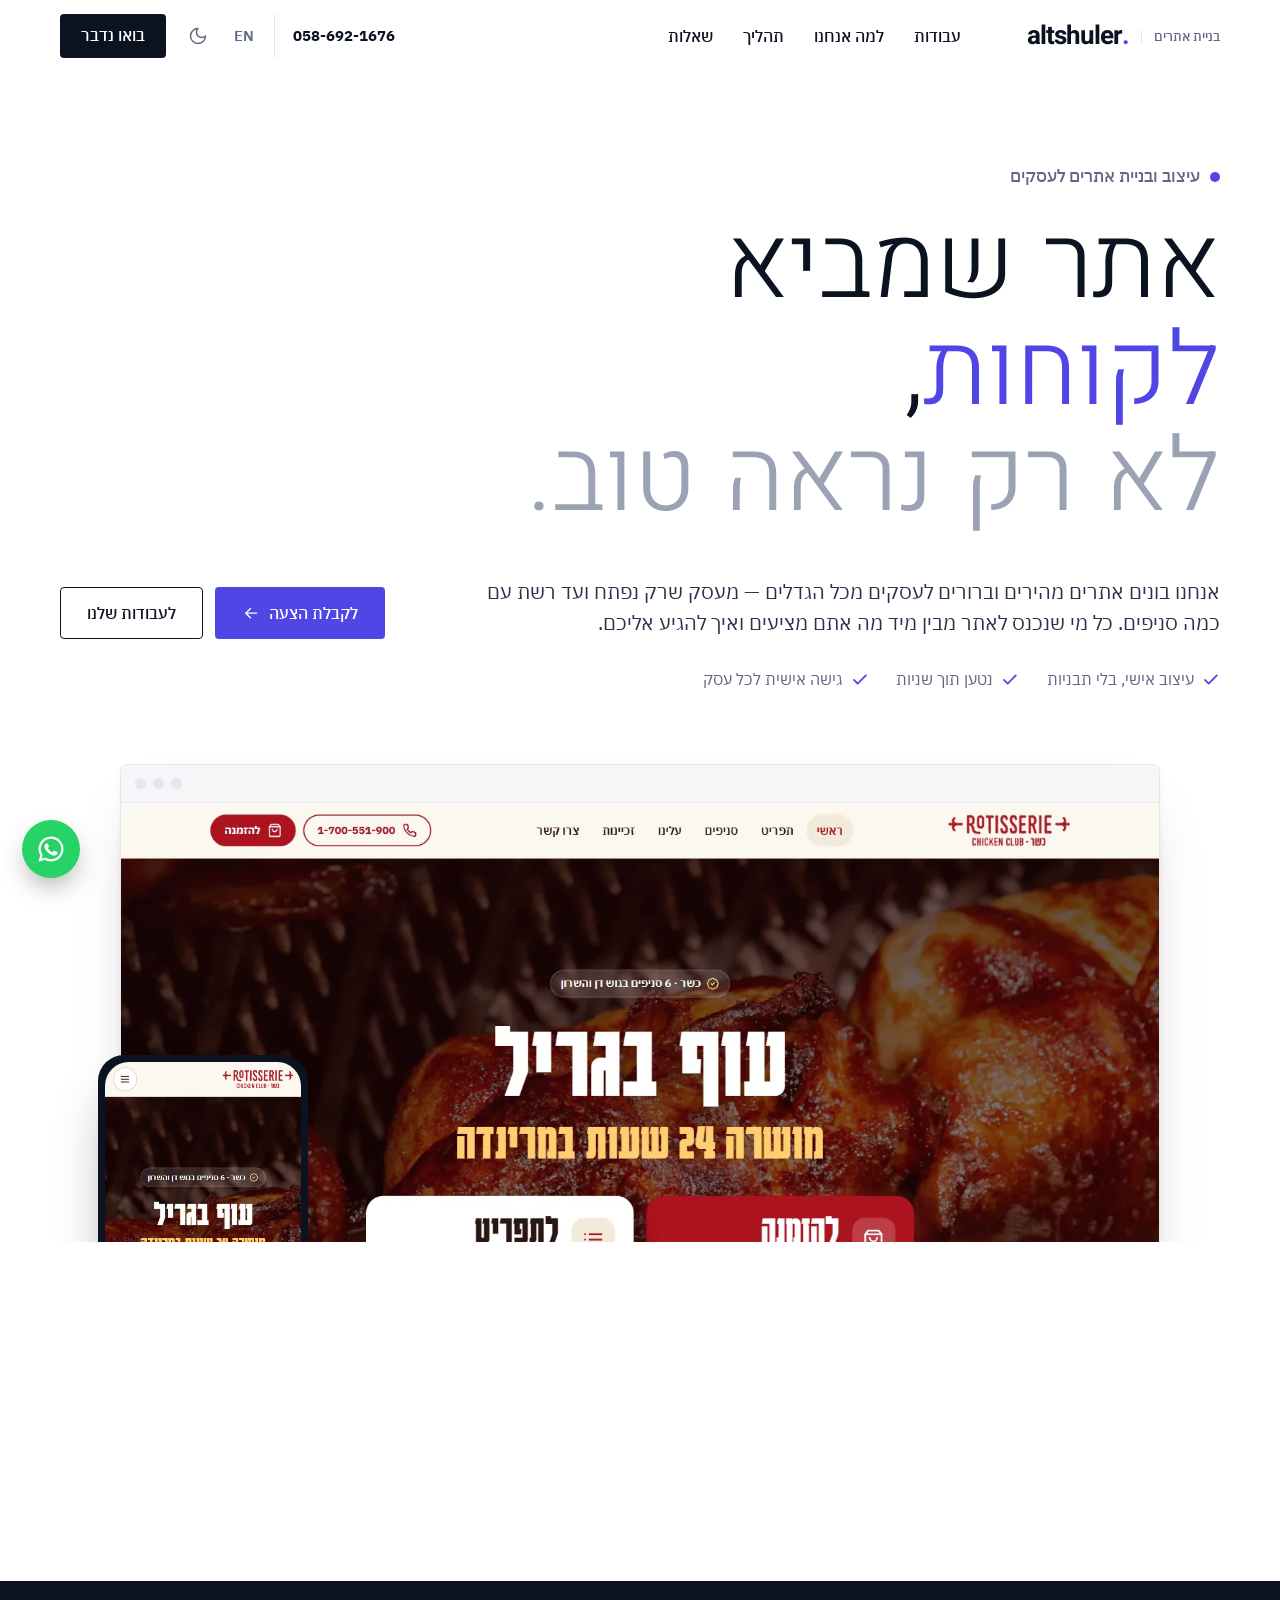
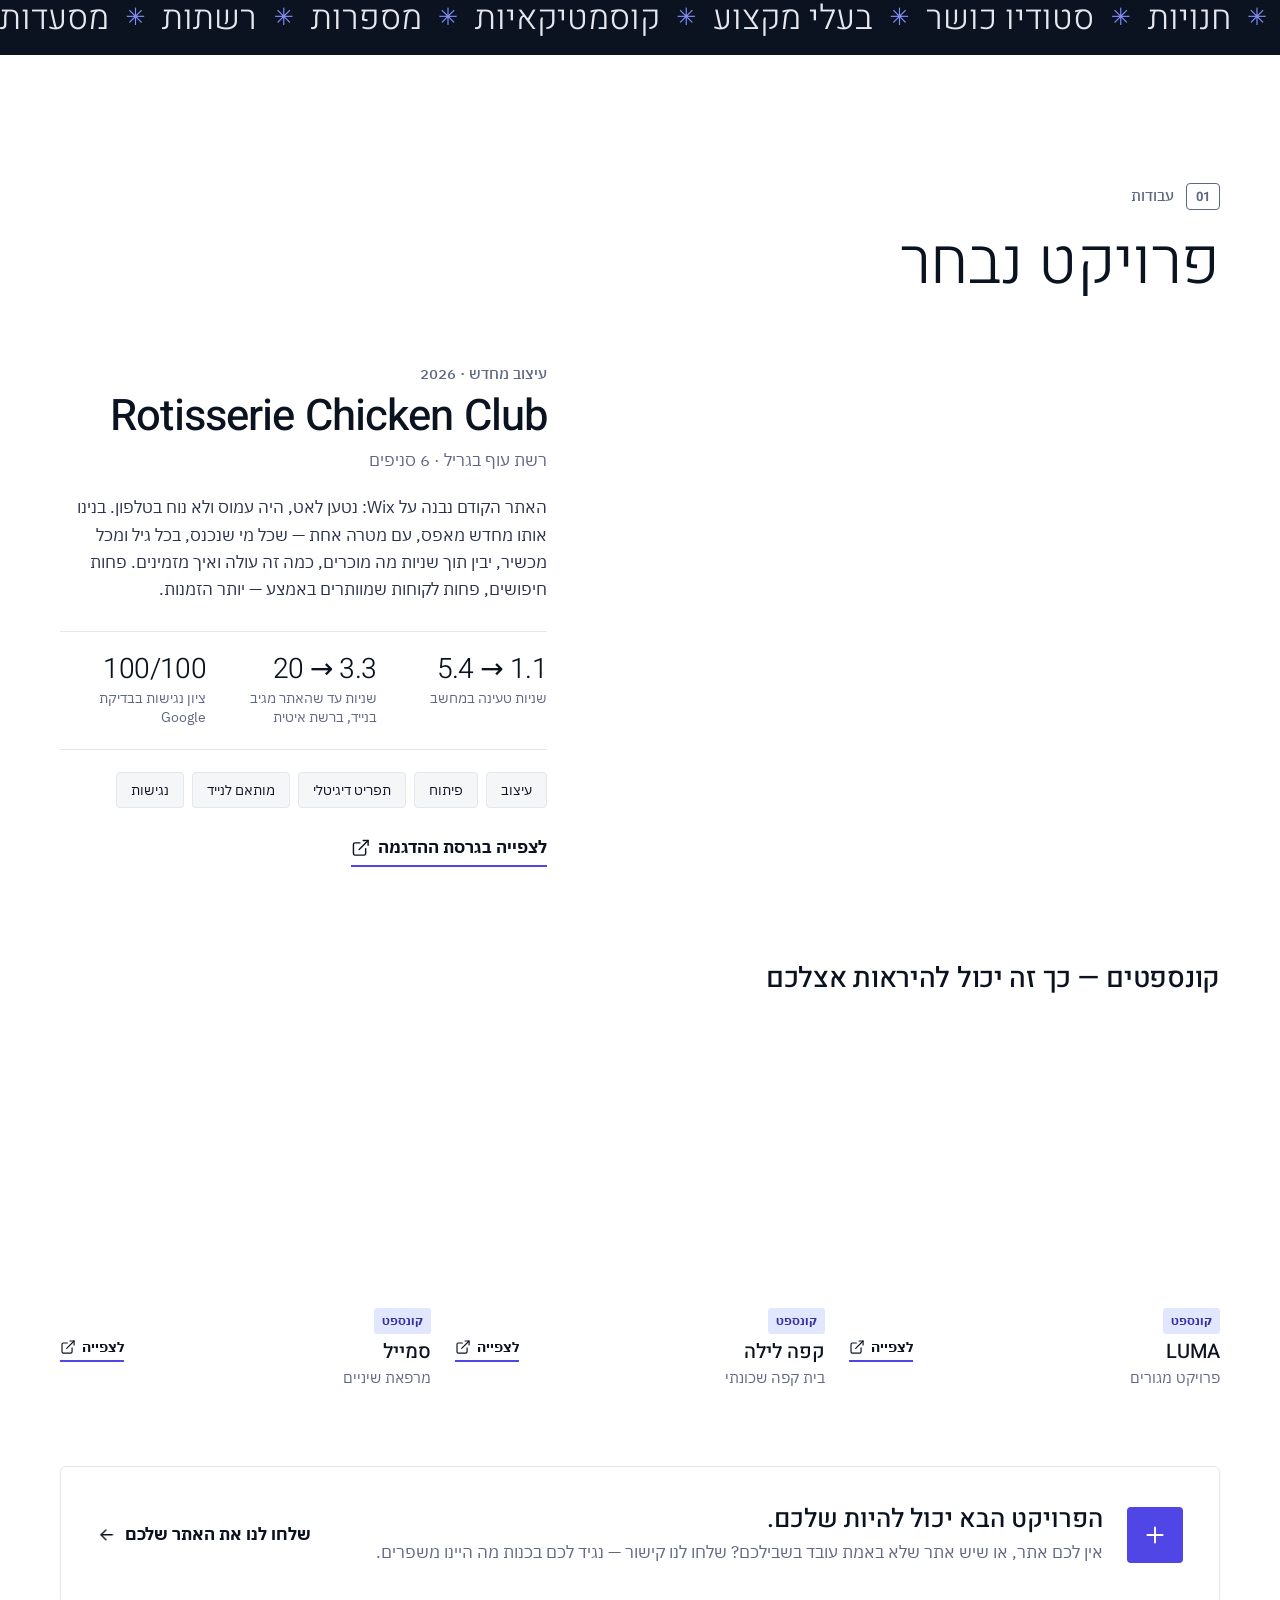
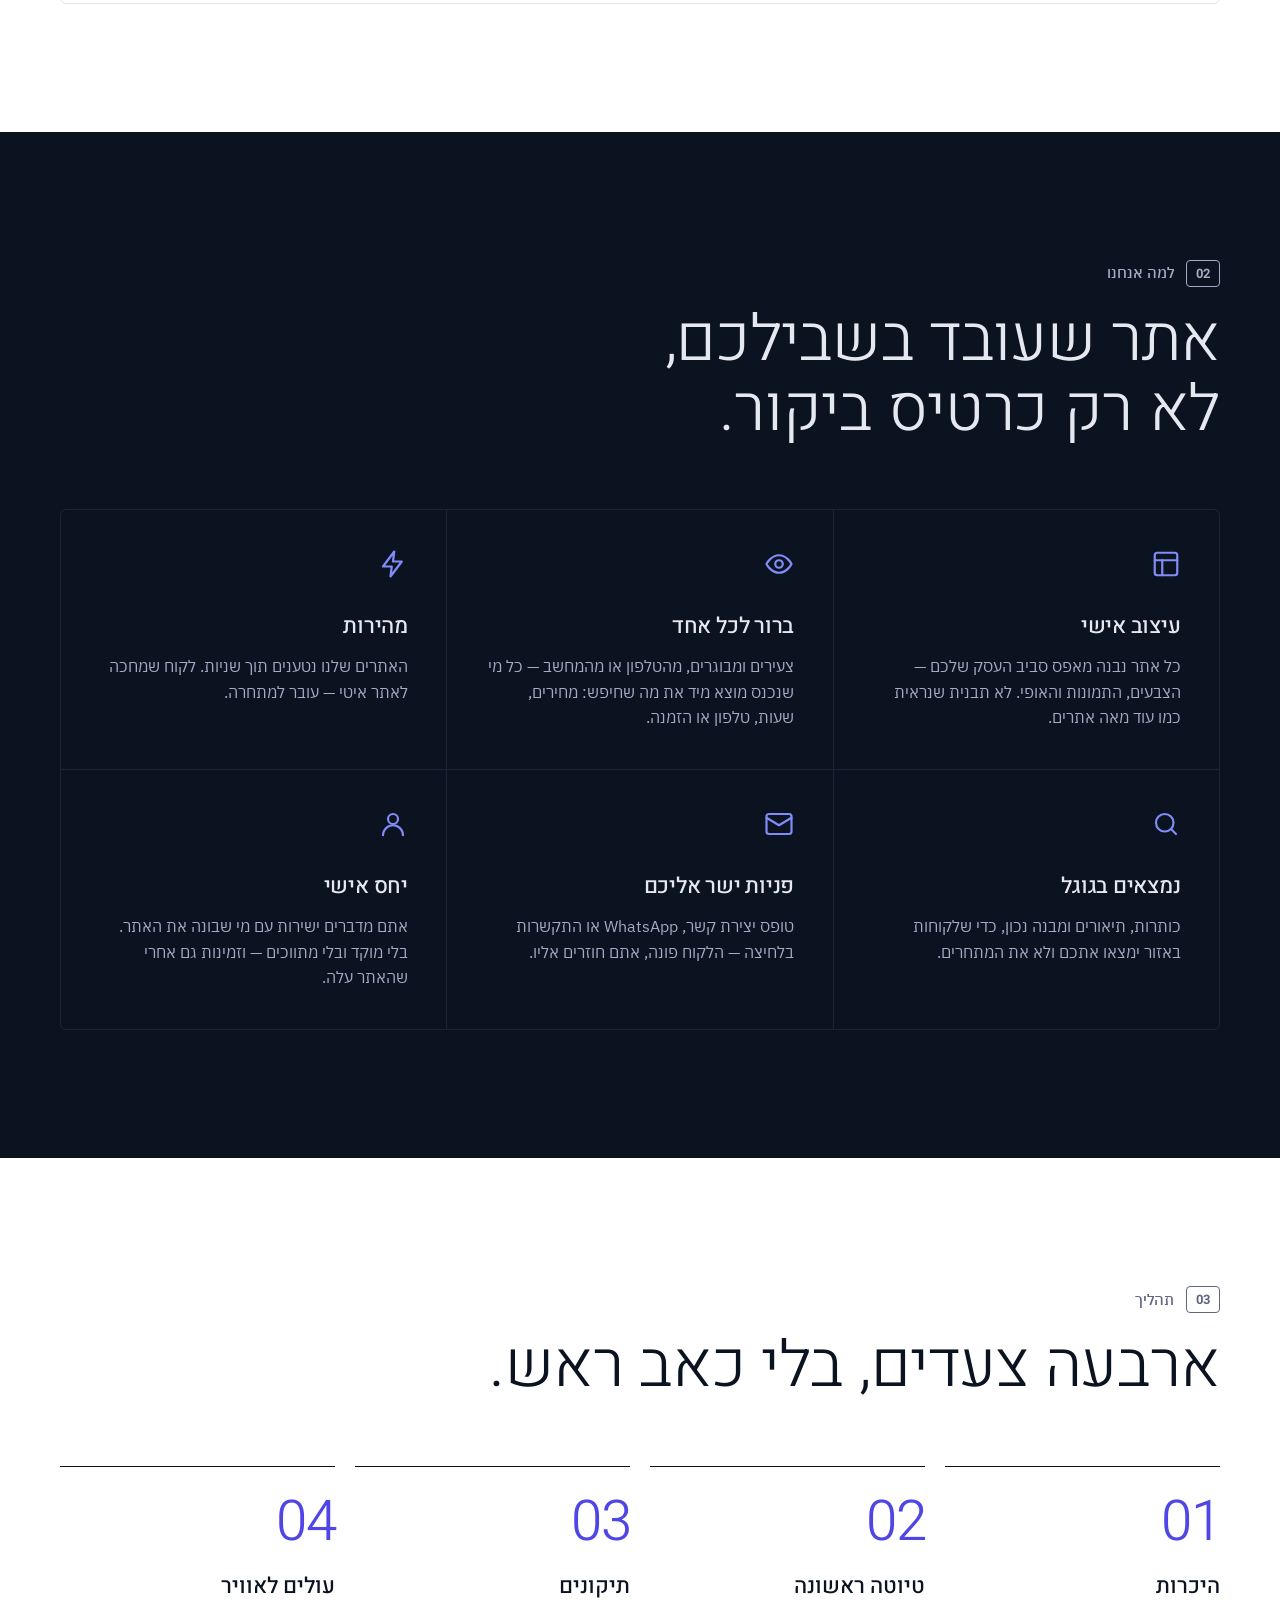
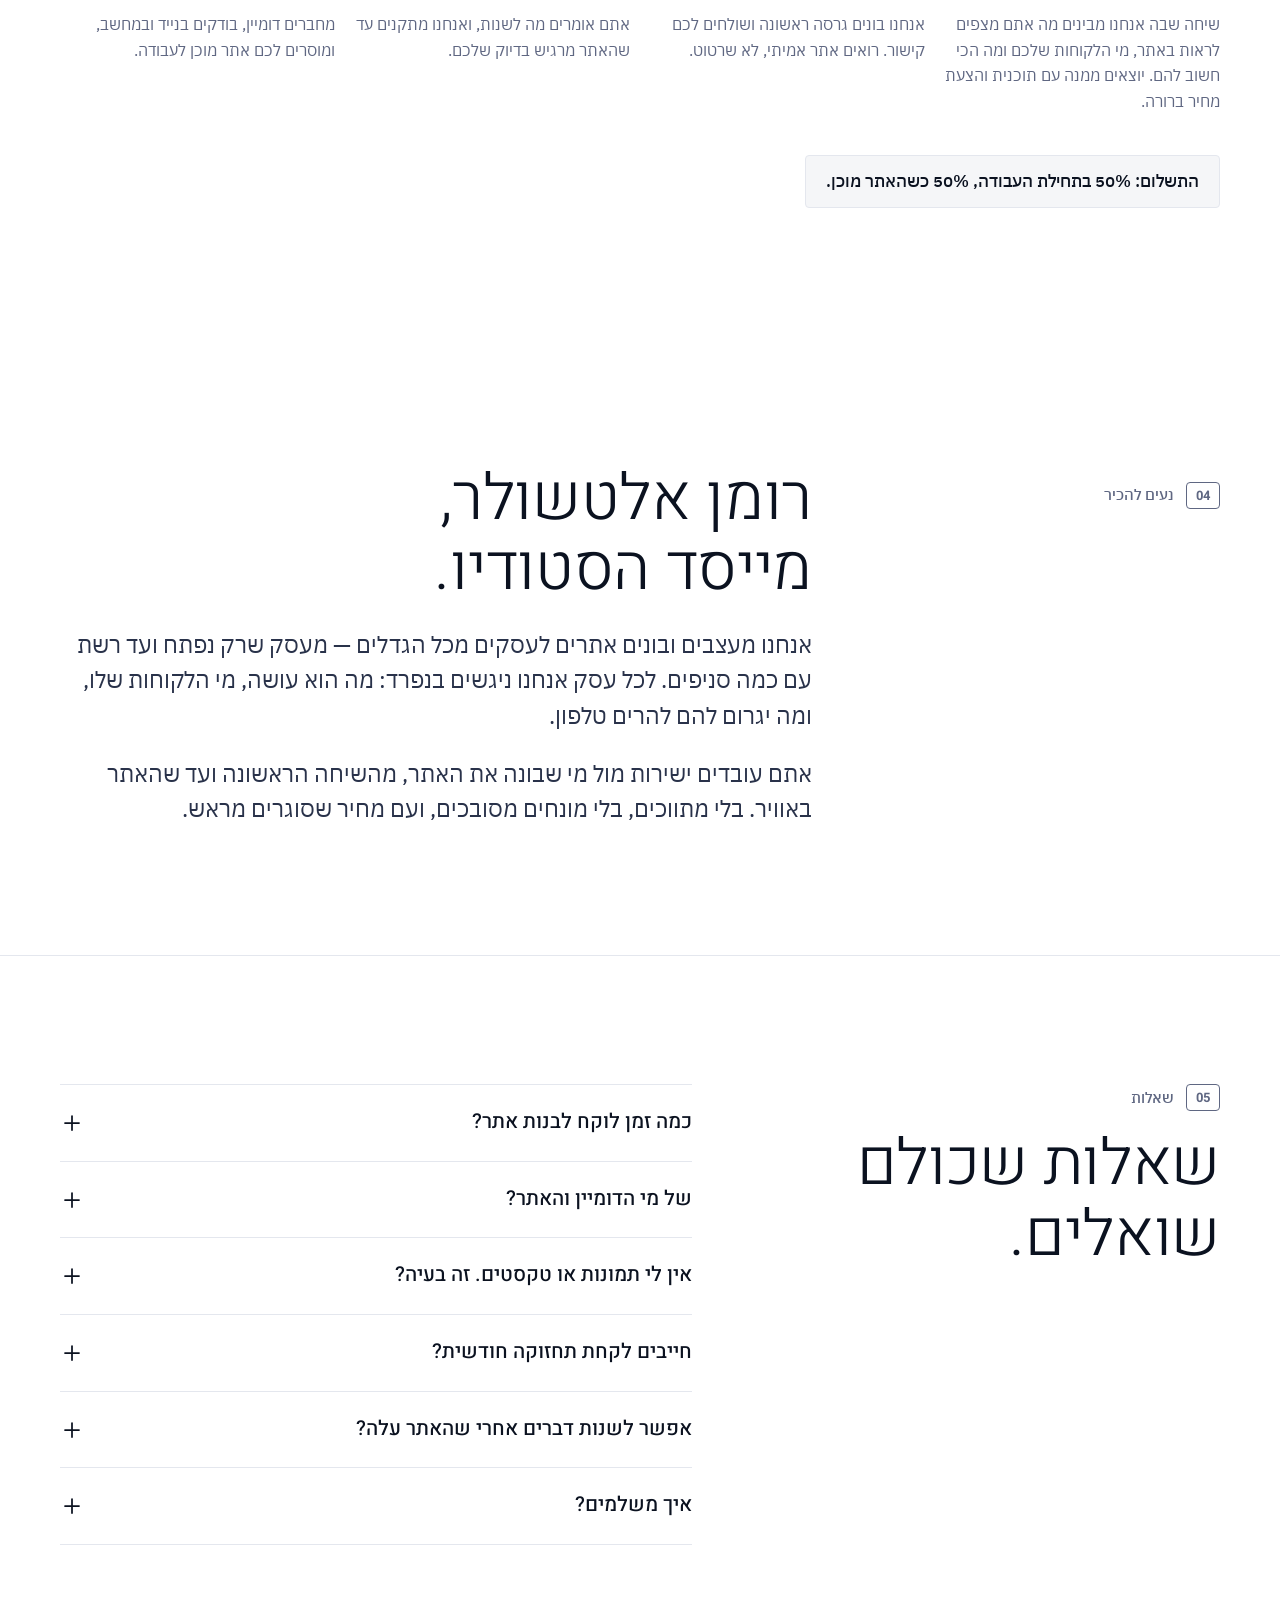
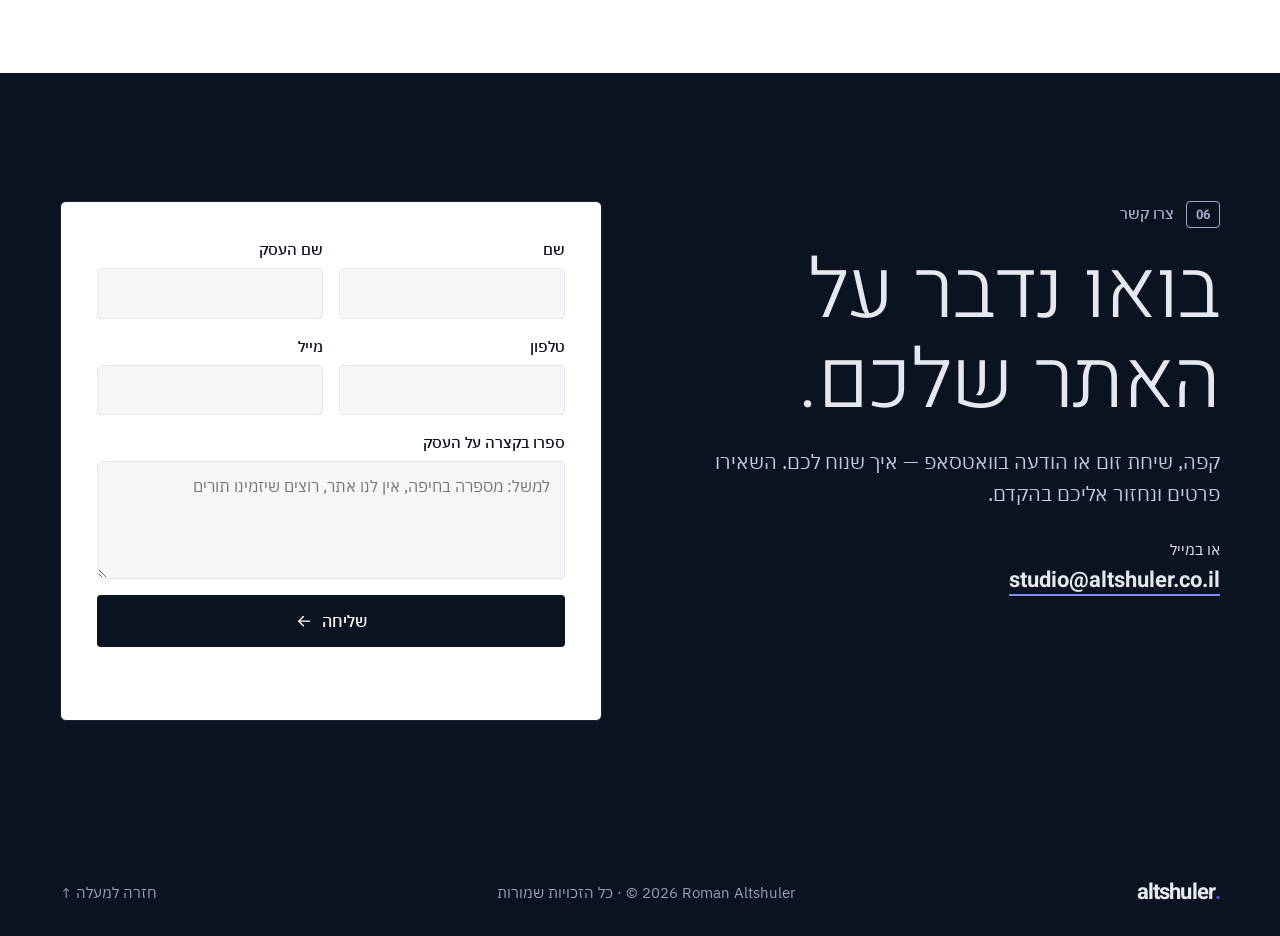
<file: index.html>
<!doctype html>
<html lang="he" dir="rtl">
<head>
<meta charset="utf-8">
<meta name="viewport" content="width=device-width, initial-scale=1">
<title>Altshuler — עיצוב ובניית אתרים לעסקים</title>
<meta name="description" content="עיצוב ובניית אתרים לעסקים מכל הגדלים — מעסק שרק נפתח ועד רשת עם כמה סניפים. אתר מהיר, ברור ומותאם לנייד, עם גישה אישית לכל לקוח.">
<meta name="theme-color" content="#FFFFFF">
<script>try{var t=localStorage.getItem('theme');if(t)document.documentElement.dataset.theme=t}catch(e){}</script>
<meta name="google-site-verification" content="6T6on3ABnXPG_Xr47UX2pxeP_9kdInPiHM5eI0HlFHE">
<meta property="og:title" content="Altshuler — עיצוב ובניית אתרים לעסקים">
<meta property="og:description" content="עיצוב ובניית אתרים לעסקים מכל הגדלים — מעסק שרק נפתח ועד רשת עם כמה סניפים. אתר מהיר, ברור ומותאם לנייד, עם גישה אישית לכל לקוח.">
<meta property="og:image" content="https://www.altshuler.co.il/img/roti-desktop-1440.webp">
<meta property="og:url" content="https://www.altshuler.co.il/">
<link rel="canonical" href="https://www.altshuler.co.il/">
<link rel="alternate" hreflang="he" href="https://www.altshuler.co.il/">
<link rel="alternate" hreflang="en" href="https://www.altshuler.co.il/en/">
<link rel="alternate" hreflang="x-default" href="https://www.altshuler.co.il/">
<link rel="icon" href="favicon.ico" sizes="any">
<link rel="icon" href="favicon.svg" type="image/svg+xml">
<link rel="apple-touch-icon" href="apple-touch-icon.png">
<link rel="manifest" href="site.webmanifest">
<link rel="preload" href="fonts/heebo-hebrew-0.woff2" as="font" type="font/woff2" crossorigin>
<link rel="preload" href="fonts/ibmplex-hebrew-2.woff2" as="font" type="font/woff2" crossorigin>
<style>@font-face { font-family: 'Heebo'; font-style: normal; font-weight: 300; font-display: swap; src: url(fonts/heebo-hebrew-0.woff2) format('woff2'); unicode-range: U+0307-0308, U+0590-05FF, U+200C-2010, U+20AA, U+25CC, U+FB1D-FB4F; } @font-face { font-family: 'Heebo'; font-style: normal; font-weight: 300; font-display: swap; src: url(fonts/heebo-latin-1.woff2) format('woff2'); unicode-range: U+0000-00FF, U+0131, U+0152-0153, U+02BB-02BC, U+02C6, U+02DA, U+02DC, U+0304, U+0308, U+0329, U+2000-206F, U+20AC, U+2122, U+2191, U+2193, U+2212, U+2215, U+FEFF, U+FFFD; } @font-face { font-family: 'Heebo'; font-style: normal; font-weight: 400; font-display: swap; src: url(fonts/heebo-hebrew-0.woff2) format('woff2'); unicode-range: U+0307-0308, U+0590-05FF, U+200C-2010, U+20AA, U+25CC, U+FB1D-FB4F; } @font-face { font-family: 'Heebo'; font-style: normal; font-weight: 400; font-display: swap; src: url(fonts/heebo-latin-1.woff2) format('woff2'); unicode-range: U+0000-00FF, U+0131, U+0152-0153, U+02BB-02BC, U+02C6, U+02DA, U+02DC, U+0304, U+0308, U+0329, U+2000-206F, U+20AC, U+2122, U+2191, U+2193, U+2212, U+2215, U+FEFF, U+FFFD; } @font-face { font-family: 'Heebo'; font-style: normal; font-weight: 500; font-display: swap; src: url(fonts/heebo-hebrew-0.woff2) format('woff2'); unicode-range: U+0307-0308, U+0590-05FF, U+200C-2010, U+20AA, U+25CC, U+FB1D-FB4F; } @font-face { font-family: 'Heebo'; font-style: normal; font-weight: 500; font-display: swap; src: url(fonts/heebo-latin-1.woff2) format('woff2'); unicode-range: U+0000-00FF, U+0131, U+0152-0153, U+02BB-02BC, U+02C6, U+02DA, U+02DC, U+0304, U+0308, U+0329, U+2000-206F, U+20AC, U+2122, U+2191, U+2193, U+2212, U+2215, U+FEFF, U+FFFD; } @font-face { font-family: 'Heebo'; font-style: normal; font-weight: 700; font-display: swap; src: url(fonts/heebo-hebrew-0.woff2) format('woff2'); unicode-range: U+0307-0308, U+0590-05FF, U+200C-2010, U+20AA, U+25CC, U+FB1D-FB4F; } @font-face { font-family: 'Heebo'; font-style: normal; font-weight: 700; font-display: swap; src: url(fonts/heebo-latin-1.woff2) format('woff2'); unicode-range: U+0000-00FF, U+0131, U+0152-0153, U+02BB-02BC, U+02C6, U+02DA, U+02DC, U+0304, U+0308, U+0329, U+2000-206F, U+20AC, U+2122, U+2191, U+2193, U+2212, U+2215, U+FEFF, U+FFFD; } @font-face { font-family: 'IBM Plex Sans Hebrew'; font-style: normal; font-weight: 400; font-display: swap; src: url(fonts/ibmplex-hebrew-2.woff2) format('woff2'); unicode-range: U+0307-0308, U+0590-05FF, U+200C-2010, U+20AA, U+25CC, U+FB1D-FB4F; } @font-face { font-family: 'IBM Plex Sans Hebrew'; font-style: normal; font-weight: 400; font-display: swap; src: url(fonts/ibmplex-latin-3.woff2) format('woff2'); unicode-range: U+0000-00FF, U+0131, U+0152-0153, U+02BB-02BC, U+02C6, U+02DA, U+02DC, U+0304, U+0308, U+0329, U+2000-206F, U+20AC, U+2122, U+2191, U+2193, U+2212, U+2215, U+FEFF, U+FFFD; } @font-face { font-family: 'IBM Plex Sans Hebrew'; font-style: normal; font-weight: 500; font-display: swap; src: url(fonts/ibmplex-hebrew-4.woff2) format('woff2'); unicode-range: U+0307-0308, U+0590-05FF, U+200C-2010, U+20AA, U+25CC, U+FB1D-FB4F; } @font-face { font-family: 'IBM Plex Sans Hebrew'; font-style: normal; font-weight: 500; font-display: swap; src: url(fonts/ibmplex-latin-5.woff2) format('woff2'); unicode-range: U+0000-00FF, U+0131, U+0152-0153, U+02BB-02BC, U+02C6, U+02DA, U+02DC, U+0304, U+0308, U+0329, U+2000-206F, U+20AC, U+2122, U+2191, U+2193, U+2212, U+2215, U+FEFF, U+FFFD; } @font-face { font-family: 'IBM Plex Sans Hebrew'; font-style: normal; font-weight: 600; font-display: swap; src: url(fonts/ibmplex-hebrew-6.woff2) format('woff2'); unicode-range: U+0307-0308, U+0590-05FF, U+200C-2010, U+20AA, U+25CC, U+FB1D-FB4F; } @font-face { font-family: 'IBM Plex Sans Hebrew'; font-style: normal; font-weight: 600; font-display: swap; src: url(fonts/ibmplex-latin-7.woff2) format('woff2'); unicode-range: U+0000-00FF, U+0131, U+0152-0153, U+02BB-02BC, U+02C6, U+02DA, U+02DC, U+0304, U+0308, U+0329, U+2000-206F, U+20AC, U+2122, U+2191, U+2193, U+2212, U+2215, U+FEFF, U+FFFD; } @font-face { font-family: 'IBM Plex Sans Hebrew'; font-style: normal; font-weight: 700; font-display: swap; src: url(fonts/ibmplex-hebrew-8.woff2) format('woff2'); unicode-range: U+0307-0308, U+0590-05FF, U+200C-2010, U+20AA, U+25CC, U+FB1D-FB4F; } @font-face { font-family: 'IBM Plex Sans Hebrew'; font-style: normal; font-weight: 700; font-display: swap; src: url(fonts/ibmplex-latin-9.woff2) format('woff2'); unicode-range: U+0000-00FF, U+0131, U+0152-0153, U+02BB-02BC, U+02C6, U+02DA, U+02DC, U+0304, U+0308, U+0329, U+2000-206F, U+20AC, U+2122, U+2191, U+2193, U+2212, U+2215, U+FEFF, U+FFFD; }:root{--bg: #F4F1EA;--paper: #FBF9F5;--ink: #121212;--ink-2: #2A2825;--muted: #5E5A53;--line: #DCD6CA;--accent: #FF5A1F;--accent-ink: #121212;--accent-text: #C2410C;--display: 'Rubik', 'Heebo', system-ui, sans-serif;--body: 'Heebo', 'Rubik', system-ui, sans-serif;--wrap: 1240px;--gutter: clamp(16px, 4vw, 40px);--radius: 18px;--ease: cubic-bezier(.2, .7, .2, 1);}*{box-sizing: border-box;}html{scroll-behavior: smooth;scroll-padding-top: 84px;-webkit-text-size-adjust: 100%;}body{margin: 0;background: var(--bg);color: var(--ink);font: 400 17px/1.6 var(--body);-webkit-font-smoothing: antialiased;overflow-x: clip;}img{display: block;max-width: 100%;height: auto;}a{color: inherit;}h1, h2, h3{margin: 0;font-family: var(--display);}p{margin: 0;}ul, ol{margin: 0;padding: 0;list-style: none;}:focus-visible{outline: 3px solid var(--accent);outline-offset: 3px;border-radius: 6px;}.wrap{width: 100%;max-width: var(--wrap);margin-inline: auto;padding-inline: var(--gutter);}.ico{width: 1.15em;height: 1.15em;flex: none;fill: none;stroke: currentColor;stroke-width: 1.75;stroke-linecap: round;stroke-linejoin: round;}.ico.flip{transform: scaleX(-1);}.skip{position: absolute;inset-inline-start: 12px;top: -60px;z-index: 100;background: var(--ink);color: var(--bg);padding: 10px 16px;border-radius: 10px;}.skip:focus{top: 12px;}.btn{display: inline-flex;align-items: center;justify-content: center;gap: .55em;min-height: 52px;padding: 0 26px;border-radius: 999px;border: 1.5px solid transparent;font: 500 16px/1 var(--body);text-decoration: none;cursor: pointer;transition: transform .2s var(--ease), background-color .2s, color .2s, border-color .2s;}.btn:hover{transform: translateY(-2px);}.btn:active{transform: translateY(0);}.btn .ico{transition: transform .2s var(--ease);}.btn:hover .ico{transform: translateX(3px);}.btn:hover .ico.flip{transform: scaleX(-1) translateX(3px);}.btn--accent{background: var(--accent);color: var(--accent-ink);}.btn--accent:hover{background: #ff6d38;}.btn--ink{background: var(--ink);color: var(--bg);}.btn--ink:hover{background: #2b2b2b;}.btn--line{border-color: var(--ink);color: var(--ink);background: transparent;}.btn--line:hover{background: var(--ink);color: var(--bg);}.hdr{position: sticky;top: 0;z-index: 50;background: rgba(244, 241, 234, .86);backdrop-filter: blur(12px);-webkit-backdrop-filter: blur(12px);border-bottom: 1px solid transparent;transition: border-color .3s;}.hdr.is-scrolled{border-bottom-color: var(--line);}.hdr__in{display: flex;align-items: center;justify-content: space-between;gap: 24px;min-height: 72px;}.logo{font: 800 26px/1 var(--display);letter-spacing: -.04em;text-decoration: none;direction: ltr;display: inline-flex;align-items: baseline;gap: 0;}.logo b{color: var(--accent);}.logo small{font: 500 11px/1 var(--body);letter-spacing: .14em;text-transform: uppercase;color: var(--muted);margin-inline-start: 12px;padding-inline-start: 12px;border-inline-start: 1px solid var(--line);align-self: center;}html[dir=rtl] .logo small{letter-spacing: 0;font-size: 13px;}.logo--sm{font-size: 22px;}.nav{display: flex;align-items: center;gap: 4px;}.nav a{padding: 10px 14px;border-radius: 999px;text-decoration: none;font-size: 15.5px;font-weight: 500;transition: background-color .2s;}.nav a:not(.btn):hover{background: rgba(18, 18, 18, .06);}.nav__lang{border: 1.5px solid var(--line);margin-inline: 6px;font-weight: 700 !important;}.nav .nav__cta{min-height: 44px;padding: 0 20px;color: var(--bg);}.burger{display: none;width: 48px;height: 48px;border-radius: 50%;border: 1.5px solid var(--line);background: var(--paper);color: var(--ink);cursor: pointer;align-items: center;justify-content: center;}.burger .ico{width: 22px;height: 22px;}.burger .i-close{display: none;}.hero{padding: clamp(40px, 7vw, 96px) 0 0;}.kicker{display: inline-flex;align-items: center;gap: 10px;font-weight: 500;color: var(--muted);margin-bottom: 22px;}.kicker::before{content: '';width: 10px;height: 10px;border-radius: 50%;background: var(--accent);box-shadow: 0 0 0 5px rgba(255, 90, 31, .18);}.hero__title{position: relative;z-index: 0;font-size: clamp(44px, 8vw, 112px);line-height: .98;font-weight: 800;letter-spacing: -.025em;word-spacing: .04em;}html[dir=rtl] .hero__title{letter-spacing: -.01em;line-height: 1.04;}.hero__title .line{display: block;}.hero__title .line:last-child{color: var(--muted);}.hero__title em{font-style: normal;position: relative;white-space: nowrap;}.hero__title em::after{content: '';position: absolute;inset-inline: -.04em;bottom: .06em;height: .2em;background: var(--accent);z-index: -1;border-radius: 4px;transform-origin: inline-start;animation: mark 1s .7s var(--ease) both;}@keyframes mark{from{transform: scaleX(0);}}html[dir=rtl] .hero__title em::after{transform-origin: right;}html[dir=ltr] .hero__title em::after{transform-origin: left;}.hero__row{display: flex;align-items: flex-end;justify-content: space-between;gap: 32px 48px;flex-wrap: wrap;margin-top: clamp(28px, 4vw, 44px);}.lead{font-size: clamp(18px, 1.6vw, 21px);line-height: 1.55;color: var(--ink-2);max-width: 36em;}.hero__cta{display: flex;gap: 12px;flex-wrap: wrap;}.facts{display: flex;flex-wrap: wrap;gap: 10px 28px;margin-top: 28px;color: var(--muted);font-size: 15.5px;}.facts li{display: inline-flex;align-items: center;gap: 8px;}.facts .ico{color: var(--accent);stroke-width: 2.4;}.hero__media{position: relative;margin-top: clamp(40px, 6vw, 72px);padding-bottom: 40px;}.hero__media .browser{max-width: 1040px;margin-inline: auto;transform: rotate(-1deg);}html[dir=rtl] .hero__media .browser{transform: rotate(1deg);}.hero__media .phone{position: absolute;inset-inline-end: clamp(0px, 3vw, 40px);bottom: 0;width: clamp(130px, 17vw, 210px);transform: rotate(4deg);}html[dir=rtl] .hero__media .phone{transform: rotate(-4deg);}.browser{background: var(--paper);border-radius: 14px;overflow: hidden;border: 1px solid var(--line);box-shadow: 0 30px 60px -30px rgba(18, 18, 18, .35), 0 2px 6px rgba(18, 18, 18, .06);}.browser__bar{display: flex;align-items: center;gap: 7px;height: 38px;padding: 0 14px;border-bottom: 1px solid var(--line);direction: ltr;}.browser__bar i{width: 11px;height: 11px;border-radius: 50%;background: var(--line);}.browser__bar span{margin-inline: auto;font-size: 12.5px;color: var(--muted);background: var(--bg);padding: 4px 18px;border-radius: 999px;}.browser img{width: 100%;}.phone{background: var(--ink);border-radius: 30px;padding: 7px;box-shadow: 0 30px 60px -20px rgba(18, 18, 18, .45);}.phone img{width: 100%;border-radius: 24px;}.band{margin-top: clamp(48px, 7vw, 88px);background: var(--ink);color: var(--bg);overflow: hidden;padding: 20px 0;direction: ltr;}.band__track{display: flex;width: max-content;animation: band 38s linear infinite;}.band span{display: flex;font: 700 clamp(22px, 3vw, 34px)/1 var(--display);white-space: nowrap;}.band i{font-style: normal;color: var(--accent);margin: 0 .7em;font-size: .7em;align-self: center;}@keyframes band{to{transform: translateX(-50%);}}.sec{padding: clamp(72px, 10vw, 140px) 0;}.sec--dark{background: var(--ink);color: var(--bg);}.sec--paper{background: var(--paper);border-block: 1px solid var(--line);}.sec--line{border-top: 1px solid var(--line);}.sec--accent{background: var(--accent);color: var(--accent-ink);}.eyebrow{display: flex;align-items: center;gap: 12px;font-weight: 500;font-size: 15px;color: var(--muted);margin-bottom: 18px;}.eyebrow span{font: 700 13px/1 var(--display);padding: 6px 9px;border: 1.5px solid currentColor;border-radius: 999px;}.sec--dark .eyebrow{color: #A8A298;}.sec--accent .eyebrow{color: var(--ink);}.h2{font-size: clamp(34px, 5vw, 68px);line-height: 1.04;font-weight: 800;letter-spacing: -.03em;max-width: 16em;text-wrap: balance;}html[dir=rtl] .h2{letter-spacing: -.005em;line-height: 1.1;}.h2--xl{font-size: clamp(40px, 6.4vw, 88px);}.lead--sec{margin-top: 20px;color: var(--muted);}.case{display: grid;grid-template-columns: 1.25fr 1fr;gap: clamp(32px, 5vw, 72px);align-items: center;margin-top: clamp(40px, 5vw, 64px);}.case__media{position: relative;padding-bottom: 36px;padding-inline-end: 40px;}.case__media .phone{position: absolute;inset-inline-end: 0;bottom: 0;width: clamp(110px, 13vw, 170px);}.case__meta{font-size: 14.5px;color: var(--muted);font-weight: 500;}.case__name{font-size: clamp(30px, 3.4vw, 44px);line-height: 1.1;letter-spacing: -.02em;margin-top: 8px;direction: ltr;text-align: start;}html[dir=rtl] .case__name{text-align: right;}.case__type{color: var(--muted);margin-top: 6px;}.case__task{margin-top: 20px;color: var(--ink-2);}.stats{display: grid;grid-template-columns: repeat(3, minmax(0, 1fr));gap: 12px 24px;margin: 28px 0 0;padding: 22px 0;border-block: 1px solid var(--line);}.stats div{display: flex;flex-direction: column-reverse;justify-content: flex-end;}.stats dd{margin: 0;white-space: nowrap;font: 800 clamp(22px, 2.2vw, 30px)/1.1 var(--display);letter-spacing: -.02em;text-align: start;}html[dir=rtl] .stats dd{text-align: right;}.stats dt{font-size: 13.5px;line-height: 1.4;color: var(--muted);margin-top: 4px;}.tags{display: flex;flex-wrap: wrap;gap: 8px;margin-top: 22px;}.tags li{font-size: 14px;padding: 6px 14px;border-radius: 999px;background: var(--paper);border: 1px solid var(--line);}.link{display: inline-flex;align-items: center;gap: 8px;margin-top: 26px;font-weight: 700;text-decoration: none;border-bottom: 2px solid var(--accent);padding-bottom: 4px;}.link:hover{color: #B83A0C;}.next{display: grid;grid-template-columns: auto 1fr auto;align-items: center;gap: 24px;margin-top: clamp(48px, 6vw, 80px);padding: clamp(24px, 3vw, 36px);border: 2px dashed #C9C1B2;border-radius: var(--radius);text-decoration: none;transition: border-color .2s, background-color .2s;}.next:hover{border-color: var(--ink);background: var(--paper);}.next__plus{display: grid;place-items: center;width: 56px;height: 56px;border-radius: 50%;background: var(--accent);}.next__plus .ico{width: 26px;height: 26px;}.next strong{display: block;font: 700 clamp(20px, 2vw, 26px)/1.25 var(--display);}.next strong + span{display: block;color: var(--muted);margin-top: 4px;}.next__cta{display: inline-flex;align-items: center;gap: 8px;font-weight: 700;white-space: nowrap;}.grid3{display: grid;grid-template-columns: repeat(3, 1fr);gap: 1px;margin-top: clamp(40px, 5vw, 64px);background: #34322E;border: 1px solid #34322E;border-radius: var(--radius);overflow: hidden;}.feat{background: var(--ink);padding: clamp(26px, 3vw, 40px);transition: background-color .25s;}.feat:hover{background: #1B1A18;}.feat .ico{width: 30px;height: 30px;color: var(--accent);}.feat h3{font-size: 22px;margin-top: 22px;letter-spacing: -.01em;}.feat p{color: #B9B3A8;margin-top: 10px;font-size: 16px;}.steps{display: grid;grid-template-columns: repeat(4, 1fr);gap: 20px;margin-top: clamp(40px, 5vw, 64px);counter-reset: s;}.steps li{position: relative;padding-top: 28px;border-top: 2px solid var(--ink);}.steps__n{display: block;font: 800 clamp(44px, 4.4vw, 64px)/1 var(--display);color: var(--accent-text);letter-spacing: -.03em;}.steps h3{font-size: 22px;margin-top: 18px;}.steps p{color: var(--muted);margin-top: 8px;font-size: 16px;}.note{margin-top: 40px;display: inline-block;padding: 12px 20px;border-radius: 999px;background: var(--paper);border: 1px solid var(--line);font-weight: 500;}.plans{display: grid;grid-template-columns: repeat(3, 1fr);gap: 20px;margin-top: clamp(36px, 4vw, 56px);align-items: stretch;}.plan{position: relative;display: flex;flex-direction: column;background: var(--bg);border: 1px solid var(--line);border-radius: var(--radius);padding: clamp(26px, 2.6vw, 36px);}.plan--pop{background: var(--ink);color: var(--bg);border-color: var(--ink);}.plan__badge{position: absolute;top: -13px;inset-inline-start: 28px;background: var(--accent);color: var(--accent-ink);font-size: 13px;font-weight: 700;padding: 6px 12px;border-radius: 999px;}.plan h3{font-size: 26px;letter-spacing: -.01em;}.plan__d{color: var(--muted);margin-top: 6px;font-size: 16px;min-height: 3.2em;}.plan--pop .plan__d, .plan--pop .plan__once{color: #B9B3A8;}.price{display: flex;align-items: baseline;gap: 6px;margin-top: 22px;}.price span{font: 800 clamp(44px, 4.4vw, 58px)/1 var(--display);letter-spacing: -.03em;}.price small{font-size: 16px;font-weight: 500;}.plan__once{font-size: 14px;color: var(--muted);margin-top: 6px;}.plan ul{margin: 24px 0 28px;display: grid;gap: 11px;flex: 1;align-content: start;}.plan li{display: flex;gap: 10px;align-items: flex-start;font-size: 16px;}.plan li .ico{color: var(--accent);stroke-width: 2.4;margin-top: 4px;}.plan .btn{width: 100%;}.plan--pop .btn--line{border-color: var(--bg);color: var(--bg);}.care{display: flex;justify-content: space-between;align-items: center;gap: 24px 48px;flex-wrap: wrap;margin-top: 20px;padding: clamp(24px, 2.6vw, 34px);border-radius: var(--radius);border: 1.5px solid var(--ink);}.care h3{font-size: 22px;}.care p:not(.price){color: var(--ink-2);margin-top: 6px;max-width: 42em;}.price--sm{margin: 0;}.price--sm span{font-size: clamp(36px, 3.4vw, 46px);}.about{display: grid;grid-template-columns: 1fr 2fr;gap: 32px;align-items: start;}.about .eyebrow{margin-top: 18px;}.about__body p{font-size: clamp(19px, 1.8vw, 24px);line-height: 1.55;color: var(--ink-2);margin-top: 22px;max-width: 34em;}.about__body .h2{max-width: none;}.faq{display: grid;grid-template-columns: 1fr 1.4fr;gap: clamp(32px, 6vw, 96px);align-items: start;}.faq > div:first-child{position: sticky;top: 110px;}.faq__list{border-top: 1px solid var(--line);}details{border-bottom: 1px solid var(--line);}summary{display: flex;justify-content: space-between;align-items: center;gap: 20px;padding: 24px 0;cursor: pointer;list-style: none;font: 700 clamp(18px, 1.6vw, 21px)/1.35 var(--display);}summary::-webkit-details-marker{display: none;}summary .ico{width: 24px;height: 24px;transition: transform .3s var(--ease);}details[open] summary .ico{transform: rotate(45deg);}details p{padding: 0 0 26px;color: var(--ink-2);max-width: 40em;}.contact{display: grid;grid-template-columns: 1fr 1fr;gap: clamp(36px, 6vw, 96px);align-items: start;}.contact .lead{margin-top: 20px;}.contact__mail{margin-top: 28px;display: flex;flex-direction: column;gap: 4px;font-size: 15px;}.contact__mail a{font: 700 clamp(18px, 1.8vw, 22px)/1.3 var(--display);text-decoration: none;border-bottom: 2px solid var(--ink);align-self: flex-start;word-break: break-all;}.form{display: grid;grid-template-columns: 1fr 1fr;gap: 16px;background: var(--bg);color: var(--ink);padding: clamp(22px, 3vw, 36px);border-radius: var(--radius);box-shadow: 0 30px 60px -30px rgba(18, 18, 18, .4);}.form .full{grid-column: 1 / -1;}.form label{display: flex;flex-direction: column;gap: 7px;font-size: 14.5px;font-weight: 500;}.form input, .form select, .form textarea{font: 400 16px/1.4 var(--body);color: var(--ink);background: var(--paper);border: 1.5px solid var(--line);border-radius: 12px;padding: 13px 14px;min-height: 50px;width: 100%;transition: border-color .2s;}html[dir=rtl] .form input[dir=ltr]{text-align: right;}.form textarea{resize: vertical;}.form input:focus, .form select:focus, .form textarea:focus{outline: none;border-color: var(--ink);box-shadow: 0 0 0 3px rgba(255, 90, 31, .35);}.form .is-bad{border-color: #C42B12;}.form .err{color: #A3230D;font-size: 13px;}.form__status{font-weight: 500;min-height: 1.4em;font-size: 15px;}.ftr{background: var(--ink);color: #B9B3A8;padding: 32px 0;font-size: 14.5px;}.ftr__in{display: flex;align-items: center;justify-content: space-between;gap: 16px;flex-wrap: wrap;}.ftr .logo{color: var(--bg);}.ftr a{text-decoration: none;}.ftr a:hover{color: var(--bg);}.js .rv{opacity: 0;transform: translateY(24px);transition: opacity .8s var(--ease), transform .8s var(--ease);transition-delay: var(--d, 0ms);}.js .rv.in{opacity: 1;transform: none;}.js .hero__media.rv{transform: translateY(40px);}.js .hero__media.rv.in{transform: none;}@media (max-width: 1080px){.nav a:not(.btn):not(.nav__lang){padding: 10px 10px;font-size: 15px;}}@media (max-width: 960px){.burger{display: inline-flex;}.nav{position: fixed;inset: 72px 0 auto 0;flex-direction: column;align-items: stretch;gap: 4px;padding: 16px var(--gutter) 28px;background: var(--bg);border-bottom: 1px solid var(--line);box-shadow: 0 30px 40px -30px rgba(18, 18, 18, .3);transform: translateY(-12px);opacity: 0;visibility: hidden;transition: opacity .25s, transform .25s var(--ease), visibility .25s;}.nav.is-open{opacity: 1;transform: none;visibility: visible;}.nav a{font-size: 19px;padding: 14px 8px;border-radius: 12px;}.nav__lang{align-self: flex-start;margin: 8px 0;padding: 10px 18px !important;}.nav .nav__cta{min-height: 54px;margin-top: 6px;font-size: 17px;}.burger[aria-expanded=true] .i-open{display: none;}.burger[aria-expanded=true] .i-close{display: block;}.case{grid-template-columns: 1fr;}.grid3{grid-template-columns: 1fr 1fr;}.steps{grid-template-columns: 1fr 1fr;gap: 36px 20px;}.plans{grid-template-columns: 1fr;max-width: 560px;}.plan__d{min-height: 0;}.about, .faq, .contact{grid-template-columns: 1fr;}.faq > div:first-child{position: static;}}@media (max-width: 640px){body{font-size: 16px;}.logo small{display: none;}.hero__cta{width: 100%;}.hero__cta .btn{flex: 1 1 auto;}.hero__media{padding-bottom: 24px;}.hero__media .browser{transform: none !important;}.hero__media .phone{width: 34%;inset-inline-end: 0;bottom: -6px;}.browser__bar{height: 30px;}.browser__bar span{font-size: 11px;padding: 3px 12px;}.phone{border-radius: 22px;padding: 5px;}.phone img{border-radius: 18px;}.case__media{padding-inline-end: 24px;}.case__media .phone{width: 32%;}.stats{grid-template-columns: auto auto auto;justify-content: space-between;gap: 12px 14px;}.stats dd{font-size: 21px;}.stats dt{font-size: 13px;}.grid3, .steps{grid-template-columns: 1fr;}.next{grid-template-columns: 1fr;}.next__cta{white-space: normal;}.form{grid-template-columns: 1fr;}.care{flex-direction: column;align-items: flex-start;}}@media (prefers-reduced-motion: reduce){html{scroll-behavior: auto;}*, *::before, *::after{animation: none !important;transition: none !important;}.js .rv{opacity: 1;transform: none;}}.up{animation: up .9s var(--ease) both;animation-delay: var(--d, 0ms);}@keyframes up{from{opacity: .01;transform: translateY(26px);}}.hero__media.up{animation-duration: 1.1s;}@media (prefers-reduced-motion: reduce){.up{animation: none;}}.plan--vip{border: 2px solid var(--accent);background: var(--paper);}.plan__badge--vip{background: var(--ink);color: var(--bg);}.price--word span{font-size: clamp(34px, 3.2vw, 44px);line-height: 1.1;}.plan--vip .plan__once{color: var(--ink-2);}.plan li.plan__plus{font-weight: 700;padding-bottom: 2px;}.form{position: relative;}.form .hp{position: absolute;inset-inline-start: 0;top: 0;width: 1px !important;height: 1px;min-height: 0;padding: 0;border: 0;opacity: 0;overflow: hidden;clip-path: inset(50%);pointer-events: none;}.nav .nav__phone{font-weight: 700;font-size: 15px;padding-inline: 10px;}.sel{position: relative;max-width: 1040px;margin-inline: auto;}.sel::before{content: '';position: absolute;inset: -12px;border: 1px solid var(--accent);pointer-events: none;opacity: 0;animation: selIn .6s 1s var(--ease) forwards;}.sel__c{position: absolute;width: 9px;height: 9px;background: var(--paper);border: 1.5px solid var(--accent);z-index: 2;opacity: 0;animation: selIn .4s 1.2s var(--ease) forwards;}.sel__c--1{top: -16px;left: -16px;}.sel__c--2{top: -16px;right: -16px;}.sel__c--3{bottom: -16px;left: -16px;}.sel__c--4{bottom: -16px;right: -16px;}.sel__tag{position: absolute;top: -40px;inset-inline-start: -12px;background: var(--accent);color: var(--accent-ink);font: 500 12px/1 ui-monospace, 'Consolas', monospace;padding: 6px 9px;border-radius: 3px;opacity: 0;animation: selIn .4s 1.35s var(--ease) forwards;}html[dir=rtl] .sel__tag{inset-inline-start: auto;left: -12px;}@keyframes selIn{to{opacity: 1;}}.hero__media .sel .browser, html[dir=rtl] .hero__media .sel .browser{max-width: none;transform: none;}.concepts__title{font-size: clamp(22px, 2.2vw, 28px);margin-top: clamp(56px, 7vw, 96px);letter-spacing: -.01em;}.concepts{display: grid;grid-template-columns: repeat(3, 1fr);gap: 24px;margin-top: 24px;}.concept{text-decoration: none;display: flex;flex-direction: column;gap: 18px;}.concept__media{position: relative;padding-bottom: 22px;padding-inline-end: 22px;}.concept__media .browser{border-radius: 10px;}.concept__media .browser__bar{height: 24px;gap: 5px;}.concept__media .browser__bar i{width: 7px;height: 7px;}.concept__media .phone{position: absolute;inset-inline-end: 0;bottom: 0;width: 24%;border-radius: 16px;padding: 4px;}.concept__media .phone img{border-radius: 12px;}.concept__media img{transition: transform .5s var(--ease);}.concept:hover .browser img{transform: scale(1.02);}.concept__info{display: grid;grid-template-columns: 1fr auto;align-items: center;gap: 2px 12px;}.concept__info strong{font: 700 20px/1.2 var(--display);grid-column: 1;}.concept__info span:not(.concept__tag):not(.concept__open){color: var(--muted);font-size: 15px;grid-column: 1;}.concept__tag{grid-column: 1;justify-self: start;font-size: 12px;font-weight: 700;color: var(--accent-ink);background: #FFD9C7;padding: 3px 8px;border-radius: 3px;margin-bottom: 4px;}.concept__open{grid-column: 2;grid-row: 1 / 4;display: inline-flex;align-items: center;gap: 6px;font-weight: 700;font-size: 14px;border-bottom: 2px solid var(--accent);padding-bottom: 2px;}.wa{position: fixed;bottom: 22px;inset-inline-end: 22px;z-index: 60;width: 58px;height: 58px;border-radius: 50%;background: #25D366;display: grid;place-items: center;box-shadow: 0 12px 28px -8px rgba(18, 18, 18, .45);transition: transform .2s var(--ease);}html[dir=rtl] .wa{inset-inline-end: auto;left: 22px;}.wa:hover{transform: scale(1.06);}.wa svg{width: 30px;height: 30px;fill: #fff;}@media (max-width: 960px){.concepts{grid-template-columns: 1fr;max-width: 560px;}.nav .nav__phone{font-size: 18px;}}@media (max-width: 640px){.sel::before{inset: -8px;}.sel__c{display: none;}.sel__tag{top: -30px;}.wa{width: 52px;height: 52px;bottom: 16px;left: 16px;}}@media (prefers-reduced-motion: reduce){.sel::before, .sel__c, .sel__tag{opacity: 1;}}:root{--bg: #FFFFFF;--paper: #F5F6F8;--ink: #0B1220;--ink-2: #29324A;--muted: #5F6782;--line: #E4E7EE;--accent: #4F46E5;--accent-ink: #FFFFFF;--accent-text: #4F46E5;--accent-hover: #4338CA;--accent-soft: #818CF8;--dim: #9AA2B4;--hdr: rgba(255, 255, 255, .92);--hover: rgba(11, 18, 32, .06);--btn-ink: #0B1220;--btn-ink-text: #FFFFFF;--deep: #0B1220;--deep-2: #111A2E;--deep-line: #1C2438;--deep-ink: #E6E8F0;--deep-muted: #A3ACC4;--deep-sub: #C3C9D9;--ftr: #0B1220;--phone: #0B1220;--tag-bg: #E0E7FF;--tag-ink: #3730A3;--err: #B42318;color-scheme: light;--display: 'Heebo', system-ui, sans-serif;--body: 'IBM Plex Sans Hebrew', 'Heebo', system-ui, sans-serif;--radius: 6px;}:root[data-theme=dark]{--bg: #0A0D16;--paper: #111627;--ink: #E8EAF2;--ink-2: #C6CADA;--muted: #8890A8;--line: #1F2640;--accent: #6366F1;--accent-ink: #FFFFFF;--accent-text: #A5B4FC;--accent-hover: #4F46E5;--accent-soft: #818CF8;--dim: #5E6684;--hdr: rgba(10, 13, 22, .85);--hover: rgba(255, 255, 255, .06);--btn-ink: #E8EAF2;--btn-ink-text: #0A0D16;--deep: #111627;--deep-2: #151B30;--deep-line: #1F2640;--deep-ink: #E8EAF2;--deep-muted: #9AA1B8;--deep-sub: #C6CADA;--ftr: #070910;--phone: #000000;--tag-bg: #1E1B4B;--tag-ink: #C7D2FE;--err: #FCA5A5;color-scheme: dark;}body{transition: background-color .3s, color .3s;}.hdr{background: var(--hdr);}.nav a:not(.btn):hover{background: var(--hover);}.btn, .nav a, .nav__lang, .burger, .theme, .tags li, .note, .eyebrow span, .form input, .form select, .form textarea{border-radius: 4px;}.btn--accent{color: var(--accent-ink);}.btn--accent:hover{background: var(--accent-hover);}.btn--ink, .btn--ink:hover, .nav .nav__cta{background: var(--btn-ink);color: var(--btn-ink-text);}.btn--ink:hover{opacity: .88;}.btn--line:hover{background: var(--ink);color: var(--bg);}.theme{display: inline-flex;align-items: center;justify-content: center;width: 44px;height: 44px;flex: none;border: 1.5px solid var(--line);background: transparent;color: var(--ink);cursor: pointer;transition: background-color .2s;}.theme:hover{background: var(--hover);}.theme .ico{width: 20px;height: 20px;}.theme .i-sun{display: none;}:root[data-theme=dark] .theme .i-sun{display: block;}:root[data-theme=dark] .theme .i-moon{display: none;}.hdr__in{gap: 12px;}.hdr__in .nav{margin-inline-start: auto;}.hero__media .browser, html[dir=rtl] .hero__media .browser, .hero__media .phone, html[dir=rtl] .hero__media .phone{transform: none;}.hero__title{font-weight: 300;letter-spacing: -.02em;}html[dir=rtl] .hero__title{letter-spacing: 0;}.hero__title em{color: var(--accent-text);}.hero__title em::after{display: none;}.hero__title .line:last-child{color: var(--dim);}.kicker::before{box-shadow: none;}.h2, .steps__n, .stats dd, .band span{font-weight: 300;}.case__name, .feat h3, .steps h3, summary, .next strong, .concept__info strong, .concepts__title{font-weight: 500;}.logo b{color: var(--accent-text);}.band{background: var(--deep);color: var(--deep-ink);}.band i{color: var(--accent-soft);}.sec--dark{background: var(--deep);color: var(--deep-ink);}.sec--dark .eyebrow{color: var(--deep-muted);}.grid3{background: var(--deep-line);border-color: var(--deep-line);}.feat{background: var(--deep);}.feat:hover{background: var(--deep-2);}.feat .ico{color: var(--accent-soft);}.feat p{color: var(--deep-muted);}.sec--accent{background: var(--deep);color: var(--deep-ink);}.sec--accent .eyebrow{color: var(--deep-muted);}.sec--accent .lead{color: var(--deep-sub);}.contact__mail a{border-color: var(--accent-soft);}.form{box-shadow: none;border: 1px solid var(--deep-line);}.form input:focus, .form select:focus, .form textarea:focus{border-color: var(--accent);box-shadow: 0 0 0 3px color-mix(in srgb, var(--accent) 28%, transparent);}.form .err{color: var(--err);}.browser{border-radius: 8px;}.phone{background: var(--phone);border-radius: 26px;}.next{border-style: solid;border-width: 1px;border-color: var(--line);}.next:hover{border-color: var(--accent);background: var(--paper);}.next__plus{border-radius: 4px;color: #fff;background: var(--accent);}.steps li{border-top: 1px solid var(--ink);}.steps__n{color: var(--accent-text);}.link{border-color: var(--accent);}.link:hover{color: var(--accent-text);}.concept__tag{background: var(--tag-bg);color: var(--tag-ink);}.concept__open{border-color: var(--accent);}.ftr{background: var(--ftr);color: #9AA1B8;}.ftr .logo{color: #E8EAF2;}.ftr a:hover{color: #FFFFFF;}:focus-visible{outline-color: var(--accent);}@media (max-width: 960px){.hdr__in .theme{margin-inline-start: auto;}}@media (min-width: 961px){.hdr__in .nav{flex: 1;margin-inline-start: 40px;gap: 2px;}.nav .nav__phone{margin-inline-start: auto;padding-inline-end: 18px;border-inline-end: 1px solid var(--line);border-radius: 0;}.nav .nav__phone:hover{background: none;color: var(--accent-text);}.theme--m{display: none;}}.nav__lang{border: 0;margin-inline: 4px 0;font-weight: 600 !important;font-size: 14.5px !important;color: var(--muted);}.nav__lang:hover{color: var(--ink);}.theme{border: 0;width: 40px;height: 40px;color: var(--muted);border-radius: 50%;}.theme:hover{color: var(--ink);background: var(--hover);}.nav .theme{margin-inline-end: 10px;}@media (max-width: 960px){.nav .theme{display: none;}.hdr__in .theme--m{margin-inline-start: auto;}}@media (min-width: 961px){html[dir=rtl] .nav .nav__phone{margin-inline-start: 0;margin-right: auto;padding-right: 14px;padding-left: 18px;border-right: 0;border-left: 1px solid var(--line);}}</style>
<!-- Cloudflare Web Analytics --><script type='module' src='https://static.cloudflareinsights.com/beacon.min.js' data-cf-beacon='{"token": "66b2348cb5484e7c83818f362bb64319"}'></script><!-- End Cloudflare Web Analytics -->
</head>
<body>
<a class="skip" href="#main">דלגו לתוכן</a>
<header class="hdr" id="top">
  <div class="wrap hdr__in">
    <a class="logo" href="#top" aria-label="Altshuler">altshuler<b>.</b><small>בניית אתרים</small></a>
    <nav class="nav" id="nav" aria-label="תפריט">
      <a href="#work">עבודות</a><a href="#services">למה אנחנו</a><a href="#process">תהליך</a><a href="#faq">שאלות</a>
      <a class="nav__phone" href="tel:0586921676" dir="ltr">058-692-1676</a>
      <a class="nav__lang" href="en/" lang="en" aria-label="English">EN</a>
      <button class="theme" type="button" aria-label="מעבר בין מצב בהיר לכהה"><svg class="ico i-moon" viewBox="0 0 24 24" aria-hidden="true"><path d="M12 3a6 6 0 0 0 9 9 9 9 0 1 1-9-9Z"/></svg><svg class="ico i-sun" viewBox="0 0 24 24" aria-hidden="true"><circle cx="12" cy="12" r="4"/><path d="M12 2v2"/><path d="M12 20v2"/><path d="m4.9 4.9 1.4 1.4"/><path d="m17.7 17.7 1.4 1.4"/><path d="M2 12h2"/><path d="M20 12h2"/><path d="m6.3 17.7-1.4 1.4"/><path d="m19.1 4.9-1.4 1.4"/></svg></button>
      <a class="btn btn--ink nav__cta" href="#contact">בואו נדבר</a>
    </nav>
    <button class="theme theme--m" type="button" aria-label="מעבר בין מצב בהיר לכהה"><svg class="ico i-moon" viewBox="0 0 24 24" aria-hidden="true"><path d="M12 3a6 6 0 0 0 9 9 9 9 0 1 1-9-9Z"/></svg><svg class="ico i-sun" viewBox="0 0 24 24" aria-hidden="true"><circle cx="12" cy="12" r="4"/><path d="M12 2v2"/><path d="M12 20v2"/><path d="m4.9 4.9 1.4 1.4"/><path d="m17.7 17.7 1.4 1.4"/><path d="M2 12h2"/><path d="M20 12h2"/><path d="m6.3 17.7-1.4 1.4"/><path d="m19.1 4.9-1.4 1.4"/></svg></button>
    <button class="burger" type="button" aria-controls="nav" aria-expanded="false" data-open="תפריט" data-close="סגירה" aria-label="תפריט"><svg class="ico i-open" viewBox="0 0 24 24" aria-hidden="true"><path d="M4 7h16"/><path d="M4 12h16"/><path d="M4 17h16"/></svg><svg class="ico i-close" viewBox="0 0 24 24" aria-hidden="true"><path d="M18 6 6 18"/><path d="m6 6 12 12"/></svg></button>
  </div>
</header>

<main id="main">
<section class="hero">
  <div class="wrap">
    <p class="kicker up">עיצוב ובניית אתרים לעסקים</p>
    <h1 class="hero__title"><span class="line up" style="--d:0ms">אתר שמביא</span><span class="line up" style="--d:90ms"><em>לקוחות</em>,</span><span class="line up" style="--d:180ms">לא רק נראה טוב.</span></h1>
    <div class="hero__row">
      <p class="lead up" style="--d:300ms">אנחנו בונים אתרים מהירים וברורים לעסקים מכל הגדלים — מעסק שרק נפתח ועד רשת עם כמה סניפים. כל מי שנכנס לאתר מבין מיד מה אתם מציעים ואיך להגיע אליכם.</p>
      <div class="hero__cta up" style="--d:380ms">
        <a class="btn btn--accent" href="#contact">לקבלת הצעה<svg class="ico flip" viewBox="0 0 24 24" aria-hidden="true"><path d="M5 12h14"/><path d="m13 6 6 6-6 6"/></svg></a>
        <a class="btn btn--line" href="#work">לעבודות שלנו</a>
      </div>
    </div>
    <ul class="facts up" style="--d:450ms"><li><svg class="ico " viewBox="0 0 24 24" aria-hidden="true"><path d="M20 6 9 17l-5-5"/></svg>עיצוב אישי, בלי תבניות</li><li><svg class="ico " viewBox="0 0 24 24" aria-hidden="true"><path d="M20 6 9 17l-5-5"/></svg>נטען תוך שניות</li><li><svg class="ico " viewBox="0 0 24 24" aria-hidden="true"><path d="M20 6 9 17l-5-5"/></svg>גישה אישית לכל עסק</li></ul>
    <div class="hero__media up" style="--d:200ms">
      <div class="browser"><div class="browser__bar" aria-hidden="true"><i></i><i></i><i></i></div><img src="img/roti-desktop-720.webp?v=89fc17bb" srcset="img/roti-desktop-720.webp?v=89fc17bb 720w, img/roti-desktop-1440.webp?v=b6fa6632 1440w" sizes="(max-width: 1100px) 92vw, 1040px" alt="עמוד הבית של אתר רוטיסרי במחשב" width="720" height="450" fetchpriority="high"></div>
      <div class="phone"><img src="img/roti-mobile-390.webp?v=29de5a64" srcset="img/roti-mobile-390.webp?v=29de5a64 390w" sizes="200px" alt="עמוד הבית של רוטיסרי בטלפון" width="390" height="844" fetchpriority="high"></div>
    </div>
  </div>
</section>

<div class="band" aria-hidden="true"><div class="band__track"><span>מסעדות<i>✳</i>רשתות<i>✳</i>מספרות<i>✳</i>קוסמטיקאיות<i>✳</i>בעלי מקצוע<i>✳</i>סטודיו כושר<i>✳</i>חנויות<i>✳</i>קליניקות<i>✳</i>בתי קפה<i>✳</i></span><span>מסעדות<i>✳</i>רשתות<i>✳</i>מספרות<i>✳</i>קוסמטיקאיות<i>✳</i>בעלי מקצוע<i>✳</i>סטודיו כושר<i>✳</i>חנויות<i>✳</i>קליניקות<i>✳</i>בתי קפה<i>✳</i></span></div></div>

<section class="sec" id="work">
  <div class="wrap">
    <p class="eyebrow"><span>01</span>עבודות</p><h2 class="h2">פרויקט נבחר</h2>
    <article class="case">
      <div class="case__media rv">
        <div class="browser"><div class="browser__bar" aria-hidden="true"><i></i><i></i><i></i></div><img src="img/roti-menu-720.webp?v=b63354c2" srcset="img/roti-menu-720.webp?v=b63354c2 720w, img/roti-menu-1440.webp?v=4ff31819 1440w" sizes="(max-width: 900px) 92vw, 640px" alt="עמוד התפריט של רוטיסרי במחשב" width="720" height="450" loading="lazy" decoding="async"></div>
        <div class="phone"><img src="img/roti-mobile-menu-390.webp?v=6b7f69fe" srcset="img/roti-mobile-menu-390.webp?v=6b7f69fe 390w" sizes="180px" alt="התפריט של רוטיסרי בטלפון" width="390" height="844" loading="lazy" decoding="async"></div>
      </div>
      <div class="case__body rv">
        <p class="case__meta">עיצוב מחדש · 2026</p>
        <h3 class="case__name">Rotisserie Chicken Club</h3>
        <p class="case__type">רשת עוף בגריל · 6 סניפים</p>
        <p class="case__task">האתר הקודם נבנה על Wix: נטען לאט, היה עמוס ולא נוח בטלפון. בנינו אותו מחדש מאפס, עם מטרה אחת — שכל מי שנכנס, בכל גיל ומכל מכשיר, יבין תוך שניות מה מוכרים, כמה זה עולה ואיך מזמינים. פחות חיפושים, פחות לקוחות שמוותרים באמצע — יותר הזמנות.</p>
        <dl class="stats"><div><dt>שניות טעינה במחשב</dt><dd dir="ltr">5.4 → 1.1</dd></div><div><dt>שניות עד שהאתר מגיב בנייד, ברשת איטית</dt><dd dir="ltr">20 → 3.3</dd></div><div><dt>ציון נגישות בבדיקת Google</dt><dd dir="ltr">100/100</dd></div></dl>
        <ul class="tags"><li>עיצוב</li><li>פיתוח</li><li>תפריט דיגיטלי</li><li>מותאם לנייד</li><li>נגישות</li></ul>
        <a class="link" href="https://animefreg.github.io/rotisserie/" target="_blank" rel="noopener">לצפייה בגרסת ההדגמה<svg class="ico " viewBox="0 0 24 24" aria-hidden="true"><path d="M15 3h6v6"/><path d="M10 14 21 3"/><path d="M18 13v6a2 2 0 0 1-2 2H5a2 2 0 0 1-2-2V8a2 2 0 0 1 2-2h6"/></svg></a>
      </div>
    </article>
    <h3 class="concepts__title rv">קונספטים — כך זה יכול להיראות אצלכם</h3>
    <div class="concepts"><a class="concept rv" style="--d:0ms" href="concepts/residence.html" target="_blank" rel="noopener">
        <div class="concept__media"><div class="browser"><div class="browser__bar" aria-hidden="true"><i></i><i></i><i></i></div><img src="img/concept-residence-720.webp?v=7ed5b6ef" srcset="img/concept-residence-720.webp?v=7ed5b6ef 720w, img/concept-residence-1440.webp?v=f6276c12 1440w" sizes="(max-width: 900px) 92vw, 400px" alt="LUMA" width="720" height="450" loading="lazy" decoding="async"></div><div class="phone"><img src="img/concept-residence-mobile-390.webp?v=f4afe447" srcset="img/concept-residence-mobile-390.webp?v=f4afe447 390w" sizes="90px" alt="LUMA" width="390" height="844" loading="lazy" decoding="async"></div></div>
        <div class="concept__info"><span class="concept__tag">קונספט</span><strong>LUMA</strong><span>פרויקט מגורים</span><span class="concept__open">לצפייה<svg class="ico " viewBox="0 0 24 24" aria-hidden="true"><path d="M15 3h6v6"/><path d="M10 14 21 3"/><path d="M18 13v6a2 2 0 0 1-2 2H5a2 2 0 0 1-2-2V8a2 2 0 0 1 2-2h6"/></svg></span></div>
      </a><a class="concept rv" style="--d:80ms" href="concepts/cafe.html" target="_blank" rel="noopener">
        <div class="concept__media"><div class="browser"><div class="browser__bar" aria-hidden="true"><i></i><i></i><i></i></div><img src="img/concept-cafe-720.webp?v=3131f5a0" srcset="img/concept-cafe-720.webp?v=3131f5a0 720w, img/concept-cafe-1440.webp?v=c215ea16 1440w" sizes="(max-width: 900px) 92vw, 400px" alt="קפה לילה" width="720" height="450" loading="lazy" decoding="async"></div><div class="phone"><img src="img/concept-cafe-mobile-390.webp?v=497e560f" srcset="img/concept-cafe-mobile-390.webp?v=497e560f 390w" sizes="90px" alt="קפה לילה" width="390" height="844" loading="lazy" decoding="async"></div></div>
        <div class="concept__info"><span class="concept__tag">קונספט</span><strong>קפה לילה</strong><span>בית קפה שכונתי</span><span class="concept__open">לצפייה<svg class="ico " viewBox="0 0 24 24" aria-hidden="true"><path d="M15 3h6v6"/><path d="M10 14 21 3"/><path d="M18 13v6a2 2 0 0 1-2 2H5a2 2 0 0 1-2-2V8a2 2 0 0 1 2-2h6"/></svg></span></div>
      </a><a class="concept rv" style="--d:160ms" href="concepts/dental.html" target="_blank" rel="noopener">
        <div class="concept__media"><div class="browser"><div class="browser__bar" aria-hidden="true"><i></i><i></i><i></i></div><img src="img/concept-dental-720.webp?v=c0afefb2" srcset="img/concept-dental-720.webp?v=c0afefb2 720w, img/concept-dental-1440.webp?v=4ca8f81e 1440w" sizes="(max-width: 900px) 92vw, 400px" alt="סמייל" width="720" height="450" loading="lazy" decoding="async"></div><div class="phone"><img src="img/concept-dental-mobile-390.webp?v=c90304a5" srcset="img/concept-dental-mobile-390.webp?v=c90304a5 390w" sizes="90px" alt="סמייל" width="390" height="844" loading="lazy" decoding="async"></div></div>
        <div class="concept__info"><span class="concept__tag">קונספט</span><strong>סמייל</strong><span>מרפאת שיניים</span><span class="concept__open">לצפייה<svg class="ico " viewBox="0 0 24 24" aria-hidden="true"><path d="M15 3h6v6"/><path d="M10 14 21 3"/><path d="M18 13v6a2 2 0 0 1-2 2H5a2 2 0 0 1-2-2V8a2 2 0 0 1 2-2h6"/></svg></span></div>
      </a></div>
    <a class="next rv" href="#contact">
      <span class="next__plus"><svg class="ico " viewBox="0 0 24 24" aria-hidden="true"><path d="M12 5v14"/><path d="M5 12h14"/></svg></span>
      <span><strong>הפרויקט הבא יכול להיות שלכם.</strong><span>אין לכם אתר, או שיש אתר שלא באמת עובד בשבילכם? שלחו לנו קישור — נגיד לכם בכנות מה היינו משפרים.</span></span>
      <span class="next__cta">שלחו לנו את האתר שלכם<svg class="ico flip" viewBox="0 0 24 24" aria-hidden="true"><path d="M5 12h14"/><path d="m13 6 6 6-6 6"/></svg></span>
    </a>
  </div>
</section>

<section class="sec sec--dark" id="services">
  <div class="wrap">
    <p class="eyebrow"><span>02</span>למה אנחנו</p><h2 class="h2">אתר שעובד בשבילכם, לא רק כרטיס ביקור.</h2>
    <div class="grid3"><div class="feat rv"><svg class="ico " viewBox="0 0 24 24" aria-hidden="true"><rect x="3" y="3" width="18" height="18" rx="2"/><path d="M3 9h18"/><path d="M9 21V9"/></svg><h3>עיצוב אישי</h3><p>כל אתר נבנה מאפס סביב העסק שלכם — הצבעים, התמונות והאופי. לא תבנית שנראית כמו עוד מאה אתרים.</p></div><div class="feat rv"><svg class="ico " viewBox="0 0 24 24" aria-hidden="true"><path d="M2 12s3.5-7 10-7 10 7 10 7-3.5 7-10 7S2 12 2 12Z"/><circle cx="12" cy="12" r="3"/></svg><h3>ברור לכל אחד</h3><p>צעירים ומבוגרים, מהטלפון או מהמחשב — כל מי שנכנס מוצא מיד את מה שחיפש: מחירים, שעות, טלפון או הזמנה.</p></div><div class="feat rv"><svg class="ico " viewBox="0 0 24 24" aria-hidden="true"><path d="M13 2 4 14h7l-1 8 9-12h-7l1-8Z"/></svg><h3>מהירות</h3><p>האתרים שלנו נטענים תוך שניות. לקוח שמחכה לאתר איטי — עובר למתחרה.</p></div><div class="feat rv"><svg class="ico " viewBox="0 0 24 24" aria-hidden="true"><circle cx="11" cy="11" r="7"/><path d="m20 20-4-4"/></svg><h3>נמצאים בגוגל</h3><p>כותרות, תיאורים ומבנה נכון, כדי שלקוחות באזור ימצאו אתכם ולא את המתחרים.</p></div><div class="feat rv"><svg class="ico " viewBox="0 0 24 24" aria-hidden="true"><rect x="2" y="4" width="20" height="16" rx="2"/><path d="m22 7-10 6L2 7"/></svg><h3>פניות ישר אליכם</h3><p>טופס יצירת קשר, WhatsApp או התקשרות בלחיצה — הלקוח פונה, אתם חוזרים אליו.</p></div><div class="feat rv"><svg class="ico " viewBox="0 0 24 24" aria-hidden="true"><circle cx="12" cy="8" r="4"/><path d="M4 21a8 8 0 0 1 16 0"/></svg><h3>יחס אישי</h3><p>אתם מדברים ישירות עם מי שבונה את האתר. בלי מוקד ובלי מתווכים — וזמינות גם אחרי שהאתר עלה.</p></div></div>
  </div>
</section>

<section class="sec" id="process">
  <div class="wrap">
    <p class="eyebrow"><span>03</span>תהליך</p><h2 class="h2">ארבעה צעדים, בלי כאב ראש.</h2>
    <ol class="steps"><li class="rv" style="--d:0ms"><span class="steps__n">01</span><h3>היכרות</h3><p>שיחה שבה אנחנו מבינים מה אתם מצפים לראות באתר, מי הלקוחות שלכם ומה הכי חשוב להם. יוצאים ממנה עם תוכנית והצעת מחיר ברורה.</p></li><li class="rv" style="--d:80ms"><span class="steps__n">02</span><h3>טיוטה ראשונה</h3><p>אנחנו בונים גרסה ראשונה ושולחים לכם קישור. רואים אתר אמיתי, לא שרטוט.</p></li><li class="rv" style="--d:160ms"><span class="steps__n">03</span><h3>תיקונים</h3><p>אתם אומרים מה לשנות, ואנחנו מתקנים עד שהאתר מרגיש בדיוק שלכם.</p></li><li class="rv" style="--d:240ms"><span class="steps__n">04</span><h3>עולים לאוויר</h3><p>מחברים דומיין, בודקים בנייד ובמחשב, ומוסרים לכם אתר מוכן לעבודה.</p></li></ol>
    <p class="note rv">התשלום: 50% בתחילת העבודה, 50% כשהאתר מוכן.</p>
  </div>
</section>

<section class="sec" id="about">
  <div class="wrap about">
    <p class="eyebrow"><span>04</span>נעים להכיר</p>
    <div class="about__body rv">
      <h2 class="h2">רומן אלטשולר, מייסד הסטודיו.</h2>
      <p>אנחנו מעצבים ובונים אתרים לעסקים מכל הגדלים — מעסק שרק נפתח ועד רשת עם כמה סניפים. לכל עסק אנחנו ניגשים בנפרד: מה הוא עושה, מי הלקוחות שלו, ומה יגרום להם להרים טלפון.</p><p>אתם עובדים ישירות מול מי שבונה את האתר, מהשיחה הראשונה ועד שהאתר באוויר. בלי מתווכים, בלי מונחים מסובכים, ועם מחיר שסוגרים מראש.</p>
    </div>
  </div>
</section>

<section class="sec sec--line" id="faq">
  <div class="wrap faq">
    <div><p class="eyebrow"><span>05</span>שאלות</p><h2 class="h2">שאלות שכולם שואלים.</h2></div>
    <div class="faq__list"><details class="rv"><summary>כמה זמן לוקח לבנות אתר?<svg class="ico " viewBox="0 0 24 24" aria-hidden="true"><path d="M12 5v14"/><path d="M5 12h14"/></svg></summary><p>דף נחיתה — בדרך כלל כמה ימים. אתר עסקי — שבוע עד שלושה, תלוי כמה מהר מגיעים הטקסטים והתמונות. אתר פרימיום — לפי היקף הפרויקט, ונקבע מראש בפגישה.</p></details><details class="rv"><summary>של מי הדומיין והאתר?<svg class="ico " viewBox="0 0 24 24" aria-hidden="true"><path d="M12 5v14"/><path d="M5 12h14"/></svg></summary><p>שלכם. הדומיין נרשם על שמכם, והשנה הראשונה כלולה במחיר. אחרי התשלום המלא האתר שייך לכם.</p></details><details class="rv"><summary>אין לי תמונות או טקסטים. זה בעיה?<svg class="ico " viewBox="0 0 24 24" aria-hidden="true"><path d="M12 5v14"/><path d="M5 12h14"/></svg></summary><p>לא. נעזור לנסח טקסטים ולבחור תמונות. תמונות אמיתיות של העסק תמיד עובדות הכי טוב — נסביר איך לצלם אותן בטלפון.</p></details><details class="rv"><summary>חייבים לקחת תחזוקה חודשית?<svg class="ico " viewBox="0 0 24 24" aria-hidden="true"><path d="M12 5v14"/><path d="M5 12h14"/></svg></summary><p>לא. בלי תחזוקה האתר עובר אליכם, את חידוש הדומיין משלמים בעצמכם (כ-60–100 ₪ לשנה), ועל כל שינוי משלמים בנפרד.</p></details><details class="rv"><summary>אפשר לשנות דברים אחרי שהאתר עלה?<svg class="ico " viewBox="0 0 24 24" aria-hidden="true"><path d="M12 5v14"/><path d="M5 12h14"/></svg></summary><p>כן. עם תחזוקה חודשית עדכונים קטנים כלולים. בלעדיה — מחיר קבוע לכל שינוי, סוגרים מראש.</p></details><details class="rv"><summary>איך משלמים?<svg class="ico " viewBox="0 0 24 24" aria-hidden="true"><path d="M12 5v14"/><path d="M5 12h14"/></svg></summary><p>50% בתחילת העבודה ו-50% כשהאתר מוכן ואתם מרוצים ממנו.</p></details></div>
  </div>
</section>

<section class="sec sec--accent" id="contact">
  <div class="wrap contact">
    <div>
      <p class="eyebrow"><span>06</span>צרו קשר</p>
      <h2 class="h2 h2--xl">בואו נדבר על האתר שלכם.</h2>
      <p class="lead">קפה, שיחת זום או הודעה בוואטסאפ — איך שנוח לכם. השאירו פרטים ונחזור אליכם בהקדם.</p>
      <p class="contact__mail">או במייל<a href="mailto:studio@altshuler.co.il" dir="ltr">studio@altshuler.co.il</a></p>
    </div>
    <form class="form" id="form" novalidate data-email="studio@altshuler.co.il" data-key="59d8ffc4-de16-451d-babe-17505585dd2b" data-subject="פנייה מהאתר" data-sent="תודה! הפנייה נשלחה — נחזור אליכם בהקדם." data-sending="שולח…" data-error="משהו השתבש. נסו שוב או כתבו לנו ישירות למייל." data-required="שדה חובה" data-bad-email="כתובת מייל לא תקינה">
      <label>שם<input name="name" autocomplete="name" required></label>
      <label>שם העסק<input name="business" autocomplete="organization"></label>
      <label>טלפון<input name="phone" type="tel" autocomplete="tel" inputmode="tel" dir="ltr" required></label>
      <label>מייל<input name="email" type="email" autocomplete="email" dir="ltr" required></label>
      <label class="full">ספרו בקצרה על העסק<textarea name="message" rows="4" placeholder="למשל: מספרה בחיפה, אין לנו אתר, רוצים שיזמינו תורים"></textarea></label>
      <input class="hp" type="text" name="botcheck" tabindex="-1" autocomplete="off" aria-hidden="true">
      <button class="btn btn--ink full" type="submit">שליחה<svg class="ico flip" viewBox="0 0 24 24" aria-hidden="true"><path d="M5 12h14"/><path d="m13 6 6 6-6 6"/></svg></button>
      <p class="form__status full" role="status" aria-live="polite"></p>
    </form>
  </div>
</section>
</main>

<footer class="ftr">
  <div class="wrap ftr__in">
    <a class="logo logo--sm" href="#top">altshuler<b>.</b></a>
    <p><span dir="ltr">© <span id="y">2026</span> Roman Altshuler</span> · כל הזכויות שמורות</p>
    <a href="#top">חזרה למעלה ↑</a>
  </div>
</footer>
<a class="wa" href="https://wa.me/972586921676" target="_blank" rel="noopener" aria-label="WhatsApp"><svg viewBox="0 0 24 24" aria-hidden="true"><path d="M12 2a10 10 0 0 0-8.6 15.1L2 22l5-1.3A10 10 0 1 0 12 2Zm0 18.2a8.2 8.2 0 0 1-4.2-1.2l-.3-.2-3 .8.8-2.9-.2-.3A8.2 8.2 0 1 1 12 20.2Zm4.5-6.1c-.2-.1-1.5-.7-1.7-.8s-.4-.1-.6.1-.7.8-.8 1-.3.2-.5.1a6.7 6.7 0 0 1-3.3-2.9c-.3-.4.2-.4.7-1.4.1-.2 0-.3 0-.5l-.8-1.8c-.2-.5-.4-.4-.6-.4h-.5a1 1 0 0 0-.7.3 2.9 2.9 0 0 0-.9 2.2 5 5 0 0 0 1 2.7 11.5 11.5 0 0 0 4.4 3.9c1.6.7 2.3.8 3.1.6a2.6 2.6 0 0 0 1.7-1.2 2.1 2.1 0 0 0 .2-1.2c-.1-.2-.3-.3-.5-.4Z"/></svg></a>
<script src="js/main.js?v=6d3cf683" defer></script>
</body>
</html>
</file>
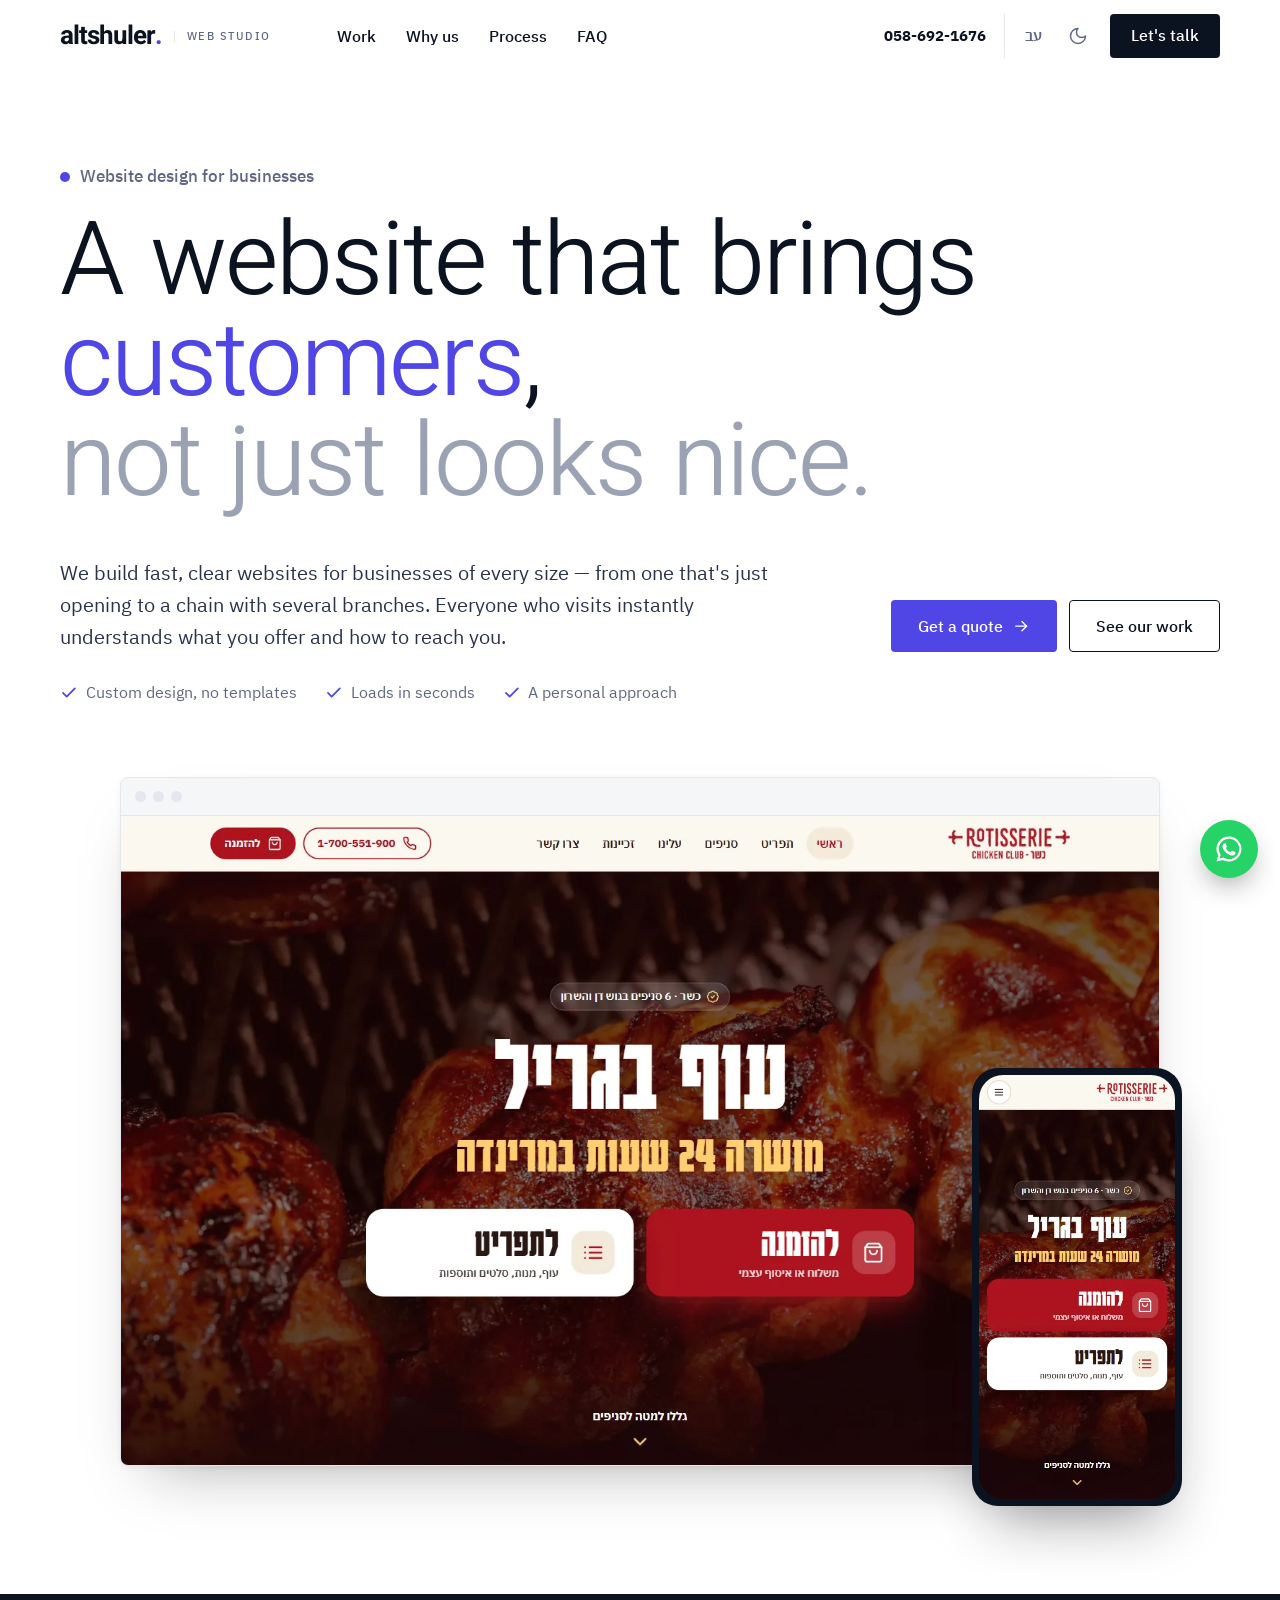
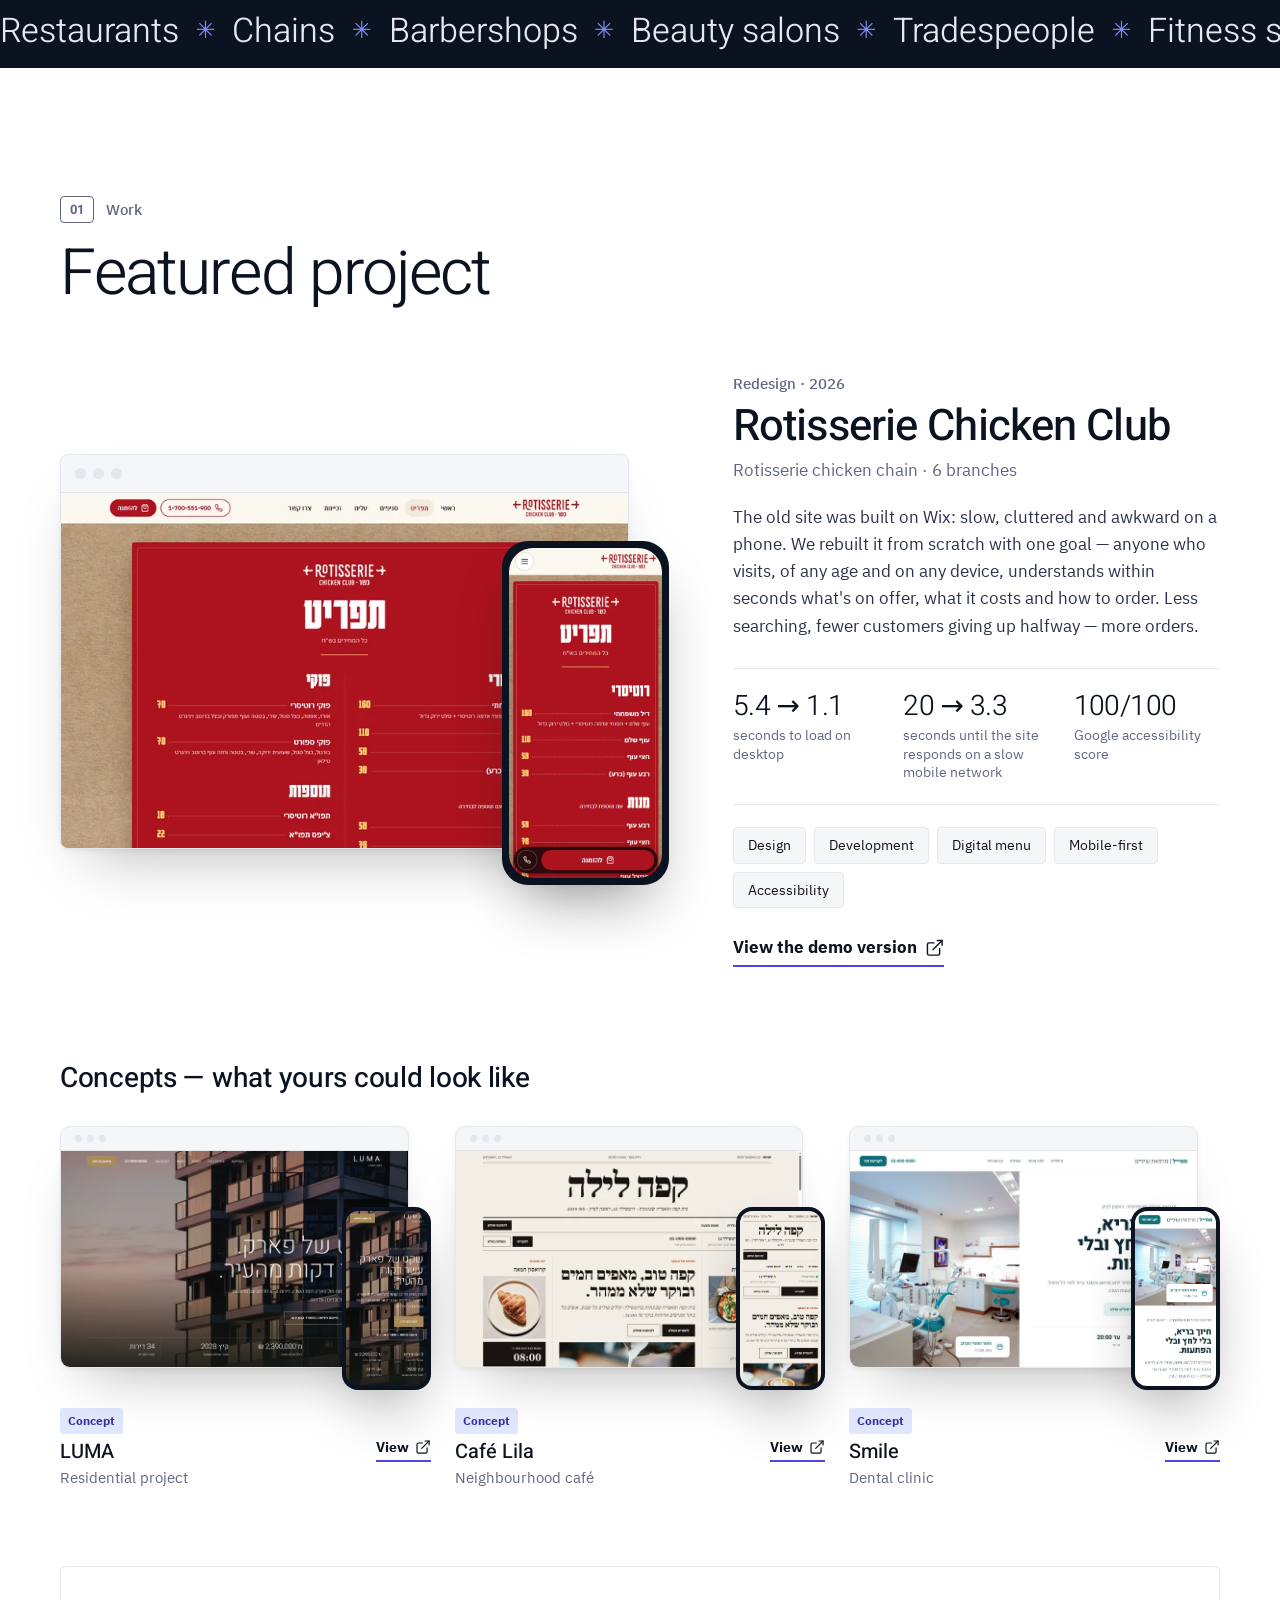
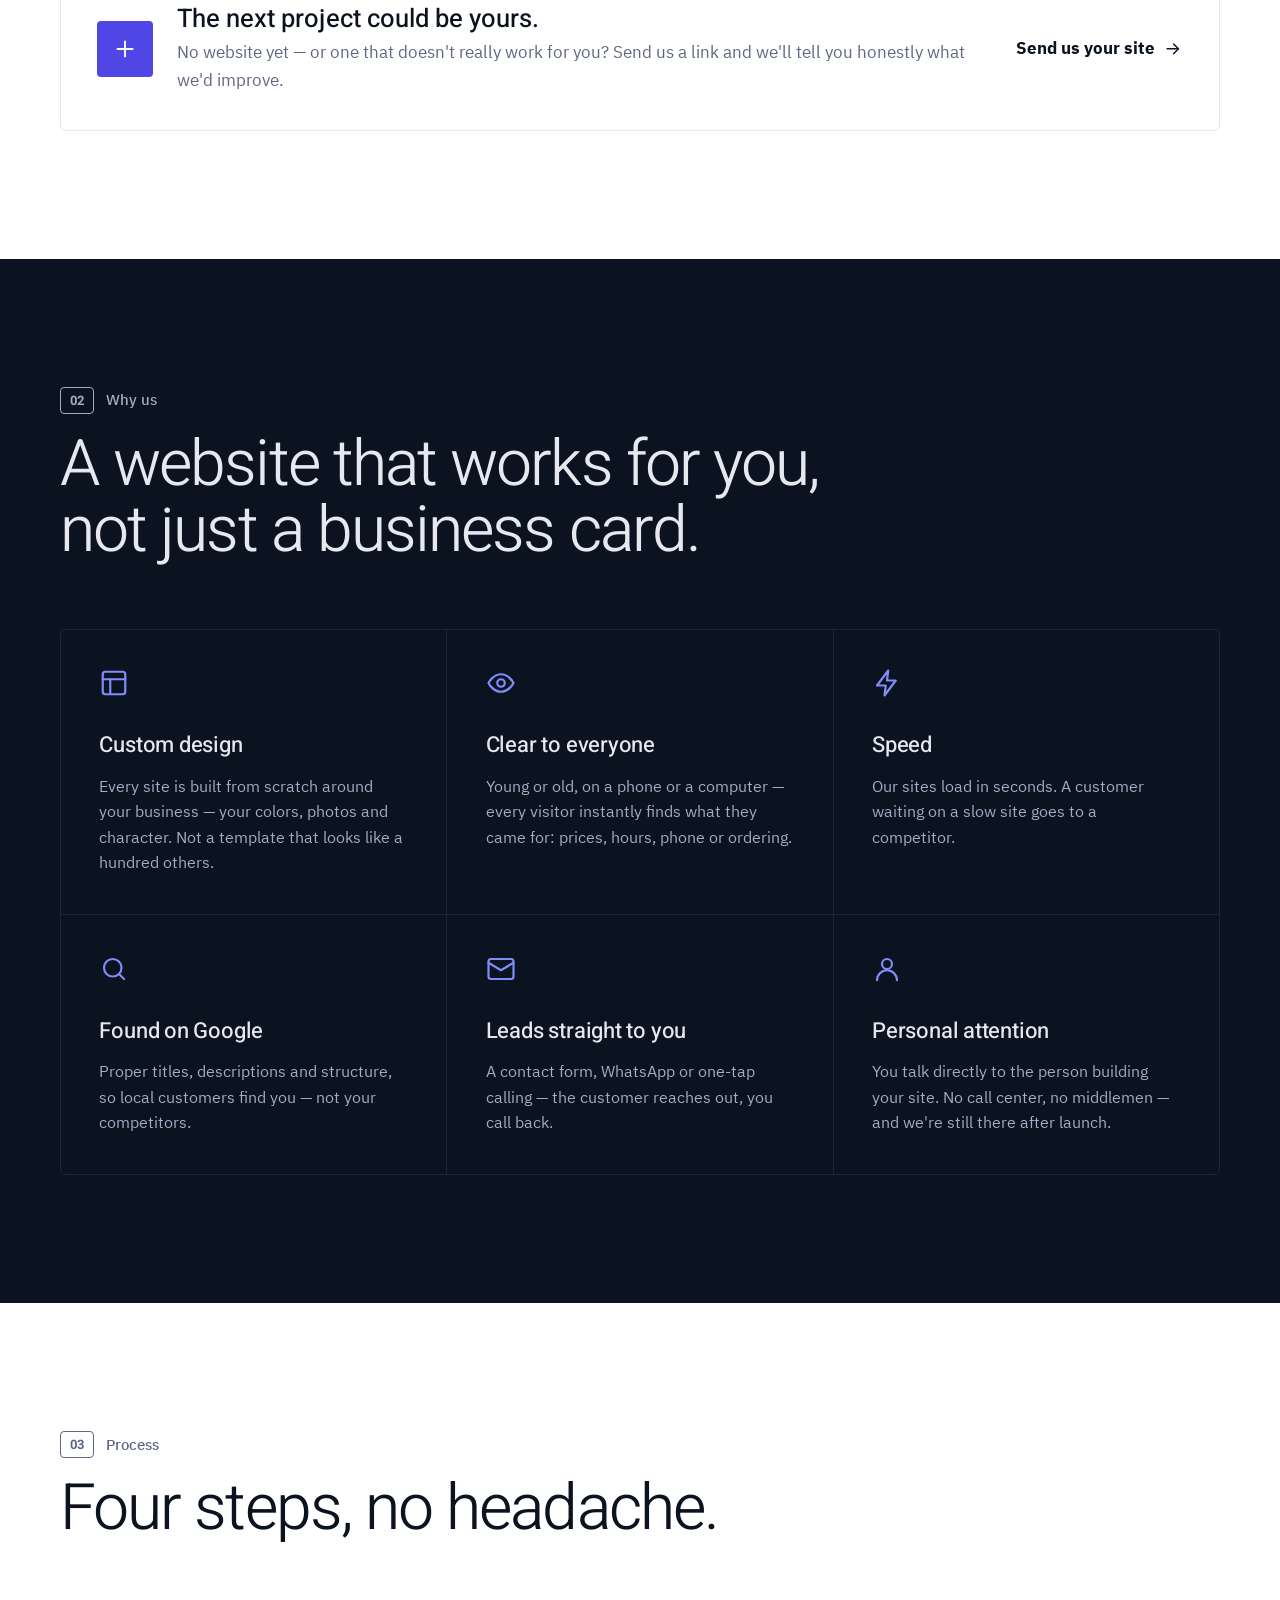
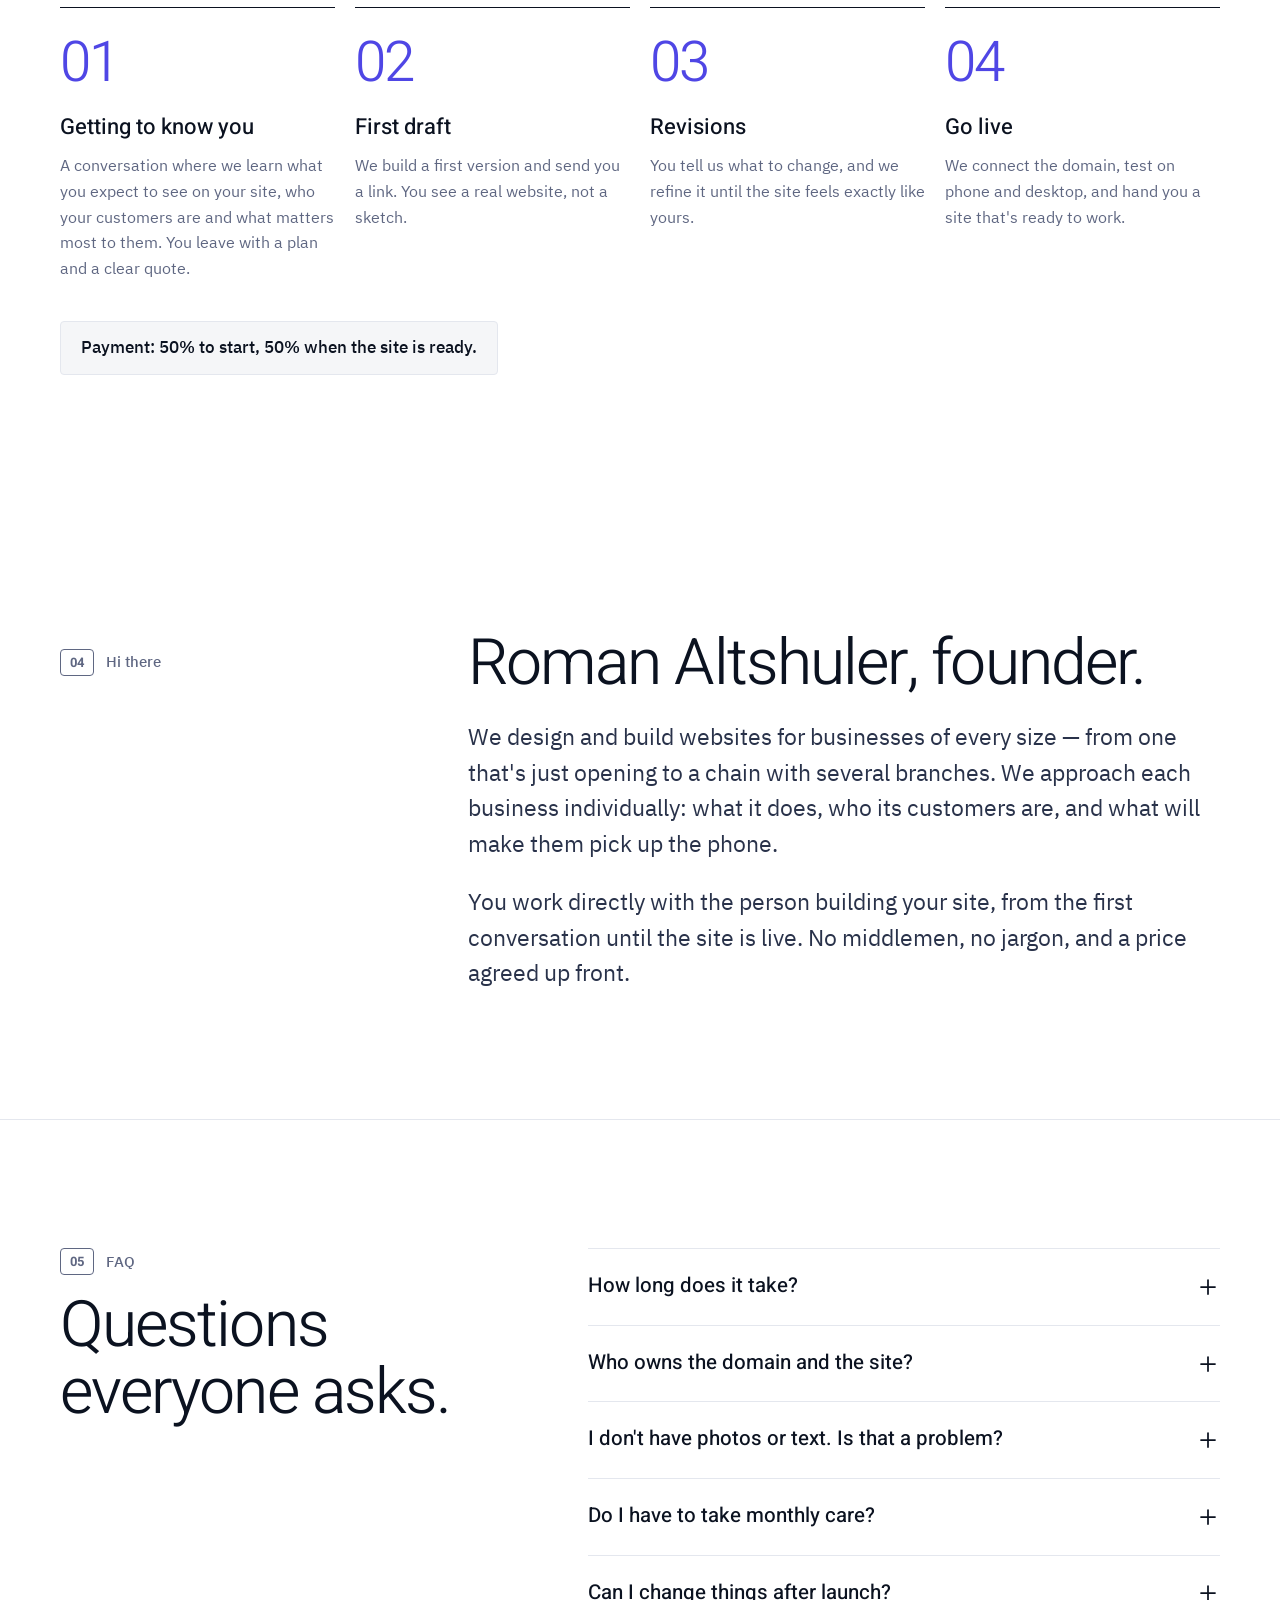
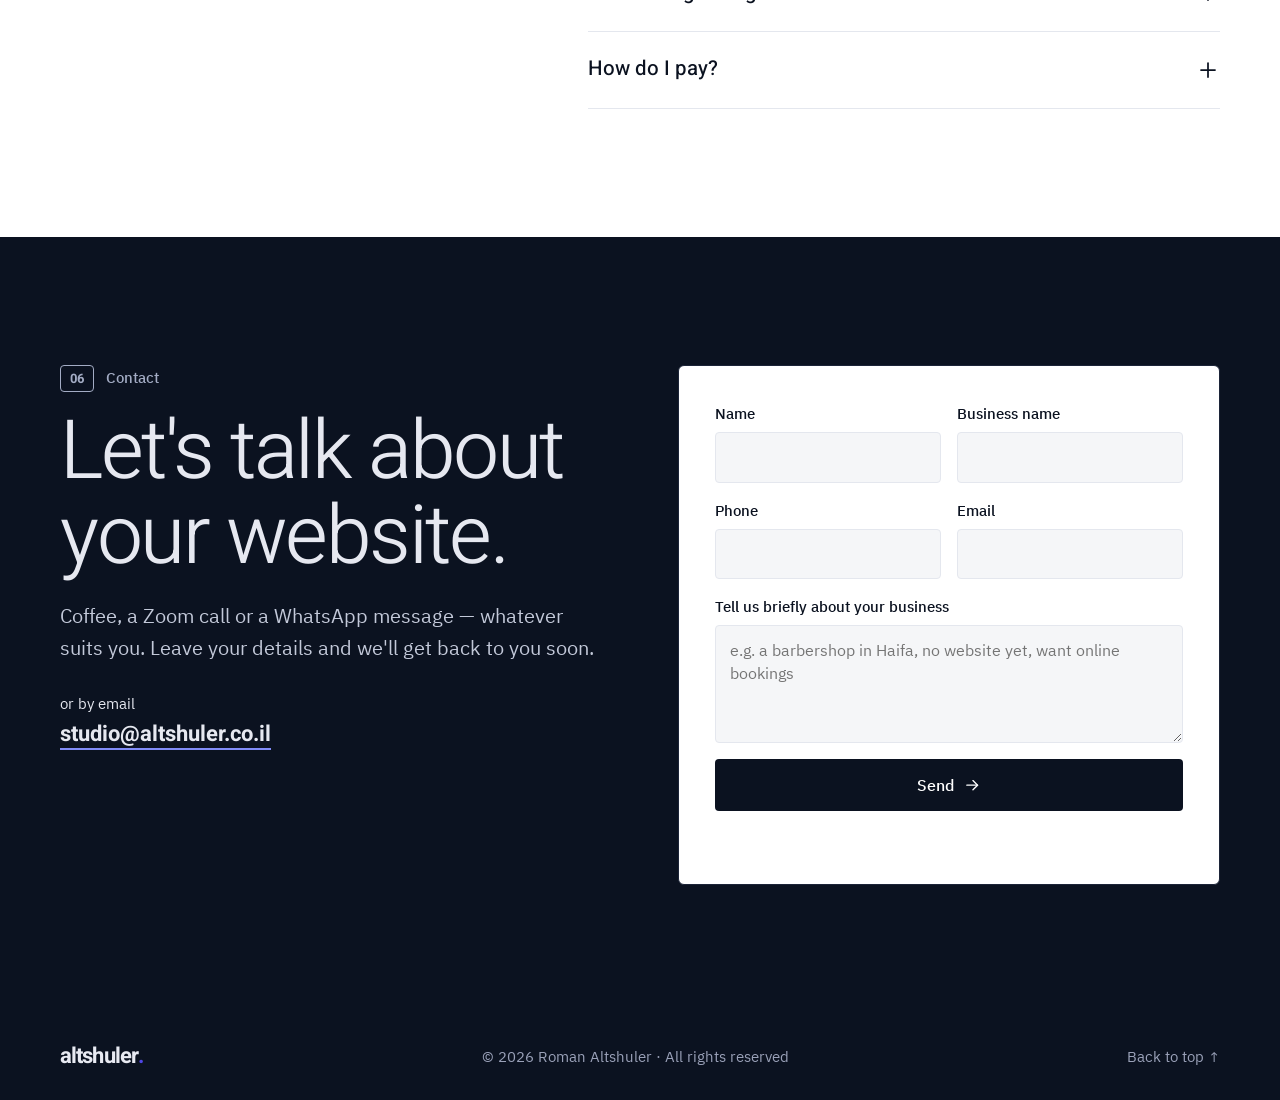
<file: en/index.html>
<!doctype html>
<html lang="en" dir="ltr">
<head>
<meta charset="utf-8">
<meta name="viewport" content="width=device-width, initial-scale=1">
<title>Altshuler — Website design for businesses</title>
<meta name="description" content="Website design for businesses of every size — from new ventures to multi-branch chains. Fast, clear, mobile-first websites with a personal approach.">
<meta name="theme-color" content="#FFFFFF">
<script>try{var t=localStorage.getItem('theme');if(t)document.documentElement.dataset.theme=t}catch(e){}</script>
<meta name="google-site-verification" content="6T6on3ABnXPG_Xr47UX2pxeP_9kdInPiHM5eI0HlFHE">
<meta property="og:title" content="Altshuler — Website design for businesses">
<meta property="og:description" content="Website design for businesses of every size — from new ventures to multi-branch chains. Fast, clear, mobile-first websites with a personal approach.">
<meta property="og:image" content="https://www.altshuler.co.il/img/roti-desktop-1440.webp">
<meta property="og:url" content="https://www.altshuler.co.il/en/">
<link rel="canonical" href="https://www.altshuler.co.il/en/">
<link rel="alternate" hreflang="he" href="https://www.altshuler.co.il/">
<link rel="alternate" hreflang="en" href="https://www.altshuler.co.il/en/">
<link rel="alternate" hreflang="x-default" href="https://www.altshuler.co.il/">
<link rel="icon" href="../favicon.ico" sizes="any">
<link rel="icon" href="../favicon.svg" type="image/svg+xml">
<link rel="apple-touch-icon" href="../apple-touch-icon.png">
<link rel="manifest" href="../site.webmanifest">
<link rel="preload" href="../fonts/heebo-latin-1.woff2" as="font" type="font/woff2" crossorigin>
<link rel="preload" href="../fonts/ibmplex-latin-3.woff2" as="font" type="font/woff2" crossorigin>
<style>@font-face { font-family: 'Heebo'; font-style: normal; font-weight: 300; font-display: swap; src: url(../fonts/heebo-hebrew-0.woff2) format('woff2'); unicode-range: U+0307-0308, U+0590-05FF, U+200C-2010, U+20AA, U+25CC, U+FB1D-FB4F; } @font-face { font-family: 'Heebo'; font-style: normal; font-weight: 300; font-display: swap; src: url(../fonts/heebo-latin-1.woff2) format('woff2'); unicode-range: U+0000-00FF, U+0131, U+0152-0153, U+02BB-02BC, U+02C6, U+02DA, U+02DC, U+0304, U+0308, U+0329, U+2000-206F, U+20AC, U+2122, U+2191, U+2193, U+2212, U+2215, U+FEFF, U+FFFD; } @font-face { font-family: 'Heebo'; font-style: normal; font-weight: 400; font-display: swap; src: url(../fonts/heebo-hebrew-0.woff2) format('woff2'); unicode-range: U+0307-0308, U+0590-05FF, U+200C-2010, U+20AA, U+25CC, U+FB1D-FB4F; } @font-face { font-family: 'Heebo'; font-style: normal; font-weight: 400; font-display: swap; src: url(../fonts/heebo-latin-1.woff2) format('woff2'); unicode-range: U+0000-00FF, U+0131, U+0152-0153, U+02BB-02BC, U+02C6, U+02DA, U+02DC, U+0304, U+0308, U+0329, U+2000-206F, U+20AC, U+2122, U+2191, U+2193, U+2212, U+2215, U+FEFF, U+FFFD; } @font-face { font-family: 'Heebo'; font-style: normal; font-weight: 500; font-display: swap; src: url(../fonts/heebo-hebrew-0.woff2) format('woff2'); unicode-range: U+0307-0308, U+0590-05FF, U+200C-2010, U+20AA, U+25CC, U+FB1D-FB4F; } @font-face { font-family: 'Heebo'; font-style: normal; font-weight: 500; font-display: swap; src: url(../fonts/heebo-latin-1.woff2) format('woff2'); unicode-range: U+0000-00FF, U+0131, U+0152-0153, U+02BB-02BC, U+02C6, U+02DA, U+02DC, U+0304, U+0308, U+0329, U+2000-206F, U+20AC, U+2122, U+2191, U+2193, U+2212, U+2215, U+FEFF, U+FFFD; } @font-face { font-family: 'Heebo'; font-style: normal; font-weight: 700; font-display: swap; src: url(../fonts/heebo-hebrew-0.woff2) format('woff2'); unicode-range: U+0307-0308, U+0590-05FF, U+200C-2010, U+20AA, U+25CC, U+FB1D-FB4F; } @font-face { font-family: 'Heebo'; font-style: normal; font-weight: 700; font-display: swap; src: url(../fonts/heebo-latin-1.woff2) format('woff2'); unicode-range: U+0000-00FF, U+0131, U+0152-0153, U+02BB-02BC, U+02C6, U+02DA, U+02DC, U+0304, U+0308, U+0329, U+2000-206F, U+20AC, U+2122, U+2191, U+2193, U+2212, U+2215, U+FEFF, U+FFFD; } @font-face { font-family: 'IBM Plex Sans Hebrew'; font-style: normal; font-weight: 400; font-display: swap; src: url(../fonts/ibmplex-hebrew-2.woff2) format('woff2'); unicode-range: U+0307-0308, U+0590-05FF, U+200C-2010, U+20AA, U+25CC, U+FB1D-FB4F; } @font-face { font-family: 'IBM Plex Sans Hebrew'; font-style: normal; font-weight: 400; font-display: swap; src: url(../fonts/ibmplex-latin-3.woff2) format('woff2'); unicode-range: U+0000-00FF, U+0131, U+0152-0153, U+02BB-02BC, U+02C6, U+02DA, U+02DC, U+0304, U+0308, U+0329, U+2000-206F, U+20AC, U+2122, U+2191, U+2193, U+2212, U+2215, U+FEFF, U+FFFD; } @font-face { font-family: 'IBM Plex Sans Hebrew'; font-style: normal; font-weight: 500; font-display: swap; src: url(../fonts/ibmplex-hebrew-4.woff2) format('woff2'); unicode-range: U+0307-0308, U+0590-05FF, U+200C-2010, U+20AA, U+25CC, U+FB1D-FB4F; } @font-face { font-family: 'IBM Plex Sans Hebrew'; font-style: normal; font-weight: 500; font-display: swap; src: url(../fonts/ibmplex-latin-5.woff2) format('woff2'); unicode-range: U+0000-00FF, U+0131, U+0152-0153, U+02BB-02BC, U+02C6, U+02DA, U+02DC, U+0304, U+0308, U+0329, U+2000-206F, U+20AC, U+2122, U+2191, U+2193, U+2212, U+2215, U+FEFF, U+FFFD; } @font-face { font-family: 'IBM Plex Sans Hebrew'; font-style: normal; font-weight: 600; font-display: swap; src: url(../fonts/ibmplex-hebrew-6.woff2) format('woff2'); unicode-range: U+0307-0308, U+0590-05FF, U+200C-2010, U+20AA, U+25CC, U+FB1D-FB4F; } @font-face { font-family: 'IBM Plex Sans Hebrew'; font-style: normal; font-weight: 600; font-display: swap; src: url(../fonts/ibmplex-latin-7.woff2) format('woff2'); unicode-range: U+0000-00FF, U+0131, U+0152-0153, U+02BB-02BC, U+02C6, U+02DA, U+02DC, U+0304, U+0308, U+0329, U+2000-206F, U+20AC, U+2122, U+2191, U+2193, U+2212, U+2215, U+FEFF, U+FFFD; } @font-face { font-family: 'IBM Plex Sans Hebrew'; font-style: normal; font-weight: 700; font-display: swap; src: url(../fonts/ibmplex-hebrew-8.woff2) format('woff2'); unicode-range: U+0307-0308, U+0590-05FF, U+200C-2010, U+20AA, U+25CC, U+FB1D-FB4F; } @font-face { font-family: 'IBM Plex Sans Hebrew'; font-style: normal; font-weight: 700; font-display: swap; src: url(../fonts/ibmplex-latin-9.woff2) format('woff2'); unicode-range: U+0000-00FF, U+0131, U+0152-0153, U+02BB-02BC, U+02C6, U+02DA, U+02DC, U+0304, U+0308, U+0329, U+2000-206F, U+20AC, U+2122, U+2191, U+2193, U+2212, U+2215, U+FEFF, U+FFFD; }:root{--bg: #F4F1EA;--paper: #FBF9F5;--ink: #121212;--ink-2: #2A2825;--muted: #5E5A53;--line: #DCD6CA;--accent: #FF5A1F;--accent-ink: #121212;--accent-text: #C2410C;--display: 'Rubik', 'Heebo', system-ui, sans-serif;--body: 'Heebo', 'Rubik', system-ui, sans-serif;--wrap: 1240px;--gutter: clamp(16px, 4vw, 40px);--radius: 18px;--ease: cubic-bezier(.2, .7, .2, 1);}*{box-sizing: border-box;}html{scroll-behavior: smooth;scroll-padding-top: 84px;-webkit-text-size-adjust: 100%;}body{margin: 0;background: var(--bg);color: var(--ink);font: 400 17px/1.6 var(--body);-webkit-font-smoothing: antialiased;overflow-x: clip;}img{display: block;max-width: 100%;height: auto;}a{color: inherit;}h1, h2, h3{margin: 0;font-family: var(--display);}p{margin: 0;}ul, ol{margin: 0;padding: 0;list-style: none;}:focus-visible{outline: 3px solid var(--accent);outline-offset: 3px;border-radius: 6px;}.wrap{width: 100%;max-width: var(--wrap);margin-inline: auto;padding-inline: var(--gutter);}.ico{width: 1.15em;height: 1.15em;flex: none;fill: none;stroke: currentColor;stroke-width: 1.75;stroke-linecap: round;stroke-linejoin: round;}.ico.flip{transform: scaleX(-1);}.skip{position: absolute;inset-inline-start: 12px;top: -60px;z-index: 100;background: var(--ink);color: var(--bg);padding: 10px 16px;border-radius: 10px;}.skip:focus{top: 12px;}.btn{display: inline-flex;align-items: center;justify-content: center;gap: .55em;min-height: 52px;padding: 0 26px;border-radius: 999px;border: 1.5px solid transparent;font: 500 16px/1 var(--body);text-decoration: none;cursor: pointer;transition: transform .2s var(--ease), background-color .2s, color .2s, border-color .2s;}.btn:hover{transform: translateY(-2px);}.btn:active{transform: translateY(0);}.btn .ico{transition: transform .2s var(--ease);}.btn:hover .ico{transform: translateX(3px);}.btn:hover .ico.flip{transform: scaleX(-1) translateX(3px);}.btn--accent{background: var(--accent);color: var(--accent-ink);}.btn--accent:hover{background: #ff6d38;}.btn--ink{background: var(--ink);color: var(--bg);}.btn--ink:hover{background: #2b2b2b;}.btn--line{border-color: var(--ink);color: var(--ink);background: transparent;}.btn--line:hover{background: var(--ink);color: var(--bg);}.hdr{position: sticky;top: 0;z-index: 50;background: rgba(244, 241, 234, .86);backdrop-filter: blur(12px);-webkit-backdrop-filter: blur(12px);border-bottom: 1px solid transparent;transition: border-color .3s;}.hdr.is-scrolled{border-bottom-color: var(--line);}.hdr__in{display: flex;align-items: center;justify-content: space-between;gap: 24px;min-height: 72px;}.logo{font: 800 26px/1 var(--display);letter-spacing: -.04em;text-decoration: none;direction: ltr;display: inline-flex;align-items: baseline;gap: 0;}.logo b{color: var(--accent);}.logo small{font: 500 11px/1 var(--body);letter-spacing: .14em;text-transform: uppercase;color: var(--muted);margin-inline-start: 12px;padding-inline-start: 12px;border-inline-start: 1px solid var(--line);align-self: center;}html[dir=rtl] .logo small{letter-spacing: 0;font-size: 13px;}.logo--sm{font-size: 22px;}.nav{display: flex;align-items: center;gap: 4px;}.nav a{padding: 10px 14px;border-radius: 999px;text-decoration: none;font-size: 15.5px;font-weight: 500;transition: background-color .2s;}.nav a:not(.btn):hover{background: rgba(18, 18, 18, .06);}.nav__lang{border: 1.5px solid var(--line);margin-inline: 6px;font-weight: 700 !important;}.nav .nav__cta{min-height: 44px;padding: 0 20px;color: var(--bg);}.burger{display: none;width: 48px;height: 48px;border-radius: 50%;border: 1.5px solid var(--line);background: var(--paper);color: var(--ink);cursor: pointer;align-items: center;justify-content: center;}.burger .ico{width: 22px;height: 22px;}.burger .i-close{display: none;}.hero{padding: clamp(40px, 7vw, 96px) 0 0;}.kicker{display: inline-flex;align-items: center;gap: 10px;font-weight: 500;color: var(--muted);margin-bottom: 22px;}.kicker::before{content: '';width: 10px;height: 10px;border-radius: 50%;background: var(--accent);box-shadow: 0 0 0 5px rgba(255, 90, 31, .18);}.hero__title{position: relative;z-index: 0;font-size: clamp(44px, 8vw, 112px);line-height: .98;font-weight: 800;letter-spacing: -.025em;word-spacing: .04em;}html[dir=rtl] .hero__title{letter-spacing: -.01em;line-height: 1.04;}.hero__title .line{display: block;}.hero__title .line:last-child{color: var(--muted);}.hero__title em{font-style: normal;position: relative;white-space: nowrap;}.hero__title em::after{content: '';position: absolute;inset-inline: -.04em;bottom: .06em;height: .2em;background: var(--accent);z-index: -1;border-radius: 4px;transform-origin: inline-start;animation: mark 1s .7s var(--ease) both;}@keyframes mark{from{transform: scaleX(0);}}html[dir=rtl] .hero__title em::after{transform-origin: right;}html[dir=ltr] .hero__title em::after{transform-origin: left;}.hero__row{display: flex;align-items: flex-end;justify-content: space-between;gap: 32px 48px;flex-wrap: wrap;margin-top: clamp(28px, 4vw, 44px);}.lead{font-size: clamp(18px, 1.6vw, 21px);line-height: 1.55;color: var(--ink-2);max-width: 36em;}.hero__cta{display: flex;gap: 12px;flex-wrap: wrap;}.facts{display: flex;flex-wrap: wrap;gap: 10px 28px;margin-top: 28px;color: var(--muted);font-size: 15.5px;}.facts li{display: inline-flex;align-items: center;gap: 8px;}.facts .ico{color: var(--accent);stroke-width: 2.4;}.hero__media{position: relative;margin-top: clamp(40px, 6vw, 72px);padding-bottom: 40px;}.hero__media .browser{max-width: 1040px;margin-inline: auto;transform: rotate(-1deg);}html[dir=rtl] .hero__media .browser{transform: rotate(1deg);}.hero__media .phone{position: absolute;inset-inline-end: clamp(0px, 3vw, 40px);bottom: 0;width: clamp(130px, 17vw, 210px);transform: rotate(4deg);}html[dir=rtl] .hero__media .phone{transform: rotate(-4deg);}.browser{background: var(--paper);border-radius: 14px;overflow: hidden;border: 1px solid var(--line);box-shadow: 0 30px 60px -30px rgba(18, 18, 18, .35), 0 2px 6px rgba(18, 18, 18, .06);}.browser__bar{display: flex;align-items: center;gap: 7px;height: 38px;padding: 0 14px;border-bottom: 1px solid var(--line);direction: ltr;}.browser__bar i{width: 11px;height: 11px;border-radius: 50%;background: var(--line);}.browser__bar span{margin-inline: auto;font-size: 12.5px;color: var(--muted);background: var(--bg);padding: 4px 18px;border-radius: 999px;}.browser img{width: 100%;}.phone{background: var(--ink);border-radius: 30px;padding: 7px;box-shadow: 0 30px 60px -20px rgba(18, 18, 18, .45);}.phone img{width: 100%;border-radius: 24px;}.band{margin-top: clamp(48px, 7vw, 88px);background: var(--ink);color: var(--bg);overflow: hidden;padding: 20px 0;direction: ltr;}.band__track{display: flex;width: max-content;animation: band 38s linear infinite;}.band span{display: flex;font: 700 clamp(22px, 3vw, 34px)/1 var(--display);white-space: nowrap;}.band i{font-style: normal;color: var(--accent);margin: 0 .7em;font-size: .7em;align-self: center;}@keyframes band{to{transform: translateX(-50%);}}.sec{padding: clamp(72px, 10vw, 140px) 0;}.sec--dark{background: var(--ink);color: var(--bg);}.sec--paper{background: var(--paper);border-block: 1px solid var(--line);}.sec--line{border-top: 1px solid var(--line);}.sec--accent{background: var(--accent);color: var(--accent-ink);}.eyebrow{display: flex;align-items: center;gap: 12px;font-weight: 500;font-size: 15px;color: var(--muted);margin-bottom: 18px;}.eyebrow span{font: 700 13px/1 var(--display);padding: 6px 9px;border: 1.5px solid currentColor;border-radius: 999px;}.sec--dark .eyebrow{color: #A8A298;}.sec--accent .eyebrow{color: var(--ink);}.h2{font-size: clamp(34px, 5vw, 68px);line-height: 1.04;font-weight: 800;letter-spacing: -.03em;max-width: 16em;text-wrap: balance;}html[dir=rtl] .h2{letter-spacing: -.005em;line-height: 1.1;}.h2--xl{font-size: clamp(40px, 6.4vw, 88px);}.lead--sec{margin-top: 20px;color: var(--muted);}.case{display: grid;grid-template-columns: 1.25fr 1fr;gap: clamp(32px, 5vw, 72px);align-items: center;margin-top: clamp(40px, 5vw, 64px);}.case__media{position: relative;padding-bottom: 36px;padding-inline-end: 40px;}.case__media .phone{position: absolute;inset-inline-end: 0;bottom: 0;width: clamp(110px, 13vw, 170px);}.case__meta{font-size: 14.5px;color: var(--muted);font-weight: 500;}.case__name{font-size: clamp(30px, 3.4vw, 44px);line-height: 1.1;letter-spacing: -.02em;margin-top: 8px;direction: ltr;text-align: start;}html[dir=rtl] .case__name{text-align: right;}.case__type{color: var(--muted);margin-top: 6px;}.case__task{margin-top: 20px;color: var(--ink-2);}.stats{display: grid;grid-template-columns: repeat(3, minmax(0, 1fr));gap: 12px 24px;margin: 28px 0 0;padding: 22px 0;border-block: 1px solid var(--line);}.stats div{display: flex;flex-direction: column-reverse;justify-content: flex-end;}.stats dd{margin: 0;white-space: nowrap;font: 800 clamp(22px, 2.2vw, 30px)/1.1 var(--display);letter-spacing: -.02em;text-align: start;}html[dir=rtl] .stats dd{text-align: right;}.stats dt{font-size: 13.5px;line-height: 1.4;color: var(--muted);margin-top: 4px;}.tags{display: flex;flex-wrap: wrap;gap: 8px;margin-top: 22px;}.tags li{font-size: 14px;padding: 6px 14px;border-radius: 999px;background: var(--paper);border: 1px solid var(--line);}.link{display: inline-flex;align-items: center;gap: 8px;margin-top: 26px;font-weight: 700;text-decoration: none;border-bottom: 2px solid var(--accent);padding-bottom: 4px;}.link:hover{color: #B83A0C;}.next{display: grid;grid-template-columns: auto 1fr auto;align-items: center;gap: 24px;margin-top: clamp(48px, 6vw, 80px);padding: clamp(24px, 3vw, 36px);border: 2px dashed #C9C1B2;border-radius: var(--radius);text-decoration: none;transition: border-color .2s, background-color .2s;}.next:hover{border-color: var(--ink);background: var(--paper);}.next__plus{display: grid;place-items: center;width: 56px;height: 56px;border-radius: 50%;background: var(--accent);}.next__plus .ico{width: 26px;height: 26px;}.next strong{display: block;font: 700 clamp(20px, 2vw, 26px)/1.25 var(--display);}.next strong + span{display: block;color: var(--muted);margin-top: 4px;}.next__cta{display: inline-flex;align-items: center;gap: 8px;font-weight: 700;white-space: nowrap;}.grid3{display: grid;grid-template-columns: repeat(3, 1fr);gap: 1px;margin-top: clamp(40px, 5vw, 64px);background: #34322E;border: 1px solid #34322E;border-radius: var(--radius);overflow: hidden;}.feat{background: var(--ink);padding: clamp(26px, 3vw, 40px);transition: background-color .25s;}.feat:hover{background: #1B1A18;}.feat .ico{width: 30px;height: 30px;color: var(--accent);}.feat h3{font-size: 22px;margin-top: 22px;letter-spacing: -.01em;}.feat p{color: #B9B3A8;margin-top: 10px;font-size: 16px;}.steps{display: grid;grid-template-columns: repeat(4, 1fr);gap: 20px;margin-top: clamp(40px, 5vw, 64px);counter-reset: s;}.steps li{position: relative;padding-top: 28px;border-top: 2px solid var(--ink);}.steps__n{display: block;font: 800 clamp(44px, 4.4vw, 64px)/1 var(--display);color: var(--accent-text);letter-spacing: -.03em;}.steps h3{font-size: 22px;margin-top: 18px;}.steps p{color: var(--muted);margin-top: 8px;font-size: 16px;}.note{margin-top: 40px;display: inline-block;padding: 12px 20px;border-radius: 999px;background: var(--paper);border: 1px solid var(--line);font-weight: 500;}.plans{display: grid;grid-template-columns: repeat(3, 1fr);gap: 20px;margin-top: clamp(36px, 4vw, 56px);align-items: stretch;}.plan{position: relative;display: flex;flex-direction: column;background: var(--bg);border: 1px solid var(--line);border-radius: var(--radius);padding: clamp(26px, 2.6vw, 36px);}.plan--pop{background: var(--ink);color: var(--bg);border-color: var(--ink);}.plan__badge{position: absolute;top: -13px;inset-inline-start: 28px;background: var(--accent);color: var(--accent-ink);font-size: 13px;font-weight: 700;padding: 6px 12px;border-radius: 999px;}.plan h3{font-size: 26px;letter-spacing: -.01em;}.plan__d{color: var(--muted);margin-top: 6px;font-size: 16px;min-height: 3.2em;}.plan--pop .plan__d, .plan--pop .plan__once{color: #B9B3A8;}.price{display: flex;align-items: baseline;gap: 6px;margin-top: 22px;}.price span{font: 800 clamp(44px, 4.4vw, 58px)/1 var(--display);letter-spacing: -.03em;}.price small{font-size: 16px;font-weight: 500;}.plan__once{font-size: 14px;color: var(--muted);margin-top: 6px;}.plan ul{margin: 24px 0 28px;display: grid;gap: 11px;flex: 1;align-content: start;}.plan li{display: flex;gap: 10px;align-items: flex-start;font-size: 16px;}.plan li .ico{color: var(--accent);stroke-width: 2.4;margin-top: 4px;}.plan .btn{width: 100%;}.plan--pop .btn--line{border-color: var(--bg);color: var(--bg);}.care{display: flex;justify-content: space-between;align-items: center;gap: 24px 48px;flex-wrap: wrap;margin-top: 20px;padding: clamp(24px, 2.6vw, 34px);border-radius: var(--radius);border: 1.5px solid var(--ink);}.care h3{font-size: 22px;}.care p:not(.price){color: var(--ink-2);margin-top: 6px;max-width: 42em;}.price--sm{margin: 0;}.price--sm span{font-size: clamp(36px, 3.4vw, 46px);}.about{display: grid;grid-template-columns: 1fr 2fr;gap: 32px;align-items: start;}.about .eyebrow{margin-top: 18px;}.about__body p{font-size: clamp(19px, 1.8vw, 24px);line-height: 1.55;color: var(--ink-2);margin-top: 22px;max-width: 34em;}.about__body .h2{max-width: none;}.faq{display: grid;grid-template-columns: 1fr 1.4fr;gap: clamp(32px, 6vw, 96px);align-items: start;}.faq > div:first-child{position: sticky;top: 110px;}.faq__list{border-top: 1px solid var(--line);}details{border-bottom: 1px solid var(--line);}summary{display: flex;justify-content: space-between;align-items: center;gap: 20px;padding: 24px 0;cursor: pointer;list-style: none;font: 700 clamp(18px, 1.6vw, 21px)/1.35 var(--display);}summary::-webkit-details-marker{display: none;}summary .ico{width: 24px;height: 24px;transition: transform .3s var(--ease);}details[open] summary .ico{transform: rotate(45deg);}details p{padding: 0 0 26px;color: var(--ink-2);max-width: 40em;}.contact{display: grid;grid-template-columns: 1fr 1fr;gap: clamp(36px, 6vw, 96px);align-items: start;}.contact .lead{margin-top: 20px;}.contact__mail{margin-top: 28px;display: flex;flex-direction: column;gap: 4px;font-size: 15px;}.contact__mail a{font: 700 clamp(18px, 1.8vw, 22px)/1.3 var(--display);text-decoration: none;border-bottom: 2px solid var(--ink);align-self: flex-start;word-break: break-all;}.form{display: grid;grid-template-columns: 1fr 1fr;gap: 16px;background: var(--bg);color: var(--ink);padding: clamp(22px, 3vw, 36px);border-radius: var(--radius);box-shadow: 0 30px 60px -30px rgba(18, 18, 18, .4);}.form .full{grid-column: 1 / -1;}.form label{display: flex;flex-direction: column;gap: 7px;font-size: 14.5px;font-weight: 500;}.form input, .form select, .form textarea{font: 400 16px/1.4 var(--body);color: var(--ink);background: var(--paper);border: 1.5px solid var(--line);border-radius: 12px;padding: 13px 14px;min-height: 50px;width: 100%;transition: border-color .2s;}html[dir=rtl] .form input[dir=ltr]{text-align: right;}.form textarea{resize: vertical;}.form input:focus, .form select:focus, .form textarea:focus{outline: none;border-color: var(--ink);box-shadow: 0 0 0 3px rgba(255, 90, 31, .35);}.form .is-bad{border-color: #C42B12;}.form .err{color: #A3230D;font-size: 13px;}.form__status{font-weight: 500;min-height: 1.4em;font-size: 15px;}.ftr{background: var(--ink);color: #B9B3A8;padding: 32px 0;font-size: 14.5px;}.ftr__in{display: flex;align-items: center;justify-content: space-between;gap: 16px;flex-wrap: wrap;}.ftr .logo{color: var(--bg);}.ftr a{text-decoration: none;}.ftr a:hover{color: var(--bg);}.js .rv{opacity: 0;transform: translateY(24px);transition: opacity .8s var(--ease), transform .8s var(--ease);transition-delay: var(--d, 0ms);}.js .rv.in{opacity: 1;transform: none;}.js .hero__media.rv{transform: translateY(40px);}.js .hero__media.rv.in{transform: none;}@media (max-width: 1080px){.nav a:not(.btn):not(.nav__lang){padding: 10px 10px;font-size: 15px;}}@media (max-width: 960px){.burger{display: inline-flex;}.nav{position: fixed;inset: 72px 0 auto 0;flex-direction: column;align-items: stretch;gap: 4px;padding: 16px var(--gutter) 28px;background: var(--bg);border-bottom: 1px solid var(--line);box-shadow: 0 30px 40px -30px rgba(18, 18, 18, .3);transform: translateY(-12px);opacity: 0;visibility: hidden;transition: opacity .25s, transform .25s var(--ease), visibility .25s;}.nav.is-open{opacity: 1;transform: none;visibility: visible;}.nav a{font-size: 19px;padding: 14px 8px;border-radius: 12px;}.nav__lang{align-self: flex-start;margin: 8px 0;padding: 10px 18px !important;}.nav .nav__cta{min-height: 54px;margin-top: 6px;font-size: 17px;}.burger[aria-expanded=true] .i-open{display: none;}.burger[aria-expanded=true] .i-close{display: block;}.case{grid-template-columns: 1fr;}.grid3{grid-template-columns: 1fr 1fr;}.steps{grid-template-columns: 1fr 1fr;gap: 36px 20px;}.plans{grid-template-columns: 1fr;max-width: 560px;}.plan__d{min-height: 0;}.about, .faq, .contact{grid-template-columns: 1fr;}.faq > div:first-child{position: static;}}@media (max-width: 640px){body{font-size: 16px;}.logo small{display: none;}.hero__cta{width: 100%;}.hero__cta .btn{flex: 1 1 auto;}.hero__media{padding-bottom: 24px;}.hero__media .browser{transform: none !important;}.hero__media .phone{width: 34%;inset-inline-end: 0;bottom: -6px;}.browser__bar{height: 30px;}.browser__bar span{font-size: 11px;padding: 3px 12px;}.phone{border-radius: 22px;padding: 5px;}.phone img{border-radius: 18px;}.case__media{padding-inline-end: 24px;}.case__media .phone{width: 32%;}.stats{grid-template-columns: auto auto auto;justify-content: space-between;gap: 12px 14px;}.stats dd{font-size: 21px;}.stats dt{font-size: 13px;}.grid3, .steps{grid-template-columns: 1fr;}.next{grid-template-columns: 1fr;}.next__cta{white-space: normal;}.form{grid-template-columns: 1fr;}.care{flex-direction: column;align-items: flex-start;}}@media (prefers-reduced-motion: reduce){html{scroll-behavior: auto;}*, *::before, *::after{animation: none !important;transition: none !important;}.js .rv{opacity: 1;transform: none;}}.up{animation: up .9s var(--ease) both;animation-delay: var(--d, 0ms);}@keyframes up{from{opacity: .01;transform: translateY(26px);}}.hero__media.up{animation-duration: 1.1s;}@media (prefers-reduced-motion: reduce){.up{animation: none;}}.plan--vip{border: 2px solid var(--accent);background: var(--paper);}.plan__badge--vip{background: var(--ink);color: var(--bg);}.price--word span{font-size: clamp(34px, 3.2vw, 44px);line-height: 1.1;}.plan--vip .plan__once{color: var(--ink-2);}.plan li.plan__plus{font-weight: 700;padding-bottom: 2px;}.form{position: relative;}.form .hp{position: absolute;inset-inline-start: 0;top: 0;width: 1px !important;height: 1px;min-height: 0;padding: 0;border: 0;opacity: 0;overflow: hidden;clip-path: inset(50%);pointer-events: none;}.nav .nav__phone{font-weight: 700;font-size: 15px;padding-inline: 10px;}.sel{position: relative;max-width: 1040px;margin-inline: auto;}.sel::before{content: '';position: absolute;inset: -12px;border: 1px solid var(--accent);pointer-events: none;opacity: 0;animation: selIn .6s 1s var(--ease) forwards;}.sel__c{position: absolute;width: 9px;height: 9px;background: var(--paper);border: 1.5px solid var(--accent);z-index: 2;opacity: 0;animation: selIn .4s 1.2s var(--ease) forwards;}.sel__c--1{top: -16px;left: -16px;}.sel__c--2{top: -16px;right: -16px;}.sel__c--3{bottom: -16px;left: -16px;}.sel__c--4{bottom: -16px;right: -16px;}.sel__tag{position: absolute;top: -40px;inset-inline-start: -12px;background: var(--accent);color: var(--accent-ink);font: 500 12px/1 ui-monospace, 'Consolas', monospace;padding: 6px 9px;border-radius: 3px;opacity: 0;animation: selIn .4s 1.35s var(--ease) forwards;}html[dir=rtl] .sel__tag{inset-inline-start: auto;left: -12px;}@keyframes selIn{to{opacity: 1;}}.hero__media .sel .browser, html[dir=rtl] .hero__media .sel .browser{max-width: none;transform: none;}.concepts__title{font-size: clamp(22px, 2.2vw, 28px);margin-top: clamp(56px, 7vw, 96px);letter-spacing: -.01em;}.concepts{display: grid;grid-template-columns: repeat(3, 1fr);gap: 24px;margin-top: 24px;}.concept{text-decoration: none;display: flex;flex-direction: column;gap: 18px;}.concept__media{position: relative;padding-bottom: 22px;padding-inline-end: 22px;}.concept__media .browser{border-radius: 10px;}.concept__media .browser__bar{height: 24px;gap: 5px;}.concept__media .browser__bar i{width: 7px;height: 7px;}.concept__media .phone{position: absolute;inset-inline-end: 0;bottom: 0;width: 24%;border-radius: 16px;padding: 4px;}.concept__media .phone img{border-radius: 12px;}.concept__media img{transition: transform .5s var(--ease);}.concept:hover .browser img{transform: scale(1.02);}.concept__info{display: grid;grid-template-columns: 1fr auto;align-items: center;gap: 2px 12px;}.concept__info strong{font: 700 20px/1.2 var(--display);grid-column: 1;}.concept__info span:not(.concept__tag):not(.concept__open){color: var(--muted);font-size: 15px;grid-column: 1;}.concept__tag{grid-column: 1;justify-self: start;font-size: 12px;font-weight: 700;color: var(--accent-ink);background: #FFD9C7;padding: 3px 8px;border-radius: 3px;margin-bottom: 4px;}.concept__open{grid-column: 2;grid-row: 1 / 4;display: inline-flex;align-items: center;gap: 6px;font-weight: 700;font-size: 14px;border-bottom: 2px solid var(--accent);padding-bottom: 2px;}.wa{position: fixed;bottom: 22px;inset-inline-end: 22px;z-index: 60;width: 58px;height: 58px;border-radius: 50%;background: #25D366;display: grid;place-items: center;box-shadow: 0 12px 28px -8px rgba(18, 18, 18, .45);transition: transform .2s var(--ease);}html[dir=rtl] .wa{inset-inline-end: auto;left: 22px;}.wa:hover{transform: scale(1.06);}.wa svg{width: 30px;height: 30px;fill: #fff;}@media (max-width: 960px){.concepts{grid-template-columns: 1fr;max-width: 560px;}.nav .nav__phone{font-size: 18px;}}@media (max-width: 640px){.sel::before{inset: -8px;}.sel__c{display: none;}.sel__tag{top: -30px;}.wa{width: 52px;height: 52px;bottom: 16px;left: 16px;}}@media (prefers-reduced-motion: reduce){.sel::before, .sel__c, .sel__tag{opacity: 1;}}:root{--bg: #FFFFFF;--paper: #F5F6F8;--ink: #0B1220;--ink-2: #29324A;--muted: #5F6782;--line: #E4E7EE;--accent: #4F46E5;--accent-ink: #FFFFFF;--accent-text: #4F46E5;--accent-hover: #4338CA;--accent-soft: #818CF8;--dim: #9AA2B4;--hdr: rgba(255, 255, 255, .92);--hover: rgba(11, 18, 32, .06);--btn-ink: #0B1220;--btn-ink-text: #FFFFFF;--deep: #0B1220;--deep-2: #111A2E;--deep-line: #1C2438;--deep-ink: #E6E8F0;--deep-muted: #A3ACC4;--deep-sub: #C3C9D9;--ftr: #0B1220;--phone: #0B1220;--tag-bg: #E0E7FF;--tag-ink: #3730A3;--err: #B42318;color-scheme: light;--display: 'Heebo', system-ui, sans-serif;--body: 'IBM Plex Sans Hebrew', 'Heebo', system-ui, sans-serif;--radius: 6px;}:root[data-theme=dark]{--bg: #0A0D16;--paper: #111627;--ink: #E8EAF2;--ink-2: #C6CADA;--muted: #8890A8;--line: #1F2640;--accent: #6366F1;--accent-ink: #FFFFFF;--accent-text: #A5B4FC;--accent-hover: #4F46E5;--accent-soft: #818CF8;--dim: #5E6684;--hdr: rgba(10, 13, 22, .85);--hover: rgba(255, 255, 255, .06);--btn-ink: #E8EAF2;--btn-ink-text: #0A0D16;--deep: #111627;--deep-2: #151B30;--deep-line: #1F2640;--deep-ink: #E8EAF2;--deep-muted: #9AA1B8;--deep-sub: #C6CADA;--ftr: #070910;--phone: #000000;--tag-bg: #1E1B4B;--tag-ink: #C7D2FE;--err: #FCA5A5;color-scheme: dark;}body{transition: background-color .3s, color .3s;}.hdr{background: var(--hdr);}.nav a:not(.btn):hover{background: var(--hover);}.btn, .nav a, .nav__lang, .burger, .theme, .tags li, .note, .eyebrow span, .form input, .form select, .form textarea{border-radius: 4px;}.btn--accent{color: var(--accent-ink);}.btn--accent:hover{background: var(--accent-hover);}.btn--ink, .btn--ink:hover, .nav .nav__cta{background: var(--btn-ink);color: var(--btn-ink-text);}.btn--ink:hover{opacity: .88;}.btn--line:hover{background: var(--ink);color: var(--bg);}.theme{display: inline-flex;align-items: center;justify-content: center;width: 44px;height: 44px;flex: none;border: 1.5px solid var(--line);background: transparent;color: var(--ink);cursor: pointer;transition: background-color .2s;}.theme:hover{background: var(--hover);}.theme .ico{width: 20px;height: 20px;}.theme .i-sun{display: none;}:root[data-theme=dark] .theme .i-sun{display: block;}:root[data-theme=dark] .theme .i-moon{display: none;}.hdr__in{gap: 12px;}.hdr__in .nav{margin-inline-start: auto;}.hero__media .browser, html[dir=rtl] .hero__media .browser, .hero__media .phone, html[dir=rtl] .hero__media .phone{transform: none;}.hero__title{font-weight: 300;letter-spacing: -.02em;}html[dir=rtl] .hero__title{letter-spacing: 0;}.hero__title em{color: var(--accent-text);}.hero__title em::after{display: none;}.hero__title .line:last-child{color: var(--dim);}.kicker::before{box-shadow: none;}.h2, .steps__n, .stats dd, .band span{font-weight: 300;}.case__name, .feat h3, .steps h3, summary, .next strong, .concept__info strong, .concepts__title{font-weight: 500;}.logo b{color: var(--accent-text);}.band{background: var(--deep);color: var(--deep-ink);}.band i{color: var(--accent-soft);}.sec--dark{background: var(--deep);color: var(--deep-ink);}.sec--dark .eyebrow{color: var(--deep-muted);}.grid3{background: var(--deep-line);border-color: var(--deep-line);}.feat{background: var(--deep);}.feat:hover{background: var(--deep-2);}.feat .ico{color: var(--accent-soft);}.feat p{color: var(--deep-muted);}.sec--accent{background: var(--deep);color: var(--deep-ink);}.sec--accent .eyebrow{color: var(--deep-muted);}.sec--accent .lead{color: var(--deep-sub);}.contact__mail a{border-color: var(--accent-soft);}.form{box-shadow: none;border: 1px solid var(--deep-line);}.form input:focus, .form select:focus, .form textarea:focus{border-color: var(--accent);box-shadow: 0 0 0 3px color-mix(in srgb, var(--accent) 28%, transparent);}.form .err{color: var(--err);}.browser{border-radius: 8px;}.phone{background: var(--phone);border-radius: 26px;}.next{border-style: solid;border-width: 1px;border-color: var(--line);}.next:hover{border-color: var(--accent);background: var(--paper);}.next__plus{border-radius: 4px;color: #fff;background: var(--accent);}.steps li{border-top: 1px solid var(--ink);}.steps__n{color: var(--accent-text);}.link{border-color: var(--accent);}.link:hover{color: var(--accent-text);}.concept__tag{background: var(--tag-bg);color: var(--tag-ink);}.concept__open{border-color: var(--accent);}.ftr{background: var(--ftr);color: #9AA1B8;}.ftr .logo{color: #E8EAF2;}.ftr a:hover{color: #FFFFFF;}:focus-visible{outline-color: var(--accent);}@media (max-width: 960px){.hdr__in .theme{margin-inline-start: auto;}}@media (min-width: 961px){.hdr__in .nav{flex: 1;margin-inline-start: 40px;gap: 2px;}.nav .nav__phone{margin-inline-start: auto;padding-inline-end: 18px;border-inline-end: 1px solid var(--line);border-radius: 0;}.nav .nav__phone:hover{background: none;color: var(--accent-text);}.theme--m{display: none;}}.nav__lang{border: 0;margin-inline: 4px 0;font-weight: 600 !important;font-size: 14.5px !important;color: var(--muted);}.nav__lang:hover{color: var(--ink);}.theme{border: 0;width: 40px;height: 40px;color: var(--muted);border-radius: 50%;}.theme:hover{color: var(--ink);background: var(--hover);}.nav .theme{margin-inline-end: 10px;}@media (max-width: 960px){.nav .theme{display: none;}.hdr__in .theme--m{margin-inline-start: auto;}}@media (min-width: 961px){html[dir=rtl] .nav .nav__phone{margin-inline-start: 0;margin-right: auto;padding-right: 14px;padding-left: 18px;border-right: 0;border-left: 1px solid var(--line);}}</style>
<!-- Cloudflare Web Analytics --><script type='module' src='https://static.cloudflareinsights.com/beacon.min.js' data-cf-beacon='{"token": "66b2348cb5484e7c83818f362bb64319"}'></script><!-- End Cloudflare Web Analytics -->
</head>
<body>
<a class="skip" href="#main">Skip to content</a>
<header class="hdr" id="top">
  <div class="wrap hdr__in">
    <a class="logo" href="#top" aria-label="Altshuler">altshuler<b>.</b><small>Web studio</small></a>
    <nav class="nav" id="nav" aria-label="Menu">
      <a href="#work">Work</a><a href="#services">Why us</a><a href="#process">Process</a><a href="#faq">FAQ</a>
      <a class="nav__phone" href="tel:0586921676" dir="ltr">058-692-1676</a>
      <a class="nav__lang" href="../" lang="he" aria-label="עברית">עב</a>
      <button class="theme" type="button" aria-label="Switch light / dark theme"><svg class="ico i-moon" viewBox="0 0 24 24" aria-hidden="true"><path d="M12 3a6 6 0 0 0 9 9 9 9 0 1 1-9-9Z"/></svg><svg class="ico i-sun" viewBox="0 0 24 24" aria-hidden="true"><circle cx="12" cy="12" r="4"/><path d="M12 2v2"/><path d="M12 20v2"/><path d="m4.9 4.9 1.4 1.4"/><path d="m17.7 17.7 1.4 1.4"/><path d="M2 12h2"/><path d="M20 12h2"/><path d="m6.3 17.7-1.4 1.4"/><path d="m19.1 4.9-1.4 1.4"/></svg></button>
      <a class="btn btn--ink nav__cta" href="#contact">Let's talk</a>
    </nav>
    <button class="theme theme--m" type="button" aria-label="Switch light / dark theme"><svg class="ico i-moon" viewBox="0 0 24 24" aria-hidden="true"><path d="M12 3a6 6 0 0 0 9 9 9 9 0 1 1-9-9Z"/></svg><svg class="ico i-sun" viewBox="0 0 24 24" aria-hidden="true"><circle cx="12" cy="12" r="4"/><path d="M12 2v2"/><path d="M12 20v2"/><path d="m4.9 4.9 1.4 1.4"/><path d="m17.7 17.7 1.4 1.4"/><path d="M2 12h2"/><path d="M20 12h2"/><path d="m6.3 17.7-1.4 1.4"/><path d="m19.1 4.9-1.4 1.4"/></svg></button>
    <button class="burger" type="button" aria-controls="nav" aria-expanded="false" data-open="Menu" data-close="Close" aria-label="Menu"><svg class="ico i-open" viewBox="0 0 24 24" aria-hidden="true"><path d="M4 7h16"/><path d="M4 12h16"/><path d="M4 17h16"/></svg><svg class="ico i-close" viewBox="0 0 24 24" aria-hidden="true"><path d="M18 6 6 18"/><path d="m6 6 12 12"/></svg></button>
  </div>
</header>

<main id="main">
<section class="hero">
  <div class="wrap">
    <p class="kicker up">Website design for businesses</p>
    <h1 class="hero__title"><span class="line up" style="--d:0ms">A website that brings</span><span class="line up" style="--d:90ms"><em>customers</em>,</span><span class="line up" style="--d:180ms">not just looks nice.</span></h1>
    <div class="hero__row">
      <p class="lead up" style="--d:300ms">We build fast, clear websites for businesses of every size — from one that's just opening to a chain with several branches. Everyone who visits instantly understands what you offer and how to reach you.</p>
      <div class="hero__cta up" style="--d:380ms">
        <a class="btn btn--accent" href="#contact">Get a quote<svg class="ico " viewBox="0 0 24 24" aria-hidden="true"><path d="M5 12h14"/><path d="m13 6 6 6-6 6"/></svg></a>
        <a class="btn btn--line" href="#work">See our work</a>
      </div>
    </div>
    <ul class="facts up" style="--d:450ms"><li><svg class="ico " viewBox="0 0 24 24" aria-hidden="true"><path d="M20 6 9 17l-5-5"/></svg>Custom design, no templates</li><li><svg class="ico " viewBox="0 0 24 24" aria-hidden="true"><path d="M20 6 9 17l-5-5"/></svg>Loads in seconds</li><li><svg class="ico " viewBox="0 0 24 24" aria-hidden="true"><path d="M20 6 9 17l-5-5"/></svg>A personal approach</li></ul>
    <div class="hero__media up" style="--d:200ms">
      <div class="browser"><div class="browser__bar" aria-hidden="true"><i></i><i></i><i></i></div><img src="../img/roti-desktop-720.webp?v=89fc17bb" srcset="../img/roti-desktop-720.webp?v=89fc17bb 720w, ../img/roti-desktop-1440.webp?v=b6fa6632 1440w" sizes="(max-width: 1100px) 92vw, 1040px" alt="Rotisserie home page on desktop" width="720" height="450" fetchpriority="high"></div>
      <div class="phone"><img src="../img/roti-mobile-390.webp?v=29de5a64" srcset="../img/roti-mobile-390.webp?v=29de5a64 390w" sizes="200px" alt="Rotisserie home page on a phone" width="390" height="844" fetchpriority="high"></div>
    </div>
  </div>
</section>

<div class="band" aria-hidden="true"><div class="band__track"><span>Restaurants<i>✳</i>Chains<i>✳</i>Barbershops<i>✳</i>Beauty salons<i>✳</i>Tradespeople<i>✳</i>Fitness studios<i>✳</i>Shops<i>✳</i>Clinics<i>✳</i>Cafés<i>✳</i></span><span>Restaurants<i>✳</i>Chains<i>✳</i>Barbershops<i>✳</i>Beauty salons<i>✳</i>Tradespeople<i>✳</i>Fitness studios<i>✳</i>Shops<i>✳</i>Clinics<i>✳</i>Cafés<i>✳</i></span></div></div>

<section class="sec" id="work">
  <div class="wrap">
    <p class="eyebrow"><span>01</span>Work</p><h2 class="h2">Featured project</h2>
    <article class="case">
      <div class="case__media rv">
        <div class="browser"><div class="browser__bar" aria-hidden="true"><i></i><i></i><i></i></div><img src="../img/roti-menu-720.webp?v=b63354c2" srcset="../img/roti-menu-720.webp?v=b63354c2 720w, ../img/roti-menu-1440.webp?v=4ff31819 1440w" sizes="(max-width: 900px) 92vw, 640px" alt="Rotisserie menu page on desktop" width="720" height="450" loading="lazy" decoding="async"></div>
        <div class="phone"><img src="../img/roti-mobile-menu-390.webp?v=6b7f69fe" srcset="../img/roti-mobile-menu-390.webp?v=6b7f69fe 390w" sizes="180px" alt="Rotisserie menu on a phone" width="390" height="844" loading="lazy" decoding="async"></div>
      </div>
      <div class="case__body rv">
        <p class="case__meta">Redesign · 2026</p>
        <h3 class="case__name">Rotisserie Chicken Club</h3>
        <p class="case__type">Rotisserie chicken chain · 6 branches</p>
        <p class="case__task">The old site was built on Wix: slow, cluttered and awkward on a phone. We rebuilt it from scratch with one goal — anyone who visits, of any age and on any device, understands within seconds what's on offer, what it costs and how to order. Less searching, fewer customers giving up halfway — more orders.</p>
        <dl class="stats"><div><dt>seconds to load on desktop</dt><dd dir="ltr">5.4 → 1.1</dd></div><div><dt>seconds until the site responds on a slow mobile network</dt><dd dir="ltr">20 → 3.3</dd></div><div><dt>Google accessibility score</dt><dd dir="ltr">100/100</dd></div></dl>
        <ul class="tags"><li>Design</li><li>Development</li><li>Digital menu</li><li>Mobile-first</li><li>Accessibility</li></ul>
        <a class="link" href="https://animefreg.github.io/rotisserie/" target="_blank" rel="noopener">View the demo version<svg class="ico " viewBox="0 0 24 24" aria-hidden="true"><path d="M15 3h6v6"/><path d="M10 14 21 3"/><path d="M18 13v6a2 2 0 0 1-2 2H5a2 2 0 0 1-2-2V8a2 2 0 0 1 2-2h6"/></svg></a>
      </div>
    </article>
    <h3 class="concepts__title rv">Concepts — what yours could look like</h3>
    <div class="concepts"><a class="concept rv" style="--d:0ms" href="../concepts/residence.html" target="_blank" rel="noopener">
        <div class="concept__media"><div class="browser"><div class="browser__bar" aria-hidden="true"><i></i><i></i><i></i></div><img src="../img/concept-residence-720.webp?v=7ed5b6ef" srcset="../img/concept-residence-720.webp?v=7ed5b6ef 720w, ../img/concept-residence-1440.webp?v=f6276c12 1440w" sizes="(max-width: 900px) 92vw, 400px" alt="LUMA" width="720" height="450" loading="lazy" decoding="async"></div><div class="phone"><img src="../img/concept-residence-mobile-390.webp?v=f4afe447" srcset="../img/concept-residence-mobile-390.webp?v=f4afe447 390w" sizes="90px" alt="LUMA" width="390" height="844" loading="lazy" decoding="async"></div></div>
        <div class="concept__info"><span class="concept__tag">Concept</span><strong>LUMA</strong><span>Residential project</span><span class="concept__open">View<svg class="ico " viewBox="0 0 24 24" aria-hidden="true"><path d="M15 3h6v6"/><path d="M10 14 21 3"/><path d="M18 13v6a2 2 0 0 1-2 2H5a2 2 0 0 1-2-2V8a2 2 0 0 1 2-2h6"/></svg></span></div>
      </a><a class="concept rv" style="--d:80ms" href="../concepts/cafe.html" target="_blank" rel="noopener">
        <div class="concept__media"><div class="browser"><div class="browser__bar" aria-hidden="true"><i></i><i></i><i></i></div><img src="../img/concept-cafe-720.webp?v=3131f5a0" srcset="../img/concept-cafe-720.webp?v=3131f5a0 720w, ../img/concept-cafe-1440.webp?v=c215ea16 1440w" sizes="(max-width: 900px) 92vw, 400px" alt="Café Lila" width="720" height="450" loading="lazy" decoding="async"></div><div class="phone"><img src="../img/concept-cafe-mobile-390.webp?v=497e560f" srcset="../img/concept-cafe-mobile-390.webp?v=497e560f 390w" sizes="90px" alt="Café Lila" width="390" height="844" loading="lazy" decoding="async"></div></div>
        <div class="concept__info"><span class="concept__tag">Concept</span><strong>Café Lila</strong><span>Neighbourhood café</span><span class="concept__open">View<svg class="ico " viewBox="0 0 24 24" aria-hidden="true"><path d="M15 3h6v6"/><path d="M10 14 21 3"/><path d="M18 13v6a2 2 0 0 1-2 2H5a2 2 0 0 1-2-2V8a2 2 0 0 1 2-2h6"/></svg></span></div>
      </a><a class="concept rv" style="--d:160ms" href="../concepts/dental.html" target="_blank" rel="noopener">
        <div class="concept__media"><div class="browser"><div class="browser__bar" aria-hidden="true"><i></i><i></i><i></i></div><img src="../img/concept-dental-720.webp?v=c0afefb2" srcset="../img/concept-dental-720.webp?v=c0afefb2 720w, ../img/concept-dental-1440.webp?v=4ca8f81e 1440w" sizes="(max-width: 900px) 92vw, 400px" alt="Smile" width="720" height="450" loading="lazy" decoding="async"></div><div class="phone"><img src="../img/concept-dental-mobile-390.webp?v=c90304a5" srcset="../img/concept-dental-mobile-390.webp?v=c90304a5 390w" sizes="90px" alt="Smile" width="390" height="844" loading="lazy" decoding="async"></div></div>
        <div class="concept__info"><span class="concept__tag">Concept</span><strong>Smile</strong><span>Dental clinic</span><span class="concept__open">View<svg class="ico " viewBox="0 0 24 24" aria-hidden="true"><path d="M15 3h6v6"/><path d="M10 14 21 3"/><path d="M18 13v6a2 2 0 0 1-2 2H5a2 2 0 0 1-2-2V8a2 2 0 0 1 2-2h6"/></svg></span></div>
      </a></div>
    <a class="next rv" href="#contact">
      <span class="next__plus"><svg class="ico " viewBox="0 0 24 24" aria-hidden="true"><path d="M12 5v14"/><path d="M5 12h14"/></svg></span>
      <span><strong>The next project could be yours.</strong><span>No website yet — or one that doesn't really work for you? Send us a link and we'll tell you honestly what we'd improve.</span></span>
      <span class="next__cta">Send us your site<svg class="ico " viewBox="0 0 24 24" aria-hidden="true"><path d="M5 12h14"/><path d="m13 6 6 6-6 6"/></svg></span>
    </a>
  </div>
</section>

<section class="sec sec--dark" id="services">
  <div class="wrap">
    <p class="eyebrow"><span>02</span>Why us</p><h2 class="h2">A website that works for you, not just a business card.</h2>
    <div class="grid3"><div class="feat rv"><svg class="ico " viewBox="0 0 24 24" aria-hidden="true"><rect x="3" y="3" width="18" height="18" rx="2"/><path d="M3 9h18"/><path d="M9 21V9"/></svg><h3>Custom design</h3><p>Every site is built from scratch around your business — your colors, photos and character. Not a template that looks like a hundred others.</p></div><div class="feat rv"><svg class="ico " viewBox="0 0 24 24" aria-hidden="true"><path d="M2 12s3.5-7 10-7 10 7 10 7-3.5 7-10 7S2 12 2 12Z"/><circle cx="12" cy="12" r="3"/></svg><h3>Clear to everyone</h3><p>Young or old, on a phone or a computer — every visitor instantly finds what they came for: prices, hours, phone or ordering.</p></div><div class="feat rv"><svg class="ico " viewBox="0 0 24 24" aria-hidden="true"><path d="M13 2 4 14h7l-1 8 9-12h-7l1-8Z"/></svg><h3>Speed</h3><p>Our sites load in seconds. A customer waiting on a slow site goes to a competitor.</p></div><div class="feat rv"><svg class="ico " viewBox="0 0 24 24" aria-hidden="true"><circle cx="11" cy="11" r="7"/><path d="m20 20-4-4"/></svg><h3>Found on Google</h3><p>Proper titles, descriptions and structure, so local customers find you — not your competitors.</p></div><div class="feat rv"><svg class="ico " viewBox="0 0 24 24" aria-hidden="true"><rect x="2" y="4" width="20" height="16" rx="2"/><path d="m22 7-10 6L2 7"/></svg><h3>Leads straight to you</h3><p>A contact form, WhatsApp or one-tap calling — the customer reaches out, you call back.</p></div><div class="feat rv"><svg class="ico " viewBox="0 0 24 24" aria-hidden="true"><circle cx="12" cy="8" r="4"/><path d="M4 21a8 8 0 0 1 16 0"/></svg><h3>Personal attention</h3><p>You talk directly to the person building your site. No call center, no middlemen — and we're still there after launch.</p></div></div>
  </div>
</section>

<section class="sec" id="process">
  <div class="wrap">
    <p class="eyebrow"><span>03</span>Process</p><h2 class="h2">Four steps, no headache.</h2>
    <ol class="steps"><li class="rv" style="--d:0ms"><span class="steps__n">01</span><h3>Getting to know you</h3><p>A conversation where we learn what you expect to see on your site, who your customers are and what matters most to them. You leave with a plan and a clear quote.</p></li><li class="rv" style="--d:80ms"><span class="steps__n">02</span><h3>First draft</h3><p>We build a first version and send you a link. You see a real website, not a sketch.</p></li><li class="rv" style="--d:160ms"><span class="steps__n">03</span><h3>Revisions</h3><p>You tell us what to change, and we refine it until the site feels exactly like yours.</p></li><li class="rv" style="--d:240ms"><span class="steps__n">04</span><h3>Go live</h3><p>We connect the domain, test on phone and desktop, and hand you a site that's ready to work.</p></li></ol>
    <p class="note rv">Payment: 50% to start, 50% when the site is ready.</p>
  </div>
</section>

<section class="sec" id="about">
  <div class="wrap about">
    <p class="eyebrow"><span>04</span>Hi there</p>
    <div class="about__body rv">
      <h2 class="h2">Roman Altshuler, founder.</h2>
      <p>We design and build websites for businesses of every size — from one that's just opening to a chain with several branches. We approach each business individually: what it does, who its customers are, and what will make them pick up the phone.</p><p>You work directly with the person building your site, from the first conversation until the site is live. No middlemen, no jargon, and a price agreed up front.</p>
    </div>
  </div>
</section>

<section class="sec sec--line" id="faq">
  <div class="wrap faq">
    <div><p class="eyebrow"><span>05</span>FAQ</p><h2 class="h2">Questions everyone asks.</h2></div>
    <div class="faq__list"><details class="rv"><summary>How long does it take?<svg class="ico " viewBox="0 0 24 24" aria-hidden="true"><path d="M12 5v14"/><path d="M5 12h14"/></svg></summary><p>A landing page usually takes a few days. A business site takes one to three weeks, depending on how fast the text and photos arrive. A premium site depends on the scope and is agreed up front.</p></details><details class="rv"><summary>Who owns the domain and the site?<svg class="ico " viewBox="0 0 24 24" aria-hidden="true"><path d="M12 5v14"/><path d="M5 12h14"/></svg></summary><p>You do. The domain is registered in your name and the first year is included. Once fully paid, the site is yours.</p></details><details class="rv"><summary>I don't have photos or text. Is that a problem?<svg class="ico " viewBox="0 0 24 24" aria-hidden="true"><path d="M12 5v14"/><path d="M5 12h14"/></svg></summary><p>No. We'll help write the copy and choose photos. Real photos of your business always work best — we'll explain how to take them on your phone.</p></details><details class="rv"><summary>Do I have to take monthly care?<svg class="ico " viewBox="0 0 24 24" aria-hidden="true"><path d="M12 5v14"/><path d="M5 12h14"/></svg></summary><p>No. Without it the site is handed over to you, you renew the domain yourself (about ₪60–100 a year), and each change is paid separately.</p></details><details class="rv"><summary>Can I change things after launch?<svg class="ico " viewBox="0 0 24 24" aria-hidden="true"><path d="M12 5v14"/><path d="M5 12h14"/></svg></summary><p>Yes. With monthly care, small updates are included. Without it, each change has a fixed price agreed in advance.</p></details><details class="rv"><summary>How do I pay?<svg class="ico " viewBox="0 0 24 24" aria-hidden="true"><path d="M12 5v14"/><path d="M5 12h14"/></svg></summary><p>50% when we start and 50% when the site is ready and you're happy with it.</p></details></div>
  </div>
</section>

<section class="sec sec--accent" id="contact">
  <div class="wrap contact">
    <div>
      <p class="eyebrow"><span>06</span>Contact</p>
      <h2 class="h2 h2--xl">Let's talk about your website.</h2>
      <p class="lead">Coffee, a Zoom call or a WhatsApp message — whatever suits you. Leave your details and we'll get back to you soon.</p>
      <p class="contact__mail">or by email<a href="mailto:studio@altshuler.co.il" dir="ltr">studio@altshuler.co.il</a></p>
    </div>
    <form class="form" id="form" novalidate data-email="studio@altshuler.co.il" data-key="59d8ffc4-de16-451d-babe-17505585dd2b" data-subject="Website enquiry" data-sent="Thank you! Your enquiry was sent — we will get back to you soon." data-sending="Sending…" data-error="Something went wrong. Please try again or email us directly." data-required="Required" data-bad-email="Please enter a valid email">
      <label>Name<input name="name" autocomplete="name" required></label>
      <label>Business name<input name="business" autocomplete="organization"></label>
      <label>Phone<input name="phone" type="tel" autocomplete="tel" inputmode="tel" dir="ltr" required></label>
      <label>Email<input name="email" type="email" autocomplete="email" dir="ltr" required></label>
      <label class="full">Tell us briefly about your business<textarea name="message" rows="4" placeholder="e.g. a barbershop in Haifa, no website yet, want online bookings"></textarea></label>
      <input class="hp" type="text" name="botcheck" tabindex="-1" autocomplete="off" aria-hidden="true">
      <button class="btn btn--ink full" type="submit">Send<svg class="ico " viewBox="0 0 24 24" aria-hidden="true"><path d="M5 12h14"/><path d="m13 6 6 6-6 6"/></svg></button>
      <p class="form__status full" role="status" aria-live="polite"></p>
    </form>
  </div>
</section>
</main>

<footer class="ftr">
  <div class="wrap ftr__in">
    <a class="logo logo--sm" href="#top">altshuler<b>.</b></a>
    <p><span dir="ltr">© <span id="y">2026</span> Roman Altshuler</span> · All rights reserved</p>
    <a href="#top">Back to top ↑</a>
  </div>
</footer>
<a class="wa" href="https://wa.me/972586921676" target="_blank" rel="noopener" aria-label="WhatsApp"><svg viewBox="0 0 24 24" aria-hidden="true"><path d="M12 2a10 10 0 0 0-8.6 15.1L2 22l5-1.3A10 10 0 1 0 12 2Zm0 18.2a8.2 8.2 0 0 1-4.2-1.2l-.3-.2-3 .8.8-2.9-.2-.3A8.2 8.2 0 1 1 12 20.2Zm4.5-6.1c-.2-.1-1.5-.7-1.7-.8s-.4-.1-.6.1-.7.8-.8 1-.3.2-.5.1a6.7 6.7 0 0 1-3.3-2.9c-.3-.4.2-.4.7-1.4.1-.2 0-.3 0-.5l-.8-1.8c-.2-.5-.4-.4-.6-.4h-.5a1 1 0 0 0-.7.3 2.9 2.9 0 0 0-.9 2.2 5 5 0 0 0 1 2.7 11.5 11.5 0 0 0 4.4 3.9c1.6.7 2.3.8 3.1.6a2.6 2.6 0 0 0 1.7-1.2 2.1 2.1 0 0 0 .2-1.2c-.1-.2-.3-.3-.5-.4Z"/></svg></a>
<script src="../js/main.js?v=6d3cf683" defer></script>
</body>
</html>
</file>
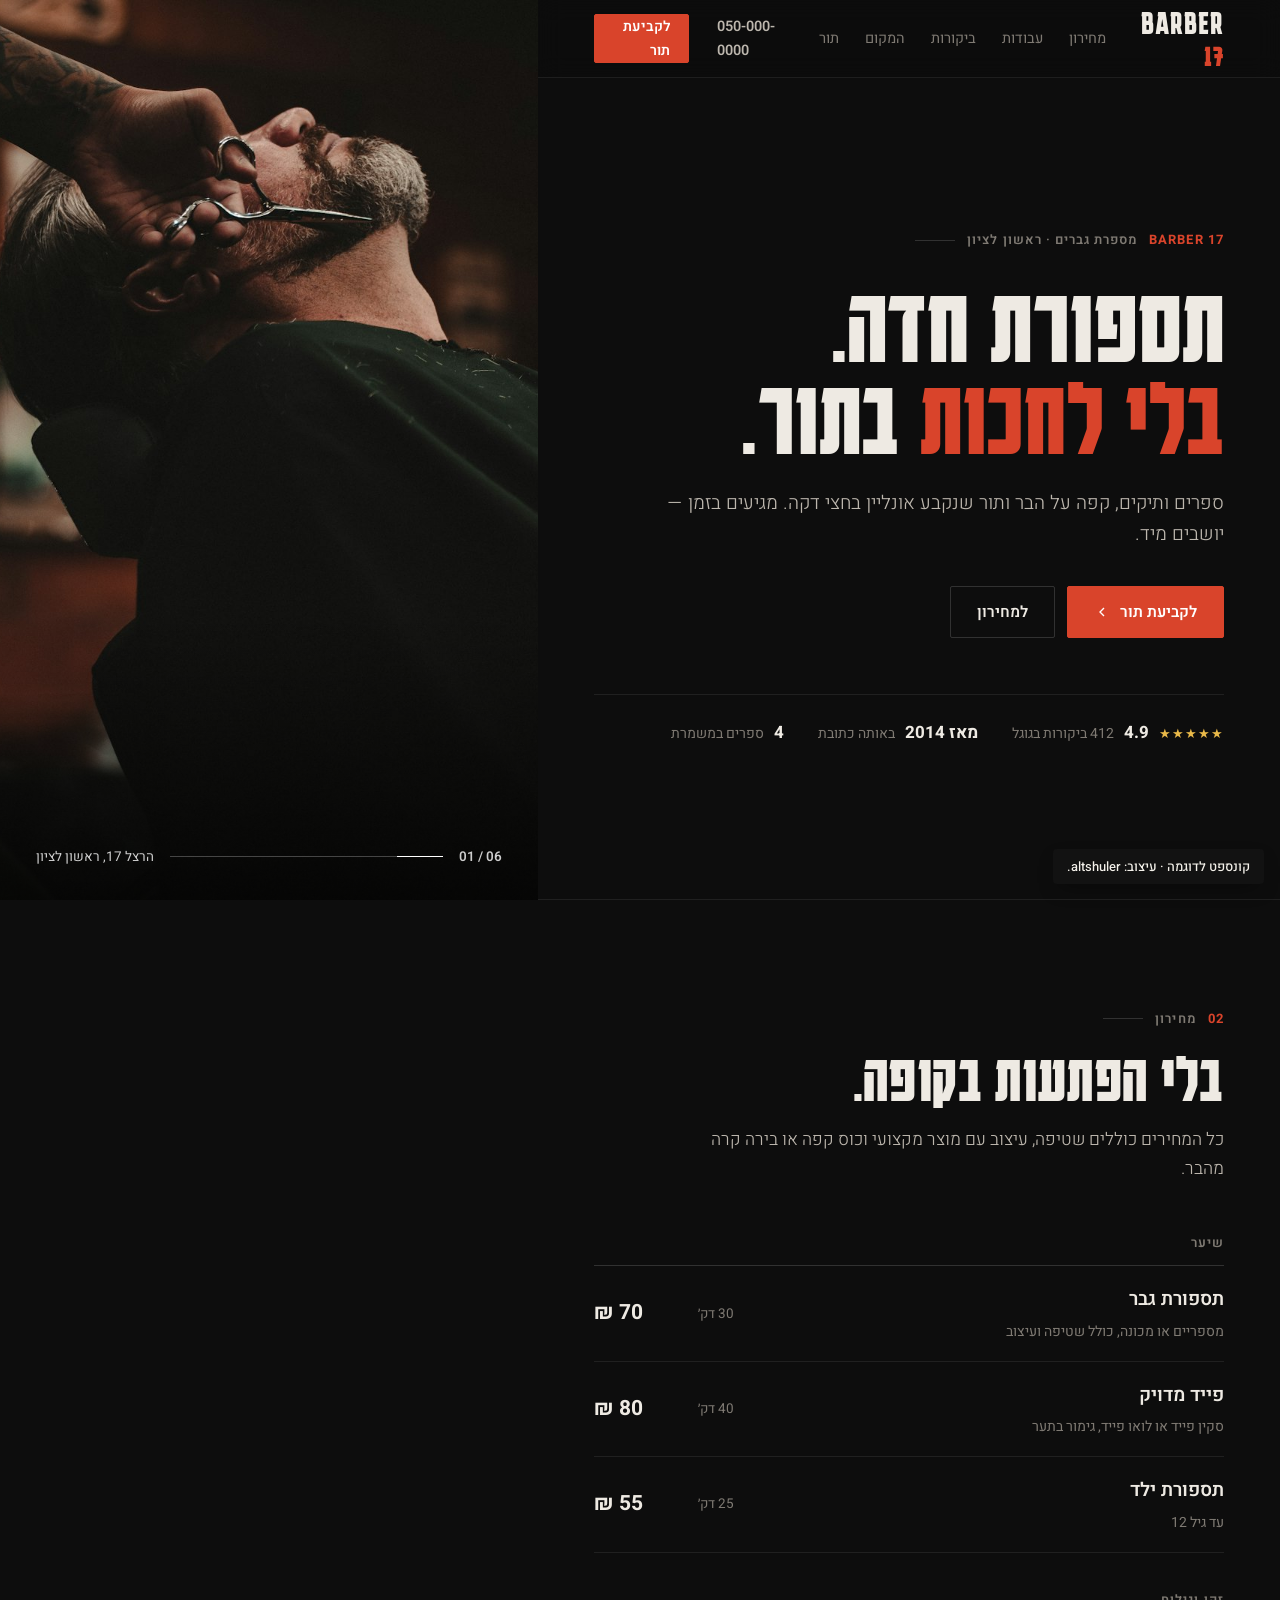
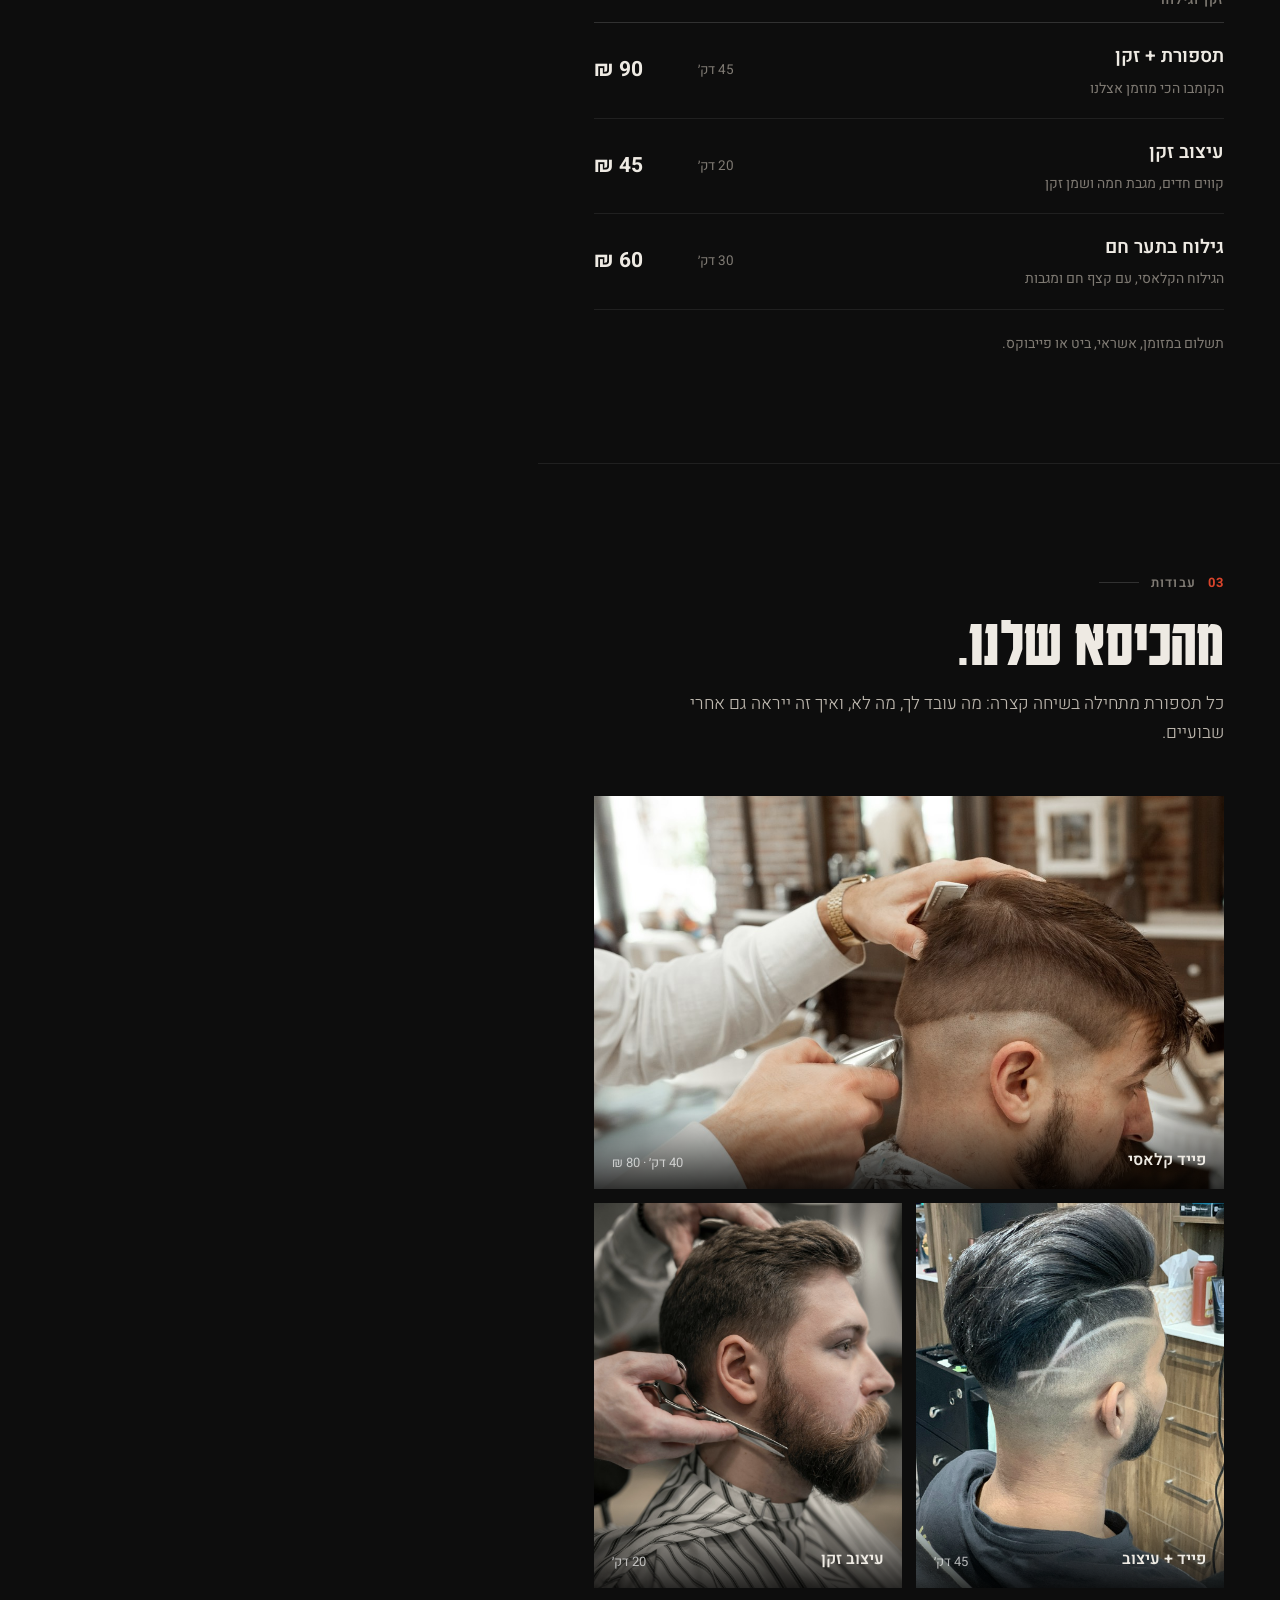
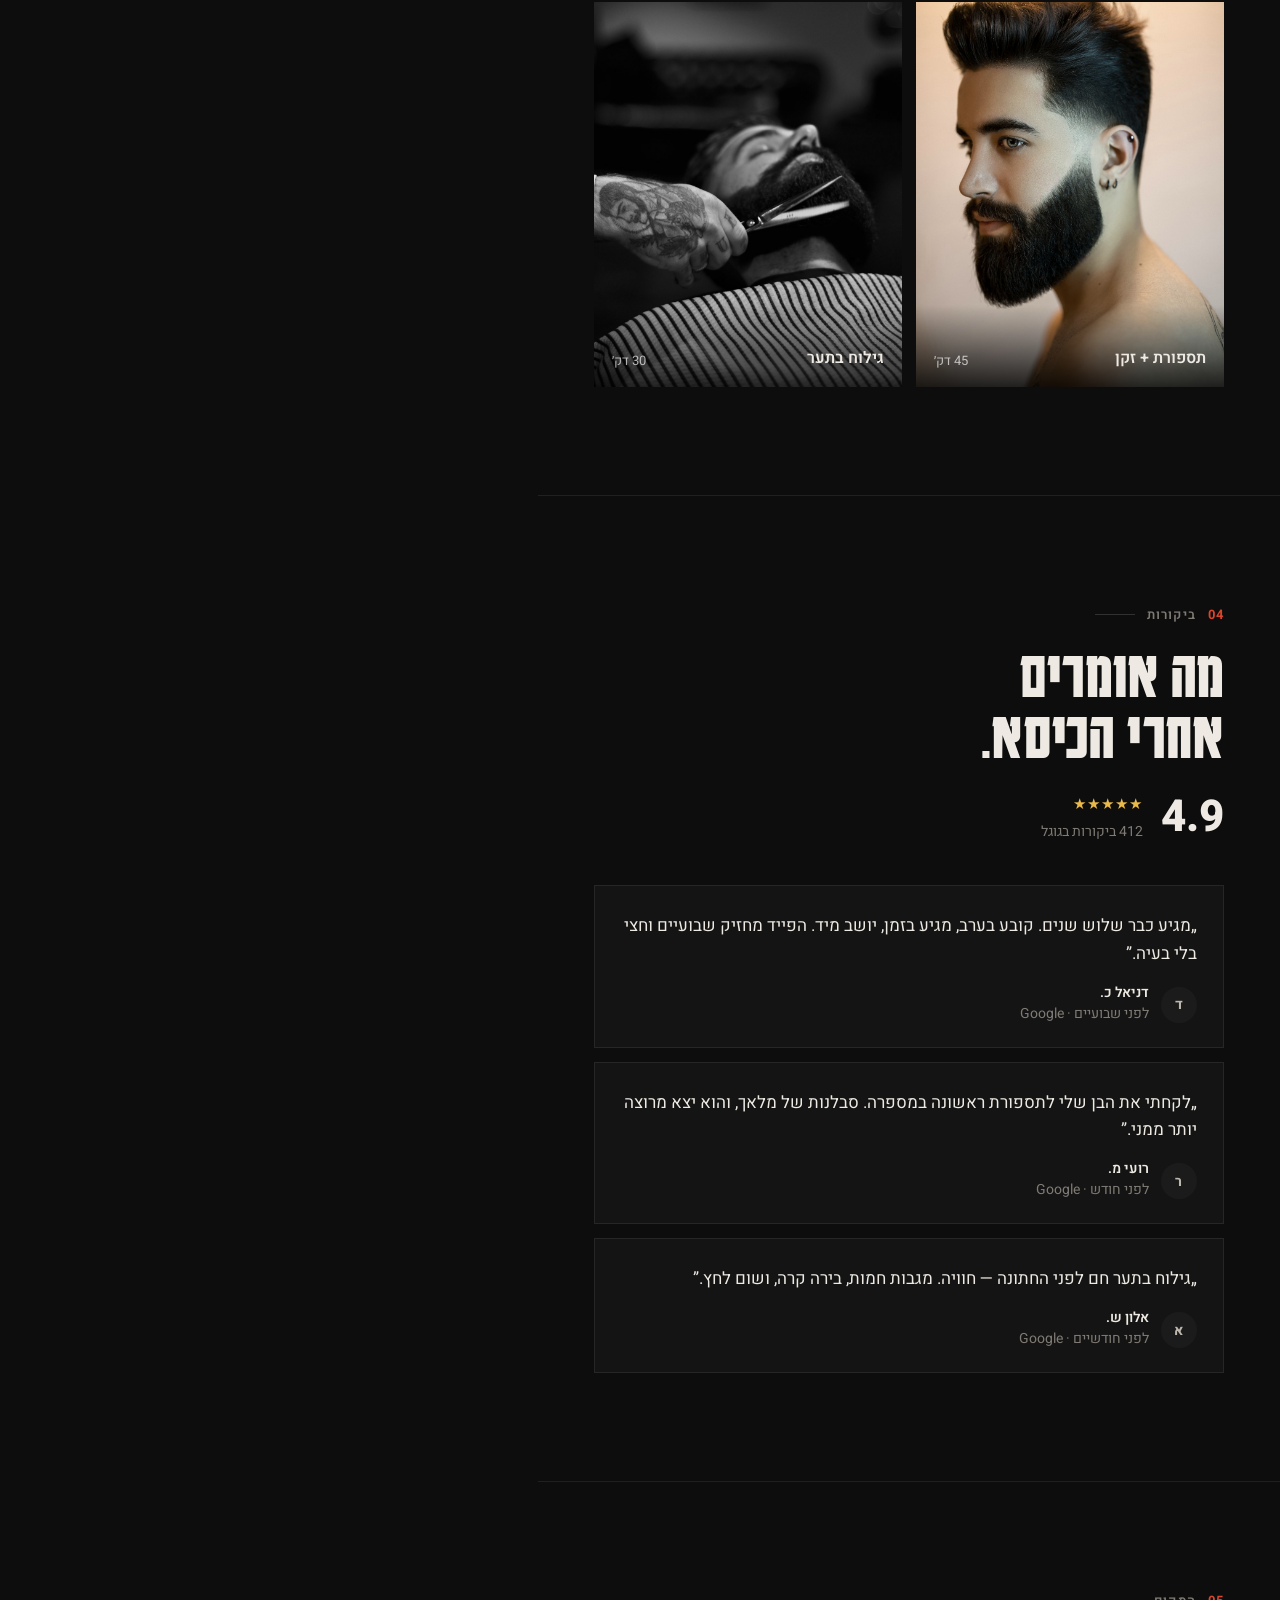
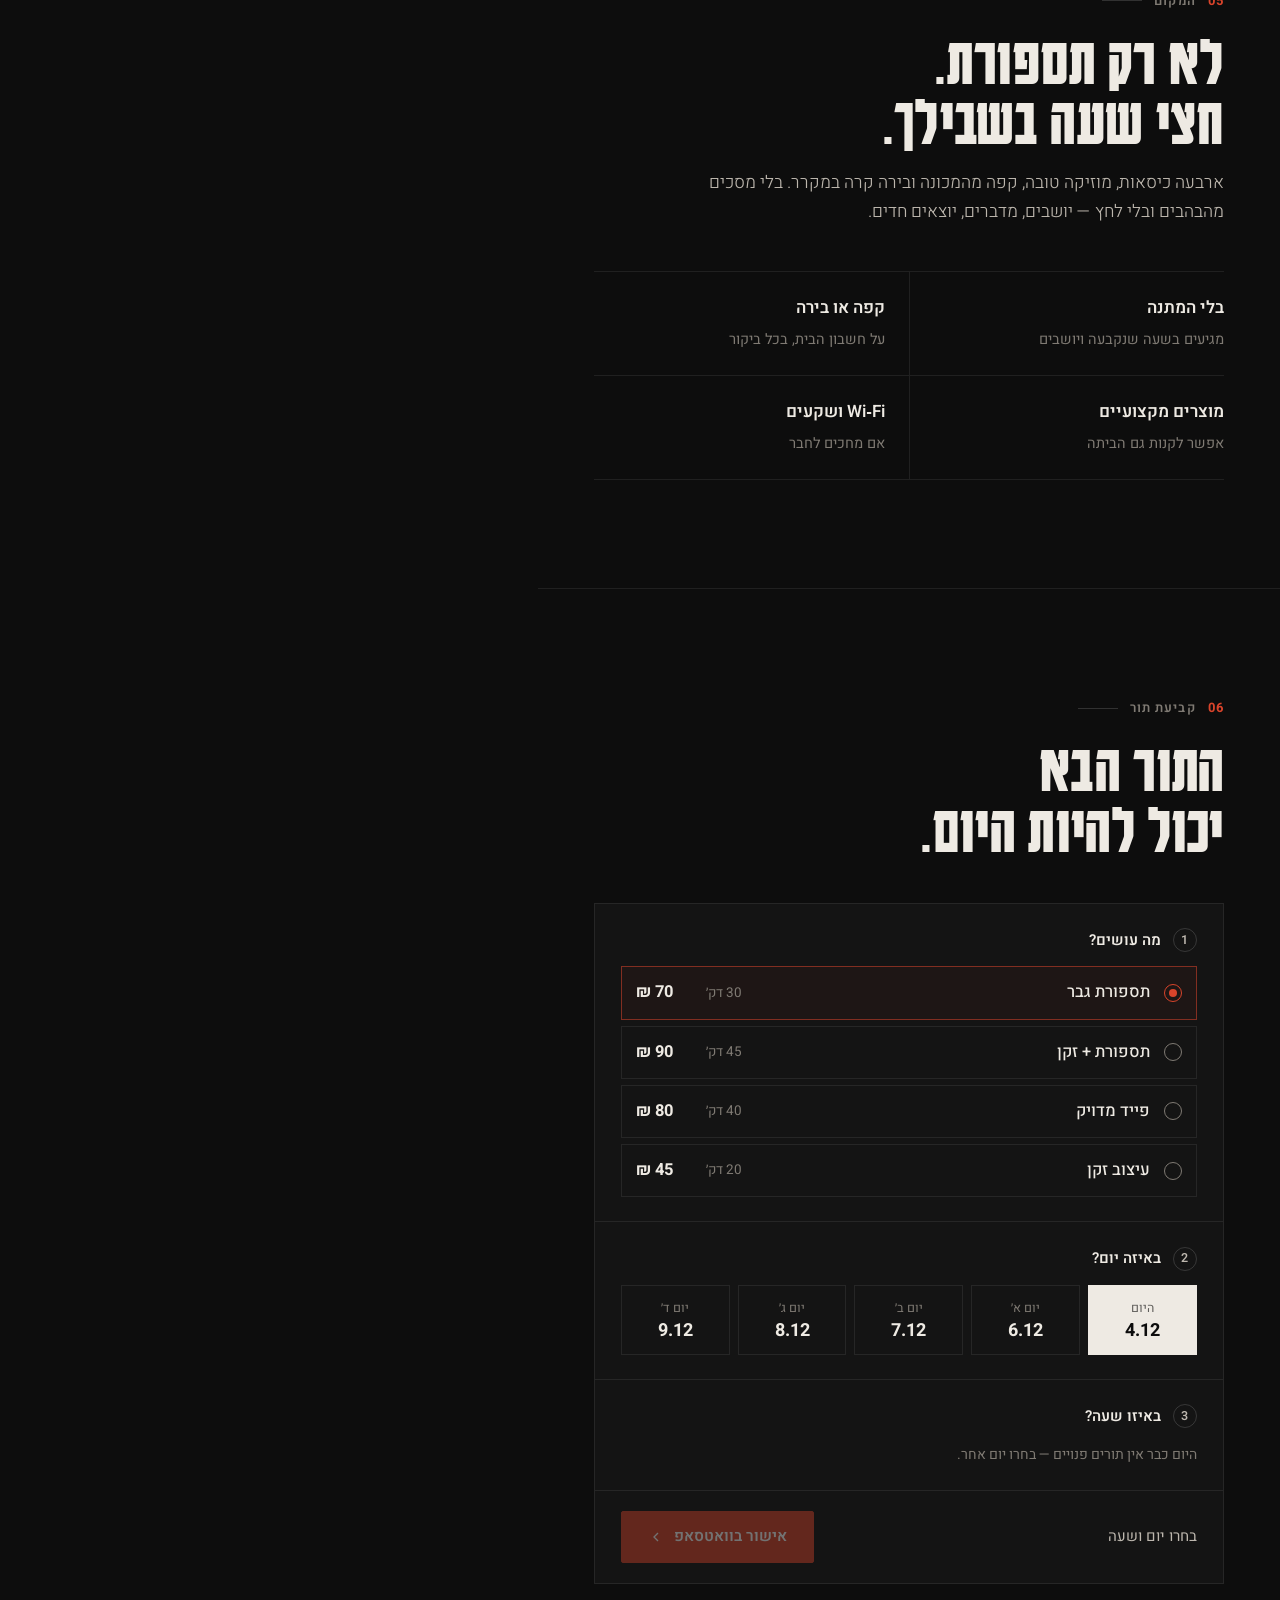
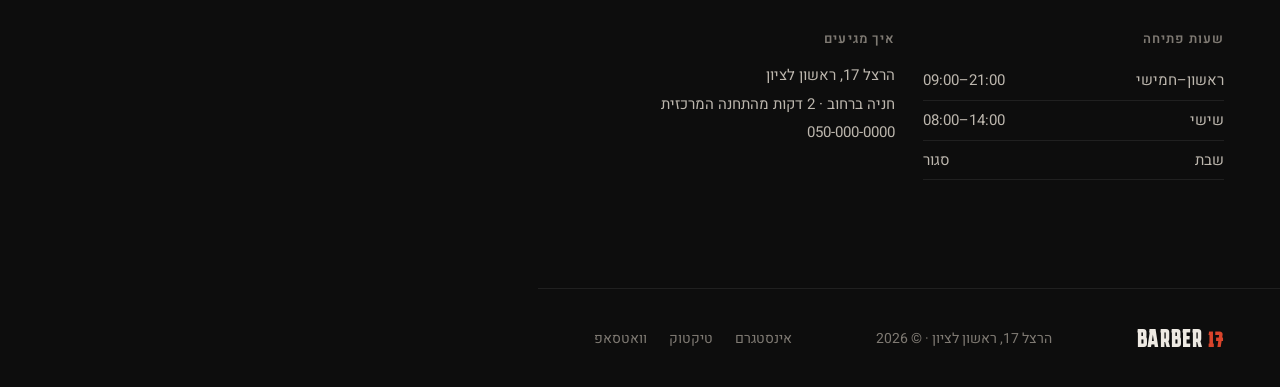
<file: concepts/barber.html>
<!doctype html>
<html lang="he" dir="rtl">
<head>
<meta charset="utf-8">
<meta name="robots" content="noindex"><meta name="viewport" content="width=device-width, initial-scale=1">
<title>BARBER 17 — מספרת גברים, ראשון לציון | קונספט</title>
<link rel="preconnect" href="https://fonts.googleapis.com">
<link rel="preconnect" href="https://fonts.gstatic.com" crossorigin>
<link rel="stylesheet" href="https://fonts.googleapis.com/css2?family=Karantina:wght@700&family=Heebo:wght@300;400;500;600;700;800&display=swap">
<style>
:root{--bg:#0D0D0D;--bg2:#141414;--bg3:#1B1B1B;--fg:#EEEAE3;--fg2:#BDB7AE;--mut:#7F7a73;--line:#ffffff14;--line2:#ffffff26;--red:#D9442B;--k:'Karantina',sans-serif;--stage:42vw;--pad:clamp(24px,4.4vw,72px)}
*{box-sizing:border-box;margin:0;padding:0}
html{scroll-behavior:smooth}
body{background:var(--bg);color:var(--fg);font:400 16.5px/1.65 'Heebo',sans-serif;-webkit-font-smoothing:antialiased;overflow-x:clip}
img{display:block;max-width:100%}
a{color:inherit;text-decoration:none}
button{font:inherit;color:inherit;background:none;border:0;cursor:pointer}
.btn{display:inline-flex;align-items:center;justify-content:center;gap:10px;min-height:52px;padding:0 26px;border-radius:2px;font-weight:600;font-size:15.5px;border:1px solid var(--line2);transition:background .2s,color .2s,border-color .2s}
.btn:hover{border-color:var(--fg)}
.btn svg{width:16px;height:16px;fill:none;stroke:currentColor;stroke-width:2}
.btn-red{background:var(--red);border-color:var(--red);color:#fff}.btn-red:hover{background:#c23a23;border-color:#c23a23}
.ey{display:flex;align-items:center;gap:12px;font-weight:600;font-size:13px;letter-spacing:.08em;color:var(--mut)}
.ey b{color:var(--red);font-weight:700}
.ey::after{content:'';flex:0 0 40px;height:1px;background:var(--line2)}
h2{font:700 clamp(54px,5.4vw,84px)/.88 var(--k);letter-spacing:.005em;margin-top:18px}
.lead{font-size:17.5px;font-weight:300;color:var(--fg2);max-width:31em;margin-top:18px}

/* сцена с фото — неподвижная, слева */
.stage{position:fixed;top:0;bottom:0;left:0;width:var(--stage);overflow:hidden;background:#000;z-index:1}
.stage img{position:absolute;inset:0;width:100%;height:100%;object-fit:cover;opacity:0;transform:scale(1.05);transition:opacity .9s,transform 1.8s cubic-bezier(.2,.7,.2,1)}
.stage img.on{opacity:1;transform:scale(1)}
.stage::after{content:'';position:absolute;inset:0;background:linear-gradient(0deg,#000a,#0000 32%)}
.cap{position:absolute;inset:auto 36px 32px 36px;z-index:2;display:flex;align-items:center;gap:16px;font-size:13.5px;color:#ffffffcc}
.cap b{font-weight:600;font-variant-numeric:tabular-nums}
.cap i{flex:1;height:1px;background:#ffffff40;position:relative;overflow:hidden}
.cap i::after{content:'';position:absolute;inset:0;width:var(--p,20%);background:#fff;transition:width .6s}
.cap span{white-space:nowrap}

/* колонка с контентом */
main,.bar,footer.ft{margin-inline-end:var(--stage)}
.bar{position:sticky;top:0;z-index:5;display:flex;align-items:center;gap:28px;height:78px;padding:0 var(--pad);background:#0d0d0deb;backdrop-filter:blur(12px);border-bottom:1px solid var(--line)}
.logo{font:700 32px/1 var(--k);letter-spacing:.03em}
.logo i{color:var(--red);font-style:normal}
.bar nav{display:flex;gap:26px;font-size:14.5px;color:var(--mut)}
.bar nav a{transition:color .2s}.bar nav a.on,.bar nav a:hover{color:var(--fg)}
.bar .tel{margin-inline-start:auto;font-weight:600;font-size:14.5px;color:var(--fg2)}
.bar .btn{min-height:42px;padding:0 18px;font-size:14px}
.sc{padding:clamp(88px,12vh,140px) var(--pad);border-bottom:1px solid var(--line)}
.mimg{display:none}

/* 01 hero */
#hero{min-height:calc(100vh - 78px);display:flex;flex-direction:column;justify-content:center;padding-top:60px;padding-bottom:60px}
#hero h1{font:700 clamp(84px,8.6vw,146px)/.84 var(--k);margin-top:26px}
#hero h1 em{font-style:normal;color:var(--red)}
#hero .lead{font-size:19px;margin-top:26px}
#hero .cta{display:flex;gap:12px;margin-top:36px;flex-wrap:wrap}
.trust{display:flex;flex-wrap:wrap;gap:12px 34px;margin-top:56px;padding-top:24px;border-top:1px solid var(--line);font-size:14px;color:var(--mut)}
.trust div{display:flex;align-items:center;gap:10px}
.trust b{font-weight:700;font-size:17px;color:var(--fg)}
.stars{color:#E9B949;letter-spacing:1px;font-size:13px}

/* 02 прайс */
.pgrp{margin-top:48px}
.pgrp h3{font-weight:600;font-size:13px;letter-spacing:.08em;color:var(--mut);padding-bottom:12px;border-bottom:1px solid var(--line2)}
.pgrp+.pgrp{margin-top:36px}
.pr{display:grid;grid-template-columns:1fr auto auto;align-items:center;gap:4px 28px;padding:18px 0;border-bottom:1px solid var(--line);cursor:default}
.pr h4{font-weight:600;font-size:19px;transition:color .2s}
.pr p{grid-column:1;font-size:14px;color:var(--mut)}
.pr .t{grid-row:1/3;grid-column:2;font-size:13.5px;color:var(--mut);white-space:nowrap}
.pr b{grid-row:1/3;grid-column:3;font-weight:700;font-size:21px;min-width:3.6em;text-align:left}
.pr:hover h4{color:var(--red)}
.pnote{font-size:14px;color:var(--mut);margin-top:22px}

/* 03 работы — галерея */
.gal{display:grid;grid-template-columns:1fr 1fr;gap:14px;margin-top:48px}
.gal figure{position:relative;overflow:hidden;background:var(--bg2);cursor:pointer}
.gal figure:first-child{grid-column:1/-1}
.gal img{width:100%;aspect-ratio:4/5;object-fit:cover;transition:transform .8s cubic-bezier(.2,.7,.2,1),filter .4s;filter:grayscale(.25)}
.gal figure:first-child img{aspect-ratio:16/10}
.gal figure:hover img{transform:scale(1.04);filter:none}
.gal figcaption{position:absolute;inset:auto 0 0 0;padding:40px 18px 16px;background:linear-gradient(0deg,#000c,#0000);display:flex;justify-content:space-between;align-items:flex-end;gap:12px}
.gal figcaption b{font-weight:600;font-size:16px}
.gal figcaption span{font-size:13px;color:#ffffffaa}

/* 04 отзывы */
.revs{display:grid;gap:14px;margin-top:40px}
.rev{background:var(--bg2);border:1px solid var(--line);padding:26px 26px 22px}
.rev p{font-size:17px;line-height:1.6;color:var(--fg)}
.who{display:flex;align-items:center;gap:12px;margin-top:18px;font-size:14px;color:var(--mut)}
.who i{width:36px;height:36px;border-radius:50%;background:var(--bg3);display:grid;place-items:center;font-style:normal;font-weight:700;color:var(--fg2)}
.who b{color:var(--fg);font-weight:600;display:block;line-height:1.2}
.rsum{display:flex;align-items:center;gap:18px;margin-top:26px}
.rsum strong{font-weight:800;font-size:44px;line-height:1}
.rsum span{font-size:14px;color:var(--mut)}.rsum .stars{color:#E9B949;font-size:15px}

/* 05 место */
.space4{display:grid;grid-template-columns:1fr 1fr;margin-top:44px;border-top:1px solid var(--line)}
.space4 div{padding:22px 0;border-bottom:1px solid var(--line)}
.space4 div:nth-child(odd){padding-inline-end:24px;border-inline-end:1px solid var(--line)}
.space4 div:nth-child(even){padding-inline-start:24px}
.space4 b{display:block;font-weight:600;font-size:17px;margin-bottom:4px}
.space4 span{font-size:14.5px;color:var(--mut)}

/* 06 запись */
.book{margin-top:44px;background:var(--bg2);border:1px solid var(--line)}
.step{padding:24px 26px;border-bottom:1px solid var(--line)}
.step h4{display:flex;align-items:center;gap:12px;font-weight:600;font-size:15px;margin-bottom:14px}
.step h4 i{width:24px;height:24px;border-radius:50%;border:1px solid var(--line2);display:grid;place-items:center;font-style:normal;font-size:12.5px;color:var(--fg2)}
.svc{display:grid;gap:6px}
.svc label{display:flex;align-items:center;gap:14px;padding:12px 14px;border:1px solid var(--line);cursor:pointer;transition:border-color .2s,background .2s}
.svc label:hover{border-color:var(--line2)}
.svc input{appearance:none;width:18px;height:18px;border-radius:50%;border:1.5px solid var(--mut);flex:none;display:grid;place-items:center;margin:0}
.svc input:checked{border-color:var(--red)}
.svc input:checked::after{content:'';width:8px;height:8px;border-radius:50%;background:var(--red)}
.svc label:has(input:checked){border-color:#d9442b88;background:#d9442b0d}
.svc label span{flex:1;font-weight:500}
.svc label small{color:var(--mut);font-size:13.5px}
.svc label b{font-weight:700;min-width:3.4em;text-align:left}
.days{display:grid;grid-template-columns:repeat(5,1fr);gap:8px}
.days button{padding:12px 6px;border:1px solid var(--line);text-align:center;transition:border-color .2s,background .2s}
.days button small{display:block;font-size:12.5px;color:var(--mut)}
.days button b{display:block;font-weight:700;font-size:18px;line-height:1.3}
.days button:hover{border-color:var(--line2)}
.days button.on{background:var(--fg);color:var(--bg);border-color:var(--fg)}.days button.on small{color:#0009}
.slots{display:grid;grid-template-columns:repeat(6,1fr);gap:8px}
.slots button{min-height:42px;border:1px solid var(--line);font-weight:500;font-size:14.5px;font-variant-numeric:tabular-nums;transition:border-color .2s,background .2s}
.slots button:hover{border-color:var(--line2)}
.slots button.on{background:var(--fg);color:var(--bg);border-color:var(--fg)}
.slots .none{grid-column:1/-1;font-size:14px;color:var(--mut)}
.sum{display:flex;align-items:center;justify-content:space-between;gap:16px;flex-wrap:wrap;padding:20px 26px}
.sum p{font-size:15px;color:var(--fg2)}.sum p b{color:var(--fg);font-weight:600}
.info{display:grid;grid-template-columns:1fr 1fr;gap:28px;margin-top:44px;font-size:15px}
.info h4{font-weight:600;font-size:13px;letter-spacing:.08em;color:var(--mut);margin-bottom:12px}
.info .r{display:flex;justify-content:space-between;gap:12px;padding:7px 0;border-bottom:1px solid var(--line);color:var(--fg2)}
.info p{color:var(--fg2);line-height:1.9}
footer.ft{padding:36px var(--pad);display:flex;justify-content:space-between;align-items:center;gap:16px;flex-wrap:wrap;font-size:14px;color:var(--mut)}
footer.ft .logo{font-size:26px;color:var(--fg)}
footer.ft nav{display:flex;gap:22px}

.rv{opacity:0;transform:translateY(20px);transition:opacity .8s,transform .8s cubic-bezier(.2,.7,.2,1)}.rv.in{opacity:1;transform:none}

@media (max-width:1180px){.bar nav{display:none}}
@media (max-width:900px){
  :root{--pad:18px}
  .stage{display:none}
  main,.bar,footer.ft{margin:0}
  .bar{height:64px}.bar .tel{display:none}.bar .btn{margin-inline-start:auto}
  .sc{padding:72px var(--pad)}
  #hero{min-height:auto;padding-top:0}
  .mimg{display:block;max-width:none;width:calc(100% + 36px);margin:0 -18px 34px;aspect-ratio:4/3;object-fit:cover}
  #hero .mimg{aspect-ratio:4/5;margin-bottom:-140px;-webkit-mask:linear-gradient(#000 50%,#0000);mask:linear-gradient(#000 50%,#0000)}
  #hero .ey,#hero h1{position:relative}
  .gal{gap:8px}.gal figcaption{padding:30px 12px 10px}.gal figcaption span{display:none}.gal figcaption b{font-size:14.5px}
  .pr{grid-template-columns:1fr auto;gap:2px 16px}.pr .t{display:none}.pr b{grid-column:2}
  .space4{grid-template-columns:1fr}.space4 div{padding:18px 0!important;border-inline-end:0!important}
  .days{grid-template-columns:repeat(5,minmax(0,1fr));gap:6px}.days button b{font-size:16px}
  .slots{grid-template-columns:repeat(4,1fr)}
  .step,.sum{padding:20px 16px}
  .info{grid-template-columns:1fr}
}
</style>
</head>
<body>

<aside class="stage" aria-hidden="true">
  <img src="barber-img/hero.jpg" data-k="hero" class="on" alt="">
  <img src="barber-img/portrait.jpg" data-k="portrait" alt="">
  <img src="barber-img/fade.jpg" data-k="fade" alt="">
  <img src="barber-img/design.jpg" data-k="design" alt="">
  <img src="barber-img/beard.jpg" data-k="beard" alt="">
  <img src="barber-img/shave.jpg" data-k="shave" alt="">
  <img src="barber-img/interior.jpg" data-k="space" alt="">
  <img src="barber-img/tools.jpg" data-k="tools" alt="">
  <div class="cap"><b id="capN" dir="ltr">01 / 06</b><i id="capP"></i><span id="capT">הרצל 17, ראשון לציון</span></div>
</aside>

<header class="bar">
  <a class="logo" href="#hero">BARBER <i>17</i></a>
  <nav><a href="#prices">מחירון</a><a href="#work">עבודות</a><a href="#reviews">ביקורות</a><a href="#space">המקום</a><a href="#book">תור</a></nav>
  <a class="tel" href="tel:0500000000" dir="ltr">050-000-0000</a>
  <a class="btn btn-red" href="#book">לקביעת תור</a>
</header>

<main>
  <section class="sc" id="hero" data-k="hero" data-t="הרצל 17, ראשון לציון">
    <img class="mimg" src="barber-img/hero.jpg" alt="ספר בעבודה">
    <div class="ey"><b>BARBER 17</b> מספרת גברים · ראשון לציון</div>
    <h1>תספורת חדה.<br><em>בלי לחכות</em> בתור.</h1>
    <p class="lead">ספרים ותיקים, קפה על הבר ותור שנקבע אונליין בחצי דקה. מגיעים בזמן — יושבים מיד.</p>
    <div class="cta"><a class="btn btn-red" href="#book">לקביעת תור<svg viewBox="0 0 24 24"><path d="M15 6l-6 6 6 6"/></svg></a><a class="btn" href="#prices">למחירון</a></div>
    <div class="trust">
      <div><span class="stars">★★★★★</span><b>4.9</b>412 ביקורות בגוגל</div>
      <div><b>מאז 2014</b>באותה כתובת</div>
      <div><b>4</b>ספרים במשמרת</div>
    </div>
  </section>

  <section class="sc" id="prices" data-k="portrait" data-t="כל המחירים כוללים שטיפה ועיצוב">
    <img class="mimg" src="barber-img/tools.jpg" alt="כלי עבודה של ספר" loading="lazy" style="aspect-ratio:16/9">
    <div class="ey rv"><b>02</b> מחירון</div>
    <h2 class="rv">בלי הפתעות בקופה.</h2>
    <p class="lead rv">כל המחירים כוללים שטיפה, עיצוב עם מוצר מקצועי וכוס קפה או בירה קרה מהבר.</p>
    <div class="pgrp rv">
      <h3>שיער</h3>
      <div class="pr" data-k="portrait"><h4>תספורת גבר</h4><p>מספריים או מכונה, כולל שטיפה ועיצוב</p><span class="t">30 דק׳</span><b>70 ₪</b></div>
      <div class="pr" data-k="fade"><h4>פייד מדויק</h4><p>סקין פייד או לואו פייד, גימור בתער</p><span class="t">40 דק׳</span><b>80 ₪</b></div>
      <div class="pr" data-k="design"><h4>תספורת ילד</h4><p>עד גיל 12</p><span class="t">25 דק׳</span><b>55 ₪</b></div>
    </div>
    <div class="pgrp rv">
      <h3>זקן וגילוח</h3>
      <div class="pr" data-k="beard"><h4>תספורת + זקן</h4><p>הקומבו הכי מוזמן אצלנו</p><span class="t">45 דק׳</span><b>90 ₪</b></div>
      <div class="pr" data-k="beard"><h4>עיצוב זקן</h4><p>קווים חדים, מגבת חמה ושמן זקן</p><span class="t">20 דק׳</span><b>45 ₪</b></div>
      <div class="pr" data-k="shave"><h4>גילוח בתער חם</h4><p>הגילוח הקלאסי, עם קצף חם ומגבות</p><span class="t">30 דק׳</span><b>60 ₪</b></div>
    </div>
    <p class="pnote rv">תשלום במזומן, אשראי, ביט או פייבוקס.</p>
  </section>

  <section class="sc" id="work" data-k="fade" data-t="פייד קלאסי · 40 דק׳">
    <div class="ey rv"><b>03</b> עבודות</div>
    <h2 class="rv">מהכיסא שלנו.</h2>
    <p class="lead rv">כל תספורת מתחילה בשיחה קצרה: מה עובד לך, מה לא, ואיך זה ייראה גם אחרי שבועיים.</p>
    <div class="gal rv">
      <figure data-k="fade" data-t="פייד קלאסי · 40 דק׳"><img src="barber-img/fade.jpg" alt="פייד קלאסי" loading="lazy"><figcaption><b>פייד קלאסי</b><span>40 דק׳ · 80 ₪</span></figcaption></figure>
      <figure data-k="design" data-t="פייד + עיצוב · 45 דק׳"><img src="barber-img/design.jpg" alt="פייד עם עיצוב" loading="lazy"><figcaption><b>פייד + עיצוב</b><span>45 דק׳</span></figcaption></figure>
      <figure data-k="beard" data-t="עיצוב זקן · 20 דק׳"><img src="barber-img/beard.jpg" alt="עיצוב זקן" loading="lazy"><figcaption><b>עיצוב זקן</b><span>20 דק׳</span></figcaption></figure>
      <figure data-k="portrait" data-t="תספורת + זקן · 45 דק׳"><img src="barber-img/portrait.jpg" alt="תספורת וזקן" loading="lazy"><figcaption><b>תספורת + זקן</b><span>45 דק׳</span></figcaption></figure>
      <figure data-k="shave" data-t="גילוח בתער חם · 30 דק׳"><img src="barber-img/shave.jpg" alt="גילוח בתער" loading="lazy"><figcaption><b>גילוח בתער</b><span>30 דק׳</span></figcaption></figure>
    </div>
  </section>

  <section class="sc" id="reviews" data-k="beard" data-t="4.9 בגוגל · 412 ביקורות">
    <div class="ey rv"><b>04</b> ביקורות</div>
    <h2 class="rv">מה אומרים<br>אחרי הכיסא.</h2>
    <div class="rsum rv"><strong>4.9</strong><div><span class="stars">★★★★★</span><br><span>412 ביקורות בגוגל</span></div></div>
    <div class="revs">
      <div class="rev rv"><p>„מגיע כבר שלוש שנים. קובע בערב, מגיע בזמן, יושב מיד. הפייד מחזיק שבועיים וחצי בלי בעיה.”</p><div class="who"><i>ד</i><div><b>דניאל כ.</b>לפני שבועיים · Google</div></div></div>
      <div class="rev rv"><p>„לקחתי את הבן שלי לתספורת ראשונה במספרה. סבלנות של מלאך, והוא יצא מרוצה יותר ממני.”</p><div class="who"><i>ר</i><div><b>רועי מ.</b>לפני חודש · Google</div></div></div>
      <div class="rev rv"><p>„גילוח בתער חם לפני החתונה — חוויה. מגבות חמות, בירה קרה, ושום לחץ.”</p><div class="who"><i>א</i><div><b>אלון ש.</b>לפני חודשיים · Google</div></div></div>
    </div>
  </section>

  <section class="sc" id="space" data-k="space" data-t="ארבעה כיסאות, בר קפה ובירה קרה">
    <img class="mimg" src="barber-img/interior.jpg" alt="המספרה מבפנים" loading="lazy">
    <div class="ey rv"><b>05</b> המקום</div>
    <h2 class="rv">לא רק תספורת.<br>חצי שעה בשבילך.</h2>
    <p class="lead rv">ארבעה כיסאות, מוזיקה טובה, קפה מהמכונה ובירה קרה במקרר. בלי מסכים מהבהבים ובלי לחץ — יושבים, מדברים, יוצאים חדים.</p>
    <div class="space4 rv">
      <div><b>בלי המתנה</b><span>מגיעים בשעה שנקבעה ויושבים</span></div>
      <div><b>קפה או בירה</b><span>על חשבון הבית, בכל ביקור</span></div>
      <div><b>מוצרים מקצועיים</b><span>אפשר לקנות גם הביתה</span></div>
      <div><b>Wi‑Fi ושקעים</b><span>אם מחכים לחבר</span></div>
    </div>
  </section>

  <section class="sc" id="book" data-k="tools" data-t="תזכורת בוואטסאפ שעה לפני התור">
    <div class="ey rv"><b>06</b> קביעת תור</div>
    <h2 class="rv">התור הבא<br>יכול להיות היום.</h2>
    <div class="book rv">
      <div class="step"><h4><i>1</i>מה עושים?</h4><div class="svc" id="svc">
        <label><input type="radio" name="s" value="תספורת גבר" data-p="70" checked><span>תספורת גבר</span><small>30 דק׳</small><b>70 ₪</b></label>
        <label><input type="radio" name="s" value="תספורת + זקן" data-p="90"><span>תספורת + זקן</span><small>45 דק׳</small><b>90 ₪</b></label>
        <label><input type="radio" name="s" value="פייד מדויק" data-p="80"><span>פייד מדויק</span><small>40 דק׳</small><b>80 ₪</b></label>
        <label><input type="radio" name="s" value="עיצוב זקן" data-p="45"><span>עיצוב זקן</span><small>20 דק׳</small><b>45 ₪</b></label>
      </div></div>
      <div class="step"><h4><i>2</i>באיזה יום?</h4><div class="days" id="day"></div></div>
      <div class="step"><h4><i>3</i>באיזו שעה?</h4><div class="slots" id="slot"></div></div>
      <div class="sum"><p id="sumT"></p><a class="btn btn-red" id="go" href="#" target="_blank" rel="noopener">אישור בוואטסאפ<svg viewBox="0 0 24 24"><path d="M15 6l-6 6 6 6"/></svg></a></div>
    </div>
    <div class="info rv">
      <div><h4>שעות פתיחה</h4><div class="r"><span>ראשון–חמישי</span><span dir="ltr">09:00–21:00</span></div><div class="r"><span>שישי</span><span dir="ltr">08:00–14:00</span></div><div class="r"><span>שבת</span><span>סגור</span></div></div>
      <div><h4>איך מגיעים</h4><p>הרצל 17, ראשון לציון<br>חניה ברחוב · 2 דקות מהתחנה המרכזית<br><span dir="ltr">050-000-0000</span></p></div>
    </div>
  </section>
</main>

<footer class="ft"><span class="logo">BARBER <i style="color:var(--red);font-style:normal">17</i></span><span>הרצל 17, ראשון לציון · © 2026</span><nav><a href="#">אינסטגרם</a><a href="#">טיקטוק</a><a href="#">וואטסאפ</a></nav></footer>

<script>
const imgs=[...document.querySelectorAll('.stage img')],secs=[...document.querySelectorAll('main .sc')],links=[...document.querySelectorAll('.bar nav a')];
const capN=document.getElementById('capN'),capT=document.getElementById('capT'),capP=document.getElementById('capP');
function show(k,t){imgs.forEach(i=>i.classList.toggle('on',i.dataset.k===k));if(t)capT.textContent=t}
let cur=0;
const so=new IntersectionObserver(es=>es.forEach(e=>{if(!e.isIntersecting)return;cur=secs.indexOf(e.target);
  show(e.target.dataset.k,e.target.dataset.t);
  capN.textContent=String(cur+1).padStart(2,'0')+' / '+String(secs.length).padStart(2,'0');capP.style.setProperty('--p',((cur+1)/secs.length*100)+'%');
  links.forEach(a=>a.classList.toggle('on',a.getAttribute('href')==='#'+e.target.id))}),{rootMargin:'-45% 0px -50% 0px'});
secs.forEach(s=>so.observe(s));
const back=()=>show(secs[cur].dataset.k,secs[cur].dataset.t);
document.querySelectorAll('.pr,.gal figure').forEach(p=>{p.onmouseenter=()=>show(p.dataset.k,p.dataset.t);p.onmouseleave=back});

// запись
const dn=['א׳','ב׳','ג׳','ד׳','ה׳','ו׳','ש׳'],dayEl=document.getElementById('day'),slotEl=document.getElementById('slot');
const st={d:null,t:null},pad=n=>String(n).padStart(2,'0');
const days=[];for(let i=0;days.length<5;i++){const x=new Date();x.setDate(x.getDate()+i);if(x.getDay()!==6)days.push(x)}
days.forEach(x=>{const df=Math.round((new Date(x).setHours(0,0,0,0)-new Date().setHours(0,0,0,0))/864e5);
  const lab=df===0?'היום':df===1?'מחר':'יום '+dn[x.getDay()];
  const b=document.createElement('button');b.type='button';b.innerHTML='<small>'+lab+'</small><b>'+x.getDate()+'.'+(x.getMonth()+1)+'</b>';
  b.onclick=()=>{pick(dayEl,b);st.d=lab;slots(x)};dayEl.append(b)});
function slots(x){slotEl.innerHTML='';const fri=x.getDay()===5,start=fri?8:9,end=fri?14:21,now=new Date(),today=x.toDateString()===now.toDateString();let n=0;
  for(let h=start;h<end&&n<12;h++)for(const m of[0,30]){if(n>=12)break;
    if((today&&(h+m/60)<=now.getHours()+now.getMinutes()/60+.5)||((h*7+m+x.getDate())%4===0))continue;
    const b=document.createElement('button');b.type='button';b.textContent=pad(h)+':'+pad(m);b.onclick=()=>{pick(slotEl,b);st.t=b.textContent;sum()};slotEl.append(b);n++}
  if(n){slotEl.firstChild.click()}else{st.t=null;slotEl.innerHTML='<div class="none">היום כבר אין תורים פנויים — בחרו יום אחר.</div>';sum()}}
function pick(box,b){box.querySelectorAll('button').forEach(x=>x.classList.toggle('on',x===b))}
function sum(){const s=document.querySelector('#svc input:checked'),T=document.getElementById('sumT'),go=document.getElementById('go');
  if(!st.t){T.textContent='בחרו יום ושעה';go.style.opacity=.4;return}go.style.opacity=1;
  T.innerHTML='<b>'+s.value+'</b> · '+st.d+' ב־'+st.t+' · '+s.dataset.p+' ₪';
  go.href='https://wa.me/972500000000?text='+encodeURIComponent('היי, אשמח לקבוע '+s.value+' '+st.d+' ב־'+st.t)}
document.querySelectorAll('#svc input').forEach(i=>i.onchange=sum);
dayEl.firstChild.click();

const io=new IntersectionObserver(es=>es.forEach(e=>{if(e.isIntersecting){e.target.classList.add('in');io.unobserve(e.target)}}),{rootMargin:'0px 0px -8% 0px'});
document.querySelectorAll('.rv').forEach(el=>io.observe(el));
</script>
<a href="../" style="position:fixed;bottom:16px;right:16px;z-index:30;background:#121212;color:#F4F1EA;font:500 13px/1 Heebo,Assistant,sans-serif;padding:11px 14px;border-radius:4px;text-decoration:none;direction:rtl;box-shadow:0 8px 20px -8px rgba(0,0,0,.5)">קונספט לדוגמה · עיצוב: altshuler.</a></body>
</html>
</file>
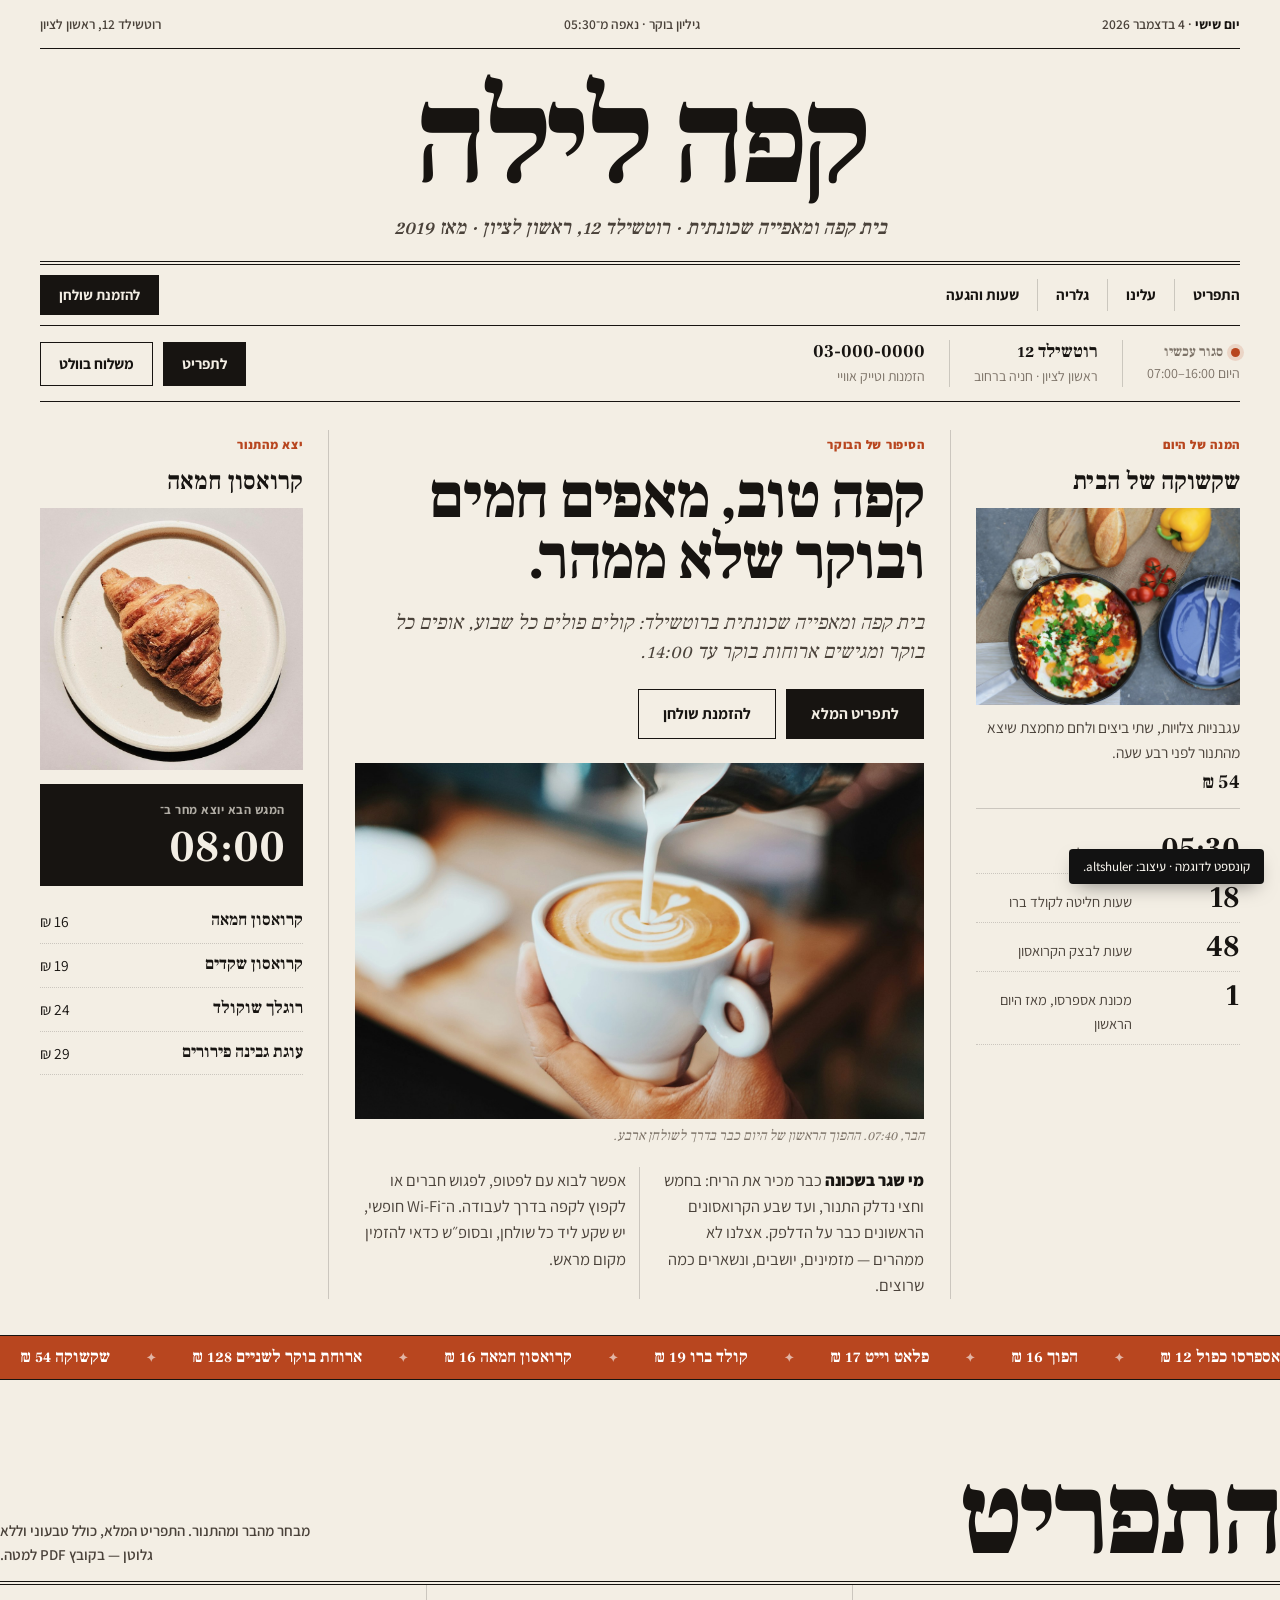
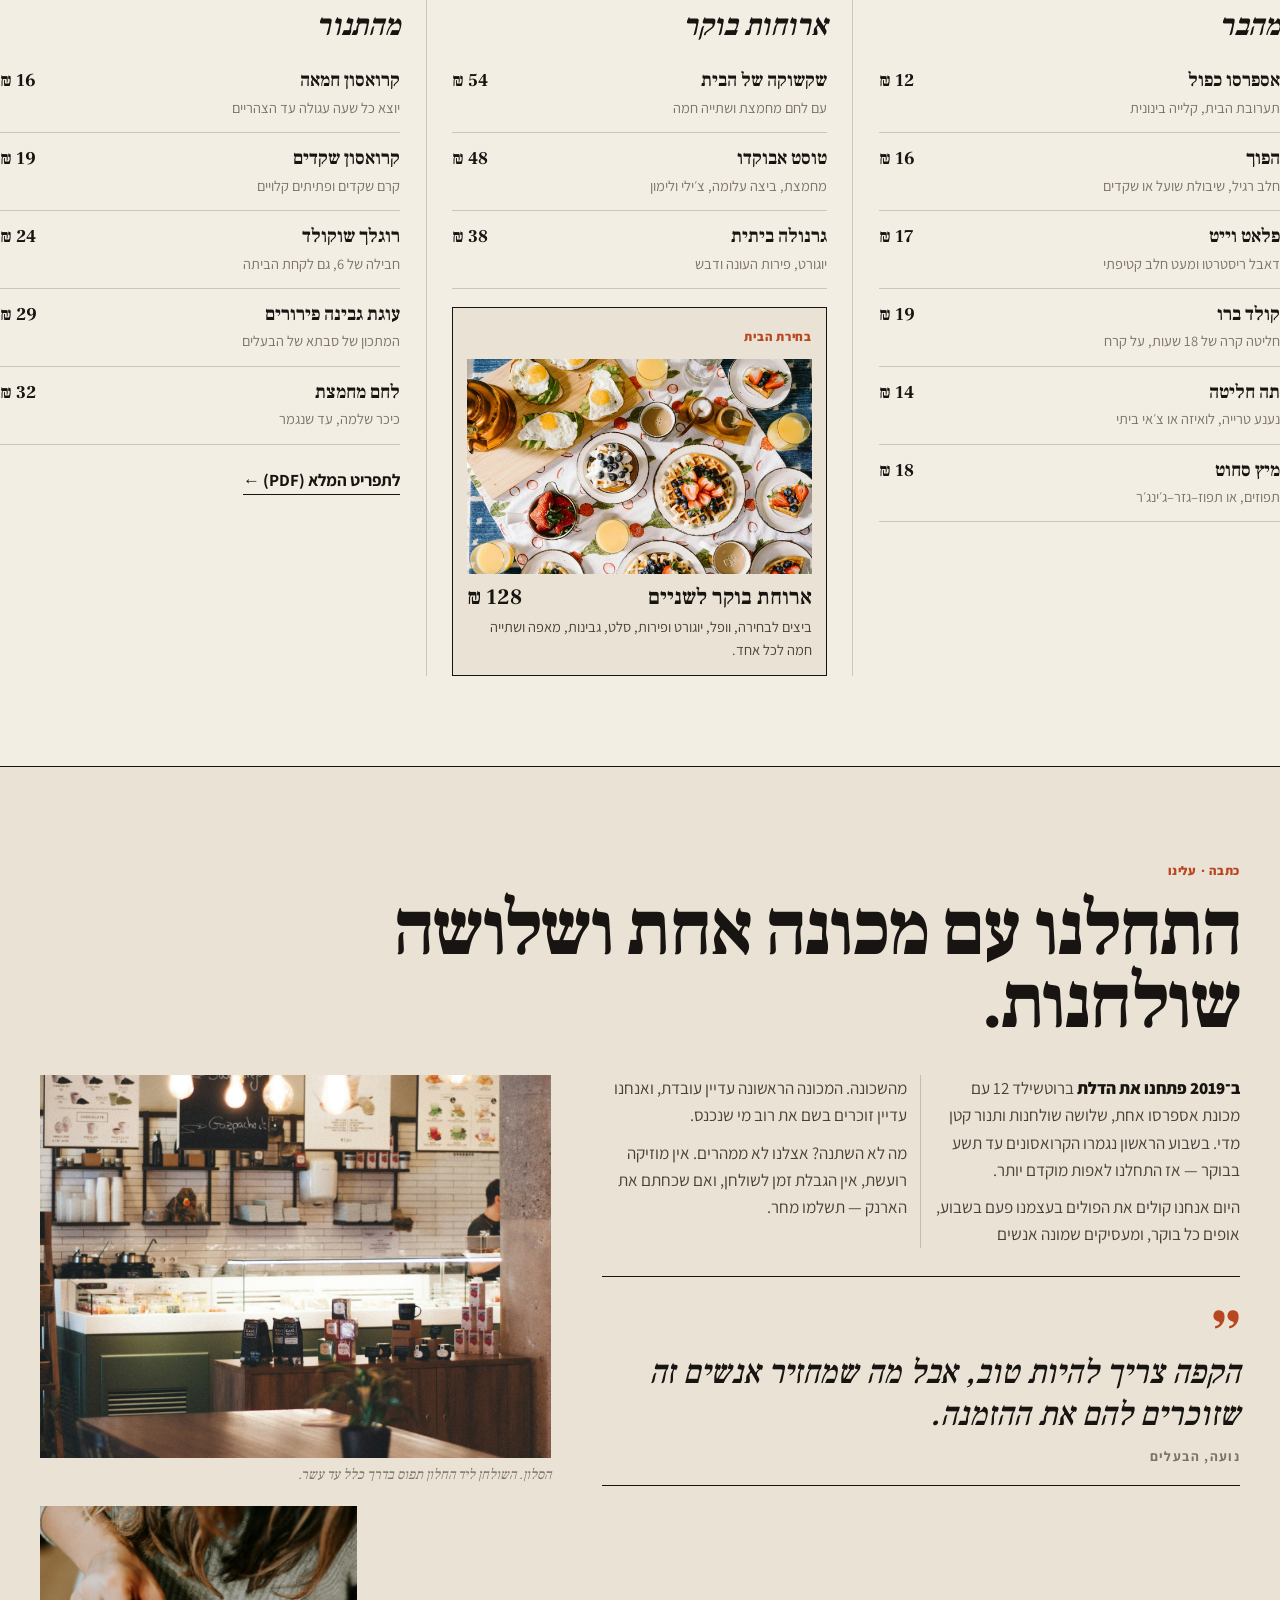
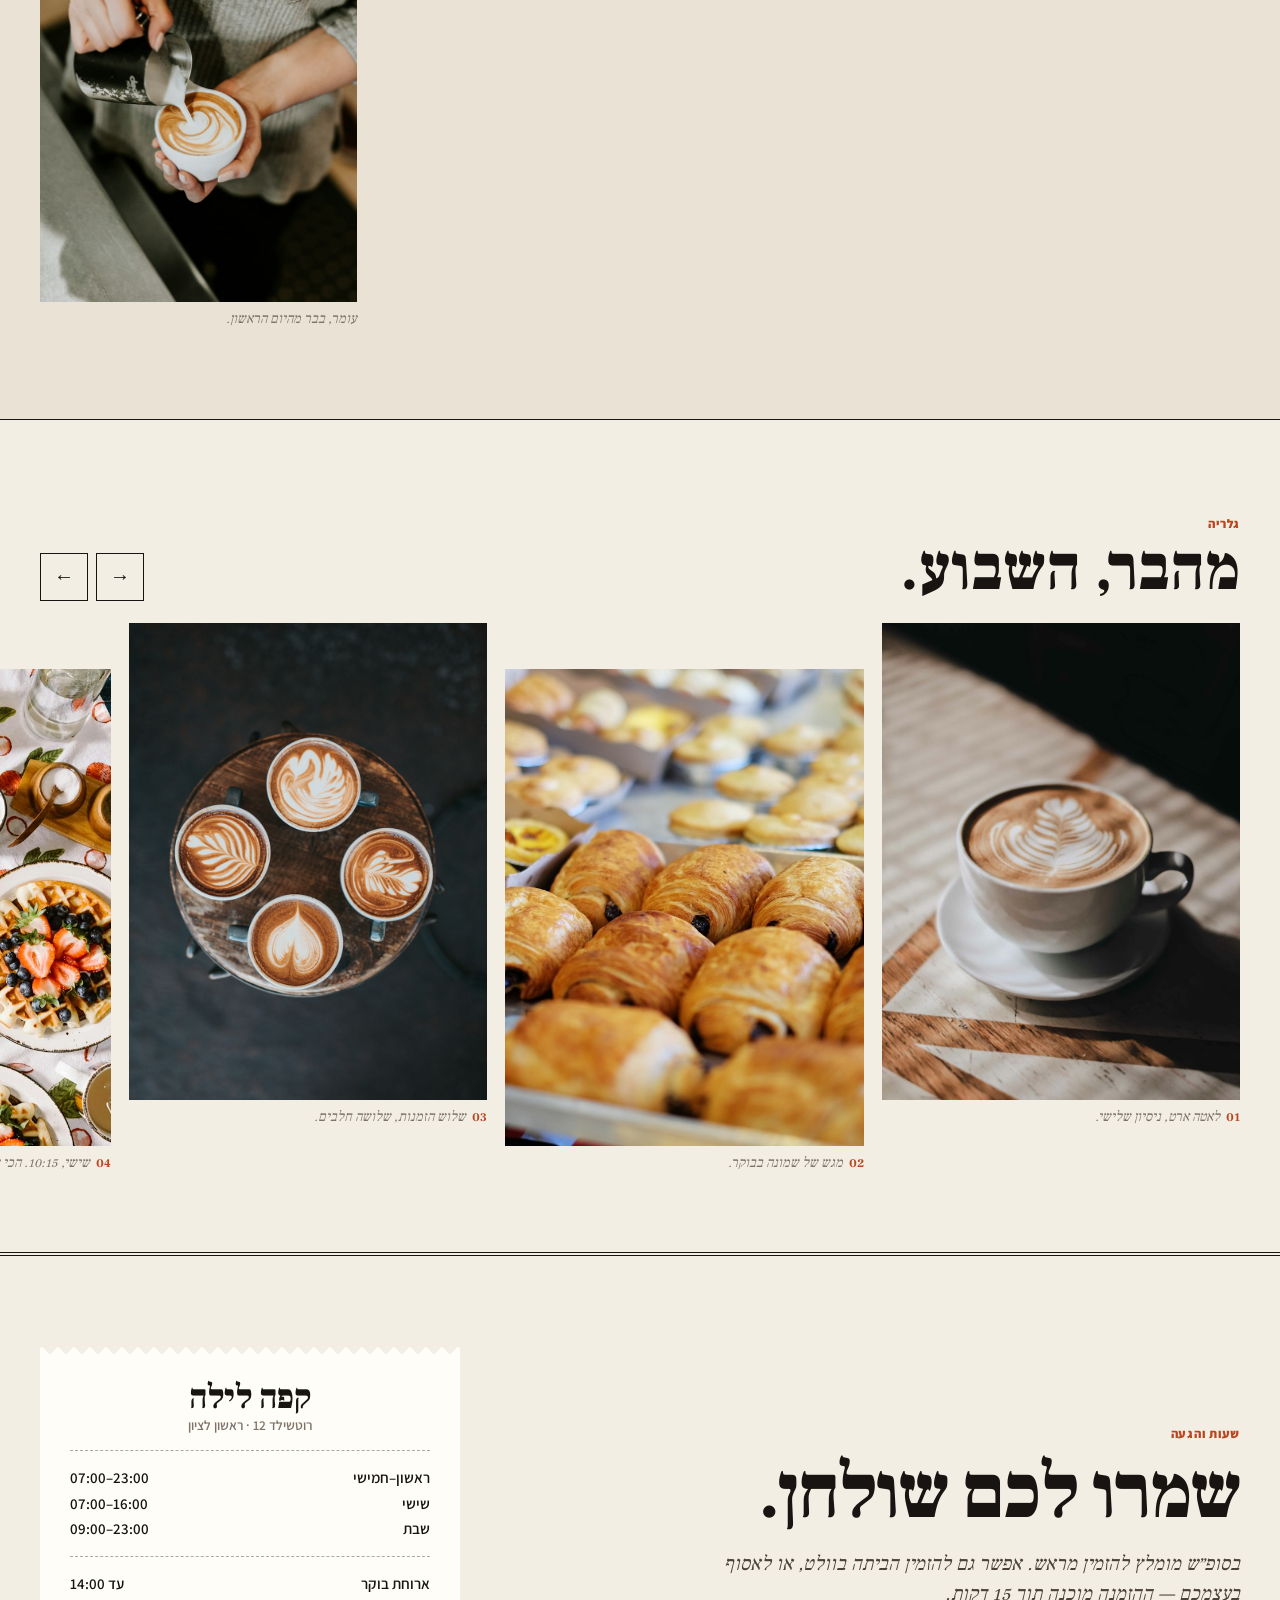
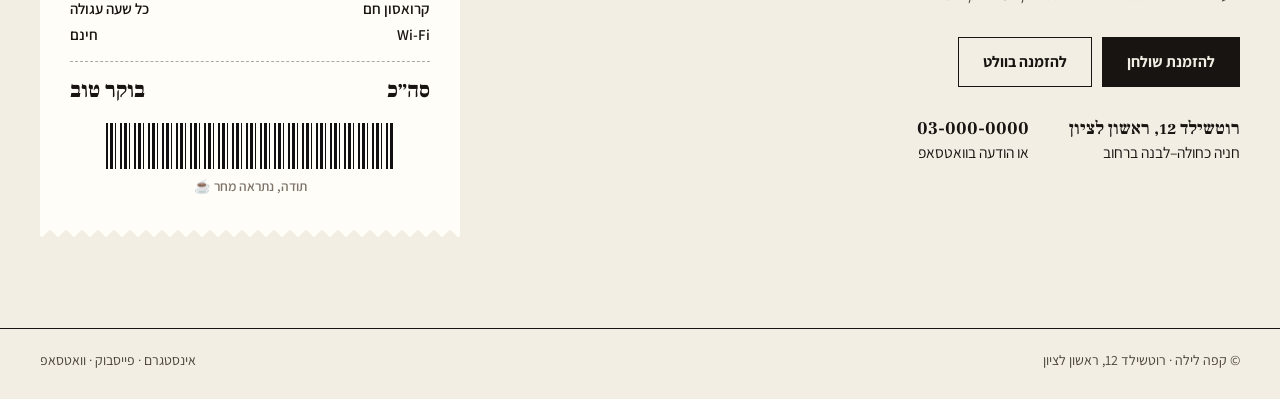
<file: concepts/cafe.html>
<!doctype html>
<html lang="he" dir="rtl">
<head>
<meta charset="utf-8">
<meta name="robots" content="noindex"><meta name="viewport" content="width=device-width, initial-scale=1">
<title>קפה לילה — עיתון הבוקר של השכונה | קונספט</title>
<link rel="preconnect" href="https://fonts.googleapis.com"><link rel="preconnect" href="https://fonts.gstatic.com" crossorigin>
<link rel="stylesheet" href="https://fonts.googleapis.com/css2?family=Frank+Ruhl+Libre:wght@400;500;700;900&family=Assistant:wght@400;600;700;800&display=swap">
<style>
:root{--paper:#F3EEE4;--paper2:#EAE3D5;--ink:#171411;--ink2:#4A423A;--muted:#7D7368;--rule:#1714112e;--terra:#B8461F;--serif:'Frank Ruhl Libre',serif;--sans:'Assistant',sans-serif}
*{box-sizing:border-box;margin:0;padding:0}
html{scroll-behavior:smooth}
body{background:var(--paper);color:var(--ink);font:400 17px/1.6 var(--sans);-webkit-font-smoothing:antialiased;overflow-x:clip}
img{display:block;max-width:100%}
a{color:inherit;text-decoration:none}
.wrap{max-width:1280px;margin:0 auto;padding:0 clamp(16px,3.5vw,40px)}
.kick{font:800 12.5px/1 var(--sans);letter-spacing:.06em;color:var(--terra)}
.btn{display:inline-flex;align-items:center;justify-content:center;min-height:50px;padding:0 24px;font:700 15.5px/1 var(--sans);border:1.5px solid var(--ink);transition:background .2s,color .2s}
.btn:hover{background:var(--ink);color:var(--paper)}
.btn-ink{background:var(--ink);color:var(--paper)}.btn-ink:hover{background:var(--terra);border-color:var(--terra)}
figcaption{font:italic 400 14px/1.4 var(--serif);color:var(--muted);margin-top:8px}

/* шапка-газета */
.top{display:flex;justify-content:space-between;gap:16px;padding:14px 0 12px;font-weight:600;font-size:13.5px;color:var(--ink2);border-bottom:1px solid var(--ink)}
.top b{color:var(--ink)}
.mast{text-align:center;padding:clamp(18px,3vw,34px) 0 clamp(12px,2vw,20px)}
.mast h1{font:900 clamp(64px,10.5vw,150px)/.85 var(--serif);letter-spacing:-.035em}
.mast p{font:italic 500 clamp(16px,1.6vw,21px)/1.3 var(--serif);color:var(--ink2);margin-top:clamp(10px,1.4vw,18px)}
.navbar{position:sticky;top:0;z-index:20;background:var(--paper);transition:box-shadow .3s}
.navbar.stuck{box-shadow:0 10px 24px -18px #0006}
.navrow{display:flex;align-items:center;gap:20px;border-top:4px double var(--ink);border-bottom:1px solid var(--ink);padding:10px 0}
.navbar.stuck .navrow{border-top-color:transparent}
.navrow .btn{margin-inline-start:auto}
.mini{display:none;font:900 26px/1 var(--serif);letter-spacing:-.02em;padding-inline-end:6px}
.navbar.stuck .mini{display:block}
.quick{display:grid;grid-template-columns:auto auto auto 1fr;align-items:center;gap:0;border-bottom:1px solid var(--ink);padding:14px 0}
.qi{padding:0 24px;border-inline-start:1px solid var(--rule);line-height:1.35}
.qi:first-child{padding-inline-start:0;border:0}
.qi b{display:flex;align-items:center;gap:8px;font:700 18px/1.3 var(--serif)}
.qi span{font-size:14px;color:var(--muted)}
.qi i{width:9px;height:9px;border-radius:50%;background:#2F8F46;box-shadow:0 0 0 4px #2F8F4626}
.qi.closed i{background:var(--terra);box-shadow:0 0 0 4px #B8461F26}
.qa{display:flex;gap:10px;justify-content:flex-end}
.qa .btn{min-height:44px;padding:0 18px;font-size:15px}
.navrow nav{display:flex}
.navrow nav a{font-weight:700;font-size:15px;padding:4px 18px;border-inline-start:1px solid var(--rule)}
.navrow nav a:first-child{border:0;padding-inline-start:0}
.navrow nav a:hover{color:var(--terra)}
.navrow .btn{min-height:40px;padding:0 18px;font-size:14.5px}

/* первая полоса */
.front{display:grid;grid-template-columns:1fr 2.15fr 1fr;padding-block:28px 36px}
.front>*{padding:0 clamp(16px,2vw,28px)}
.front>*+*{border-inline-start:1px solid var(--rule)}
.front>:first-child{padding-inline-start:0}.front>:last-child{padding-inline-end:0}
.side h3{font:700 25px/1.15 var(--serif);margin:10px 0 12px}
.status{display:flex;align-items:center;gap:8px;font-weight:700;font-size:14.5px;padding-bottom:16px;border-bottom:1px solid var(--rule)}
.status i{width:8px;height:8px;border-radius:50%;background:#2F8F46}
.status.closed i{background:var(--terra)}
.today{padding:16px 0;border-bottom:1px solid var(--rule)}
.today img{aspect-ratio:4/3;object-fit:cover;width:100%}
.today p{font-size:15.5px;color:var(--ink2)}
.today .pr{font:700 19px/1 var(--serif);color:var(--ink);margin-top:8px}
.nums{padding-top:16px}
.nums div{display:flex;align-items:baseline;gap:12px;padding:9px 0;border-bottom:1px dotted var(--rule)}
.nums b{font:700 30px/1 var(--serif);min-width:3.2em}
.nums span{font-size:14.5px;color:var(--ink2)}
.lead h2{font:900 clamp(40px,4.9vw,72px)/.98 var(--serif);letter-spacing:-.02em;margin:10px 0 18px}
.lead .deck{font:italic 400 clamp(18px,1.6vw,22px)/1.45 var(--serif);color:var(--ink2);margin-bottom:22px}
.lead figure img{width:100%;aspect-ratio:16/10;object-fit:cover}
.cols{column-count:2;column-gap:28px;column-rule:1px solid var(--rule);margin-top:20px;font-size:16.5px;color:var(--ink2)}
.cols p+p{margin-top:10px}
.li{font-weight:800;color:var(--ink)}
.lead .cta{display:flex;gap:10px;margin:0 0 24px;flex-wrap:wrap}
.oven img{aspect-ratio:1;object-fit:cover;width:100%}
.next{background:var(--ink);color:var(--paper);padding:16px 18px;margin:14px 0}
.next small{display:block;font-weight:700;font-size:12.5px;letter-spacing:.04em;opacity:.7}
.next b{display:block;font:700 44px/1 var(--serif);margin-top:6px}
.plist div{display:flex;justify-content:space-between;gap:10px;padding:9px 0;border-bottom:1px dotted var(--rule);font-size:15.5px}
.plist b{font:700 17px/1.3 var(--serif)}

/* бегущая строка */
.tick{background:var(--terra);color:#fff;overflow:hidden;white-space:nowrap;border-block:1px solid var(--ink)}
.tick div{display:inline-flex;gap:36px;padding:13px 0;animation:tk 40s linear infinite;font:700 17px/1 var(--serif)}
.tick span::after{content:'✦';margin-inline-start:36px;opacity:.6;font-size:12px}
@keyframes tk{to{transform:translateX(50%)}}

/* меню-полоса */
.sec{padding:clamp(56px,7vw,96px) 0}
.pagehd{display:flex;align-items:flex-end;justify-content:space-between;gap:24px;border-bottom:4px double var(--ink);padding-bottom:14px}
.pagehd h2{font:900 clamp(56px,9vw,128px)/.85 var(--serif);letter-spacing:-.03em}
.pagehd p{font-weight:600;font-size:15px;color:var(--ink2);max-width:22em;text-align:left}
.menu{display:grid;grid-template-columns:repeat(3,1fr)}
.menu>div{padding:26px clamp(16px,2vw,30px) 0}
.menu>div+div{border-inline-start:1px solid var(--rule)}
.menu>div:first-child{padding-inline-start:0}.menu>div:last-child{padding-inline-end:0}
.menu h3{font:italic 700 30px/1 var(--serif);margin-bottom:14px}
.it{padding:13px 0;border-bottom:1px solid var(--rule)}
.it>div{display:flex;justify-content:space-between;gap:12px;align-items:baseline}
.it b{font:700 19px/1.3 var(--serif)}
.it em{font:700 18px/1 var(--serif);font-style:normal;white-space:nowrap}
.it p{font-size:14.5px;color:var(--muted);margin-top:3px}
.pick{border:1.5px solid var(--ink);padding:14px;margin-top:18px;background:var(--paper2)}
.pick img{aspect-ratio:16/10;object-fit:cover;width:100%;margin:10px 0}
.pick b{font:700 22px/1.2 var(--serif)}
.pick p{font-size:14.5px;color:var(--ink2);margin-top:4px}
.menu .more{display:inline-block;margin-top:22px;font-weight:700;border-bottom:1.5px solid}

/* статья о нас */
.feat{background:var(--paper2);border-block:1px solid var(--ink)}
.feat h2{font:900 clamp(42px,6vw,86px)/.95 var(--serif);letter-spacing:-.025em;max-width:13em;margin:12px 0 34px}
.fgrid{display:grid;grid-template-columns:1.25fr 1fr;gap:clamp(28px,4vw,56px);align-items:start}
.fgrid .cols{margin-top:0;font-size:17px}
.quote{font:italic 500 clamp(26px,2.6vw,36px)/1.25 var(--serif);border-block:1px solid var(--ink);padding:22px 0;margin:28px 0}
.quote::before{content:'״';display:block;font:900 70px/.5 var(--serif);color:var(--terra);margin:14px 0 4px}
.quote small{display:block;font:700 13.5px/1 var(--sans);letter-spacing:.1em;color:var(--muted);margin-top:14px;font-style:normal}
.fph figure+figure{margin-top:20px}
.fph .a img{aspect-ratio:4/3;object-fit:cover;width:100%}
.fph .b{width:62%;margin-inline-start:auto}
.fph .b img{aspect-ratio:4/5;object-fit:cover;width:100%}

/* лента фото */
.strip{padding:clamp(56px,7vw,90px) 0 clamp(40px,5vw,64px)}
.striphd{display:flex;justify-content:space-between;align-items:flex-end;gap:16px;margin-bottom:22px}
.striphd h2{font:900 clamp(38px,5vw,64px)/1 var(--serif)}
.arr{display:flex;gap:8px}
.arr button{width:48px;height:48px;border:1.5px solid var(--ink);background:none;font-size:20px;cursor:pointer;color:var(--ink)}
.arr button:hover{background:var(--ink);color:var(--paper)}
.film{--g:max(16px,calc((100vw - 1280px)/2 + 40px));display:flex;gap:18px;overflow-x:auto;scroll-snap-type:x mandatory;padding:0 var(--g) 14px;scroll-padding-inline:var(--g);scrollbar-width:thin}
.film figure{flex:0 0 clamp(250px,28vw,380px);scroll-snap-align:start}
.film figure:nth-child(even){margin-top:46px}
.film img{width:100%;aspect-ratio:3/4;object-fit:cover}
.film figcaption b{font-style:normal;color:var(--terra);margin-inline-end:6px}

/* чек */
.visit{padding:clamp(56px,7vw,96px) 0;border-top:4px double var(--ink)}
.vgrid{display:grid;grid-template-columns:1fr 420px;gap:clamp(32px,6vw,90px);align-items:center}
.vgrid h2{font:900 clamp(44px,6vw,84px)/.95 var(--serif);letter-spacing:-.025em;margin:12px 0 18px}
.vgrid>div>p{font:italic 400 20px/1.5 var(--serif);color:var(--ink2);max-width:26em}
.vgrid .cta{display:flex;gap:10px;flex-wrap:wrap;margin-top:28px}
.addr{margin-top:30px;display:grid;grid-template-columns:repeat(2,auto);justify-content:start;gap:8px 40px;font-size:15.5px}
.addr b{display:block;font:700 18px/1.3 var(--serif)}
.rcpt{background:#fffdf8;padding:34px 30px 40px;font:600 15px/1.7 var(--sans);font-variant-numeric:tabular-nums;filter:drop-shadow(0 18px 24px #0002);transform:rotate(-1.6deg);
  -webkit-mask:conic-gradient(from 135deg at top,#0000,#000 1deg 89deg,#0000 90deg) top/16px 51% repeat-x,conic-gradient(from -45deg at bottom,#0000,#000 1deg 89deg,#0000 90deg) bottom/16px 51% repeat-x;
  mask:conic-gradient(from 135deg at top,#0000,#000 1deg 89deg,#0000 90deg) top/16px 51% repeat-x,conic-gradient(from -45deg at bottom,#0000,#000 1deg 89deg,#0000 90deg) bottom/16px 51% repeat-x}
.rcpt h3{text-align:center;font:900 34px/1 var(--serif)}
.rcpt .c{text-align:center;color:var(--muted);font-size:13.5px}
.rcpt hr{border:0;border-top:1.5px dashed #0005;margin:14px 0}
.rcpt .r{display:flex;justify-content:space-between;gap:12px}
.rcpt .tot{font:900 22px/1.3 var(--serif)}
.bar{height:46px;margin:18px auto 6px;width:80%;background:repeating-linear-gradient(90deg,#111 0 2px,#0000 2px 4px,#111 4px 7px,#0000 7px 9px,#111 9px 10px,#0000 10px 14px)}
footer{border-top:1px solid var(--ink);padding:20px 0 28px;font-size:14px;color:var(--ink2)}
footer .wrap{display:flex;justify-content:space-between;gap:16px;flex-wrap:wrap}

.rv{opacity:0;transform:translateY(18px);transition:opacity .7s,transform .7s}.rv.in{opacity:1;transform:none}

@media (max-width:1020px){
  .quick{grid-template-columns:auto auto 1fr}.qi:nth-child(3){display:none}
  .front{grid-template-columns:1fr 1fr}
  .lead{grid-column:1/-1;order:-1;padding:0 0 28px!important;border:0!important;border-bottom:1px solid var(--rule)!important;margin-bottom:24px}
  .front>.side:first-child{padding-inline-start:0;border:0}
  .menu{grid-template-columns:1fr 1fr}.menu>div:last-child{grid-column:1/-1;border:0;padding:26px 0 0}
  .fgrid,.vgrid{grid-template-columns:1fr}
  .rcpt{max-width:420px;width:100%}
}
@media (max-width:640px){
  .top>span:nth-child(3){display:none}
  .navrow{flex-wrap:wrap;gap:8px 12px;padding:8px 0}
  .navrow nav{order:3;width:100%;overflow-x:auto;scrollbar-width:none;border-top:1px solid var(--rule);padding-top:8px}
  .navrow nav a{white-space:nowrap;padding:4px 12px;font-size:14.5px}
  .navrow .btn{min-height:38px;font-size:14px}

  .quick{grid-template-columns:1fr 1fr;gap:14px 0}
  .qi:nth-child(3){display:none}
  .qa{grid-column:1/-1;justify-content:stretch}.qa .btn{flex:1}
  .front{grid-template-columns:1fr}
  .front>*{padding:0!important;border:0!important}
  .front>.oven{margin-top:28px;padding-top:24px!important;border-top:1px solid var(--rule)!important}
  .cols{column-count:1}
  .pagehd{flex-direction:column;align-items:flex-start}.pagehd p{text-align:right}
  .menu{grid-template-columns:1fr}.menu>div{padding:22px 0 0!important;border:0!important}
  .addr{grid-template-columns:1fr}
  .arr{display:none}
  .fph .b{width:80%}
  .rcpt{transform:rotate(-1deg)}
}
</style>
</head>
<body>

<header class="wrap" id="top">
  <div class="top"><span><b id="day">יום שני</b> · <span id="date"></span></span><span>גיליון בוקר · נאפה מ־05:30</span><span>רוטשילד 12, ראשון לציון</span></div>
  <div class="mast" id="mast"><h1>קפה לילה</h1><p>בית קפה ומאפייה שכונתית · רוטשילד 12, ראשון לציון · מאז 2019</p></div>
</header>
<div class="navbar" id="navbar"><div class="wrap"><div class="navrow">
  <a class="mini" href="#top">קפה לילה</a>
  <nav><a href="#menu">התפריט</a><a href="#story">עלינו</a><a href="#bar">גלריה</a><a href="#visit">שעות והגעה</a></nav>
  <a class="btn btn-ink" href="#visit">להזמנת שולחן</a>
</div></div></div>
<div class="wrap"><div class="quick">
  <div class="qi" id="qOpen"><b><i></i><span>פתוח עכשיו</span></b><span id="qHours">היום <bdi dir="ltr">07:00–23:00</bdi></span></div>
  <div class="qi"><b>רוטשילד 12</b><span>ראשון לציון · חניה ברחוב</span></div>
  <div class="qi"><b dir="ltr">03-000-0000</b><span>הזמנות וטייק אוויי</span></div>
  <div class="qa"><a class="btn btn-ink" href="#menu">לתפריט</a><a class="btn" href="#visit">משלוח בוולט</a></div>
</div></div>

<main>
<section class="wrap front" id="front">
  <aside class="side">
    <div class="today" style="padding-top:0">
      <span class="kick">המנה של היום</span>
      <h3>שקשוקה של הבית</h3>
      <img src="cafe-img/shakshuka.jpg" alt="שקשוקה במחבת" loading="lazy">
      <p style="margin-top:10px">עגבניות צלויות, שתי ביצים ולחם מחמצת שיצא מהתנור לפני רבע שעה.</p>
      <div class="pr">54 ₪</div>
    </div>
    <div class="nums">
      <div><b>05:30</b><span>התנור נדלק</span></div>
      <div><b>18</b><span>שעות חליטה לקולד ברו</span></div>
      <div><b>48</b><span>שעות לבצק הקרואסון</span></div>
      <div><b>1</b><span>מכונת אספרסו, מאז היום הראשון</span></div>
    </div>
  </aside>

  <article class="lead">
    <span class="kick">הסיפור של הבוקר</span>
    <h2>קפה טוב, מאפים חמים ובוקר שלא ממהר.</h2>
    <p class="deck">בית קפה ומאפייה שכונתית ברוטשילד: קולים פולים כל שבוע, אופים כל בוקר ומגישים ארוחות בוקר עד 14:00.</p>
    <div class="cta"><a class="btn btn-ink" href="#menu">לתפריט המלא</a><a class="btn" href="#visit">להזמנת שולחן</a></div>
    <figure><img src="cafe-img/hero.jpg" alt="ברמן מוזג לאטה"><figcaption>הבר, 07:40. ההפוך הראשון של היום כבר בדרך לשולחן ארבע.</figcaption></figure>
    <div class="cols">
      <p><b class="li">מי שגר בשכונה</b> כבר מכיר את הריח: בחמש וחצי נדלק התנור, ועד שבע הקרואסונים הראשונים כבר על הדלפק. אצלנו לא ממהרים — מזמינים, יושבים, ונשארים כמה שרוצים.</p>
      <p>אפשר לבוא עם לפטופ, לפגוש חברים או לקפוץ לקפה בדרך לעבודה. ה־Wi‑Fi חופשי, יש שקע ליד כל שולחן, ובסופ״ש כדאי להזמין מקום מראש.</p>
    </div>
  </article>

  <aside class="side oven">
    <span class="kick">יצא מהתנור</span>
    <h3>קרואסון חמאה</h3>
    <img src="cafe-img/croissant.jpg" alt="קרואסון חמאה" loading="lazy">
    <div class="next"><small>המגש הבא יוצא ב־</small><b id="tray">11:00</b></div>
    <div class="plist">
      <div><b>קרואסון חמאה</b><span>16 ₪</span></div>
      <div><b>קרואסון שקדים</b><span>19 ₪</span></div>
      <div><b>רוגלך שוקולד</b><span>24 ₪</span></div>
      <div><b>עוגת גבינה פירורים</b><span>29 ₪</span></div>
    </div>
  </aside>
</section>

<div class="tick" aria-hidden="true"><div id="tk"><span>אספרסו כפול 12 ₪</span><span>הפוך 16 ₪</span><span>פלאט וייט 17 ₪</span><span>קולד ברו 19 ₪</span><span>קרואסון חמאה 16 ₪</span><span>ארוחת בוקר לשניים 128 ₪</span><span>שקשוקה 54 ₪</span><span>טוסט אבוקדו 48 ₪</span></div></div>

<section class="sec wrap" id="menu">
  <div class="pagehd rv">
    <h2>התפריט</h2>
    <p>מבחר מהבר ומהתנור. התפריט המלא, כולל טבעוני וללא גלוטן — בקובץ PDF למטה.</p>
  </div>
  <div class="menu">
    <div class="rv">
      <h3>מהבר</h3>
      <div class="it"><div><b>אספרסו כפול</b><em>12 ₪</em></div><p>תערובת הבית, קלייה בינונית</p></div>
      <div class="it"><div><b>הפוך</b><em>16 ₪</em></div><p>חלב רגיל, שיבולת שועל או שקדים</p></div>
      <div class="it"><div><b>פלאט וייט</b><em>17 ₪</em></div><p>דאבל ריסטרטו ומעט חלב קטיפתי</p></div>
      <div class="it"><div><b>קולד ברו</b><em>19 ₪</em></div><p>חליטה קרה של 18 שעות, על קרח</p></div>
      <div class="it"><div><b>תה חליטה</b><em>14 ₪</em></div><p>נענע טרייה, לואיזה או צ׳אי ביתי</p></div>
      <div class="it"><div><b>מיץ סחוט</b><em>18 ₪</em></div><p>תפוזים, או תפוז–גזר–ג׳ינג׳ר</p></div>
    </div>
    <div class="rv">
      <h3>ארוחות בוקר</h3>
      <div class="it"><div><b>שקשוקה של הבית</b><em>54 ₪</em></div><p>עם לחם מחמצת ושתייה חמה</p></div>
      <div class="it"><div><b>טוסט אבוקדו</b><em>48 ₪</em></div><p>מחמצת, ביצה עלומה, צ׳ילי ולימון</p></div>
      <div class="it"><div><b>גרנולה ביתית</b><em>38 ₪</em></div><p>יוגורט, פירות העונה ודבש</p></div>
      <div class="pick">
        <span class="kick">בחירת הבית</span>
        <img src="cafe-img/breakfast.jpg" alt="ארוחת בוקר זוגית" loading="lazy">
        <div style="display:flex;justify-content:space-between;align-items:baseline"><b>ארוחת בוקר לשניים</b><b>128 ₪</b></div>
        <p>ביצים לבחירה, וופל, יוגורט ופירות, סלט, גבינות, מאפה ושתייה חמה לכל אחד.</p>
      </div>
    </div>
    <div class="rv">
      <h3>מהתנור</h3>
      <div class="it"><div><b>קרואסון חמאה</b><em>16 ₪</em></div><p>יוצא כל שעה עגולה עד הצהריים</p></div>
      <div class="it"><div><b>קרואסון שקדים</b><em>19 ₪</em></div><p>קרם שקדים ופתיתים קלויים</p></div>
      <div class="it"><div><b>רוגלך שוקולד</b><em>24 ₪</em></div><p>חבילה של 6, גם לקחת הביתה</p></div>
      <div class="it"><div><b>עוגת גבינה פירורים</b><em>29 ₪</em></div><p>המתכון של סבתא של הבעלים</p></div>
      <div class="it"><div><b>לחם מחמצת</b><em>32 ₪</em></div><p>כיכר שלמה, עד שנגמר</p></div>
      <a class="more" href="#menu">לתפריט המלא (PDF) ←</a>
    </div>
  </div>
</section>

<section class="sec feat" id="story">
  <div class="wrap">
    <span class="kick rv">כתבה · עלינו</span>
    <h2 class="rv">התחלנו עם מכונה אחת ושלושה שולחנות.</h2>
    <div class="fgrid">
      <div class="rv">
        <div class="cols">
          <p><b class="li">ב־2019 פתחנו את הדלת</b> ברוטשילד 12 עם מכונת אספרסו אחת, שלושה שולחנות ותנור קטן מדי. בשבוע הראשון נגמרו הקרואסונים עד תשע בבוקר — אז התחלנו לאפות מוקדם יותר.</p>
          <p>היום אנחנו קולים את הפולים בעצמנו פעם בשבוע, אופים כל בוקר, ומעסיקים שמונה אנשים מהשכונה. המכונה הראשונה עדיין עובדת, ואנחנו עדיין זוכרים בשם את רוב מי שנכנס.</p>
          <p>מה לא השתנה? אצלנו לא ממהרים. אין מוזיקה רועשת, אין הגבלת זמן לשולחן, ואם שכחתם את הארנק — תשלמו מחר.</p>
        </div>
        <div class="quote">הקפה צריך להיות טוב, אבל מה שמחזיר אנשים זה שזוכרים להם את ההזמנה.<small>נועה, הבעלים</small></div>
      </div>
      <div class="fph rv">
        <figure class="a"><img src="cafe-img/interior.jpg" alt="פנים בית הקפה" loading="lazy"><figcaption>הסלון. השולחן ליד החלון תפוס בדרך כלל עד עשר.</figcaption></figure>
        <figure class="b"><img src="cafe-img/barista.jpg" alt="בריסטה מכין קפה" loading="lazy"><figcaption>עומר, בבר מהיום הראשון.</figcaption></figure>
      </div>
    </div>
  </div>
</section>

<section class="strip" id="bar">
  <div class="wrap striphd">
    <div><span class="kick">גלריה</span><h2>מהבר, השבוע.</h2></div>
    <div class="arr"><button type="button" data-d="1" aria-label="הקודם">→</button><button type="button" data-d="-1" aria-label="הבא">←</button></div>
  </div>
  <div class="film" id="film">
    <figure><img src="cafe-img/latte.jpg" alt="לאטה" loading="lazy"><figcaption><b>01</b>לאטה ארט, ניסיון שלישי.</figcaption></figure>
    <figure><img src="cafe-img/pastry.jpg" alt="מאפים" loading="lazy"><figcaption><b>02</b>מגש של שמונה בבוקר.</figcaption></figure>
    <figure><img src="cafe-img/cups.jpg" alt="כוסות קפה" loading="lazy"><figcaption><b>03</b>שלוש הזמנות, שלושה חלבים.</figcaption></figure>
    <figure><img src="cafe-img/breakfast.jpg" alt="ארוחת בוקר" loading="lazy"><figcaption><b>04</b>שישי, 10:15. הכי עמוס בשבוע.</figcaption></figure>
    <figure><img src="cafe-img/croissant.jpg" alt="קרואסון" loading="lazy"><figcaption><b>05</b>48 שעות של עבודה, שתי דקות של אכילה.</figcaption></figure>
    <figure><img src="cafe-img/interior.jpg" alt="בית הקפה" loading="lazy"><figcaption><b>06</b>אחרי הסגירה.</figcaption></figure>
  </div>
</section>

<section class="visit" id="visit">
  <div class="wrap vgrid">
    <div class="rv">
      <span class="kick">שעות והגעה</span>
      <h2>שמרו לכם שולחן.</h2>
      <p>בסופ״ש מומלץ להזמין מראש. אפשר גם להזמין הביתה בוולט, או לאסוף בעצמכם — ההזמנה מוכנה תוך 15 דקות.</p>
      <div class="cta"><a class="btn btn-ink" href="#visit">להזמנת שולחן</a><a class="btn" href="#visit">להזמנה בוולט</a></div>
      <div class="addr">
        <div><b>רוטשילד 12, ראשון לציון</b>חניה כחולה–לבנה ברחוב</div>
        <div><b>03-000-0000</b>או הודעה בוואטסאפ</div>
      </div>
    </div>
    <div class="rcpt rv" aria-label="שעות פתיחה">
      <h3>קפה לילה</h3>
      <div class="c">רוטשילד 12 · ראשון לציון</div>
      <hr>
      <div class="r"><span>ראשון–חמישי</span><span dir="ltr">07:00–23:00</span></div>
      <div class="r"><span>שישי</span><span dir="ltr">07:00–16:00</span></div>
      <div class="r"><span>שבת</span><span dir="ltr">09:00–23:00</span></div>
      <hr>
      <div class="r"><span>ארוחת בוקר</span><span>עד 14:00</span></div>
      <div class="r"><span>קרואסון חם</span><span>כל שעה עגולה</span></div>
      <div class="r"><span>Wi‑Fi</span><span>חינם</span></div>
      <hr>
      <div class="r tot"><span>סה״כ</span><span>בוקר טוב</span></div>
      <div class="bar"></div>
      <div class="c">תודה, נתראה מחר ☕</div>
    </div>
  </div>
</section>
</main>

<footer><div class="wrap"><span>© קפה לילה · רוטשילד 12, ראשון לציון</span><span>אינסטגרם · פייסבוק · וואטסאפ</span></div></footer>

<script>
const now=new Date(),days=['ראשון','שני','שלישי','רביעי','חמישי','שישי','שבת'];
document.getElementById('day').textContent='יום '+days[now.getDay()];
document.getElementById('date').textContent=now.toLocaleDateString('he-IL',{day:'numeric',month:'long',year:'numeric'});
const hrs=[[7,23],[7,23],[7,23],[7,23],[7,23],[7,16],[9,23]][now.getDay()],h=now.getHours()+now.getMinutes()/60;
const q=document.getElementById('qOpen'),pad=n=>String(n).padStart(2,'0');
document.getElementById('qHours').innerHTML='היום <bdi dir="ltr">'+pad(hrs[0])+':00–'+hrs[1]+':00</bdi>';
if(h>=hrs[0]&&h<hrs[1])q.querySelector('b span').textContent='פתוח עכשיו';
else{q.classList.add('closed');q.querySelector('b span').textContent='סגור עכשיו'}
new IntersectionObserver(([e])=>document.getElementById('navbar').classList.toggle('stuck',!e.isIntersecting)).observe(document.getElementById('mast'));
const t=now.getHours()+1,tr=document.getElementById('tray');if(t>=8&&t<=12)tr.textContent=String(t).padStart(2,'0')+':00';else{tr.textContent='08:00';tr.previousElementSibling.textContent=(t>12?'המגש הבא יוצא מחר ב־':'המגש הראשון יוצא ב־')}
const tk=document.getElementById('tk');tk.innerHTML+=tk.innerHTML;
document.querySelectorAll('.arr button').forEach(b=>b.onclick=()=>{const f=document.getElementById('film');f.scrollBy({left:b.dataset.d*f.clientWidth*.6,behavior:'smooth'})});
const io=new IntersectionObserver(es=>es.forEach(e=>{if(e.isIntersecting){e.target.classList.add('in');io.unobserve(e.target)}}),{rootMargin:'0px 0px -8% 0px'});
document.querySelectorAll('.rv').forEach(el=>io.observe(el));
</script>
<a href="../" style="position:fixed;bottom:16px;right:16px;z-index:30;background:#121212;color:#F4F1EA;font:500 13px/1 Heebo,Assistant,sans-serif;padding:11px 14px;border-radius:4px;text-decoration:none;direction:rtl;box-shadow:0 8px 20px -8px rgba(0,0,0,.5)">קונספט לדוגמה · עיצוב: altshuler.</a></body>
</html>
</file>
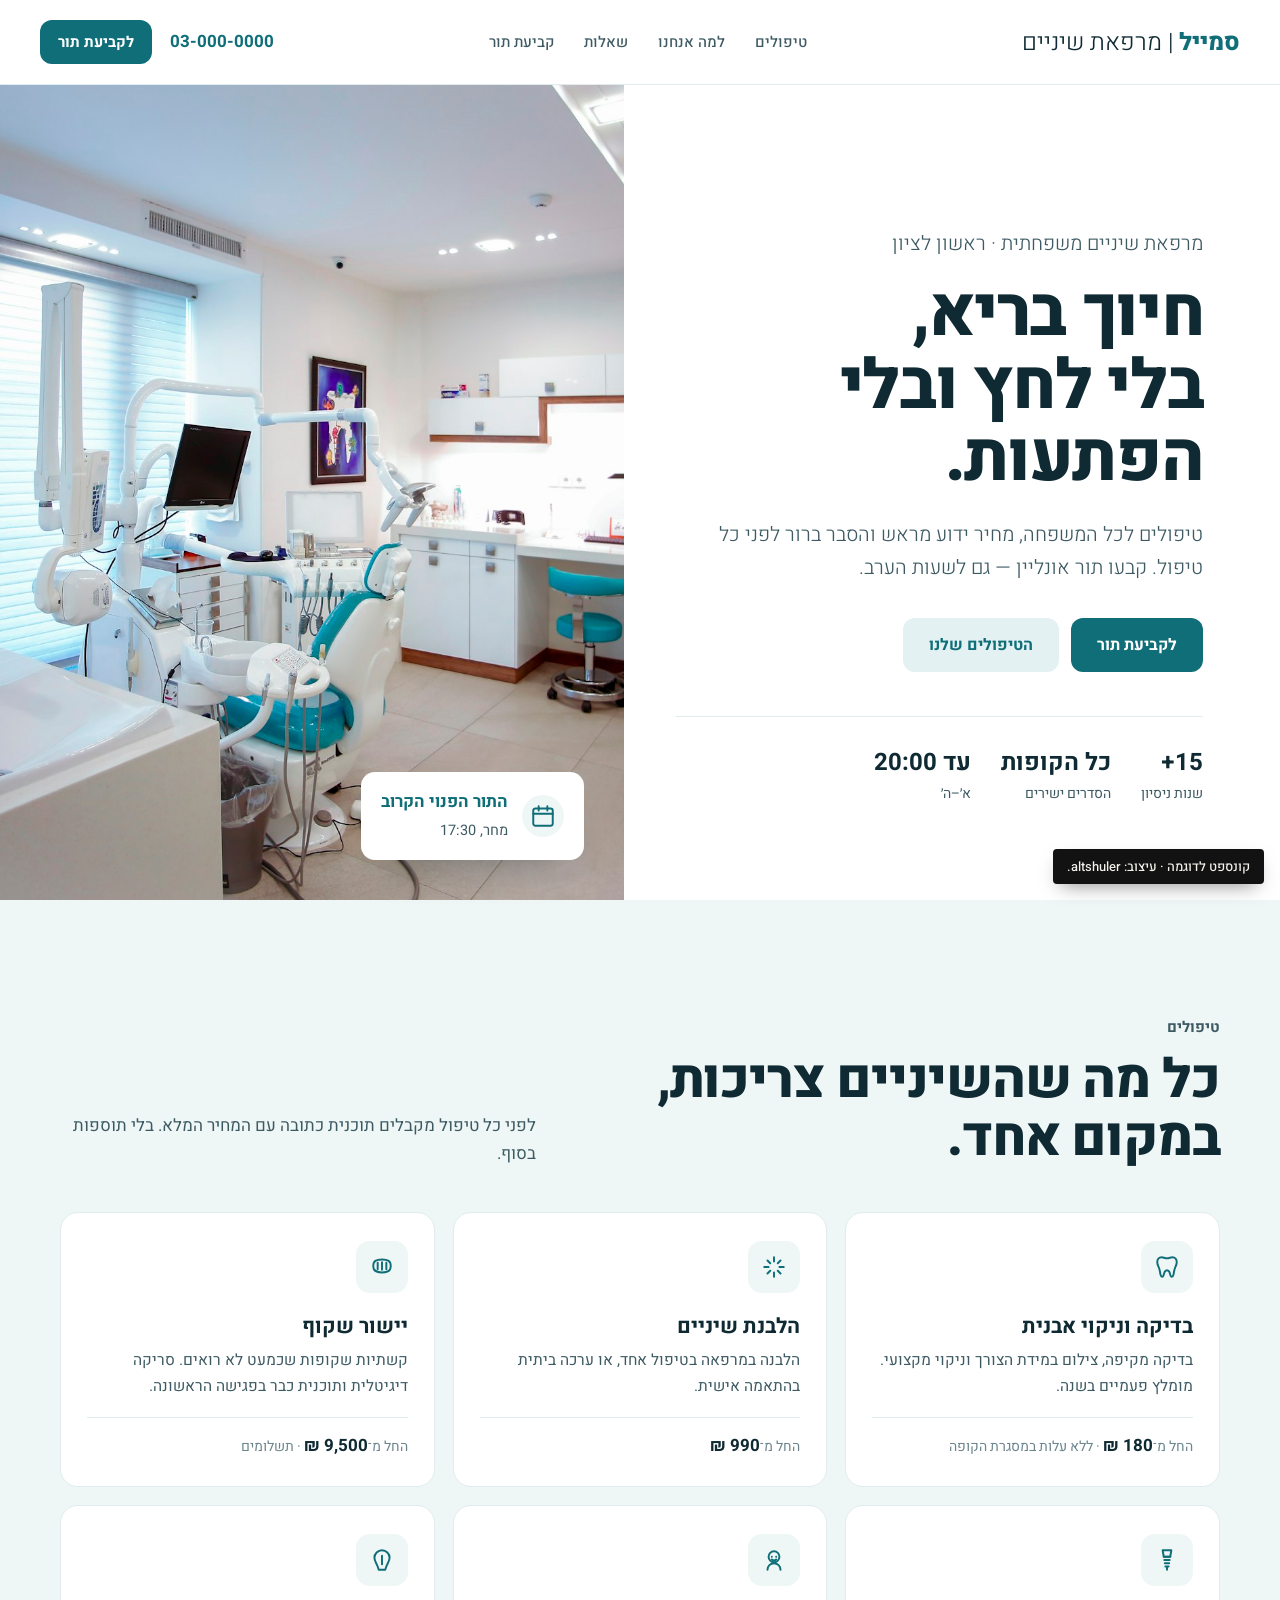
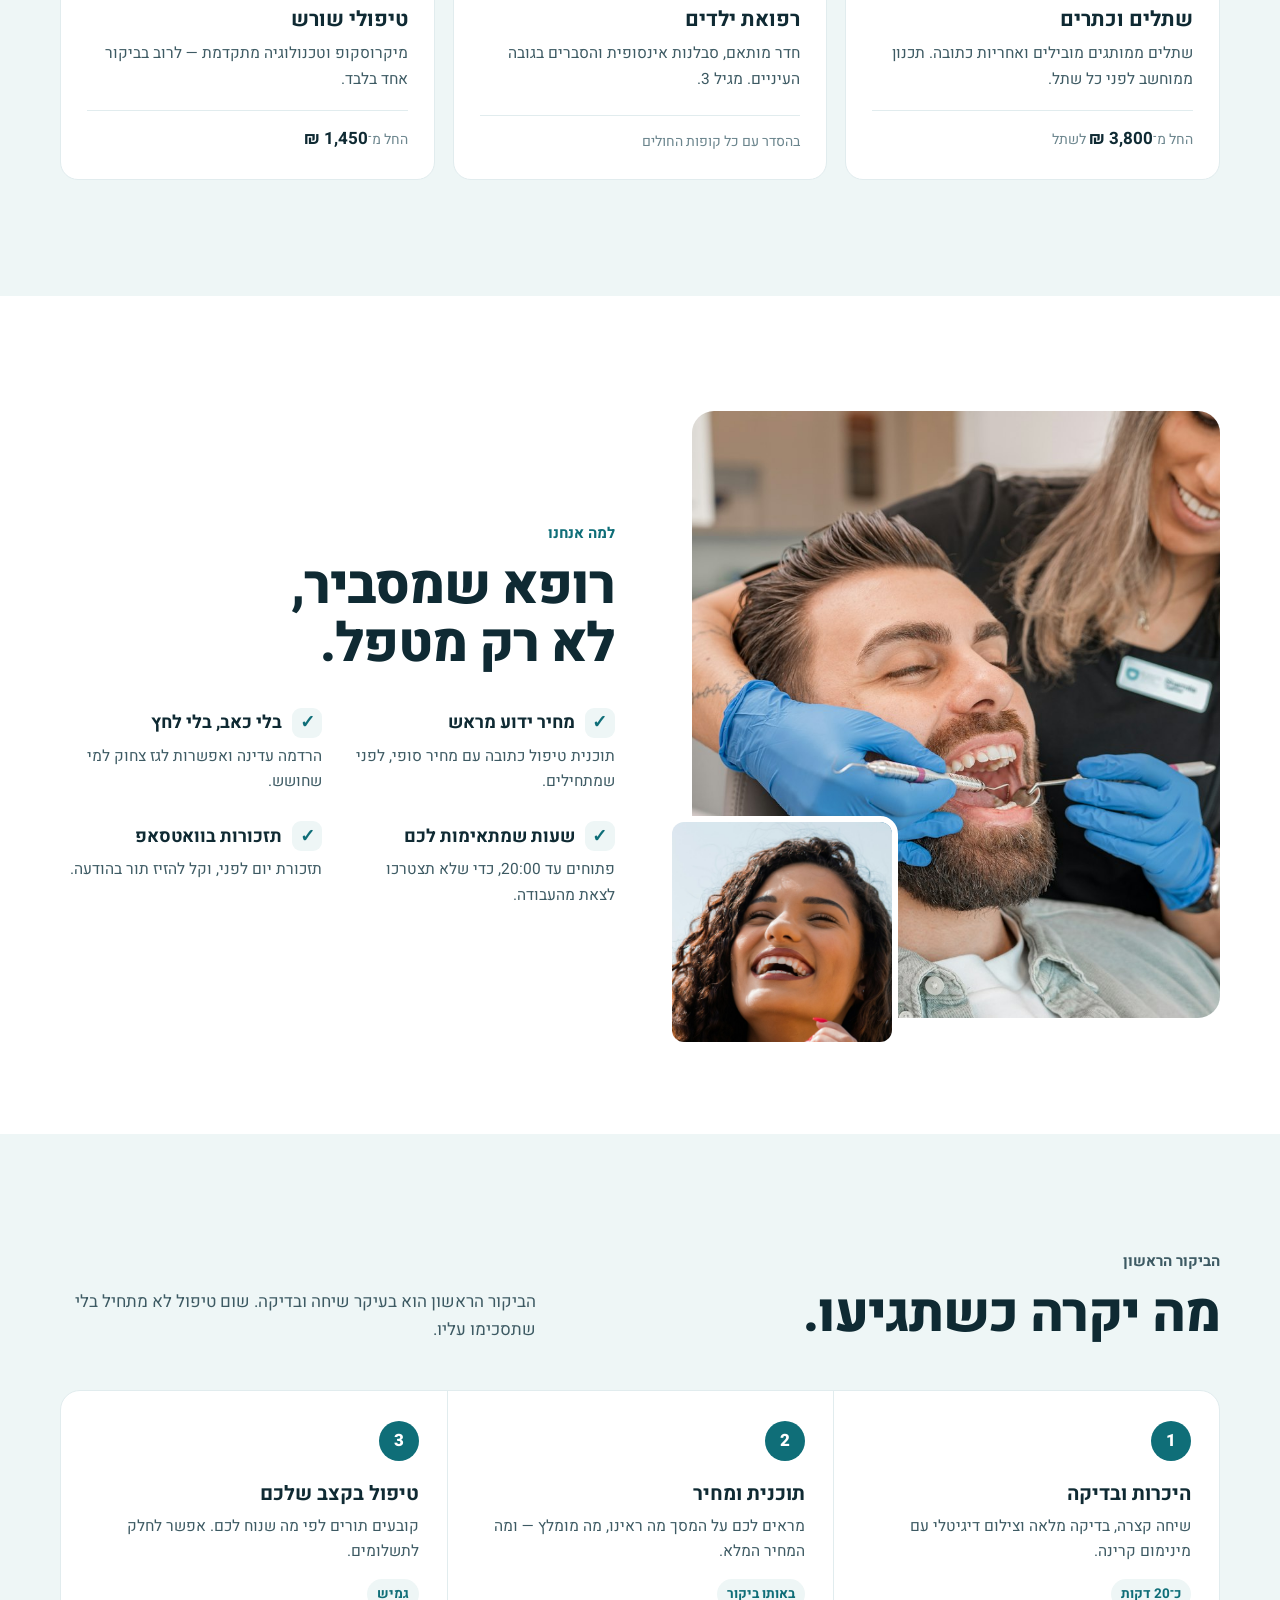
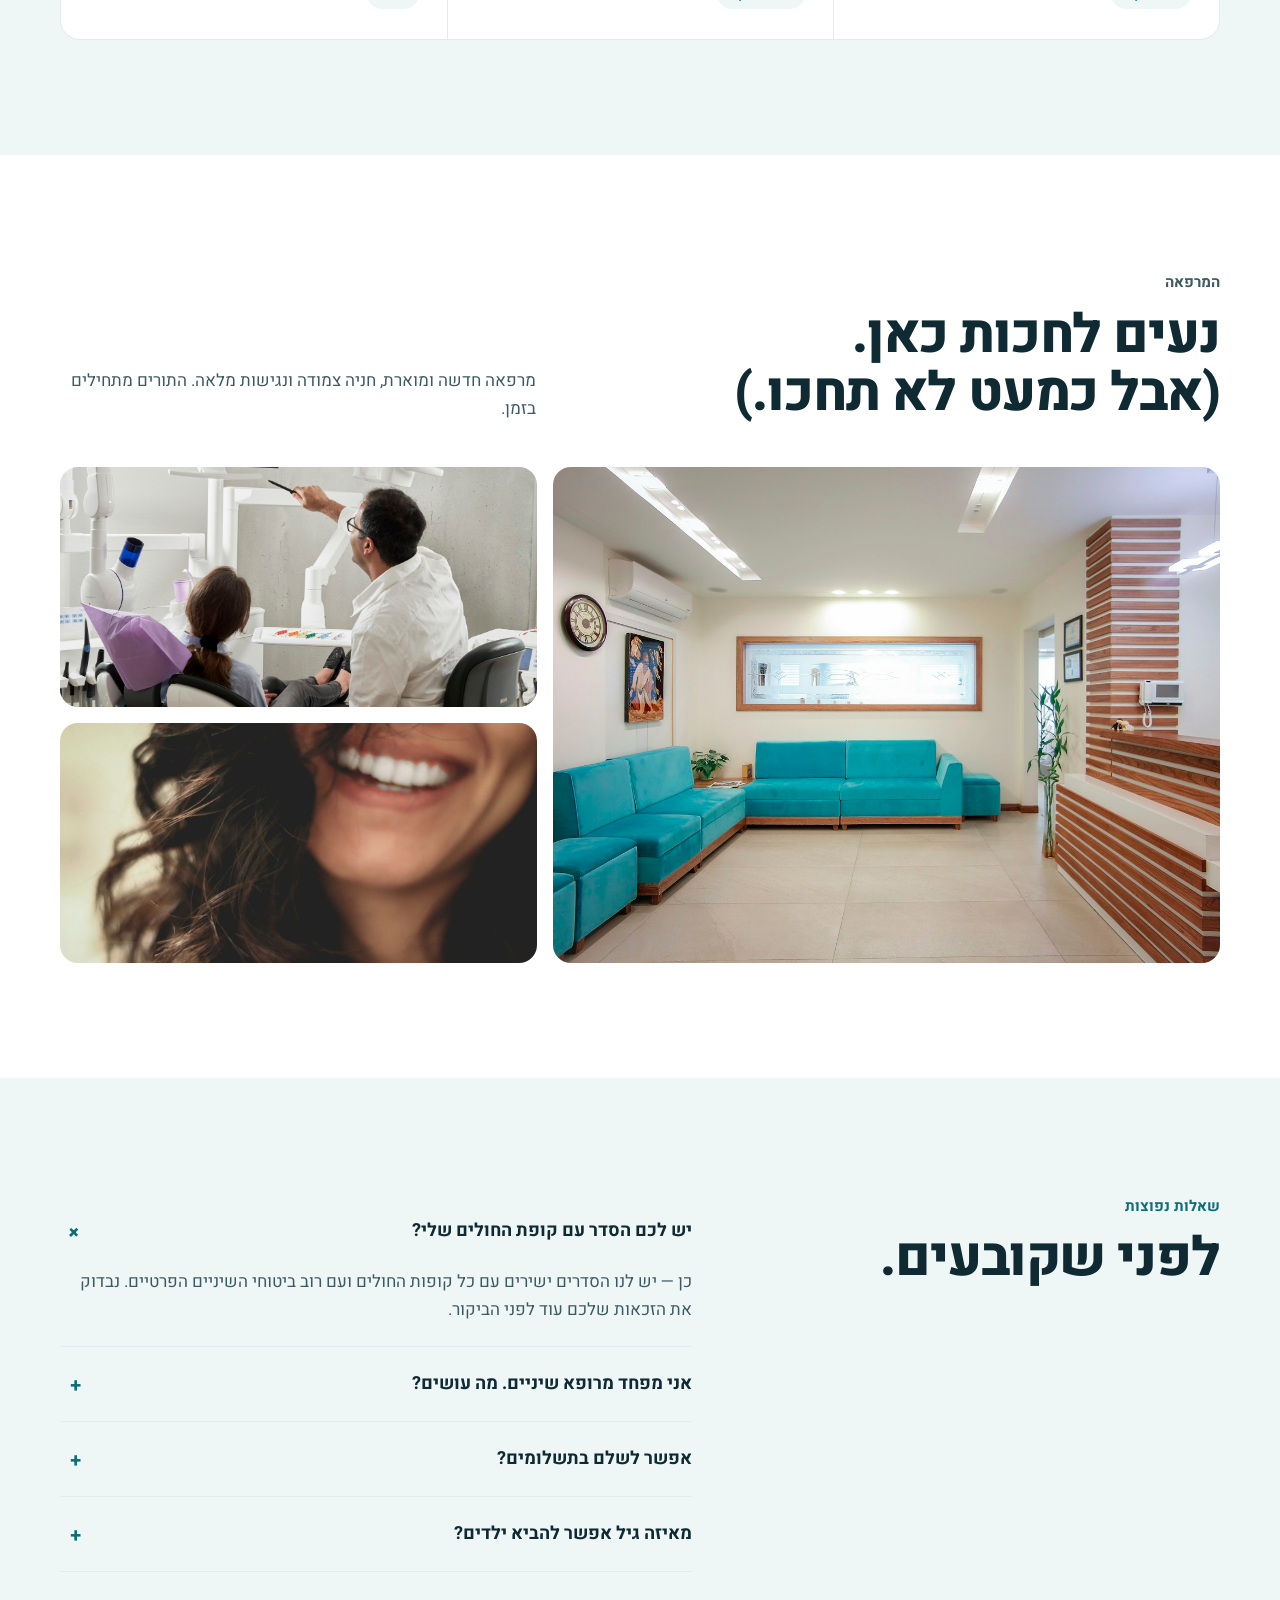
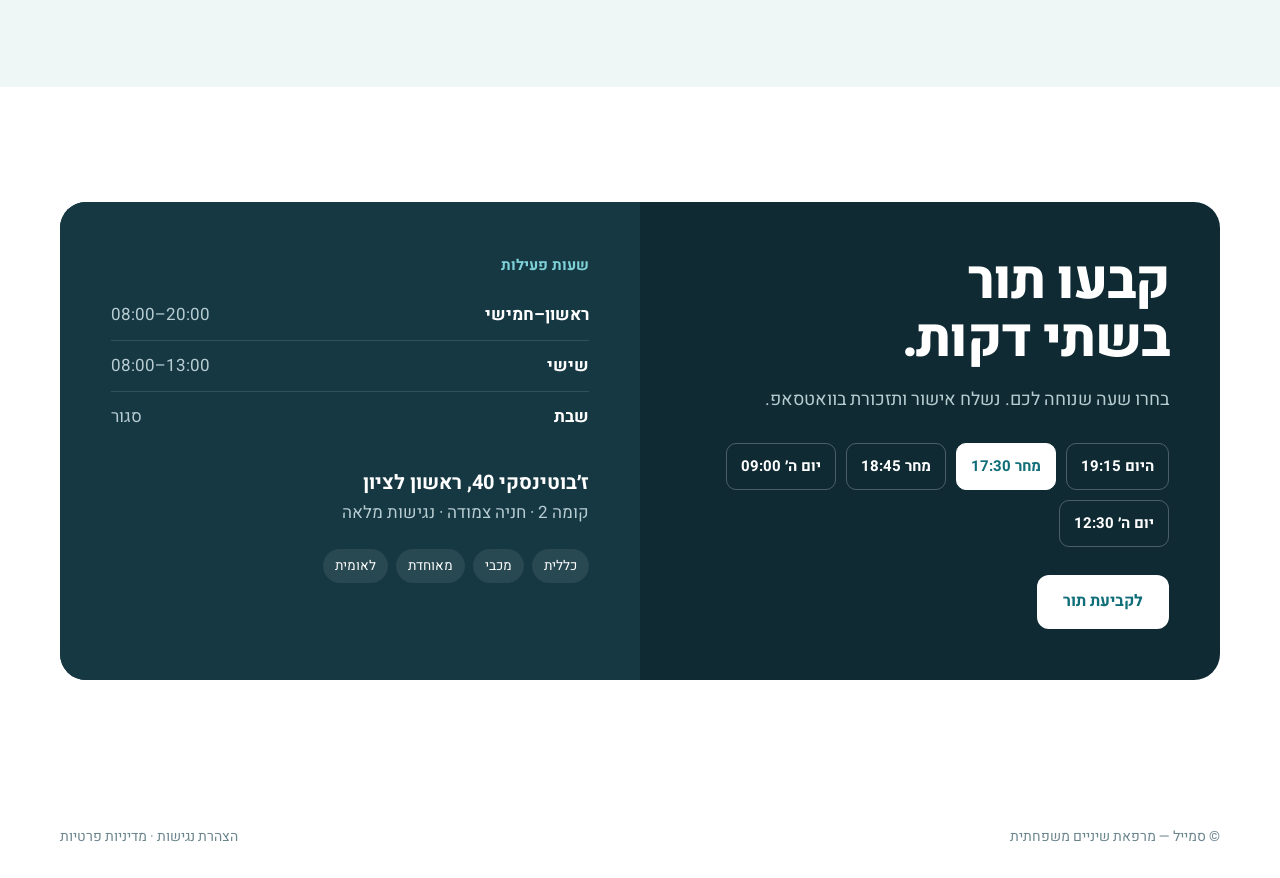
<file: concepts/dental.html>
<!doctype html>
<html lang="he" dir="rtl">
<head>
<meta charset="utf-8">
<meta name="robots" content="noindex"><meta name="viewport" content="width=device-width, initial-scale=1">
<title>סמייל — מרפאת שיניים משפחתית | קונספט</title>
<link rel="preconnect" href="https://fonts.googleapis.com"><link rel="preconnect" href="https://fonts.gstatic.com" crossorigin>
<link rel="stylesheet" href="https://fonts.googleapis.com/css2?family=Heebo:wght@300;400;500;700;800&display=swap">
<style>
:root{--ink:#0F2A33;--ink2:#3D5A63;--muted:#6B858D;--teal:#0F6E78;--teal-d:#0B5961;--mint:#EEF6F6;--line:#E1ECEE;--white:#fff;--warm:#F4B860}
*{box-sizing:border-box;margin:0;padding:0}
html{scroll-behavior:smooth}
body{background:var(--white);color:var(--ink);font:400 17px/1.65 Heebo,sans-serif;-webkit-font-smoothing:antialiased;overflow-x:clip}
img{display:block;max-width:100%}
a{color:inherit;text-decoration:none}
.wrap{max-width:1240px;margin:0 auto;padding:0 clamp(18px,4vw,40px)}
.btn{display:inline-flex;align-items:center;justify-content:center;gap:8px;min-height:54px;padding:0 26px;border-radius:12px;font-weight:700;font-size:16px;transition:background .2s,transform .2s}
.btn:hover{transform:translateY(-2px)}
.btn-teal{background:var(--teal);color:#fff}.btn-teal:hover{background:var(--teal-d)}
.btn-soft{background:#E3F1F2;color:var(--teal)}
.k{color:var(--teal);font-weight:700;font-size:15px}
h2{font:800 clamp(34px,4.2vw,56px)/1.08 Heebo;letter-spacing:-.02em;margin-top:12px}
.sec{padding:clamp(72px,9vw,124px) 0}
.ico{width:26px;height:26px;fill:none;stroke:currentColor;stroke-width:1.8;stroke-linecap:round;stroke-linejoin:round}

/* nav + hero */
nav.top{display:flex;justify-content:space-between;align-items:center;padding:20px clamp(18px,4vw,40px);border-bottom:1px solid var(--line);position:sticky;top:0;background:rgba(255,255,255,.92);backdrop-filter:blur(10px);z-index:10}
.logo{font:800 24px Heebo;color:var(--teal)}.logo span{color:var(--ink);font-weight:300}
.links{display:flex;gap:30px;font-size:15px;color:var(--ink2);font-weight:500}.links a:hover{color:var(--teal)}
.navr{display:flex;align-items:center;gap:18px}.phone{font-weight:700;color:var(--teal);direction:ltr}
.navr .btn{min-height:44px;padding:0 18px;font-size:15px}
.hero{display:grid;grid-template-columns:1.05fr 1fr;min-height:calc(100vh - 85px)}
.hero .txt{padding:6vw 6vw 4vw 4vw;display:flex;flex-direction:column;justify-content:center}
.hero h1{font:800 clamp(42px,5.4vw,80px)/1.05 Heebo;margin-top:18px;letter-spacing:-.02em}
.hero p{font-weight:300;font-size:20px;color:var(--ink2);margin-top:22px;max-width:28em}
.cta{display:flex;gap:12px;margin-top:34px;flex-wrap:wrap}
.trust{display:flex;gap:30px;margin-top:44px;padding-top:26px;border-top:1px solid var(--line)}
.trust div{font-size:14px;color:var(--ink2)}.trust b{display:block;font-size:24px;color:var(--ink)}
.ph{position:relative;background:url(dental-img/hero.jpg) center/cover}
.card{position:absolute;bottom:40px;right:40px;background:#fff;border-radius:14px;padding:16px 20px;box-shadow:0 20px 40px -20px rgba(15,42,51,.4);display:flex;gap:14px;align-items:center}
.card .dot{width:42px;height:42px;border-radius:50%;background:var(--mint);color:var(--teal);display:grid;place-items:center}
.card b{display:block;color:var(--teal)}.card span{font-size:14.5px;color:var(--ink2)}

/* treatments */
.mint{background:var(--mint)}
.head{display:flex;justify-content:space-between;align-items:flex-end;gap:24px;flex-wrap:wrap}
.head p{max-width:28em;color:var(--ink2)}
.tr{display:grid;grid-template-columns:repeat(3,1fr);gap:18px;margin-top:44px}
.t{background:#fff;border:1px solid var(--line);border-radius:18px;padding:28px 26px 26px;display:flex;flex-direction:column;transition:transform .25s,box-shadow .25s}
.t:hover{transform:translateY(-4px);box-shadow:0 24px 40px -28px rgba(15,42,51,.35)}
.t .i{width:52px;height:52px;border-radius:14px;background:var(--mint);color:var(--teal);display:grid;place-items:center}
.t h3{font:700 21px Heebo;margin-top:18px}
.t p{color:var(--ink2);font-size:15.5px;margin-top:6px;flex:1}
.t .pr{margin-top:18px;padding-top:14px;border-top:1px solid var(--line);font-size:14px;color:var(--muted)}.t .pr b{color:var(--ink);font-size:17px}

/* why */
.why .wrap{display:grid;grid-template-columns:1fr 1.05fr;gap:clamp(36px,6vw,90px);align-items:center}
.why .pics{position:relative}
.why .pics .a{border-radius:22px;aspect-ratio:4/4.6;object-fit:cover;width:100%}
.why .pics .b{position:absolute;width:44%;left:-26px;bottom:-30px;border-radius:18px;border:6px solid #fff;aspect-ratio:1;object-fit:cover}
.pts{display:grid;grid-template-columns:1fr 1fr;gap:26px 30px;margin-top:34px}
.pt h3{font:700 18px Heebo;display:flex;align-items:center;gap:10px}
.pt h3 i{width:30px;height:30px;border-radius:9px;background:var(--mint);color:var(--teal);display:grid;place-items:center;font-style:normal}
.pt p{color:var(--ink2);font-size:15.5px;margin-top:6px}

/* first visit */
.steps{display:grid;grid-template-columns:repeat(3,1fr);gap:0;margin-top:46px;border:1px solid var(--line);border-radius:20px;overflow:hidden;background:#fff}
.step{padding:30px 28px;border-left:1px solid var(--line)}.step:last-child{border-left:0}
.step .n{width:40px;height:40px;border-radius:50%;background:var(--teal);color:#fff;display:grid;place-items:center;font-weight:800}
.step h3{font:700 20px Heebo;margin-top:18px}.step p{color:var(--ink2);font-size:15.5px;margin-top:6px}
.step .tm{display:inline-block;margin-top:14px;font-size:13.5px;font-weight:700;color:var(--teal);background:var(--mint);padding:4px 10px;border-radius:999px}

/* space gallery */
.gal{display:grid;grid-template-columns:1.4fr 1fr;grid-template-rows:240px 240px;gap:16px;margin-top:44px}
.gal img{width:100%;height:100%;object-fit:cover;border-radius:18px}
.gal img:first-child{grid-row:span 2}

/* faq */
.faq .wrap{display:grid;grid-template-columns:1fr 1.4fr;gap:clamp(32px,6vw,90px);align-items:start}
details{border-bottom:1px solid var(--line)}
summary{list-style:none;cursor:pointer;display:flex;justify-content:space-between;align-items:center;gap:16px;padding:22px 0;font-weight:700;font-size:18px}
summary::-webkit-details-marker{display:none}
summary span{width:30px;height:30px;border-radius:50%;background:var(--mint);color:var(--teal);display:grid;place-items:center;font-size:20px;transition:transform .3s;flex:none}
details[open] summary span{transform:rotate(45deg)}
details p{padding:0 0 22px;color:var(--ink2);max-width:40em}

/* book */
.book{background:var(--ink);color:#fff;border-radius:26px;display:grid;grid-template-columns:1fr 1fr;overflow:hidden}
.book .l{padding:clamp(32px,4vw,56px)}
.book h2{color:#fff;margin:0}
.book .l p{color:#B8CDD2;margin-top:16px;font-size:18px;max-width:24em}
.slots{display:flex;flex-wrap:wrap;gap:10px;margin-top:28px}
.slots span{border:1.5px solid rgba(255,255,255,.25);border-radius:10px;padding:10px 14px;font-weight:700;font-size:15px}
.slots span.on{background:#fff;color:var(--teal);border-color:#fff}
.book .l .btn{margin-top:28px}
.book .r{background:#163843;padding:clamp(32px,4vw,56px)}
.hrs div{display:flex;justify-content:space-between;padding:11px 0;border-bottom:1px solid rgba(255,255,255,.12)}
.hrs div:last-child{border:0}.hrs span{color:#B8CDD2}
.addr{margin-top:24px;color:#B8CDD2}.addr b{display:block;color:#fff;font-size:20px}
.kup{display:flex;flex-wrap:wrap;gap:8px;margin-top:22px}.kup span{background:rgba(255,255,255,.08);border-radius:999px;padding:6px 12px;font-size:13.5px}

footer{padding:30px 0;color:var(--muted);font-size:14px}
footer .wrap{display:flex;justify-content:space-between;flex-wrap:wrap;gap:10px}

.rv{opacity:0;transform:translateY(22px);transition:opacity .8s cubic-bezier(.2,.7,.2,1),transform .8s cubic-bezier(.2,.7,.2,1)}
.rv.in{opacity:1;transform:none}
@media(prefers-reduced-motion:reduce){.rv{opacity:1;transform:none;transition:none}html{scroll-behavior:auto}}

@media(max-width:900px){
 .links,.phone{display:none}
 .hero{grid-template-columns:1fr}.ph{min-height:44vh;order:-1}.hero .txt{padding:8vw 6vw}
 .card{right:16px;bottom:16px}
 .tr{grid-template-columns:1fr 1fr}
 .why .wrap,.faq .wrap,.book{grid-template-columns:1fr}
 .why .pics .b{left:-6px}
 .steps{grid-template-columns:1fr}.step{border-left:0;border-bottom:1px solid var(--line)}.step:last-child{border:0}
 .gal{grid-template-columns:1fr 1fr;grid-template-rows:200px 160px}.gal img:first-child{grid-row:auto;grid-column:span 2}
}
@media(max-width:560px){.tr,.pts{grid-template-columns:1fr}.trust{gap:18px}.navr .btn{padding:0 14px}.cta .btn{flex:1}}
</style>
</head>
<body>
<svg width="0" height="0" style="position:absolute" aria-hidden="true">
  <symbol id="tooth" viewBox="0 0 24 24"><path d="M7 3c-2.5 0-4 2-4 4.5 0 2 .8 3.5 1.5 5 .8 1.8 1 4 1.5 6.5.3 1.6 1 2 1.6 2 .9 0 1.3-1 1.6-2.6.3-1.6.7-3.4 2.8-3.4s2.5 1.8 2.8 3.4c.3 1.6.7 2.6 1.6 2.6.6 0 1.3-.4 1.6-2 .5-2.5.7-4.7 1.5-6.5.7-1.5 1.5-3 1.5-5C21 5 19.5 3 17 3c-1.8 0-3 1-5 1S8.8 3 7 3Z"/></symbol>
  <symbol id="spark" viewBox="0 0 24 24"><path d="M12 3v4M12 17v4M3 12h4M17 12h4M6 6l2.5 2.5M15.5 15.5 18 18M18 6l-2.5 2.5M8.5 15.5 6 18"/></symbol>
  <symbol id="align" viewBox="0 0 24 24"><path d="M4 10c0-3 3-5 8-5s8 2 8 5v2c0 3-3 5-8 5s-8-2-8-5Z"/><path d="M8 8v6M12 7.5v7M16 8v6"/></symbol>
  <symbol id="implant" viewBox="0 0 24 24"><path d="M8 3h8l-1 6H9Z"/><path d="M9 9h6M9.5 12h5M10 15h4M10.5 18h3M12 18v3"/></symbol>
  <symbol id="kid" viewBox="0 0 24 24"><circle cx="12" cy="9" r="5"/><path d="M10 9h.01M14 9h.01M10 11.5a2.5 2.5 0 0 0 4 0"/><path d="M6 21a6 6 0 0 1 12 0"/></symbol>
  <symbol id="root" viewBox="0 0 24 24"><path d="M12 3a7 7 0 0 0-7 7c0 3 2 5 3 8l1 3h6l1-3c1-3 3-5 3-8a7 7 0 0 0-7-7Z"/><path d="M12 8v8"/></symbol>
  <symbol id="cal" viewBox="0 0 24 24"><rect x="3" y="5" width="18" height="16" rx="2"/><path d="M16 3v4M8 3v4M3 10h18"/></symbol>
</svg>

<nav class="top"><span class="logo">סמייל <span>| מרפאת שיניים</span></span><div class="links"><a href="#treat">טיפולים</a><a href="#why">למה אנחנו</a><a href="#faq">שאלות</a><a href="#book">קביעת תור</a></div><div class="navr"><span class="phone">03-000-0000</span><a class="btn btn-teal" href="#book">לקביעת תור</a></div></nav>

<section class="hero">
  <div class="txt">
    <p class="k">מרפאת שיניים משפחתית · ראשון לציון</p>
    <h1>חיוך בריא,<br>בלי לחץ ובלי הפתעות.</h1>
    <p>טיפולים לכל המשפחה, מחיר ידוע מראש והסבר ברור לפני כל טיפול. קבעו תור אונליין — גם לשעות הערב.</p>
    <div class="cta"><a class="btn btn-teal" href="#book">לקביעת תור</a><a class="btn btn-soft" href="#treat">הטיפולים שלנו</a></div>
    <div class="trust"><div><b>15+</b>שנות ניסיון</div><div><b>כל הקופות</b>הסדרים ישירים</div><div><b>עד 20:00</b>א׳–ה׳</div></div>
  </div>
  <div class="ph" role="img" aria-label="חדר טיפולים במרפאה"><div class="card"><span class="dot"><svg class="ico"><use href="#cal"/></svg></span><div><b>התור הפנוי הקרוב</b><span>מחר, 17:30</span></div></div></div>
</section>

<section class="sec mint" id="treat"><div class="wrap">
  <div class="head rv"><div><p class="k">טיפולים</p><h2>כל מה שהשיניים צריכות,<br>במקום אחד.</h2></div><p>לפני כל טיפול מקבלים תוכנית כתובה עם המחיר המלא. בלי תוספות בסוף.</p></div>
  <div class="tr">
    <article class="t rv"><span class="i"><svg class="ico"><use href="#tooth"/></svg></span><h3>בדיקה וניקוי אבנית</h3><p>בדיקה מקיפה, צילום במידת הצורך וניקוי מקצועי. מומלץ פעמיים בשנה.</p><div class="pr">החל מ־<b>180 ₪</b> · ללא עלות במסגרת הקופה</div></article>
    <article class="t rv" style="transition-delay:.06s"><span class="i"><svg class="ico"><use href="#spark"/></svg></span><h3>הלבנת שיניים</h3><p>הלבנה במרפאה בטיפול אחד, או ערכה ביתית בהתאמה אישית.</p><div class="pr">החל מ־<b>990 ₪</b></div></article>
    <article class="t rv" style="transition-delay:.12s"><span class="i"><svg class="ico"><use href="#align"/></svg></span><h3>יישור שקוף</h3><p>קשתיות שקופות שכמעט לא רואים. סריקה דיגיטלית ותוכנית כבר בפגישה הראשונה.</p><div class="pr">החל מ־<b>9,500 ₪</b> · תשלומים</div></article>
    <article class="t rv"><span class="i"><svg class="ico"><use href="#implant"/></svg></span><h3>שתלים וכתרים</h3><p>שתלים ממותגים מובילים ואחריות כתובה. תכנון ממוחשב לפני כל שתל.</p><div class="pr">החל מ־<b>3,800 ₪</b> לשתל</div></article>
    <article class="t rv" style="transition-delay:.06s"><span class="i"><svg class="ico"><use href="#kid"/></svg></span><h3>רפואת ילדים</h3><p>חדר מותאם, סבלנות אינסופית והסברים בגובה העיניים. מגיל 3.</p><div class="pr">בהסדר עם כל קופות החולים</div></article>
    <article class="t rv" style="transition-delay:.12s"><span class="i"><svg class="ico"><use href="#root"/></svg></span><h3>טיפולי שורש</h3><p>מיקרוסקופ וטכנולוגיה מתקדמת — לרוב בביקור אחד בלבד.</p><div class="pr">החל מ־<b>1,450 ₪</b></div></article>
  </div>
</div></section>

<section class="sec why" id="why"><div class="wrap">
  <div class="pics rv"><img class="a" src="dental-img/doctor.jpg" alt="רופאת שיניים עם מטופל מחייך" loading="lazy"><img class="b" src="dental-img/laugh.jpg" alt="מטופלת צוחקת" loading="lazy"></div>
  <div class="rv">
    <p class="k">למה אנחנו</p>
    <h2>רופא שמסביר,<br>לא רק מטפל.</h2>
    <div class="pts">
      <div class="pt"><h3><i>✓</i>מחיר ידוע מראש</h3><p>תוכנית טיפול כתובה עם מחיר סופי, לפני שמתחילים.</p></div>
      <div class="pt"><h3><i>✓</i>בלי כאב, בלי לחץ</h3><p>הרדמה עדינה ואפשרות לגז צחוק למי שחושש.</p></div>
      <div class="pt"><h3><i>✓</i>שעות שמתאימות לכם</h3><p>פתוחים עד 20:00, כדי שלא תצטרכו לצאת מהעבודה.</p></div>
      <div class="pt"><h3><i>✓</i>תזכורות בוואטסאפ</h3><p>תזכורת יום לפני, וקל להזיז תור בהודעה.</p></div>
    </div>
  </div>
</div></section>

<section class="sec mint"><div class="wrap">
  <div class="head rv"><div><p class="k">הביקור הראשון</p><h2>מה יקרה כשתגיעו.</h2></div><p>הביקור הראשון הוא בעיקר שיחה ובדיקה. שום טיפול לא מתחיל בלי שתסכימו עליו.</p></div>
  <div class="steps rv">
    <div class="step"><span class="n">1</span><h3>היכרות ובדיקה</h3><p>שיחה קצרה, בדיקה מלאה וצילום דיגיטלי עם מינימום קרינה.</p><span class="tm">כ־20 דקות</span></div>
    <div class="step"><span class="n">2</span><h3>תוכנית ומחיר</h3><p>מראים לכם על המסך מה ראינו, מה מומלץ — ומה המחיר המלא.</p><span class="tm">באותו ביקור</span></div>
    <div class="step"><span class="n">3</span><h3>טיפול בקצב שלכם</h3><p>קובעים תורים לפי מה שנוח לכם. אפשר לחלק לתשלומים.</p><span class="tm">גמיש</span></div>
  </div>
</div></section>

<section class="sec"><div class="wrap">
  <div class="head rv"><div><p class="k">המרפאה</p><h2>נעים לחכות כאן.<br>(אבל כמעט לא תחכו.)</h2></div><p>מרפאה חדשה ומוארת, חניה צמודה ונגישות מלאה. התורים מתחילים בזמן.</p></div>
  <div class="gal rv"><img src="dental-img/waiting.jpg" alt="אזור ההמתנה במרפאה" loading="lazy"><img src="dental-img/explain.jpg" alt="רופא מסביר צילום שיניים" loading="lazy"><img src="dental-img/smile.jpg" alt="חיוך" loading="lazy"></div>
</div></section>

<section class="sec faq mint" id="faq"><div class="wrap">
  <div class="rv"><p class="k">שאלות נפוצות</p><h2>לפני שקובעים.</h2></div>
  <div class="rv">
    <details open><summary>יש לכם הסדר עם קופת החולים שלי?<span>+</span></summary><p>כן — יש לנו הסדרים ישירים עם כל קופות החולים ועם רוב ביטוחי השיניים הפרטיים. נבדוק את הזכאות שלכם עוד לפני הביקור.</p></details>
    <details><summary>אני מפחד מרופא שיניים. מה עושים?<span>+</span></summary><p>מספרים לנו מראש. מתחילים בשיחה בלי טיפול, עובדים בהרדמה עדינה, ואפשר גם גז צחוק. עוצרים בכל רגע שתבקשו.</p></details>
    <details><summary>אפשר לשלם בתשלומים?<span>+</span></summary><p>כן, טיפולים מעל 1,000 ₪ אפשר לחלק עד 12 תשלומים ללא ריבית.</p></details>
    <details><summary>מאיזה גיל אפשר להביא ילדים?<span>+</span></summary><p>מגיל 3. הביקור הראשון הוא בעיקר היכרות עם המרפאה, כדי שהילד ירגיש בנוח.</p></details>
  </div>
</div></section>

<section class="sec" id="book"><div class="wrap">
  <div class="book rv">
    <div class="l"><h2>קבעו תור<br>בשתי דקות.</h2><p>בחרו שעה שנוחה לכם. נשלח אישור ותזכורת בוואטסאפ.</p>
      <div class="slots"><span>היום 19:15</span><span class="on">מחר 17:30</span><span>מחר 18:45</span><span>יום ה׳ 09:00</span><span>יום ה׳ 12:30</span></div>
      <a class="btn btn-teal" href="#" style="background:#fff;color:var(--teal)">לקביעת תור</a></div>
    <div class="r"><p class="k" style="color:#7FD1D8">שעות פעילות</p>
      <div class="hrs" style="margin-top:12px"><div><b>ראשון–חמישי</b><span dir="ltr">08:00–20:00</span></div><div><b>שישי</b><span dir="ltr">08:00–13:00</span></div><div><b>שבת</b><span>סגור</span></div></div>
      <div class="addr"><b>ז׳בוטינסקי 40, ראשון לציון</b>קומה 2 · חניה צמודה · נגישות מלאה</div>
      <div class="kup"><span>כללית</span><span>מכבי</span><span>מאוחדת</span><span>לאומית</span></div>
    </div>
  </div>
</div></section>

<footer><div class="wrap"><span>© סמייל — מרפאת שיניים משפחתית</span><span>הצהרת נגישות · מדיניות פרטיות</span></div></footer>

<script>
const io=new IntersectionObserver(es=>es.forEach(e=>{if(e.isIntersecting){e.target.classList.add('in');io.unobserve(e.target)}}),{rootMargin:'0px 0px -8% 0px'});
document.querySelectorAll('.rv').forEach(el=>io.observe(el));
</script>
<a href="../" style="position:fixed;bottom:16px;right:16px;z-index:30;background:#121212;color:#F4F1EA;font:500 13px/1 Heebo,Assistant,sans-serif;padding:11px 14px;border-radius:4px;text-decoration:none;direction:rtl;box-shadow:0 8px 20px -8px rgba(0,0,0,.5)">קונספט לדוגמה · עיצוב: altshuler.</a></body>
</html>
</file>
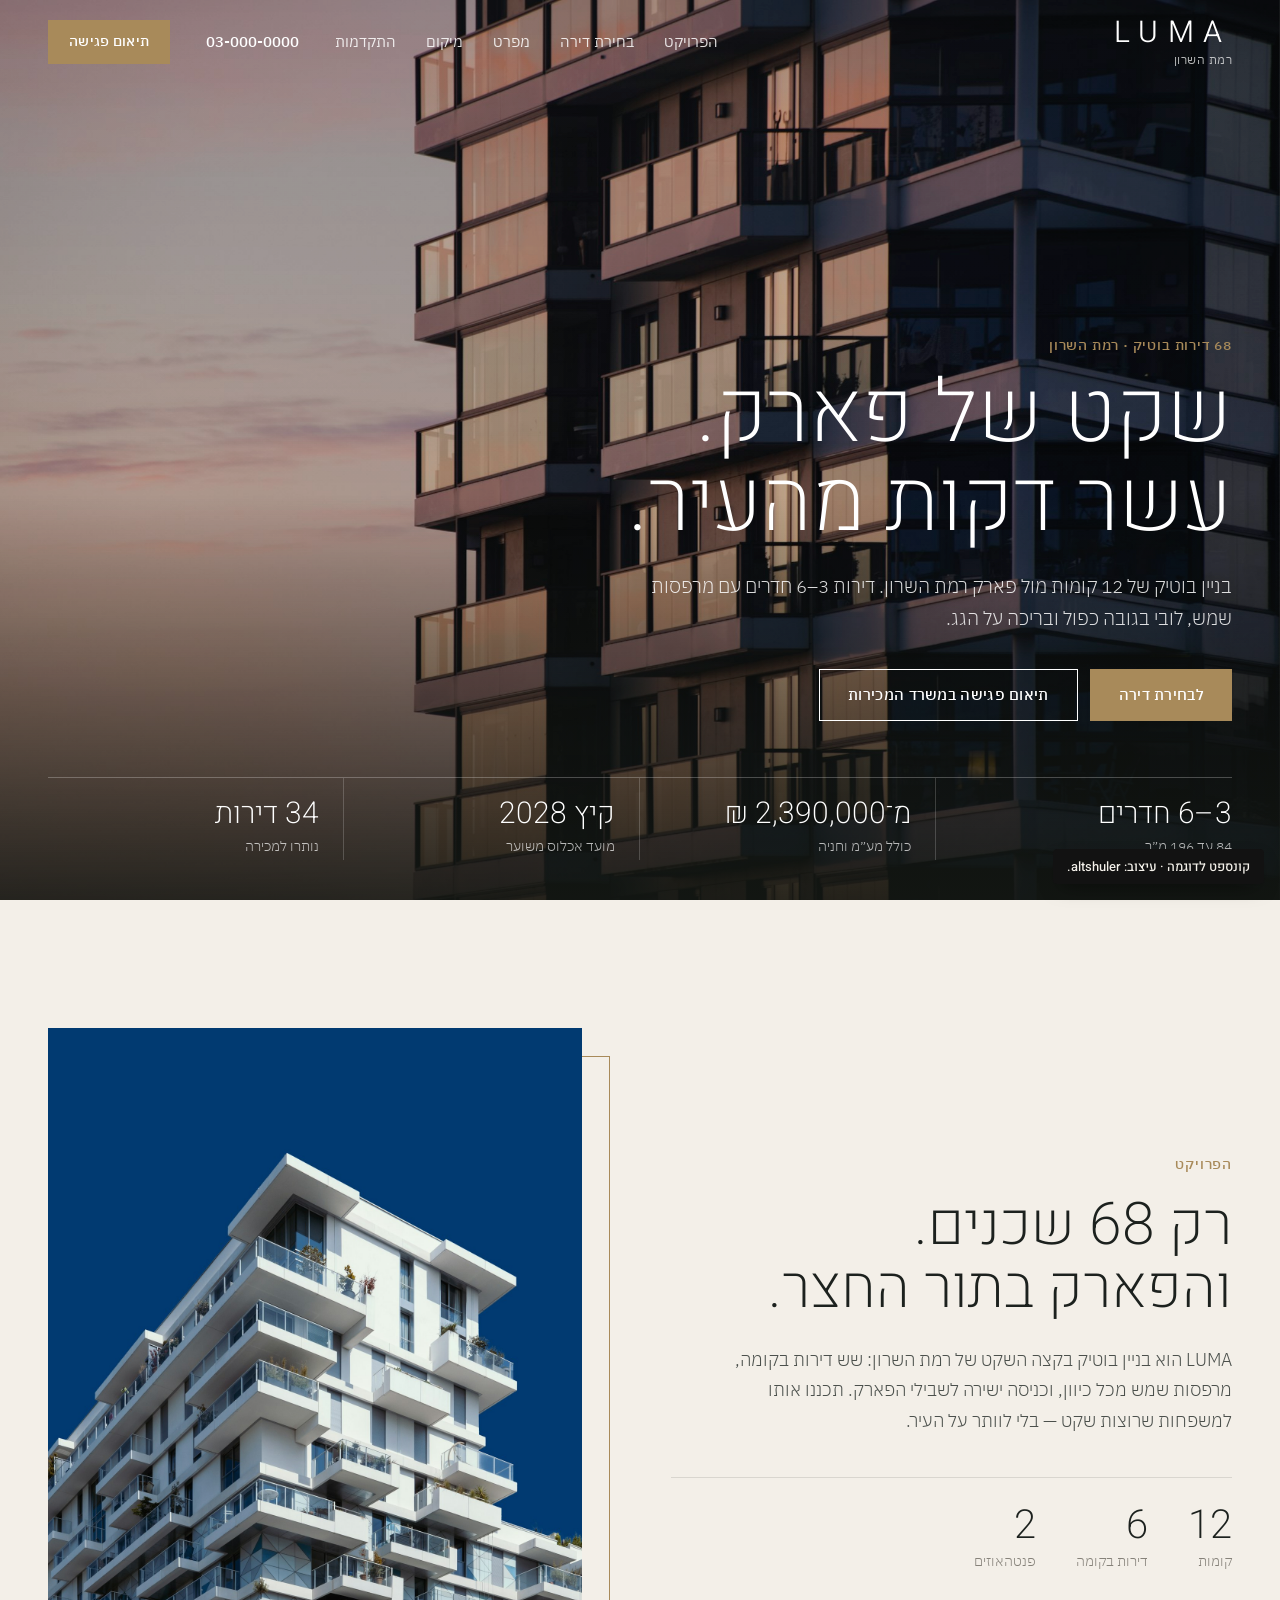
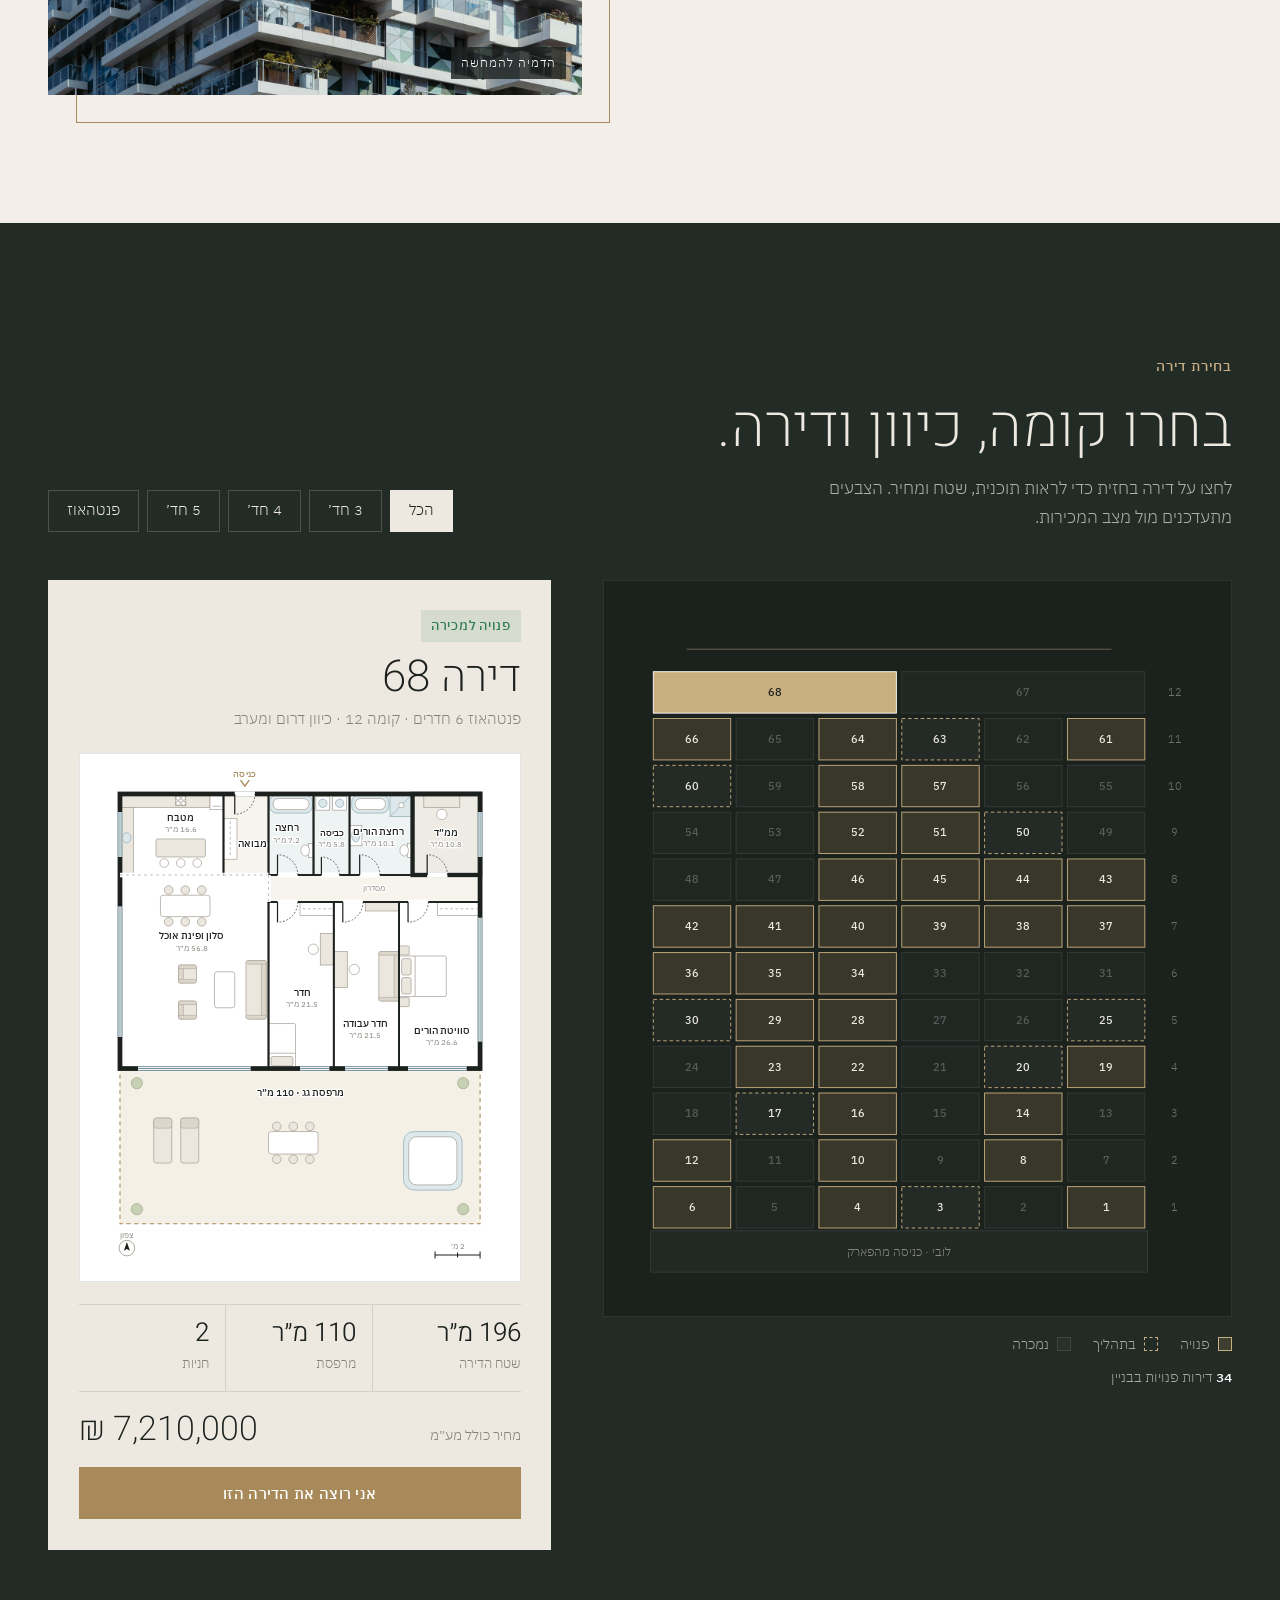
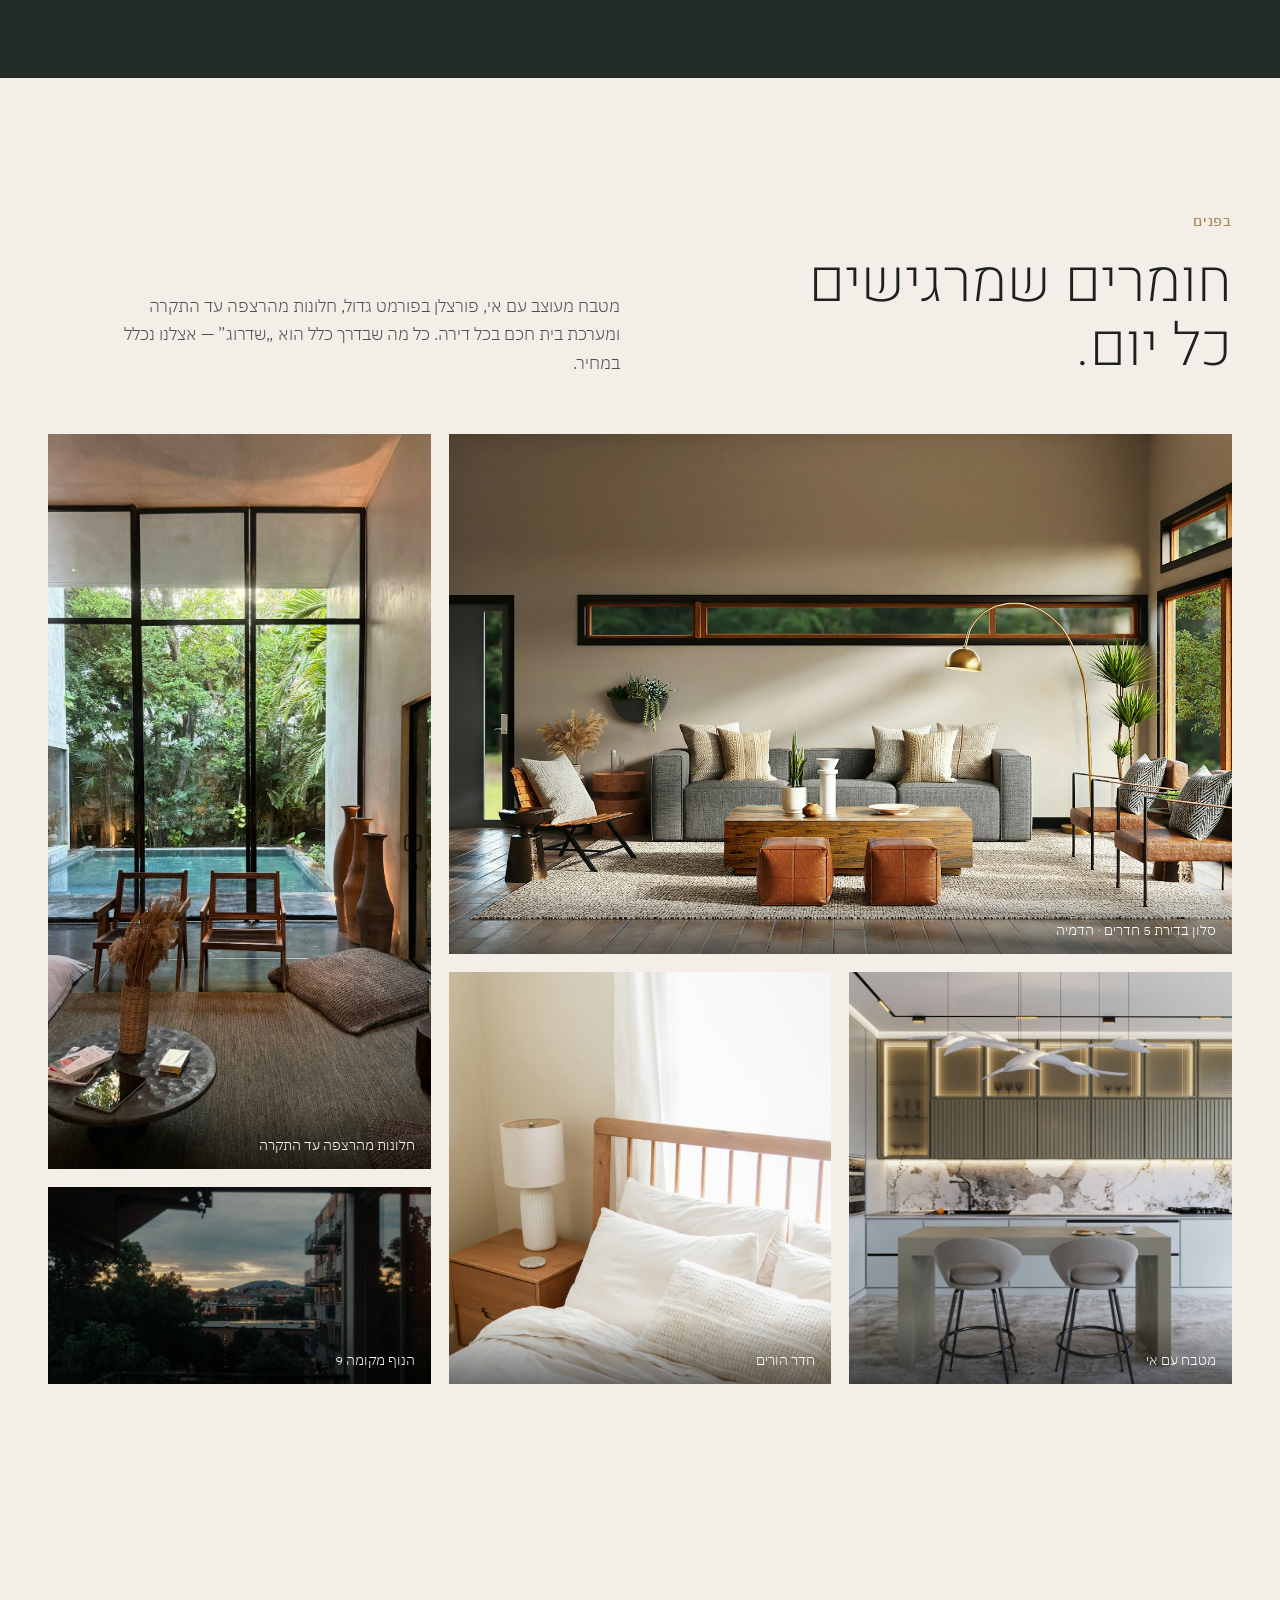
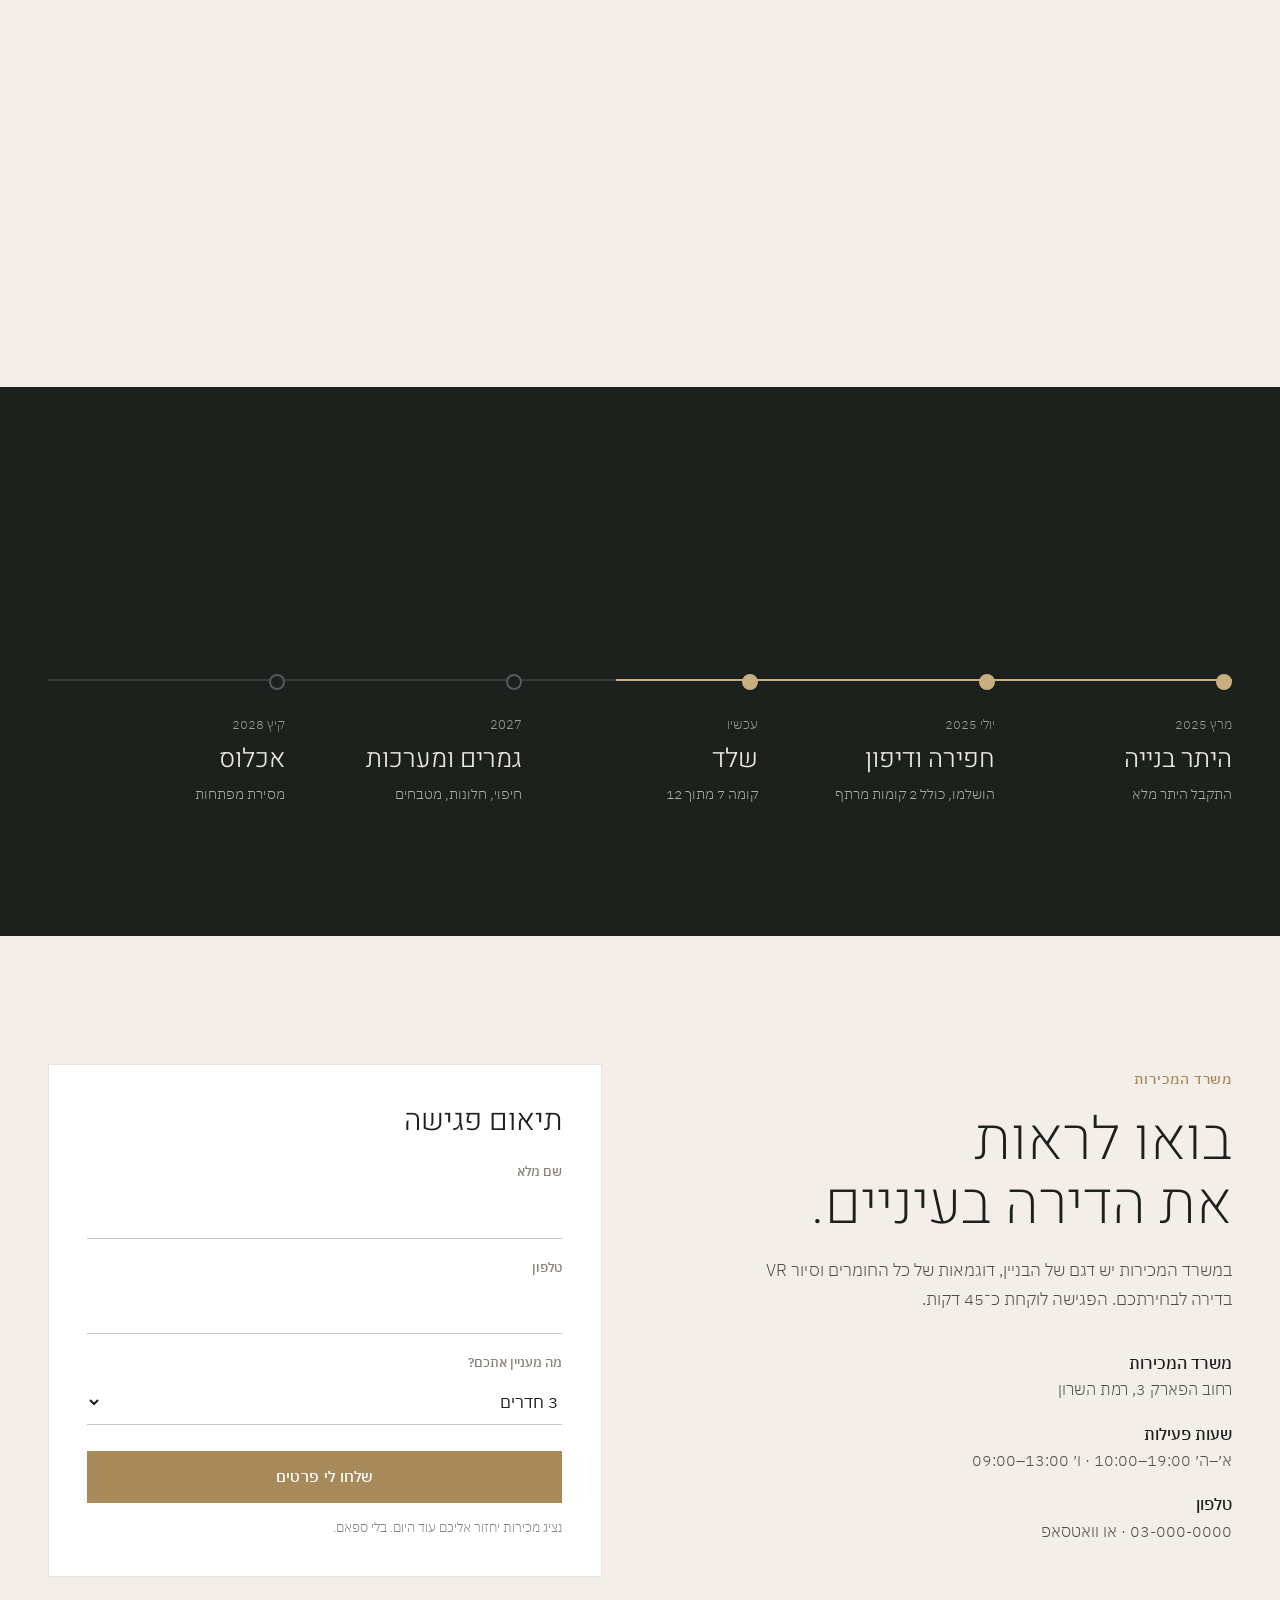
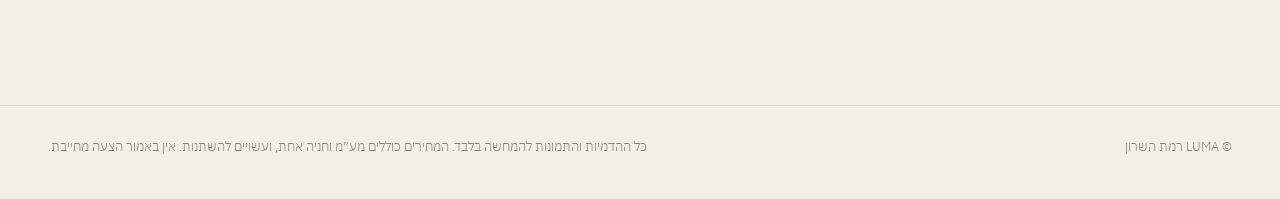
<file: concepts/residence.html>
<!doctype html>
<html lang="he" dir="rtl">
<head>
<meta charset="utf-8">
<meta name="robots" content="noindex"><meta name="viewport" content="width=device-width, initial-scale=1">
<title>LUMA — 68 דירות בוטיק מול הפארק, רמת השרון | קונספט</title>
<link rel="preconnect" href="https://fonts.googleapis.com"><link rel="preconnect" href="https://fonts.gstatic.com" crossorigin>
<link rel="stylesheet" href="https://fonts.googleapis.com/css2?family=Heebo:wght@200;300;400&family=IBM+Plex+Sans+Hebrew:wght@300;400;500;600&display=swap">
<style>
:root{--stone:#F3EFE8;--stone2:#E9E3D9;--ink:#1C211E;--ink2:#4B504C;--mut:#86827A;--line:#1C211E1f;--green:#232B26;--brass:#A88A5A;--brass2:#C9AE80;--d:'Heebo',sans-serif;--s:'IBM Plex Sans Hebrew',sans-serif}
*{box-sizing:border-box;margin:0;padding:0}
html{scroll-behavior:smooth}
body{background:var(--stone);color:var(--ink);font:300 17px/1.7 var(--s);-webkit-font-smoothing:antialiased;overflow-x:clip}
img{display:block;max-width:100%}
a{color:inherit;text-decoration:none}
button,input,select{font:inherit;color:inherit}
.wrap{max-width:1320px;margin:0 auto;padding:0 clamp(18px,4vw,48px)}
.ey{font:500 13.5px/1 var(--s);letter-spacing:.06em;color:var(--brass)}
h2{font:200 clamp(40px,4.6vw,68px)/1.08 var(--d);margin-top:16px}
.btn{display:inline-flex;align-items:center;justify-content:center;gap:10px;min-height:52px;padding:0 28px;font-weight:500;font-size:15px;letter-spacing:.02em;border:1px solid currentColor;transition:background .25s,color .25s,border-color .25s;cursor:pointer;background:none}
.btn-b{background:var(--brass);border-color:var(--brass);color:#fff}.btn-b:hover{background:var(--ink);border-color:var(--ink)}
.sec{padding:clamp(80px,10vw,150px) 0}

/* шапка */
.nav{position:fixed;top:0;left:0;right:0;z-index:20;color:#fff;transition:background .35s,color .35s,box-shadow .35s}
.nav .wrap{display:flex;align-items:center;gap:36px;height:84px}
.nav.solid{background:var(--stone);color:var(--ink);box-shadow:0 1px 0 var(--line)}
.logo{font:300 30px/1 var(--d);letter-spacing:.32em;margin-inline-end:auto}
.logo small{display:block;font:400 11.5px/1 var(--s);letter-spacing:.04em;opacity:.7;margin-top:6px}
.nav nav{display:flex;gap:30px;font-size:14.5px;font-weight:400}
.nav nav a{opacity:.85}.nav nav a:hover{opacity:1}
.nav .tel{font-weight:500;font-size:14.5px}
.nav .btn{min-height:44px;padding:0 20px;font-size:14px}

/* hero */
.hero{position:relative;height:100vh;min-height:640px;color:#fff;overflow:hidden}
.hero>img{position:absolute;inset:0;width:100%;height:100%;object-fit:cover;object-position:60% 50%;animation:zoom 14s ease-out both}
@keyframes zoom{from{transform:scale(1.08)}to{transform:none}}
.hero::after{content:'';position:absolute;inset:0;background:linear-gradient(0deg,#141814e6 0%,#14181840 45%,#14181855 100%)}
.hero .wrap{position:relative;z-index:2;height:100%;display:flex;flex-direction:column;justify-content:flex-end;padding-bottom:40px}
.hero h1{font:200 clamp(52px,6.8vw,108px)/1.02 var(--d)}
.hero p{font-size:clamp(17px,1.5vw,20px);max-width:32em;margin-top:22px;color:#ffffffd9}
.hero .cta{display:flex;gap:12px;margin-top:34px;flex-wrap:wrap}
.hero .btn:not(.btn-b){color:#fff}.hero .btn:not(.btn-b):hover{background:#fff;color:var(--ink)}
.facts{display:grid;grid-template-columns:repeat(4,1fr);margin-top:56px;border-top:1px solid #ffffff40}
.facts div{padding:20px 0 0;padding-inline-end:20px}
.facts div+div{padding-inline-start:24px;border-inline-start:1px solid #ffffff30}
.facts b{display:block;font:200 30px/1.1 var(--d)}
.facts span{font-size:13.5px;color:#ffffffb3}

/* интро */
.intro{display:grid;grid-template-columns:1.05fr 1fr;gap:clamp(40px,7vw,120px);align-items:center}
.intro .txt p{font-size:18px;color:var(--ink2);margin-top:24px;max-width:30em}
.intro .sig{display:flex;gap:40px;margin-top:40px;padding-top:28px;border-top:1px solid var(--line)}
.intro .sig b{display:block;font:200 40px/1 var(--d)}
.intro .sig span{font-size:14px;color:var(--mut)}
.intro figure{position:relative}
.intro figure img{width:100%;aspect-ratio:4/5;object-fit:cover}
.intro figure::before{content:'';position:absolute;inset:28px -28px -28px 28px;border:1px solid var(--brass);z-index:-1}
.tag{position:absolute;bottom:16px;inset-inline-start:16px;background:#1c211ecc;color:#fff;font-size:12px;letter-spacing:.08em;padding:6px 10px}

/* выбор квартиры */
.pick{background:var(--green);color:#EDE9E1}
.pick .ey{color:var(--brass2)}
.pickhd{display:flex;justify-content:space-between;align-items:flex-end;gap:30px;flex-wrap:wrap}
.pickhd p{color:#EDE9E1b3;max-width:28em;margin-top:14px}
.filters{display:flex;gap:8px;flex-wrap:wrap}
.filters button{min-height:42px;padding:0 18px;border:1px solid #ffffff2e;background:none;cursor:pointer;font-size:14.5px;transition:all .2s}
.filters button:hover{border-color:#ffffff80}
.filters button.on{background:#EDE9E1;color:var(--ink);border-color:#EDE9E1}
.board{display:grid;grid-template-columns:1.25fr 1fr;gap:clamp(28px,4vw,64px);margin-top:48px;align-items:start}
.bwrap{background:#1b221e;border:1px solid #ffffff14;padding:clamp(14px,2vw,28px)}
.bwrap svg{width:100%;height:auto;display:block}
.u{cursor:pointer;transition:fill .2s,stroke .2s,opacity .2s}
.u rect{transition:fill .2s,stroke .2s}
.u.av rect{fill:#A88A5A33;stroke:#C9AE80}
.u.rs rect{fill:#ffffff0a;stroke:#C9AE80;stroke-dasharray:4 3}
.u.sd rect{fill:#ffffff06;stroke:#ffffff1a}
.u.sd{cursor:default}
.u text{font:500 12px var(--s);fill:#EDE9E1;text-anchor:middle;pointer-events:none}
.u.sd text{fill:#ffffff40}
.u.av:hover rect{fill:#A88A5A66}
.u.on rect{fill:#C9AE80!important;stroke:#fff!important}.u.on text{fill:var(--ink)}
.u.dim{opacity:.18}
.legend{display:flex;gap:22px;flex-wrap:wrap;margin-top:16px;font-size:13.5px;color:#EDE9E1a6}
.legend i{display:inline-block;width:14px;height:14px;vertical-align:-2px;margin-inline-end:8px;border:1px solid #C9AE80;background:#A88A5A33}
.legend .r i{border-style:dashed;background:none}.legend .s i{border-color:#ffffff1a;background:#ffffff06}
.panel{position:sticky;top:110px;background:#EDE9E1;color:var(--ink);padding:clamp(22px,2.4vw,34px)}
.panel .st{display:inline-block;font-size:12.5px;font-weight:500;letter-spacing:.06em;padding:5px 10px;background:#2F7D4F1f;color:#2F7D4F}
.panel .st.r{background:#A88A5A26;color:#7a5f33}
.panel h3{font:200 44px/1 var(--d);margin:14px 0 6px}
.panel .sub{font-size:15px;color:var(--mut)}
.panel .plan{margin:22px 0;background:#fff;padding:14px;border:1px solid var(--line)}
.panel .plan svg{width:100%;height:auto;display:block}
.plan .rm{fill:#fff}.plan .rm.h{fill:#F7F4EE}.plan .rm.w{fill:#EEF3F4}.plan .rm.m{fill:#EEEBE5}
.plan .bal{fill:#F5F0E6;stroke:#A88A5A;stroke-width:1.2;stroke-dasharray:5 4}
.plan .wl{fill:none;stroke:#1C211E;stroke-width:2}
.plan .mm{fill:none;stroke:#1C211E;stroke-width:5}
.plan .ext{fill:none;stroke:#1C211E;stroke-width:5.5;stroke-linejoin:miter}
.plan .gap{stroke:#fff;stroke-width:6}
.plan .opn{stroke:#1C211E;stroke-width:1;stroke-dasharray:3 4;opacity:.35}
.plan .leaf{stroke:#1C211E;stroke-width:1.4}
.plan .arc{fill:none;stroke:#1C211E;stroke-width:.8;stroke-dasharray:2 2}
.plan .win{stroke:#6E8C96;stroke-width:1.1}
.plan .f{fill:#ECE7DE;stroke:#A39D93;stroke-width:.8}
.plan .f2{fill:#fff;stroke:#A39D93;stroke-width:.8}
.plan .fw{fill:#DCE8EB;stroke:#8FAAB2;stroke-width:.8}
.plan .nm{font:500 11.5px var(--s);fill:#1C211E;text-anchor:middle}
.plan .ar{font:400 9.5px var(--s);fill:#86827A;text-anchor:middle}
.plan .lb{font:500 10px var(--s);fill:#A88A5A;text-anchor:middle;letter-spacing:.04em}
.plan .sc{stroke:#1C211E;stroke-width:1.2}
.plan .f3{fill:#DDD6CA;stroke:#A39D93;stroke-width:.6}
.plan .fs{fill:none;stroke:#A39D93;stroke-width:.9}
.plan .ftv{fill:#6F6A62}
.plan .fp{fill:#C7D0B5;stroke:#9BAA86;stroke-width:.8}
.plan .fl{stroke:#A39D93;stroke-width:.8}
.plan .nm,.plan .ar{paint-order:stroke;stroke:#fff;stroke-width:3px;stroke-linejoin:round}
.specs{display:grid;grid-template-columns:repeat(3,1fr);border-block:1px solid var(--line)}
.specs div{padding:14px 0}
.specs div+div{padding-inline-start:16px;border-inline-start:1px solid var(--line)}
.specs b{display:block;font:300 26px/1.1 var(--d)}
.specs span{font-size:13px;color:var(--mut)}
.price{display:flex;justify-content:space-between;align-items:baseline;gap:12px;margin:20px 0}
.price span{font-size:14px;color:var(--mut)}
.price b{font:200 34px/1 var(--d)}
.panel .btn{width:100%}
.left{font-size:14px;color:#EDE9E1a6;margin-top:10px}
.left b{color:#fff;font-weight:500}

/* интерьер */
.inhd{display:grid;grid-template-columns:1fr 1fr;gap:40px;align-items:end}
.inhd p{color:var(--ink2);max-width:30em}
.collage{display:grid;grid-template-columns:repeat(12,1fr);grid-auto-rows:clamp(60px,7vw,100px);gap:clamp(10px,1.4vw,18px);margin-top:56px}
.collage figure{position:relative;overflow:hidden}
.collage img{width:100%;height:100%;object-fit:cover;transition:transform 1.2s cubic-bezier(.2,.7,.2,1)}
.collage figure:hover img{transform:scale(1.04)}
.c1{grid-column:1/9;grid-row:span 5}.c2{grid-column:9/13;grid-row:span 7}.c3{grid-column:1/5;grid-row:span 4}.c4{grid-column:5/9;grid-row:span 4}.c5{grid-column:9/13;grid-row:span 2}
.collage figcaption{position:absolute;bottom:0;inset-inline:0;padding:30px 16px 12px;background:linear-gradient(0deg,#0008,#0000);color:#fff;font-size:13.5px}
.spec{display:grid;grid-template-columns:repeat(4,1fr);margin-top:64px;border-top:1px solid var(--ink)}
.spec div{padding:24px 0 0;padding-inline-end:24px}
.spec div+div{padding-inline-start:24px;border-inline-start:1px solid var(--line)}
.spec b{display:block;font:300 22px/1.25 var(--d);margin-bottom:6px}
.spec span{font-size:14.5px;color:var(--ink2)}

/* удобства */
.amen{background:var(--stone2)}
.agrid{display:grid;grid-template-columns:1fr 1fr;gap:clamp(18px,2vw,28px);margin-top:56px}
.agrid figure img{width:100%;aspect-ratio:3/2;object-fit:cover}
.agrid figcaption{display:flex;justify-content:space-between;gap:20px;margin-top:16px;align-items:baseline}
.agrid figcaption b{font:300 26px/1.2 var(--d)}
.agrid figcaption span{font-size:14.5px;color:var(--ink2);max-width:22em;text-align:left}
.alist{display:grid;grid-template-columns:repeat(4,1fr);gap:0;margin-top:48px;border-top:1px solid var(--line)}
.alist div{padding:22px 0;padding-inline-end:20px;font-size:15px;color:var(--ink2)}
.alist div+div{padding-inline-start:20px;border-inline-start:1px solid var(--line)}
.alist b{display:block;color:var(--ink);font-weight:500;margin-bottom:2px}

/* локация */
.loc{display:grid;grid-template-columns:1fr 1.1fr;gap:clamp(40px,6vw,96px);align-items:center}
.dist{margin-top:36px;border-top:1px solid var(--ink)}
.dist div{display:flex;justify-content:space-between;gap:20px;padding:15px 0;border-bottom:1px solid var(--line)}
.dist b{font:300 24px/1 var(--d);white-space:nowrap}
.map{background:#E4DED2;aspect-ratio:1/1;position:relative}
.map svg{width:100%;height:100%;display:block}

/* ход строительства */
.prog{background:var(--ink);color:#EDE9E1}
.prog .ey{color:var(--brass2)}
.steps{display:grid;grid-template-columns:repeat(5,1fr);margin-top:56px;position:relative}
.steps div{padding-top:30px;position:relative;padding-inline-end:20px}
.steps div::before{content:'';position:absolute;top:0;inset-inline:0;height:2px;background:#ffffff1f}
.steps div.done::before{background:var(--brass2)}
.steps div.now::before{background:linear-gradient(to left,var(--brass2) 60%,#ffffff1f 60%)}
.steps div::after{content:'';position:absolute;top:-5px;inset-inline-start:0;width:12px;height:12px;border-radius:50%;background:var(--ink);border:2px solid #ffffff40}
.steps div.done::after,.steps div.now::after{background:var(--brass2);border-color:var(--brass2)}
.steps small{font-size:13px;color:#EDE9E199}
.steps b{display:block;font:300 26px/1.2 var(--d);margin:6px 0 4px}
.steps span{font-size:14px;color:#EDE9E1b3}

/* контакт */
.contact{display:grid;grid-template-columns:1fr 1fr;gap:clamp(40px,6vw,96px)}
.contact .office{margin-top:36px;display:grid;gap:18px;font-size:15.5px;color:var(--ink2)}
.contact .office b{display:block;color:var(--ink);font-weight:500}
form{background:#fff;padding:clamp(24px,3vw,44px);border:1px solid var(--line)}
form h3{font:300 30px/1.2 var(--d);margin-bottom:22px}
label{display:block;font-size:13px;font-weight:500;color:var(--mut);margin-bottom:18px}
label input,label select{display:block;width:100%;margin-top:6px;border:0;border-bottom:1px solid #1C211E40;background:none;padding:10px 0;font-size:16.5px;font-weight:400;color:var(--ink);outline:none;border-radius:0}
label input:focus,label select:focus{border-color:var(--brass)}
form .btn{width:100%;margin-top:8px}
form small{display:block;margin-top:14px;font-size:12.5px;color:var(--mut)}
.ok{display:none;padding:30px 0;font:300 28px/1.3 var(--d)}
footer{border-top:1px solid var(--line);padding:30px 0 40px;font-size:13px;color:var(--mut)}
footer .wrap{display:flex;justify-content:space-between;gap:24px;flex-wrap:wrap}
footer p{max-width:60em}

.rv{opacity:0;transform:translateY(24px);transition:opacity 1s,transform 1s cubic-bezier(.2,.7,.2,1)}.rv.in{opacity:1;transform:none}

@media (max-width:1100px){.nav nav{display:none}}
@media (max-width:960px){
  .intro,.board,.loc,.contact,.inhd{grid-template-columns:1fr}
  .intro figure{max-width:520px}.intro figure::before{inset:16px -10px -16px 10px}
  .panel{position:static}
  .spec,.alist{grid-template-columns:1fr 1fr}
  .spec div:nth-child(3),.alist div:nth-child(3){padding-inline-start:0;border:0}
  .steps{grid-template-columns:1fr;gap:0}
  .steps div{padding:0 0 26px;padding-inline-start:30px}
  .steps div::before{top:0;bottom:0;width:2px;height:auto;inset-inline:5px auto}
  .steps div.now::before{background:linear-gradient(var(--brass2) 60%,#ffffff1f 60%)}
  .steps div::after{top:4px;inset-inline-start:0}
}
@media (max-width:640px){
  .nav .tel{display:none}.nav .wrap{height:70px;gap:12px}.logo{font-size:24px}
  .hero{min-height:680px}
  .facts{grid-template-columns:1fr 1fr;margin-top:36px}
  .facts div:nth-child(3){padding-inline-start:0;border:0}
  .facts b{font-size:21px}
  .collage{grid-template-columns:1fr 1fr;grid-auto-rows:auto}
  .collage figure{grid-column:auto!important;grid-row:auto!important;aspect-ratio:4/5}
  .collage .c1{grid-column:1/-1!important;aspect-ratio:4/3}
  .collage .c5{display:none}
  .spec,.alist{grid-template-columns:1fr}
  .spec div,.alist div{padding:18px 0!important;border-inline-start:0!important;border-bottom:1px solid var(--line)}
  .agrid{grid-template-columns:1fr}
  .agrid figcaption{flex-direction:column}.agrid figcaption span{text-align:right}
  .specs b{font-size:22px}
}
</style>
</head>
<body>

<header class="nav" id="nav"><div class="wrap">
  <a class="logo" href="#top">LUMA<small>רמת השרון</small></a>
  <nav><a href="#about">הפרויקט</a><a href="#apts">בחירת דירה</a><a href="#inside">מפרט</a><a href="#loc">מיקום</a><a href="#build">התקדמות</a></nav>
  <a class="tel" href="tel:030000000" dir="ltr">03-000-0000</a>
  <a class="btn btn-b" href="#contact">תיאום פגישה</a>
</div></header>

<section class="hero" id="top">
  <img src="residence-img/hero.jpg" alt="הדמיית חזית הבניין בשקיעה">
  <div class="wrap">
    <span class="ey">68 דירות בוטיק · רמת השרון</span>
    <h1 style="margin-top:18px">שקט של פארק.<br>עשר דקות מהעיר.</h1>
    <p>בניין בוטיק של 12 קומות מול פארק רמת השרון. דירות 3–6 חדרים עם מרפסות שמש, לובי בגובה כפול ובריכה על הגג.</p>
    <div class="cta"><a class="btn btn-b" href="#apts">לבחירת דירה</a><a class="btn" href="#contact">תיאום פגישה במשרד המכירות</a></div>
    <div class="facts">
      <div><b>3–6 חדרים</b><span>84 עד 196 מ״ר</span></div>
      <div><b>מ־2,390,000 ₪</b><span>כולל מע״מ וחניה</span></div>
      <div><b>קיץ 2028</b><span>מועד אכלוס משוער</span></div>
      <div><b id="leftTop">31 דירות</b><span>נותרו למכירה</span></div>
    </div>
  </div>
</section>

<section class="sec" id="about">
  <div class="wrap intro">
    <div class="txt rv">
      <span class="ey">הפרויקט</span>
      <h2>רק 68 שכנים.<br>והפארק בתור החצר.</h2>
      <p>LUMA הוא בניין בוטיק בקצה השקט של רמת השרון: שש דירות בקומה, מרפסות שמש מכל כיוון, וכניסה ישירה לשבילי הפארק. תכננו אותו למשפחות שרוצות שקט — בלי לוותר על העיר.</p>
      <div class="sig">
        <div><b>12</b><span>קומות</span></div>
        <div><b>6</b><span>דירות בקומה</span></div>
        <div><b>2</b><span>פנטהאוזים</span></div>
      </div>
    </div>
    <figure class="rv"><img src="residence-img/facade.jpg" alt="הדמיית חזית" loading="lazy"><span class="tag">הדמיה להמחשה</span></figure>
  </div>
</section>

<section class="sec pick" id="apts">
  <div class="wrap">
    <div class="pickhd">
      <div><span class="ey">בחירת דירה</span><h2>בחרו קומה, כיוון ודירה.</h2><p>לחצו על דירה בחזית כדי לראות תוכנית, שטח ומחיר. הצבעים מתעדכנים מול מצב המכירות.</p></div>
      <div class="filters" id="flt"><button class="on" data-t="all">הכל</button><button data-t="3">3 חד׳</button><button data-t="4">4 חד׳</button><button data-t="5">5 חד׳</button><button data-t="6">פנטהאוז</button></div>
    </div>
    <div class="board">
      <div>
        <div class="bwrap"><svg id="bld" viewBox="0 0 640 760" role="img" aria-label="חזית הבניין לפי דירות"></svg></div>
        <div class="legend"><span><i></i>פנויה</span><span class="r"><i></i>בתהליך</span><span class="s"><i></i>נמכרה</span></div>
        <div class="left" id="left"></div>
      </div>
      <aside class="panel" id="panel"></aside>
    </div>
  </div>
</section>

<section class="sec" id="inside">
  <div class="wrap">
    <div class="inhd rv"><div><span class="ey">בפנים</span><h2>חומרים שמרגישים<br>כל יום.</h2></div><p>מטבח מעוצב עם אי, פורצלן בפורמט גדול, חלונות מהרצפה עד התקרה ומערכת בית חכם בכל דירה. כל מה שבדרך כלל הוא „שדרוג” — אצלנו נכלל במחיר.</p></div>
    <div class="collage">
      <figure class="c1 rv"><img src="residence-img/living.jpg" alt="סלון" loading="lazy"><figcaption>סלון בדירת 5 חדרים · הדמיה</figcaption></figure>
      <figure class="c2 rv"><img src="residence-img/living2.jpg" alt="פינת ישיבה מול הנוף" loading="lazy"><figcaption>חלונות מהרצפה עד התקרה</figcaption></figure>
      <figure class="c3 rv"><img src="residence-img/kitchen.jpg" alt="מטבח" loading="lazy"><figcaption>מטבח עם אי</figcaption></figure>
      <figure class="c4 rv"><img src="residence-img/bedroom.jpg" alt="חדר שינה" loading="lazy"><figcaption>חדר הורים</figcaption></figure>
      <figure class="c5 rv"><img src="residence-img/view.jpg" alt="נוף מהמרפסת" loading="lazy"><figcaption>הנוף מקומה 9</figcaption></figure>
    </div>
    <div class="spec rv">
      <div><b>פורצלן 120×60</b><span>בכל הדירה, כולל מרפסות</span></div>
      <div><b>מיזוג VRF</b><span>מיני־מרכזי, שליטה מהטלפון</span></div>
      <div><b>תקרה 2.80 מ׳</b><span>וחלונות גבוהים בסלון</span></div>
      <div><b>ממ״ד בכל דירה</b><span>משמש גם כחדר עבודה</span></div>
    </div>
  </div>
</section>

<section class="sec amen">
  <div class="wrap">
    <span class="ey rv">לדיירים</span>
    <h2 class="rv">מה שמחכה למטה.<br>ומה שמחכה למעלה.</h2>
    <div class="agrid">
      <figure class="rv"><img src="residence-img/lobby.jpg" alt="לובי" loading="lazy"><figcaption><b>לובי בגובה כפול</b><span>אבן טבעית, עץ אגוז ועמדת קבלת חבילות.</span></figcaption></figure>
      <figure class="rv"><img src="residence-img/pool.jpg" alt="בריכה על הגג" loading="lazy"><figcaption><b>בריכה על הגג</b><span>בריכה מחוממת, דק שיזוף ונוף לפארק — לדיירים בלבד.</span></figcaption></figure>
    </div>
    <div class="alist rv">
      <div><b>חניה כפולה</b>לכל דירת 5 חדרים ומעלה</div>
      <div><b>עמדות טעינה</b>לרכב חשמלי בכל חניה</div>
      <div><b>חדר כושר</b>פתוח 24/7 בקומת הלובי</div>
      <div><b>מחסן פרטי</b>לכל דירה, בקומת המרתף</div>
    </div>
  </div>
</section>

<section class="sec" id="loc">
  <div class="wrap loc">
    <div class="rv">
      <span class="ey">מיקום</span>
      <h2>הכל קרוב.<br>חוץ מהרעש.</h2>
      <div class="dist">
        <div><span>שבילי הפארק · מעבר לרחוב</span><b>1 דק׳ ברגל</b></div>
        <div><span>בית ספר יסודי וגני ילדים</span><b>4 דק׳ ברגל</b></div>
        <div><span>מרכז מסחרי וסופר</span><b>6 דק׳ ברגל</b></div>
        <div><span>כביש 5</span><b>4 דק׳ ברכב</b></div>
        <div><span>תחנת רכבת</span><b>8 דק׳ ברכב</b></div>
      </div>
    </div>
    <div class="map rv" aria-label="מפה סכמטית">
      <svg viewBox="0 0 600 600" id="map"></svg>
    </div>
  </div>
</section>

<section class="sec prog" id="build">
  <div class="wrap">
    <span class="ey rv">התקדמות הבנייה</span>
    <h2 class="rv">השלד כבר בקומה 7.</h2>
    <div class="steps rv">
      <div class="done"><small>מרץ 2025</small><b>היתר בנייה</b><span>התקבל היתר מלא</span></div>
      <div class="done"><small>יולי 2025</small><b>חפירה ודיפון</b><span>הושלמו, כולל 2 קומות מרתף</span></div>
      <div class="now"><small>עכשיו</small><b>שלד</b><span>קומה 7 מתוך 12</span></div>
      <div><small>2027</small><b>גמרים ומערכות</b><span>חיפוי, חלונות, מטבחים</span></div>
      <div><small>קיץ 2028</small><b>אכלוס</b><span>מסירת מפתחות</span></div>
    </div>
  </div>
</section>

<section class="sec" id="contact">
  <div class="wrap contact">
    <div class="rv">
      <span class="ey">משרד המכירות</span>
      <h2>בואו לראות<br>את הדירה בעיניים.</h2>
      <p style="color:var(--ink2);margin-top:20px;max-width:28em">במשרד המכירות יש דגם של הבניין, דוגמאות של כל החומרים וסיור VR בדירה לבחירתכם. הפגישה לוקחת כ־45 דקות.</p>
      <div class="office">
        <div><b>משרד המכירות</b>רחוב הפארק 3, רמת השרון</div>
        <div><b>שעות פעילות</b>א׳–ה׳ <span dir="ltr">10:00–19:00</span> · ו׳ <span dir="ltr">09:00–13:00</span></div>
        <div><b>טלפון</b><span dir="ltr">03-000-0000</span> · או וואטסאפ</div>
      </div>
    </div>
    <form class="rv" id="form">
      <h3>תיאום פגישה</h3>
      <div id="fields">
        <label>שם מלא<input name="name" required autocomplete="name"></label>
        <label>טלפון<input name="tel" type="tel" required autocomplete="tel" dir="rtl"></label>
        <label>מה מעניין אתכם?<select name="t" id="ftype"><option>3 חדרים</option><option>4 חדרים</option><option>5 חדרים</option><option>פנטהאוז</option><option>עוד לא בטוחים</option></select></label>
        <button class="btn btn-b" type="submit">שלחו לי פרטים</button>
        <small>נציג מכירות יחזור אליכם עוד היום. בלי ספאם.</small>
      </div>
      <div class="ok" id="ok">תודה! נציג מכירות יחזור אליכם עוד היום.</div>
    </form>
  </div>
</section>

<footer><div class="wrap"><span>© LUMA רמת השרון</span><p>כל ההדמיות והתמונות להמחשה בלבד. המחירים כוללים מע״מ וחניה אחת, ועשויים להשתנות. אין באמור הצעה מחייבת.</p></div></footer>

<script>
const T={3:{n:'3 חדרים',a:84,b:12,p:2390000},4:{n:'4 חדרים',a:104,b:14,p:2890000},5:{n:'5 חדרים',a:128,b:16,p:3490000},6:{n:'פנטהאוז 6 חדרים',a:196,b:110,p:6900000}};
// планировки в метрах: [название,x,y,w,h,тип] · тип: h — проход, w — мокрая зона, m — ממ״ד
const P={
 3:{w:10,h:8.4,bal:[0,8.4,7.5,1.6,'מרפסת שמש'],
  rooms:[['מטבח',0,0,3.6,3.2,'',2,1.85],['מבואה',3.6,0,2,3.2,'h',4.3,1.9],['רחצה',5.6,0,1.8,3.2,'w',6.35,1.45],['ממ״ד',7.4,0,2.6,3.2,'m',8.7,1.75],['מסדרון',5.6,3.2,4.4,1.2,'h'],['סלון',0,3.2,5.6,5.2,'',3.35,5.4],['חדר הורים',5.6,4.4,4.4,4,'',8.85,6.6]],
  open:[[0,3.2,3.6,3.2],[3.6,3.2,5.6,3.2],[5.6,3.2,5.6,4.4]],
  doors:[[4.05,0,4.95,1,1],[5.95,3.2,6.75,-1],[7.85,3.2,8.75,-1],[5.95,4.4,6.85,1]],
  win:[[0,.7,0,2.5],[10,.7,10,2.5],[10,5,10,7.6],[7.9,8.4,9.6,8.4],[.8,8.4,4.8,8.4]],
  furn:[['ctr',0,0,3,.6],['fridge',3,0,.6,.7],['ctr',0,.6,.6,2.6],['stove',1.8,0,.6,.6],['sink',0,1.3,.6,.7],
   ['table',1.4,3.75,1.6,.85],['sofa',.12,5.3,.9,2.3,'l'],['coffee',1.7,5.95,.8,1.1],['tv',5.22,5.55,.35,1.8],
   ['ward',7.2,4.4,2.8,.6],['bed',5.6,5.9,2.1,1.8,'l'],['ns',5.6,5.45,.45,.4],['ns',5.6,7.75,.45,.4],
   ['desk',7.6,0,1.5,.6,'b'],['tub',5.62,.05,1.76,.75],['wc',6.8,2,.58,.62,'r'],['ward',5,1,.6,1.6],
   ['table',4.6,8.7,1.2,.8],['plant',.35,8.75,.45,.45]]},
 4:{w:11.6,h:8.8,bal:[0,8.8,10,1.4,'מרפסת שמש'],
  rooms:[['מטבח',0,0,3.6,3.2,'',2,1.85],['מבואה',3.6,0,1.8,3.2,'h',4.2,1.9],['רחצה',5.4,0,1.8,3.2,'w',6.15,1.45],['כביסה',7.2,0,1.8,3.2,'w',8.1,1.7],['ממ״ד',9,0,2.6,3.2,'m',10.3,1.75],['מסדרון',5.4,3.2,6.2,1.2,'h'],['סלון',0,3.2,5.4,5.6,'',3.25,5.45],['חדר',5.4,4.4,3,4.4,'',6.95,7.4],['חדר הורים',8.4,4.4,3.2,4.4,'',10.2,5.6]],
  open:[[0,3.2,3.6,3.2],[3.6,3.2,5.4,3.2],[5.4,3.2,5.4,4.4]],
  doors:[[3.85,0,4.75,1,1],[5.8,3.2,6.6,-1],[7.6,3.2,8.4,-1],[9.4,3.2,10.3,-1],[5.8,4.4,6.7,1],[8.8,4.4,9.7,1]],
  win:[[0,.7,0,2.5],[11.6,.7,11.6,2.5],[11.6,5,11.6,8],[.8,8.8,4.6,8.8],[6.6,8.8,8,8.8],[9.2,8.8,11,8.8]],
  furn:[['ctr',0,0,3,.6],['fridge',3,0,.6,.7],['ctr',0,.6,.6,2.6],['stove',1.8,0,.6,.6],['sink',0,1.3,.6,.7],
   ['table',1.4,3.8,1.6,.85],['sofa',.12,5.7,.9,2.3,'l'],['coffee',1.7,6.3,.8,1.1],['tv',5.02,5.95,.35,1.8],
   ['tub',5.42,.05,1.76,.75],['wc',6.6,2,.58,.62,'r'],['wm',7.3,.1,.62,.62],['wm',8.02,.1,.62,.62],['desk',9.45,0,1.5,.6,'b'],['ward',4.8,1,.6,1.6],
   ['ward',6.9,4.4,1.5,.6],['bed1',5.4,6.8,1,2,'b'],['desk',7.8,5.3,.6,1.3,'l'],
   ['ward',9.9,4.4,1.7,.6],['bed',8.4,6.35,2.1,1.8,'l'],['ns',8.4,5.9,.45,.4],['ns',8.4,8.2,.45,.4],
   ['table',5,9.1,1.2,.8],['plant',.35,9.1,.45,.45]]},
 5:{w:14,h:9.2,bal:[0,9.2,11.5,1.4,'מרפסת שמש'],
  rooms:[['מטבח',0,0,3.8,3.2,'',2.1,1.85],['מבואה',3.8,0,1.8,3.2,'h',4.4,1.9],['רחצה',5.6,0,1.8,3.2,'w',6.35,1.45],['כביסה',7.4,0,1.4,3.2,'w',8.1,1.7],['רחצה',8.8,0,2.6,3.2,'w',9.9,1.75],['ממ״ד',11.4,0,2.6,3.2,'m',12.7,1.75],['מסדרון',5.6,3.2,8.4,1.2,'h'],['סלון',0,3.2,5.6,6,'',3.55,5.45],['חדר',5.6,4.4,2.8,4.8,'',7.15,7.7],['חדר',8.4,4.4,2.6,4.8,'',9.75,7.7],['חדר הורים',11,4.4,3,4.8,'',12.5,5.6]],
  open:[[0,3.2,3.8,3.2],[3.8,3.2,5.6,3.2],[5.6,3.2,5.6,4.4]],
  doors:[[4.25,0,5.15,1,1],[5.95,3.2,6.75,-1],[7.75,3.2,8.45,-1],[9.2,3.2,10.1,-1],[11.8,3.2,12.7,-1],[5.95,4.4,6.85,1],[8.75,4.4,9.65,1],[11.35,4.4,12.25,1]],
  win:[[0,.7,0,2.5],[14,.8,14,2.4],[14,5,14,8.4],[.8,9.2,4.8,9.2],[6.8,9.2,8,9.2],[9.6,9.2,10.8,9.2],[11.6,9.2,13.4,9.2]],
  furn:[['ctr',0,0,3.2,.6],['fridge',3.2,0,.6,.7],['ctr',0,.6,.6,2.6],['stove',2,0,.6,.6],['sink',0,1.3,.6,.7],
   ['table',1.5,3.8,1.8,.85],['sofa',.12,6,.9,2.4,'l'],['coffee',1.7,6.65,.9,1.1],['tv',5.22,6.3,.35,1.8],
   ['tub',5.62,.05,1.76,.75],['wc',6.8,2,.58,.62,'r'],['wm',7.5,.1,.62,.62],['wm',8.15,.1,.62,.62],
   ['shw',10.4,0,1,1],['wc',10.8,2,.58,.62,'r'],['sink2',8.8,.35,.55,.85],['desk',11.8,0,1.5,.6,'b'],['ward',5,1,.6,1.6],
   ['ward',6.95,4.4,1.45,.6],['bed1',5.6,7.2,1,2,'b'],['desk',7.8,5.4,.6,1.3,'l'],
   ['ward',9.8,4.4,1.2,.6],['bed1',8.4,7.2,1,2,'b'],['desk',10.4,5.4,.6,1.3,'l'],
   ['ward',12.5,4.4,1.5,.6],['bed',11,6.35,2.1,1.8,'l'],['ns',11,5.9,.45,.4],['ns',11,8.2,.45,.4],
   ['table',5.4,9.5,1.4,.8],['lng',8.6,9.45,1.9,.75],['plant',.35,9.5,.45,.45]]},
 6:{w:16,h:12.2,bal:[0,12.2,16,6.9,'מרפסת גג · 110 מ״ר'],
  rooms:[['מטבח',0,0,4.6,3.6,'',2.7,1.25],['מבואה',4.6,0,2,3.6,'h',5.9,2.2],['רחצה',6.6,0,2,3.6,'w',7.4,1.7],['כביסה',8.6,0,1.6,3.6,'w',9.4,1.9],['רחצת הורים',10.2,0,2.8,3.6,'w',11.5,1.85],['ממ״ד',13,0,3,3.6,'m',14.5,1.9],['מסדרון',6.6,3.6,9.4,1.2,'h'],['סלון ופינת אוכל',0,3.6,6.6,8.6,'',3.2,6.5],['חדר',6.6,4.8,2.9,7.4,'',8.1,9],['חדר עבודה',9.5,4.8,2.9,7.4,'',10.9,10.4],['סוויטת הורים',12.4,4.8,3.6,7.4,'',14.3,10.7]],
  open:[[0,3.6,4.6,3.6],[4.6,3.6,6.6,3.6],[6.6,3.6,6.6,4.8]],
  doors:[[5.1,0,6,1,1],[7,3.6,7.9,-1],[8.95,3.6,9.75,-1],[10.65,3.6,11.55,-1],[13.65,3.6,14.55,-1],[7,4.8,7.9,1],[9.9,4.8,10.8,1],[12.8,4.8,13.7,1]],
  win:[[0,.8,0,2.8],[0,5,0,10.8],[16,.8,16,2.8],[16,5.5,16,11],[.8,12.2,5.8,12.2],[8,12.2,9.3,12.2],[10,12.2,11.9,12.2],[12.8,12.2,15.4,12.2]],
  furn:[['ctr',0,0,4,.6],['fridge',4,0,.6,.7],['ctr',0,.6,.6,3],['stove',2.4,0,.6,.6],['sink',0,1.6,.6,.7],['island',1.6,2,2.2,.8],
   ['table',1.8,4.5,2.2,.95],['sofa',5.6,7.4,.9,2.6,'r'],['coffee',4.2,7.9,.9,1.6],['arm',2.6,7.6,.8,.8,'l'],['arm',2.6,9.2,.8,.8,'l'],
   ['tub',6.65,.05,1.9,.8],['wc',8,2.2,.58,.62,'r'],['wm',8.7,.1,.62,.62],['wm',9.45,.1,.62,.62],
   ['tub',10.3,.05,1.65,.8],['shw',12,0,1,1],['wc',12.4,2.2,.58,.62,'r'],['sink2',10.2,1.4,.55,.9],['desk',13.5,0,1.6,.6,'b'],['ward',4.6,1.1,.6,1.8],
   ['ward',8,4.8,1.5,.6],['bed1',6.6,10.2,1.2,2,'b'],['desk',8.9,6.2,.6,1.4,'l'],
   ['shelf',10.9,4.8,1.5,.4],['desk',9.5,7,.6,1.6,'r'],['sofa',11.5,7,.9,2.2,'r'],
   ['ward',14.1,4.8,1.9,.6],['bed',12.4,7.2,2.1,1.8,'l'],['ns',12.4,6.75,.45,.4],['ns',12.4,9.05,.45,.4],
   ['lng',1.5,14.4,.8,2],['lng',2.7,14.4,.8,2],['table',6.6,15,2.2,1],['jac',12.6,15,2.6,2.6],['plant',.5,12.6,.5,.5],['plant',15,12.6,.5,.5],['plant',.5,18.2,.5,.5],['plant',15,18.2,.5,.5]]}};
function planSVG(t){const p=P[t],S=26,M=30,bal=p.bal,Hm=Math.max(p.h,bal[1]+bal[3]),W=p.w*S+M*2,H=Hm*S+M*2+20,X=v=>+(M+v*S).toFixed(1),Y=v=>+(M+v*S).toFixed(1);
  const R=(c,x,y,w,h,rx)=>'<rect class="'+c+'" x="'+(+x.toFixed(1))+'" y="'+(+y.toFixed(1))+'" width="'+(+w.toFixed(1))+'" height="'+(+h.toFixed(1))+'"'+(rx?' rx="'+rx+'"':'')+'/>',
        C=(c,x,y,r)=>'<circle class="'+c+'" cx="'+(+x.toFixed(1))+'" cy="'+(+y.toFixed(1))+'" r="'+r+'"/>',
        L=(x1,y1,x2,y2,st)=>'<line class="fl" x1="'+(+x1.toFixed(1))+'" y1="'+(+y1.toFixed(1))+'" x2="'+(+x2.toFixed(1))+'" y2="'+(+y2.toFixed(1))+'"'+(st?' style="'+st+'"':'')+'/>';
  let o=R('bal',X(bal[0]),Y(bal[1]),bal[2]*S,bal[3]*S);
  p.rooms.forEach(r=>o+=R('rm '+(r[5]||''),X(r[1]),Y(r[2]),r[3]*S,r[4]*S));
  p.furn.forEach(f=>{const[k,x,y,w,h,sd]=f,x0=X(x),y0=Y(y),w0=w*S,h0=h*S;
    switch(k){
    case 'ctr':o+=R('f',x0,y0,w0,h0);break;
    case 'island':o+=R('f',x0,y0,w0,h0,2);for(let i=0;i<3;i++)o+=C('f2',x0+w0*(i+.5)/3,y0+h0+7,5);break;
    case 'fridge':o+=R('f2',x0,y0,w0,h0)+L(x0+3,y0+h0-4,x0+w0-3,y0+h0-4);break;
    case 'stove':o+=R('f2',x0+2,y0+2,w0-4,h0-4);[[.3,.3],[.7,.3],[.3,.7],[.7,.7]].forEach(q=>o+=C('fs',x0+w0*q[0],y0+h0*q[1],2.6));break;
    case 'sink':case 'sink2':o+=(k==='sink2'?R('f2',x0,y0,w0,h0):'')+'<ellipse class="fw" cx="'+(x0+w0/2)+'" cy="'+(y0+h0/2)+'" rx="'+(w0*.32)+'" ry="'+(h0*.32)+'"/>';break;
    case 'tub':o+=R('fw',x0,y0,w0,h0,8)+R('f2',x0+4,y0+4,w0-8,h0-8,6);break;
    case 'shw':o+=R('fw',x0,y0,w0,h0)+L(x0,y0+h0,x0+w0,y0,'stroke:#8FAAB2')+C('f2',x0+w0/2,y0+h0/2,3);break;
    case 'wc':{const tw=.2*S;const tx=sd==='r'?x0+w0-tw:x0;o+=R('f2',tx,y0,tw,h0)+'<ellipse class="f2" cx="'+(sd==='r'?x0+(w0-tw)/2+1:x0+tw+(w0-tw)/2-1)+'" cy="'+(y0+h0/2)+'" rx="'+((w0-tw)/2)+'" ry="'+(h0*.4)+'"/>';break}
    case 'wm':o+=R('f2',x0,y0,w0,h0)+C('fw',x0+w0/2,y0+h0/2,w0*.3);break;
    case 'sofa':case 'arm':{const bk=.22*S,ar=.16*S;o+=R('f',x0,y0,w0,h0,3);
      if(sd==='l'||sd==='r'){o+=R('f3',sd==='l'?x0:x0+w0-bk,y0,bk,h0,2)+R('f3',x0,y0,w0,ar,2)+R('f3',x0,y0+h0-ar,w0,ar,2)}
      else{o+=R('f3',x0,sd==='t'?y0:y0+h0-bk,w0,bk,2)+R('f3',x0,y0,ar,h0,2)+R('f3',x0+w0-ar,y0,ar,h0,2)}break}
    case 'bed':case 'bed1':{o+=R('f2',x0,y0,w0,h0,2);const n=k==='bed'?2:1,pd=.42*S;
      if(sd==='l'||sd==='r'){const ph=(h0-6-(n-1)*3)/n,px=sd==='l'?x0+3:x0+w0-3-pd;for(let i=0;i<n;i++)o+=R('f',px,y0+3+i*(ph+3),pd,ph,2);const fx=sd==='l'?x0+w0*.34:x0+w0*.66;o+=L(fx,y0,fx,y0+h0)}
      else{const pw=(w0-6-(n-1)*3)/n,py=sd==='t'?y0+3:y0+h0-3-pd;for(let i=0;i<n;i++)o+=R('f',x0+3+i*(pw+3),py,pw,pd,2);const fy=sd==='t'?y0+h0*.34:y0+h0*.66;o+=L(x0,fy,x0+w0,fy)}break}
    case 'ns':o+=R('f',x0,y0,w0,h0,1);break;
    case 'ward':o+=R('f2',x0,y0,w0,h0)+(w0>h0?L(x0+3,y0+h0/2,x0+w0-3,y0+h0/2,'stroke-dasharray:3 3'):L(x0+w0/2,y0+3,x0+w0/2,y0+h0-3,'stroke-dasharray:3 3'));break;
    case 'shelf':o+=R('f',x0,y0,w0,h0);break;
    case 'tv':o+=R('ftv',x0,y0,w0,h0,1);break;
    case 'coffee':o+=R('f2',x0,y0,w0,h0,3);break;
    case 'table':{o+=R('f2',x0,y0,w0,h0,3);const hor=w0>=h0,n=Math.max(1,Math.round((hor?w:h)/.7));for(let i=0;i<n;i++){if(hor){const cx=x0+w0*(i+.5)/n;o+=C('f',cx,y0-6,5)+C('f',cx,y0+h0+6,5)}else{const cy=y0+h0*(i+.5)/n;o+=C('f',x0-6,cy,5)+C('f',x0+w0+6,cy,5)}}break}
    case 'desk':{o+=R('f',x0,y0,w0,h0);const cx=sd==='l'?x0-8:sd==='r'?x0+w0+8:x0+w0/2,cy=sd==='b'?y0+h0+8:sd==='t'?y0-8:y0+h0/2;o+=C('f2',cx,cy,6);break}
    case 'jac':o+=R('fw',x0,y0,w0,h0,12)+R('f2',x0+6,y0+6,w0-12,h0-12,9);break;
    case 'lng':o+=R('f',x0,y0,w0,h0,3)+R('f3',x0,y0,w0,.45*S,3);break;
    case 'plant':o+=C('fp',x0+w0/2,y0+h0/2,w0/2);break}});
  p.rooms.forEach(r=>o+=R(r[5]==='m'?'mm':'wl',X(r[1]),Y(r[2]),r[3]*S,r[4]*S));
  o+=R('ext',X(0),Y(0),p.w*S,p.h*S);
  p.open.forEach(l=>{o+='<line class="gap" x1="'+X(l[0])+'" y1="'+Y(l[1])+'" x2="'+X(l[2])+'" y2="'+Y(l[3])+'" style="stroke-width:5"/><line class="opn" x1="'+X(l[0])+'" y1="'+Y(l[1])+'" x2="'+X(l[2])+'" y2="'+Y(l[3])+'"/>'});
  p.win.forEach(l=>{const v=l[0]===l[2],dx=v?2.2:0,dy=v?0:2.2;o+='<line class="gap" x1="'+X(l[0])+'" y1="'+Y(l[1])+'" x2="'+X(l[2])+'" y2="'+Y(l[3])+'"/>';
    for(const k of[-1,0,1])o+='<line class="win" x1="'+(X(l[0])+dx*k)+'" y1="'+(Y(l[1])+dy*k)+'" x2="'+(X(l[2])+dx*k)+'" y2="'+(Y(l[3])+dy*k)+'"/>'});
  p.doors.forEach(d=>{const[x1,y,x2,sd,e]=d,a=X(x1),b=X(x2),yy=Y(y),r=+(b-a).toFixed(1),ty=+(yy+sd*r).toFixed(1);
    o+='<line class="gap" x1="'+a+'" y1="'+yy+'" x2="'+b+'" y2="'+yy+'"/><line class="leaf" x1="'+a+'" y1="'+yy+'" x2="'+a+'" y2="'+ty+'"/><path class="arc" d="M'+b+' '+yy+' A'+r+' '+r+' 0 0 '+(sd>0?1:0)+' '+a+' '+ty+'"/>';
    if(e)o+='<path d="M'+((a+b)/2-5)+' '+(yy-16)+' l5 7 l5 -7" fill="none" stroke="#A88A5A" stroke-width="1.6"/><text class="lb" x="'+(a+b)/2+'" y="'+(yy-20)+'">כניסה</text>'});
  p.rooms.forEach(r=>{if(r[0]==='מסדרון'){o+='<text class="ar" x="'+X(r[1]+r[3]/2)+'" y="'+(Y(r[2]+r[4]/2)+3)+'">מסדרון</text>';return}
    const cx=X(r[6]),cy=Y(r[7]),small=r[3]<2;
    o+='<text class="nm" x="'+cx+'" y="'+(cy+(r[5]==='h'?4:-1))+'"'+(small?' style="font-size:10px"':'')+'>'+r[0]+'</text>';
    if(r[5]!=='h')o+='<text class="ar" x="'+cx+'" y="'+(cy+12)+'">'+(r[3]*r[4]).toFixed(1)+' מ״ר</text>'});
  o+='<text class="nm" x="'+X(bal[0]+bal[2]/2)+'" y="'+Y(bal[1]+Math.min(bal[3]/2,1.1)+.12)+'">'+bal[4]+'</text>';
  const sy=H-14;o+='<line class="sc" x1="'+(W-M)+'" y1="'+sy+'" x2="'+(W-M-2*S)+'" y2="'+sy+'"/><line class="sc" x1="'+(W-M)+'" y1="'+(sy-4)+'" x2="'+(W-M)+'" y2="'+(sy+4)+'"/><line class="sc" x1="'+(W-M-S)+'" y1="'+(sy-3)+'" x2="'+(W-M-S)+'" y2="'+(sy+3)+'"/><line class="sc" x1="'+(W-M-2*S)+'" y1="'+(sy-4)+'" x2="'+(W-M-2*S)+'" y2="'+(sy+4)+'"/><text class="ar" x="'+(W-M-S)+'" y="'+(sy-7)+'">2 מ׳</text>';
  o+='<g transform="translate('+(M+8)+','+(H-22)+')"><circle r="9" fill="none" stroke="#A39D93"/><path d="M0 -7 L3.5 3 L0 1 L-3.5 3Z" fill="#1C211E"/><text class="ar" x="0" y="-12">צפון</text></g>';
  return '<svg viewBox="0 0 '+W+' '+H+'">'+o+'</svg>'}
const pos=[3,4,5,5,4,3],dir=['צפון־מזרח','צפון','צפון־מערב','דרום־מערב','דרום','דרום־מזרח'];
const apts=[];
for(let f=1;f<=11;f++)for(let u=0;u<6;u++){const s=(f*7+u*13+f*u)%10;apts.push({id:(f-1)*6+u+1,f,u,t:pos[u],d:dir[u],s:s<5?'sd':s===5?'rs':'av'})}
apts.push({id:67,f:12,u:0,t:6,d:'צפון ומזרח',s:'sd'},{id:68,f:12,u:1,t:6,d:'דרום ומערב',s:'av'});
const price=a=>Math.round((T[a.t].p+(a.f-1)*28000)/10000)*10000,fmt=n=>n.toLocaleString('en-US')+' ₪';
const svg=document.getElementById('bld'),NS='http://www.w3.org/2000/svg',X0=24,W=552,FH=52,Y0=70;
let h='<path d="M'+(X0+40)+' '+(Y0-22)+' H'+(X0+W-40)+'" stroke="#C9AE80" stroke-width="1" opacity=".5"/>';
for(let f=12;f>=1;f--){const y=Y0+(12-f)*FH;h+='<text x="'+(X0+W+30)+'" y="'+(y+FH/2+4)+'" fill="#EDE9E166" font-size="12" font-family="IBM Plex Sans Hebrew" text-anchor="middle">'+f+'</text>'}
svg.innerHTML=h+'<rect x="'+X0+'" y="'+(Y0+12*FH)+'" width="'+W+'" height="46" fill="#ffffff08" stroke="#ffffff1a"/><text x="'+(X0+W/2)+'" y="'+(Y0+12*FH+28)+'" fill="#EDE9E180" font-size="13" font-family="IBM Plex Sans Hebrew" text-anchor="middle">לובי · כניסה מהפארק</text>';
apts.forEach(a=>{const n=a.f===12?2:6,w=W/n,x=X0+W-(a.u+1)*w,y=Y0+(12-a.f)*FH;
  const g=document.createElementNS(NS,'g');g.setAttribute('class','u '+a.s);g.dataset.id=a.id;
  g.innerHTML='<rect x="'+(x+3)+'" y="'+(y+3)+'" width="'+(w-6)+'" height="'+(FH-6)+'"/><text x="'+(x+w/2)+'" y="'+(y+FH/2+4)+'">'+a.id+'</text>';
  if(a.s!=='sd'){g.onclick=()=>sel(a);g.setAttribute('tabindex','0');g.onkeydown=e=>{if(e.key==='Enter')sel(a)}}
  a.el=g;svg.append(g)});
const avail=apts.filter(a=>a.s==='av').length;
document.getElementById('leftTop').textContent=avail+' דירות';
const plan=planSVG;
const panel=document.getElementById('panel');
function sel(a){apts.forEach(x=>x.el.classList.toggle('on',x===a));const t=T[a.t];
  panel.innerHTML='<span class="st'+(a.s==='rs'?' r':'')+'">'+(a.s==='rs'?'בתהליך רכישה':'פנויה למכירה')+'</span><h3>דירה '+a.id+'</h3><div class="sub">'+t.n+' · קומה '+a.f+' · כיוון '+a.d+'</div>'+
  '<div class="plan">'+plan(a.t)+'</div><div class="specs"><div><b>'+t.a+' מ״ר</b><span>שטח הדירה</span></div><div><b>'+t.b+' מ״ר</b><span>מרפסת</span></div><div><b>'+(a.t>=5?2:1)+'</b><span>חניות</span></div></div>'+
  '<div class="price"><span>מחיר כולל מע״מ</span><b>'+fmt(price(a))+'</b></div><a class="btn btn-b" href="#contact" id="want">אני רוצה את הדירה הזו</a>';
  document.getElementById('want').onclick=()=>{document.getElementById('ftype').value=a.t===6?'פנטהאוז':a.t+' חדרים'}}
let cur='all';
function filt(t){cur=t;let n=0;apts.forEach(a=>{const m=t==='all'||String(a.t)===t;a.el.classList.toggle('dim',!m);if(m&&a.s==='av')n++});
  document.getElementById('left').innerHTML='<b>'+n+'</b> דירות פנויות '+(t==='all'?'בבניין':'מסוג זה');
  const first=apts.slice().reverse().find(a=>a.s==='av'&&(t==='all'||String(a.t)===t));if(first)sel(first)}
document.querySelectorAll('#flt button').forEach(b=>b.onclick=()=>{document.querySelectorAll('#flt button').forEach(x=>x.classList.toggle('on',x===b));filt(b.dataset.t)});
filt('all');
document.getElementById('form').onsubmit=e=>{e.preventDefault();document.getElementById('fields').style.display='none';document.getElementById('ok').style.display='block'};
(function(){const m=document.getElementById('map'),F='font-family="IBM Plex Sans Hebrew"';let o='<rect width="600" height="600" fill="#F6F3EC"/>';
  const cols=[[18,128],[146,266],[284,404],[422,582]],rows=[[120,196],[214,300],[318,404],[422,500],[518,586]];
  rows.forEach((r,ri)=>cols.forEach((c,ci)=>{if(ri>=2&&ci<=1)return;o+='<rect x="'+c[0]+'" y="'+r[0]+'" width="'+(c[1]-c[0])+'" height="'+(r[1]-r[0])+'" rx="5" fill="#E7E1D5"/>';
    for(let i=0;i<3;i++)o+='<rect x="'+(c[0]+8+i*((c[1]-c[0]-16)/3))+'" y="'+(r[0]+8)+'" width="'+((c[1]-c[0]-16)/3-6)+'" height="'+(r[1]-r[0]-16)+'" rx="2" fill="#DED7C9"/>'}));
  o+='<path d="M18 318 H266 V586 H18Z" fill="#C7D0B5"/><path d="M40 360 C 110 330, 150 420, 230 380 M60 560 C 100 470, 190 520, 250 450 M30 470 C 90 450, 120 520, 200 560" stroke="#E6E9DA" stroke-width="5" fill="none" stroke-linecap="round"/><ellipse cx="150" cy="470" rx="46" ry="26" fill="#B7CCD0"/>';
  o+='<text x="142" y="542" '+F+' font-size="15" font-weight="500" fill="#56644A" text-anchor="middle">פארק רמת השרון</text>';
  o+='<rect x="0" y="34" width="600" height="38" fill="#fff"/><line x1="0" y1="53" x2="600" y2="53" stroke="#E2DBCD" stroke-width="2" stroke-dasharray="14 10"/><text x="588" y="28" '+F+' font-size="12.5" fill="#86827A">כביש 5</text>';
  o+='<line x1="0" y1="92" x2="600" y2="92" stroke="#6F6A62" stroke-width="5"/><line x1="0" y1="92" x2="600" y2="92" stroke="#F6F3EC" stroke-width="2.4" stroke-dasharray="10 10"/><text x="400" y="110" '+F+' font-size="12" fill="#86827A">מסילת רכבת</text>';
  const pin=(x,y,t,d,dy)=>'<circle cx="'+x+'" cy="'+y+'" r="7" fill="#1C211E" stroke="#fff" stroke-width="2.5"/><text x="'+x+'" y="'+(y+dy)+'" '+F+' font-size="13" font-weight="500" fill="#1C211E" text-anchor="middle">'+t+'</text><text x="'+x+'" y="'+(y+dy+15)+'" '+F+' font-size="11.5" fill="#86827A" text-anchor="middle">'+d+'</text>';
  o+='<rect x="476" y="80" width="58" height="24" rx="4" fill="#1C211E"/><text x="505" y="96" '+F+' font-size="11" fill="#fff" text-anchor="middle">תחנה</text><rect x="455" y="112" width="100" height="40" rx="4" fill="#F6F3EC"/><text x="505" y="128" '+F+' font-size="12.5" font-weight="500" fill="#1C211E" text-anchor="middle">תחנת רכבת</text><text x="505" y="144" '+F+' font-size="11.5" fill="#86827A" text-anchor="middle">8 דק׳ ברכב</text>';
  o+=pin(206,262,'מרכז מסחרי','6 דק׳ ברגל',-30);
  o+='<rect x="452" y="436" width="100" height="50" rx="3" fill="#D3C7AE"/>'+pin(502,461,'בית ספר','4 דק׳ ברגל',40);
  o+='<path d="M318 360 C 300 362, 292 372, 266 380" stroke="#A88A5A" stroke-width="2.2" stroke-dasharray="2 5" stroke-linecap="round" fill="none"/>';
  o+='<path d="M344 370 C 380 380, 404 410, 412 430 C 420 448, 440 456, 452 460" stroke="#A88A5A" stroke-width="2.2" stroke-dasharray="2 5" stroke-linecap="round" fill="none"/>';
  o+='<rect x="300" y="330" width="88" height="58" rx="3" fill="#1C211E"/><circle cx="344" cy="359" r="40" fill="#A88A5A" opacity=".16"><animate attributeName="r" values="34;54;34" dur="3s" repeatCount="indefinite"/></circle><text x="344" y="366" font-family="Heebo" font-weight="300" font-size="19" fill="#fff" text-anchor="middle" letter-spacing="3">LUMA</text>';
  o+='<g transform="translate(560,560)"><circle r="14" fill="#fff" stroke="#D8D0C0"/><path d="M0 -10 L4 4 L0 1 L-4 4Z" fill="#1C211E"/></g>';
  m.innerHTML=o})();
const nav=document.getElementById('nav');const onS=()=>nav.classList.toggle('solid',scrollY>innerHeight*.8);addEventListener('scroll',onS,{passive:true});onS();
const io=new IntersectionObserver(es=>es.forEach(e=>{if(e.isIntersecting){e.target.classList.add('in');io.unobserve(e.target)}}),{rootMargin:'0px 0px -8% 0px'});
document.querySelectorAll('.rv').forEach(el=>io.observe(el));
</script>
<a href="../" style="position:fixed;bottom:16px;right:16px;z-index:30;background:#121212;color:#F4F1EA;font:500 13px/1 Heebo,Assistant,sans-serif;padding:11px 14px;border-radius:4px;text-decoration:none;direction:rtl;box-shadow:0 8px 20px -8px rgba(0,0,0,.5)">קונספט לדוגמה · עיצוב: altshuler.</a></body>
</html>
</file>
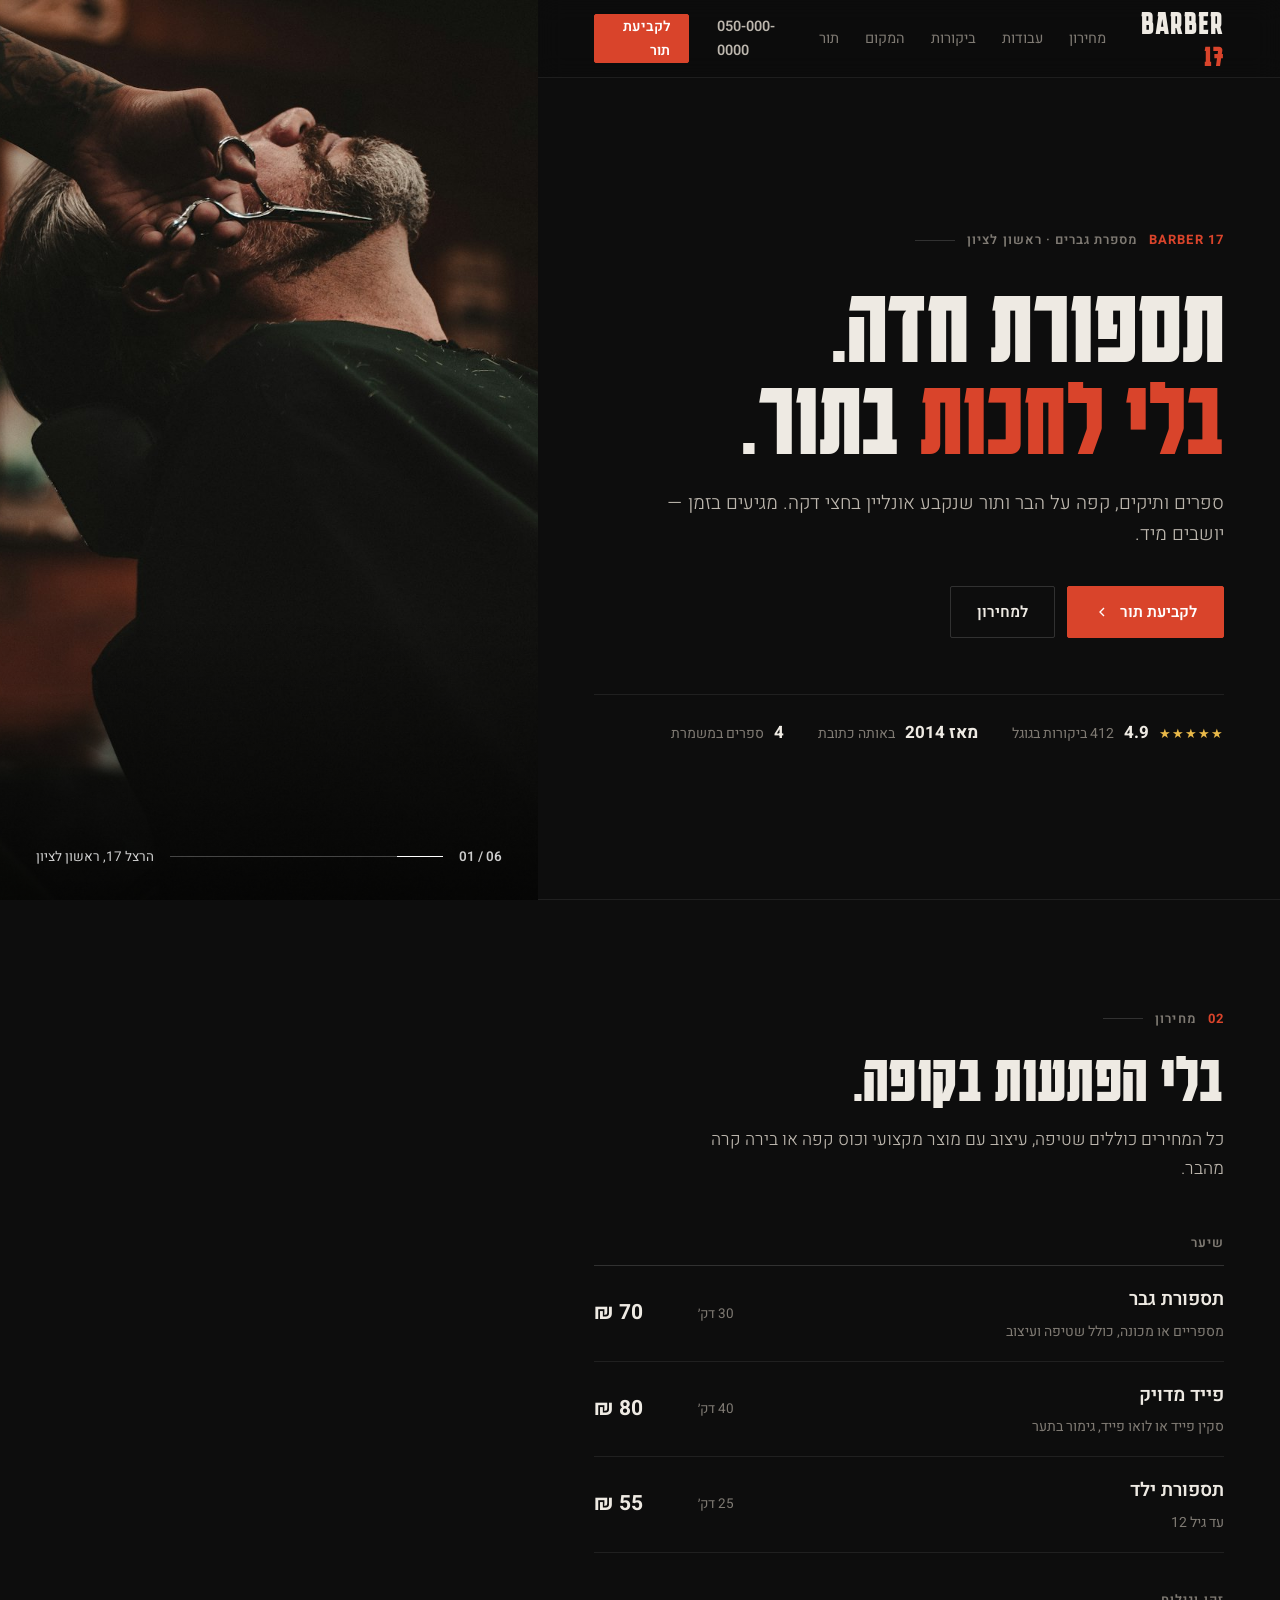
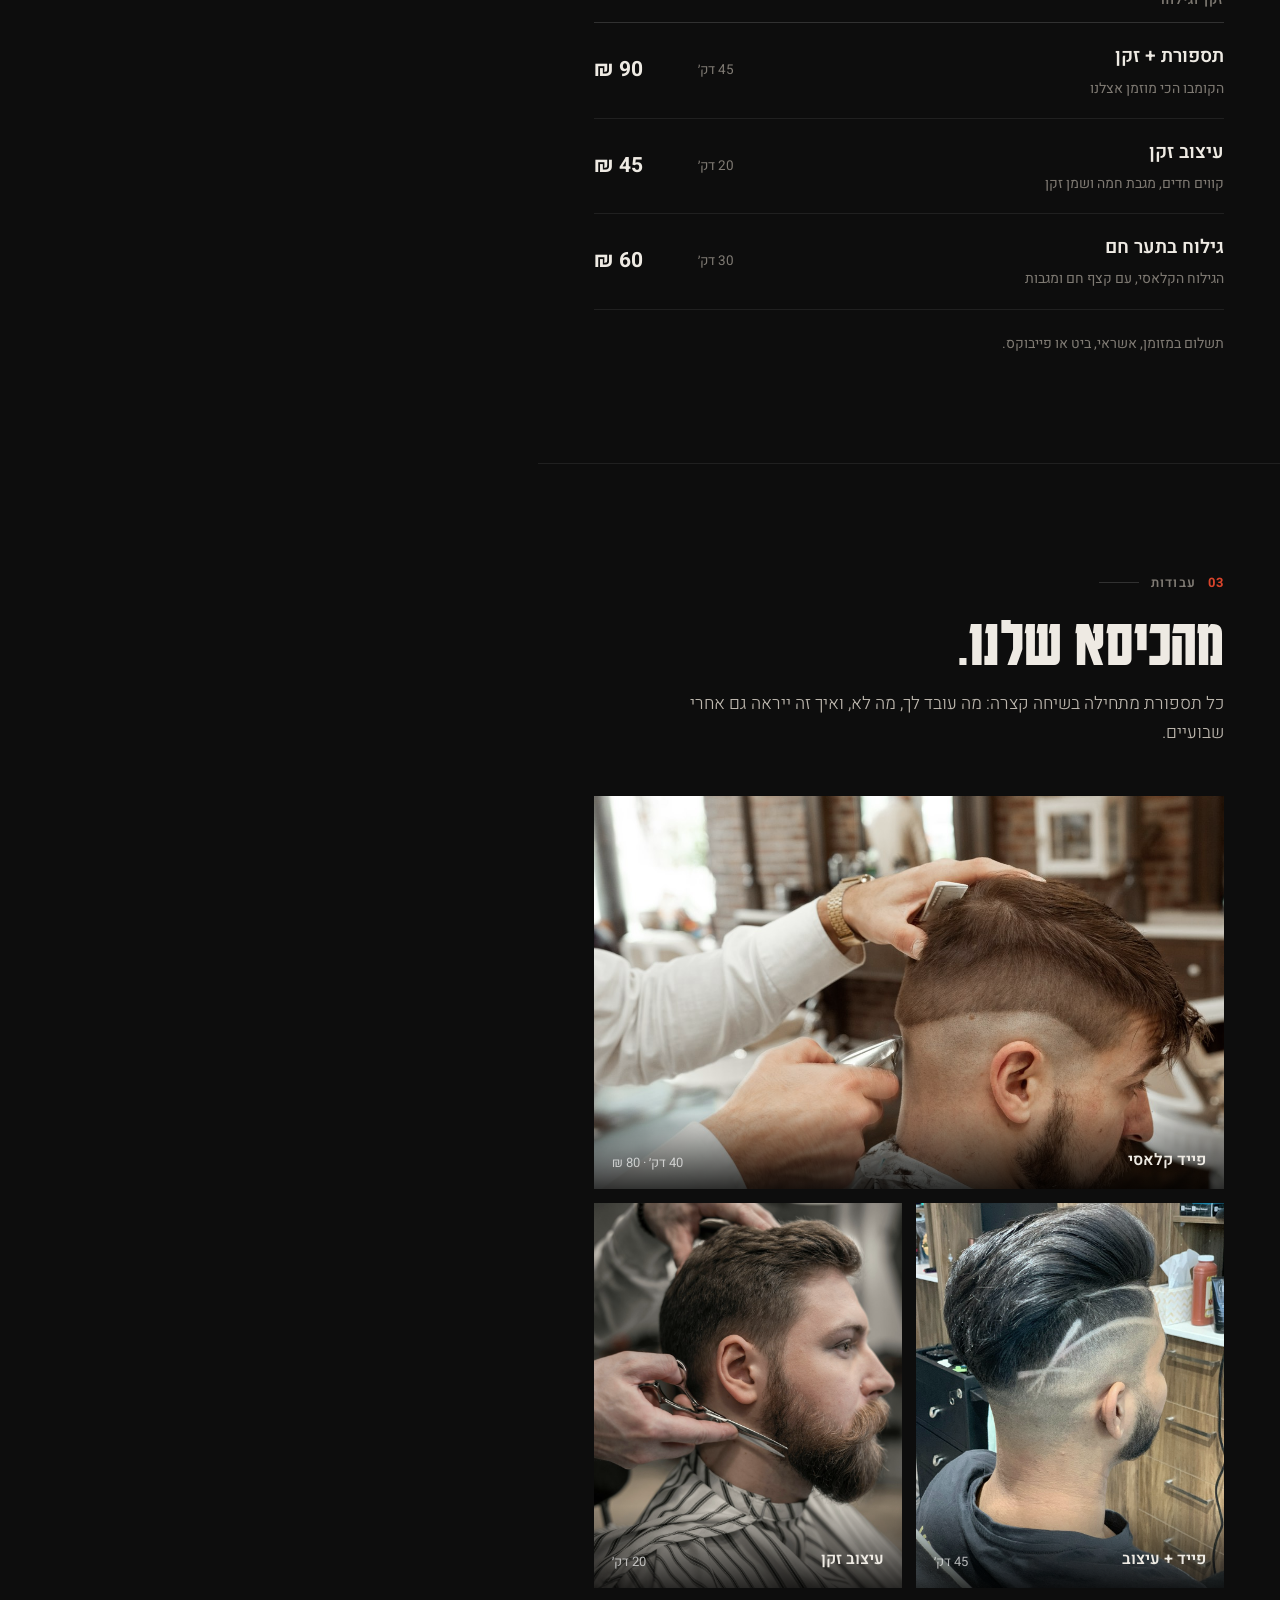
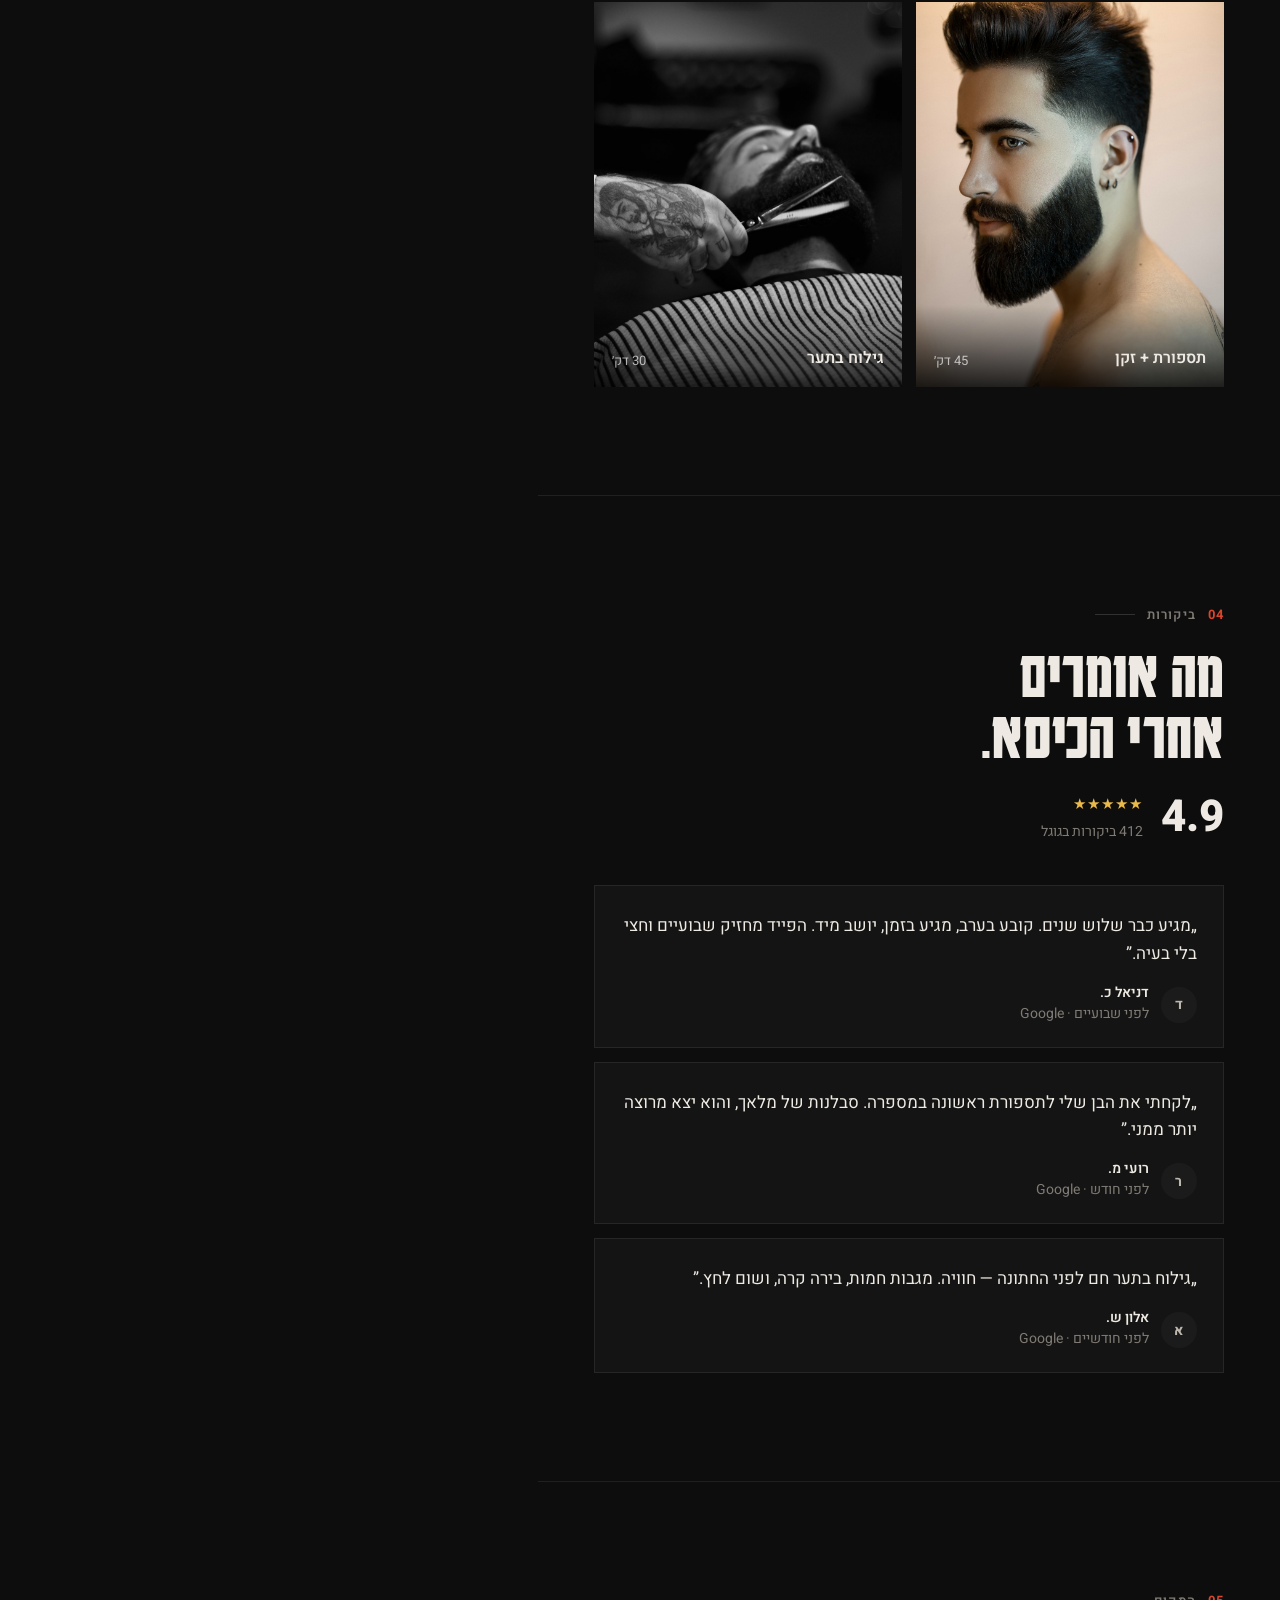
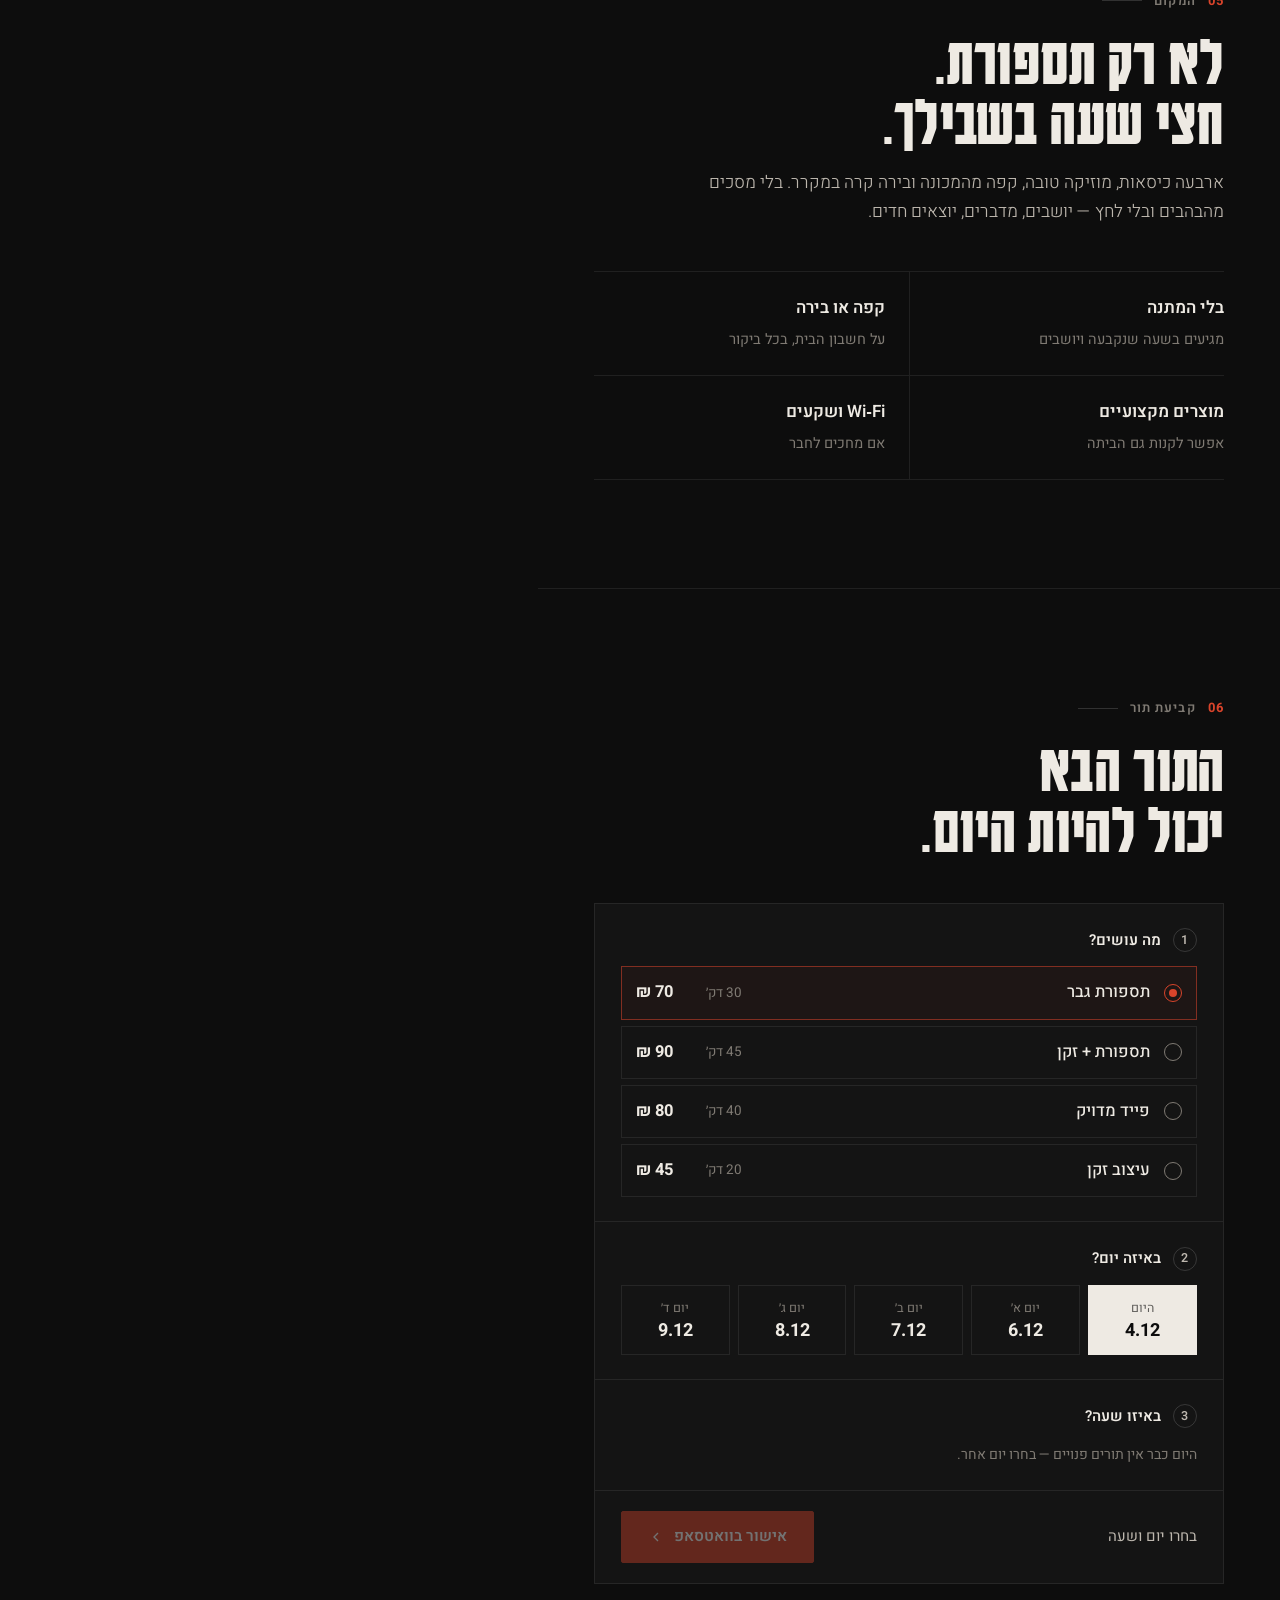
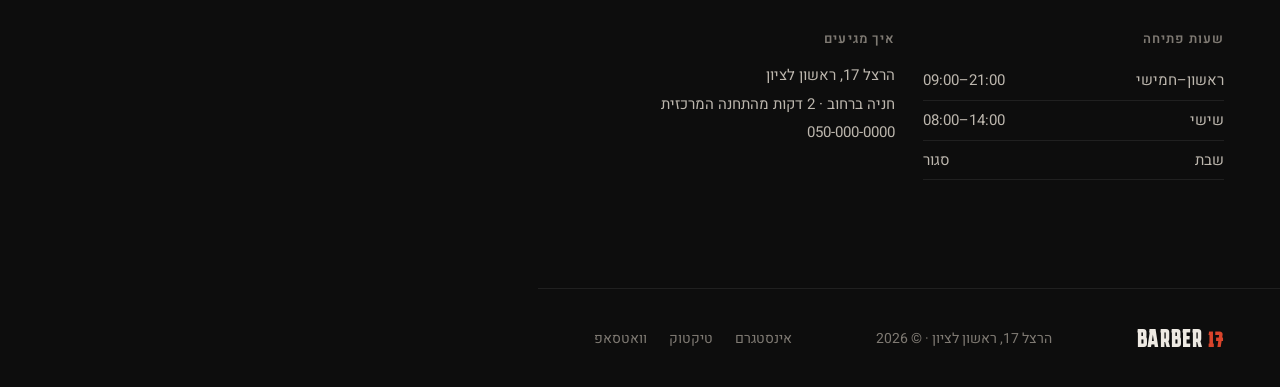
<file: _source/concepts/barber.html>
<!doctype html>
<html lang="he" dir="rtl">
<head>
<meta charset="utf-8">
<meta name="viewport" content="width=device-width, initial-scale=1">
<title>BARBER 17 — מספרת גברים, ראשון לציון | קונספט</title>
<link rel="preconnect" href="https://fonts.googleapis.com">
<link rel="preconnect" href="https://fonts.gstatic.com" crossorigin>
<link rel="stylesheet" href="https://fonts.googleapis.com/css2?family=Karantina:wght@700&family=Heebo:wght@300;400;500;600;700;800&display=swap">
<style>
:root{--bg:#0D0D0D;--bg2:#141414;--bg3:#1B1B1B;--fg:#EEEAE3;--fg2:#BDB7AE;--mut:#7F7a73;--line:#ffffff14;--line2:#ffffff26;--red:#D9442B;--k:'Karantina',sans-serif;--stage:42vw;--pad:clamp(24px,4.4vw,72px)}
*{box-sizing:border-box;margin:0;padding:0}
html{scroll-behavior:smooth}
body{background:var(--bg);color:var(--fg);font:400 16.5px/1.65 'Heebo',sans-serif;-webkit-font-smoothing:antialiased;overflow-x:clip}
img{display:block;max-width:100%}
a{color:inherit;text-decoration:none}
button{font:inherit;color:inherit;background:none;border:0;cursor:pointer}
.btn{display:inline-flex;align-items:center;justify-content:center;gap:10px;min-height:52px;padding:0 26px;border-radius:2px;font-weight:600;font-size:15.5px;border:1px solid var(--line2);transition:background .2s,color .2s,border-color .2s}
.btn:hover{border-color:var(--fg)}
.btn svg{width:16px;height:16px;fill:none;stroke:currentColor;stroke-width:2}
.btn-red{background:var(--red);border-color:var(--red);color:#fff}.btn-red:hover{background:#c23a23;border-color:#c23a23}
.ey{display:flex;align-items:center;gap:12px;font-weight:600;font-size:13px;letter-spacing:.08em;color:var(--mut)}
.ey b{color:var(--red);font-weight:700}
.ey::after{content:'';flex:0 0 40px;height:1px;background:var(--line2)}
h2{font:700 clamp(54px,5.4vw,84px)/.88 var(--k);letter-spacing:.005em;margin-top:18px}
.lead{font-size:17.5px;font-weight:300;color:var(--fg2);max-width:31em;margin-top:18px}

/* сцена с фото — неподвижная, слева */
.stage{position:fixed;top:0;bottom:0;left:0;width:var(--stage);overflow:hidden;background:#000;z-index:1}
.stage img{position:absolute;inset:0;width:100%;height:100%;object-fit:cover;opacity:0;transform:scale(1.05);transition:opacity .9s,transform 1.8s cubic-bezier(.2,.7,.2,1)}
.stage img.on{opacity:1;transform:scale(1)}
.stage::after{content:'';position:absolute;inset:0;background:linear-gradient(0deg,#000a,#0000 32%)}
.cap{position:absolute;inset:auto 36px 32px 36px;z-index:2;display:flex;align-items:center;gap:16px;font-size:13.5px;color:#ffffffcc}
.cap b{font-weight:600;font-variant-numeric:tabular-nums}
.cap i{flex:1;height:1px;background:#ffffff40;position:relative;overflow:hidden}
.cap i::after{content:'';position:absolute;inset:0;width:var(--p,20%);background:#fff;transition:width .6s}
.cap span{white-space:nowrap}

/* колонка с контентом */
main,.bar,footer.ft{margin-inline-end:var(--stage)}
.bar{position:sticky;top:0;z-index:5;display:flex;align-items:center;gap:28px;height:78px;padding:0 var(--pad);background:#0d0d0deb;backdrop-filter:blur(12px);border-bottom:1px solid var(--line)}
.logo{font:700 32px/1 var(--k);letter-spacing:.03em}
.logo i{color:var(--red);font-style:normal}
.bar nav{display:flex;gap:26px;font-size:14.5px;color:var(--mut)}
.bar nav a{transition:color .2s}.bar nav a.on,.bar nav a:hover{color:var(--fg)}
.bar .tel{margin-inline-start:auto;font-weight:600;font-size:14.5px;color:var(--fg2)}
.bar .btn{min-height:42px;padding:0 18px;font-size:14px}
.sc{padding:clamp(88px,12vh,140px) var(--pad);border-bottom:1px solid var(--line)}
.mimg{display:none}

/* 01 hero */
#hero{min-height:calc(100vh - 78px);display:flex;flex-direction:column;justify-content:center;padding-top:60px;padding-bottom:60px}
#hero h1{font:700 clamp(84px,8.6vw,146px)/.84 var(--k);margin-top:26px}
#hero h1 em{font-style:normal;color:var(--red)}
#hero .lead{font-size:19px;margin-top:26px}
#hero .cta{display:flex;gap:12px;margin-top:36px;flex-wrap:wrap}
.trust{display:flex;flex-wrap:wrap;gap:12px 34px;margin-top:56px;padding-top:24px;border-top:1px solid var(--line);font-size:14px;color:var(--mut)}
.trust div{display:flex;align-items:center;gap:10px}
.trust b{font-weight:700;font-size:17px;color:var(--fg)}
.stars{color:#E9B949;letter-spacing:1px;font-size:13px}

/* 02 прайс */
.pgrp{margin-top:48px}
.pgrp h3{font-weight:600;font-size:13px;letter-spacing:.08em;color:var(--mut);padding-bottom:12px;border-bottom:1px solid var(--line2)}
.pgrp+.pgrp{margin-top:36px}
.pr{display:grid;grid-template-columns:1fr auto auto;align-items:center;gap:4px 28px;padding:18px 0;border-bottom:1px solid var(--line);cursor:default}
.pr h4{font-weight:600;font-size:19px;transition:color .2s}
.pr p{grid-column:1;font-size:14px;color:var(--mut)}
.pr .t{grid-row:1/3;grid-column:2;font-size:13.5px;color:var(--mut);white-space:nowrap}
.pr b{grid-row:1/3;grid-column:3;font-weight:700;font-size:21px;min-width:3.6em;text-align:left}
.pr:hover h4{color:var(--red)}
.pnote{font-size:14px;color:var(--mut);margin-top:22px}

/* 03 работы — галерея */
.gal{display:grid;grid-template-columns:1fr 1fr;gap:14px;margin-top:48px}
.gal figure{position:relative;overflow:hidden;background:var(--bg2);cursor:pointer}
.gal figure:first-child{grid-column:1/-1}
.gal img{width:100%;aspect-ratio:4/5;object-fit:cover;transition:transform .8s cubic-bezier(.2,.7,.2,1),filter .4s;filter:grayscale(.25)}
.gal figure:first-child img{aspect-ratio:16/10}
.gal figure:hover img{transform:scale(1.04);filter:none}
.gal figcaption{position:absolute;inset:auto 0 0 0;padding:40px 18px 16px;background:linear-gradient(0deg,#000c,#0000);display:flex;justify-content:space-between;align-items:flex-end;gap:12px}
.gal figcaption b{font-weight:600;font-size:16px}
.gal figcaption span{font-size:13px;color:#ffffffaa}

/* 04 отзывы */
.revs{display:grid;gap:14px;margin-top:40px}
.rev{background:var(--bg2);border:1px solid var(--line);padding:26px 26px 22px}
.rev p{font-size:17px;line-height:1.6;color:var(--fg)}
.who{display:flex;align-items:center;gap:12px;margin-top:18px;font-size:14px;color:var(--mut)}
.who i{width:36px;height:36px;border-radius:50%;background:var(--bg3);display:grid;place-items:center;font-style:normal;font-weight:700;color:var(--fg2)}
.who b{color:var(--fg);font-weight:600;display:block;line-height:1.2}
.rsum{display:flex;align-items:center;gap:18px;margin-top:26px}
.rsum strong{font-weight:800;font-size:44px;line-height:1}
.rsum span{font-size:14px;color:var(--mut)}.rsum .stars{color:#E9B949;font-size:15px}

/* 05 место */
.space4{display:grid;grid-template-columns:1fr 1fr;margin-top:44px;border-top:1px solid var(--line)}
.space4 div{padding:22px 0;border-bottom:1px solid var(--line)}
.space4 div:nth-child(odd){padding-inline-end:24px;border-inline-end:1px solid var(--line)}
.space4 div:nth-child(even){padding-inline-start:24px}
.space4 b{display:block;font-weight:600;font-size:17px;margin-bottom:4px}
.space4 span{font-size:14.5px;color:var(--mut)}

/* 06 запись */
.book{margin-top:44px;background:var(--bg2);border:1px solid var(--line)}
.step{padding:24px 26px;border-bottom:1px solid var(--line)}
.step h4{display:flex;align-items:center;gap:12px;font-weight:600;font-size:15px;margin-bottom:14px}
.step h4 i{width:24px;height:24px;border-radius:50%;border:1px solid var(--line2);display:grid;place-items:center;font-style:normal;font-size:12.5px;color:var(--fg2)}
.svc{display:grid;gap:6px}
.svc label{display:flex;align-items:center;gap:14px;padding:12px 14px;border:1px solid var(--line);cursor:pointer;transition:border-color .2s,background .2s}
.svc label:hover{border-color:var(--line2)}
.svc input{appearance:none;width:18px;height:18px;border-radius:50%;border:1.5px solid var(--mut);flex:none;display:grid;place-items:center;margin:0}
.svc input:checked{border-color:var(--red)}
.svc input:checked::after{content:'';width:8px;height:8px;border-radius:50%;background:var(--red)}
.svc label:has(input:checked){border-color:#d9442b88;background:#d9442b0d}
.svc label span{flex:1;font-weight:500}
.svc label small{color:var(--mut);font-size:13.5px}
.svc label b{font-weight:700;min-width:3.4em;text-align:left}
.days{display:grid;grid-template-columns:repeat(5,1fr);gap:8px}
.days button{padding:12px 6px;border:1px solid var(--line);text-align:center;transition:border-color .2s,background .2s}
.days button small{display:block;font-size:12.5px;color:var(--mut)}
.days button b{display:block;font-weight:700;font-size:18px;line-height:1.3}
.days button:hover{border-color:var(--line2)}
.days button.on{background:var(--fg);color:var(--bg);border-color:var(--fg)}.days button.on small{color:#0009}
.slots{display:grid;grid-template-columns:repeat(6,1fr);gap:8px}
.slots button{min-height:42px;border:1px solid var(--line);font-weight:500;font-size:14.5px;font-variant-numeric:tabular-nums;transition:border-color .2s,background .2s}
.slots button:hover{border-color:var(--line2)}
.slots button.on{background:var(--fg);color:var(--bg);border-color:var(--fg)}
.slots .none{grid-column:1/-1;font-size:14px;color:var(--mut)}
.sum{display:flex;align-items:center;justify-content:space-between;gap:16px;flex-wrap:wrap;padding:20px 26px}
.sum p{font-size:15px;color:var(--fg2)}.sum p b{color:var(--fg);font-weight:600}
.info{display:grid;grid-template-columns:1fr 1fr;gap:28px;margin-top:44px;font-size:15px}
.info h4{font-weight:600;font-size:13px;letter-spacing:.08em;color:var(--mut);margin-bottom:12px}
.info .r{display:flex;justify-content:space-between;gap:12px;padding:7px 0;border-bottom:1px solid var(--line);color:var(--fg2)}
.info p{color:var(--fg2);line-height:1.9}
footer.ft{padding:36px var(--pad);display:flex;justify-content:space-between;align-items:center;gap:16px;flex-wrap:wrap;font-size:14px;color:var(--mut)}
footer.ft .logo{font-size:26px;color:var(--fg)}
footer.ft nav{display:flex;gap:22px}

.rv{opacity:0;transform:translateY(20px);transition:opacity .8s,transform .8s cubic-bezier(.2,.7,.2,1)}.rv.in{opacity:1;transform:none}

@media (max-width:1180px){.bar nav{display:none}}
@media (max-width:900px){
  :root{--pad:18px}
  .stage{display:none}
  main,.bar,footer.ft{margin:0}
  .bar{height:64px}.bar .tel{display:none}.bar .btn{margin-inline-start:auto}
  .sc{padding:72px var(--pad)}
  #hero{min-height:auto;padding-top:0}
  .mimg{display:block;max-width:none;width:calc(100% + 36px);margin:0 -18px 34px;aspect-ratio:4/3;object-fit:cover}
  #hero .mimg{aspect-ratio:4/5;margin-bottom:-140px;-webkit-mask:linear-gradient(#000 50%,#0000);mask:linear-gradient(#000 50%,#0000)}
  #hero .ey,#hero h1{position:relative}
  .gal{gap:8px}.gal figcaption{padding:30px 12px 10px}.gal figcaption span{display:none}.gal figcaption b{font-size:14.5px}
  .pr{grid-template-columns:1fr auto;gap:2px 16px}.pr .t{display:none}.pr b{grid-column:2}
  .space4{grid-template-columns:1fr}.space4 div{padding:18px 0!important;border-inline-end:0!important}
  .days{grid-template-columns:repeat(5,minmax(0,1fr));gap:6px}.days button b{font-size:16px}
  .slots{grid-template-columns:repeat(4,1fr)}
  .step,.sum{padding:20px 16px}
  .info{grid-template-columns:1fr}
}
</style>
</head>
<body>

<aside class="stage" aria-hidden="true">
  <img src="barber-img/hero.jpg" data-k="hero" class="on" alt="">
  <img src="barber-img/portrait.jpg" data-k="portrait" alt="">
  <img src="barber-img/fade.jpg" data-k="fade" alt="">
  <img src="barber-img/design.jpg" data-k="design" alt="">
  <img src="barber-img/beard.jpg" data-k="beard" alt="">
  <img src="barber-img/shave.jpg" data-k="shave" alt="">
  <img src="barber-img/interior.jpg" data-k="space" alt="">
  <img src="barber-img/tools.jpg" data-k="tools" alt="">
  <div class="cap"><b id="capN" dir="ltr">01 / 06</b><i id="capP"></i><span id="capT">הרצל 17, ראשון לציון</span></div>
</aside>

<header class="bar">
  <a class="logo" href="#hero">BARBER <i>17</i></a>
  <nav><a href="#prices">מחירון</a><a href="#work">עבודות</a><a href="#reviews">ביקורות</a><a href="#space">המקום</a><a href="#book">תור</a></nav>
  <a class="tel" href="tel:0500000000" dir="ltr">050-000-0000</a>
  <a class="btn btn-red" href="#book">לקביעת תור</a>
</header>

<main>
  <section class="sc" id="hero" data-k="hero" data-t="הרצל 17, ראשון לציון">
    <img class="mimg" src="barber-img/hero.jpg" alt="ספר בעבודה">
    <div class="ey"><b>BARBER 17</b> מספרת גברים · ראשון לציון</div>
    <h1>תספורת חדה.<br><em>בלי לחכות</em> בתור.</h1>
    <p class="lead">ספרים ותיקים, קפה על הבר ותור שנקבע אונליין בחצי דקה. מגיעים בזמן — יושבים מיד.</p>
    <div class="cta"><a class="btn btn-red" href="#book">לקביעת תור<svg viewBox="0 0 24 24"><path d="M15 6l-6 6 6 6"/></svg></a><a class="btn" href="#prices">למחירון</a></div>
    <div class="trust">
      <div><span class="stars">★★★★★</span><b>4.9</b>412 ביקורות בגוגל</div>
      <div><b>מאז 2014</b>באותה כתובת</div>
      <div><b>4</b>ספרים במשמרת</div>
    </div>
  </section>

  <section class="sc" id="prices" data-k="portrait" data-t="כל המחירים כוללים שטיפה ועיצוב">
    <img class="mimg" src="barber-img/tools.jpg" alt="כלי עבודה של ספר" loading="lazy" style="aspect-ratio:16/9">
    <div class="ey rv"><b>02</b> מחירון</div>
    <h2 class="rv">בלי הפתעות בקופה.</h2>
    <p class="lead rv">כל המחירים כוללים שטיפה, עיצוב עם מוצר מקצועי וכוס קפה או בירה קרה מהבר.</p>
    <div class="pgrp rv">
      <h3>שיער</h3>
      <div class="pr" data-k="portrait"><h4>תספורת גבר</h4><p>מספריים או מכונה, כולל שטיפה ועיצוב</p><span class="t">30 דק׳</span><b>70 ₪</b></div>
      <div class="pr" data-k="fade"><h4>פייד מדויק</h4><p>סקין פייד או לואו פייד, גימור בתער</p><span class="t">40 דק׳</span><b>80 ₪</b></div>
      <div class="pr" data-k="design"><h4>תספורת ילד</h4><p>עד גיל 12</p><span class="t">25 דק׳</span><b>55 ₪</b></div>
    </div>
    <div class="pgrp rv">
      <h3>זקן וגילוח</h3>
      <div class="pr" data-k="beard"><h4>תספורת + זקן</h4><p>הקומבו הכי מוזמן אצלנו</p><span class="t">45 דק׳</span><b>90 ₪</b></div>
      <div class="pr" data-k="beard"><h4>עיצוב זקן</h4><p>קווים חדים, מגבת חמה ושמן זקן</p><span class="t">20 דק׳</span><b>45 ₪</b></div>
      <div class="pr" data-k="shave"><h4>גילוח בתער חם</h4><p>הגילוח הקלאסי, עם קצף חם ומגבות</p><span class="t">30 דק׳</span><b>60 ₪</b></div>
    </div>
    <p class="pnote rv">תשלום במזומן, אשראי, ביט או פייבוקס.</p>
  </section>

  <section class="sc" id="work" data-k="fade" data-t="פייד קלאסי · 40 דק׳">
    <div class="ey rv"><b>03</b> עבודות</div>
    <h2 class="rv">מהכיסא שלנו.</h2>
    <p class="lead rv">כל תספורת מתחילה בשיחה קצרה: מה עובד לך, מה לא, ואיך זה ייראה גם אחרי שבועיים.</p>
    <div class="gal rv">
      <figure data-k="fade" data-t="פייד קלאסי · 40 דק׳"><img src="barber-img/fade.jpg" alt="פייד קלאסי" loading="lazy"><figcaption><b>פייד קלאסי</b><span>40 דק׳ · 80 ₪</span></figcaption></figure>
      <figure data-k="design" data-t="פייד + עיצוב · 45 דק׳"><img src="barber-img/design.jpg" alt="פייד עם עיצוב" loading="lazy"><figcaption><b>פייד + עיצוב</b><span>45 דק׳</span></figcaption></figure>
      <figure data-k="beard" data-t="עיצוב זקן · 20 דק׳"><img src="barber-img/beard.jpg" alt="עיצוב זקן" loading="lazy"><figcaption><b>עיצוב זקן</b><span>20 דק׳</span></figcaption></figure>
      <figure data-k="portrait" data-t="תספורת + זקן · 45 דק׳"><img src="barber-img/portrait.jpg" alt="תספורת וזקן" loading="lazy"><figcaption><b>תספורת + זקן</b><span>45 דק׳</span></figcaption></figure>
      <figure data-k="shave" data-t="גילוח בתער חם · 30 דק׳"><img src="barber-img/shave.jpg" alt="גילוח בתער" loading="lazy"><figcaption><b>גילוח בתער</b><span>30 דק׳</span></figcaption></figure>
    </div>
  </section>

  <section class="sc" id="reviews" data-k="beard" data-t="4.9 בגוגל · 412 ביקורות">
    <div class="ey rv"><b>04</b> ביקורות</div>
    <h2 class="rv">מה אומרים<br>אחרי הכיסא.</h2>
    <div class="rsum rv"><strong>4.9</strong><div><span class="stars">★★★★★</span><br><span>412 ביקורות בגוגל</span></div></div>
    <div class="revs">
      <div class="rev rv"><p>„מגיע כבר שלוש שנים. קובע בערב, מגיע בזמן, יושב מיד. הפייד מחזיק שבועיים וחצי בלי בעיה.”</p><div class="who"><i>ד</i><div><b>דניאל כ.</b>לפני שבועיים · Google</div></div></div>
      <div class="rev rv"><p>„לקחתי את הבן שלי לתספורת ראשונה במספרה. סבלנות של מלאך, והוא יצא מרוצה יותר ממני.”</p><div class="who"><i>ר</i><div><b>רועי מ.</b>לפני חודש · Google</div></div></div>
      <div class="rev rv"><p>„גילוח בתער חם לפני החתונה — חוויה. מגבות חמות, בירה קרה, ושום לחץ.”</p><div class="who"><i>א</i><div><b>אלון ש.</b>לפני חודשיים · Google</div></div></div>
    </div>
  </section>

  <section class="sc" id="space" data-k="space" data-t="ארבעה כיסאות, בר קפה ובירה קרה">
    <img class="mimg" src="barber-img/interior.jpg" alt="המספרה מבפנים" loading="lazy">
    <div class="ey rv"><b>05</b> המקום</div>
    <h2 class="rv">לא רק תספורת.<br>חצי שעה בשבילך.</h2>
    <p class="lead rv">ארבעה כיסאות, מוזיקה טובה, קפה מהמכונה ובירה קרה במקרר. בלי מסכים מהבהבים ובלי לחץ — יושבים, מדברים, יוצאים חדים.</p>
    <div class="space4 rv">
      <div><b>בלי המתנה</b><span>מגיעים בשעה שנקבעה ויושבים</span></div>
      <div><b>קפה או בירה</b><span>על חשבון הבית, בכל ביקור</span></div>
      <div><b>מוצרים מקצועיים</b><span>אפשר לקנות גם הביתה</span></div>
      <div><b>Wi‑Fi ושקעים</b><span>אם מחכים לחבר</span></div>
    </div>
  </section>

  <section class="sc" id="book" data-k="tools" data-t="תזכורת בוואטסאפ שעה לפני התור">
    <div class="ey rv"><b>06</b> קביעת תור</div>
    <h2 class="rv">התור הבא<br>יכול להיות היום.</h2>
    <div class="book rv">
      <div class="step"><h4><i>1</i>מה עושים?</h4><div class="svc" id="svc">
        <label><input type="radio" name="s" value="תספורת גבר" data-p="70" checked><span>תספורת גבר</span><small>30 דק׳</small><b>70 ₪</b></label>
        <label><input type="radio" name="s" value="תספורת + זקן" data-p="90"><span>תספורת + זקן</span><small>45 דק׳</small><b>90 ₪</b></label>
        <label><input type="radio" name="s" value="פייד מדויק" data-p="80"><span>פייד מדויק</span><small>40 דק׳</small><b>80 ₪</b></label>
        <label><input type="radio" name="s" value="עיצוב זקן" data-p="45"><span>עיצוב זקן</span><small>20 דק׳</small><b>45 ₪</b></label>
      </div></div>
      <div class="step"><h4><i>2</i>באיזה יום?</h4><div class="days" id="day"></div></div>
      <div class="step"><h4><i>3</i>באיזו שעה?</h4><div class="slots" id="slot"></div></div>
      <div class="sum"><p id="sumT"></p><a class="btn btn-red" id="go" href="#" target="_blank" rel="noopener">אישור בוואטסאפ<svg viewBox="0 0 24 24"><path d="M15 6l-6 6 6 6"/></svg></a></div>
    </div>
    <div class="info rv">
      <div><h4>שעות פתיחה</h4><div class="r"><span>ראשון–חמישי</span><span dir="ltr">09:00–21:00</span></div><div class="r"><span>שישי</span><span dir="ltr">08:00–14:00</span></div><div class="r"><span>שבת</span><span>סגור</span></div></div>
      <div><h4>איך מגיעים</h4><p>הרצל 17, ראשון לציון<br>חניה ברחוב · 2 דקות מהתחנה המרכזית<br><span dir="ltr">050-000-0000</span></p></div>
    </div>
  </section>
</main>

<footer class="ft"><span class="logo">BARBER <i style="color:var(--red);font-style:normal">17</i></span><span>הרצל 17, ראשון לציון · © 2026</span><nav><a href="#">אינסטגרם</a><a href="#">טיקטוק</a><a href="#">וואטסאפ</a></nav></footer>

<script>
const imgs=[...document.querySelectorAll('.stage img')],secs=[...document.querySelectorAll('main .sc')],links=[...document.querySelectorAll('.bar nav a')];
const capN=document.getElementById('capN'),capT=document.getElementById('capT'),capP=document.getElementById('capP');
function show(k,t){imgs.forEach(i=>i.classList.toggle('on',i.dataset.k===k));if(t)capT.textContent=t}
let cur=0;
const so=new IntersectionObserver(es=>es.forEach(e=>{if(!e.isIntersecting)return;cur=secs.indexOf(e.target);
  show(e.target.dataset.k,e.target.dataset.t);
  capN.textContent=String(cur+1).padStart(2,'0')+' / '+String(secs.length).padStart(2,'0');capP.style.setProperty('--p',((cur+1)/secs.length*100)+'%');
  links.forEach(a=>a.classList.toggle('on',a.getAttribute('href')==='#'+e.target.id))}),{rootMargin:'-45% 0px -50% 0px'});
secs.forEach(s=>so.observe(s));
const back=()=>show(secs[cur].dataset.k,secs[cur].dataset.t);
document.querySelectorAll('.pr,.gal figure').forEach(p=>{p.onmouseenter=()=>show(p.dataset.k,p.dataset.t);p.onmouseleave=back});

// запись
const dn=['א׳','ב׳','ג׳','ד׳','ה׳','ו׳','ש׳'],dayEl=document.getElementById('day'),slotEl=document.getElementById('slot');
const st={d:null,t:null},pad=n=>String(n).padStart(2,'0');
const days=[];for(let i=0;days.length<5;i++){const x=new Date();x.setDate(x.getDate()+i);if(x.getDay()!==6)days.push(x)}
days.forEach(x=>{const df=Math.round((new Date(x).setHours(0,0,0,0)-new Date().setHours(0,0,0,0))/864e5);
  const lab=df===0?'היום':df===1?'מחר':'יום '+dn[x.getDay()];
  const b=document.createElement('button');b.type='button';b.innerHTML='<small>'+lab+'</small><b>'+x.getDate()+'.'+(x.getMonth()+1)+'</b>';
  b.onclick=()=>{pick(dayEl,b);st.d=lab;slots(x)};dayEl.append(b)});
function slots(x){slotEl.innerHTML='';const fri=x.getDay()===5,start=fri?8:9,end=fri?14:21,now=new Date(),today=x.toDateString()===now.toDateString();let n=0;
  for(let h=start;h<end&&n<12;h++)for(const m of[0,30]){if(n>=12)break;
    if((today&&(h+m/60)<=now.getHours()+now.getMinutes()/60+.5)||((h*7+m+x.getDate())%4===0))continue;
    const b=document.createElement('button');b.type='button';b.textContent=pad(h)+':'+pad(m);b.onclick=()=>{pick(slotEl,b);st.t=b.textContent;sum()};slotEl.append(b);n++}
  if(n){slotEl.firstChild.click()}else{st.t=null;slotEl.innerHTML='<div class="none">היום כבר אין תורים פנויים — בחרו יום אחר.</div>';sum()}}
function pick(box,b){box.querySelectorAll('button').forEach(x=>x.classList.toggle('on',x===b))}
function sum(){const s=document.querySelector('#svc input:checked'),T=document.getElementById('sumT'),go=document.getElementById('go');
  if(!st.t){T.textContent='בחרו יום ושעה';go.style.opacity=.4;return}go.style.opacity=1;
  T.innerHTML='<b>'+s.value+'</b> · '+st.d+' ב־'+st.t+' · '+s.dataset.p+' ₪';
  go.href='https://wa.me/972500000000?text='+encodeURIComponent('היי, אשמח לקבוע '+s.value+' '+st.d+' ב־'+st.t)}
document.querySelectorAll('#svc input').forEach(i=>i.onchange=sum);
dayEl.firstChild.click();

const io=new IntersectionObserver(es=>es.forEach(e=>{if(e.isIntersecting){e.target.classList.add('in');io.unobserve(e.target)}}),{rootMargin:'0px 0px -8% 0px'});
document.querySelectorAll('.rv').forEach(el=>io.observe(el));
</script>
</body>
</html>
</file>
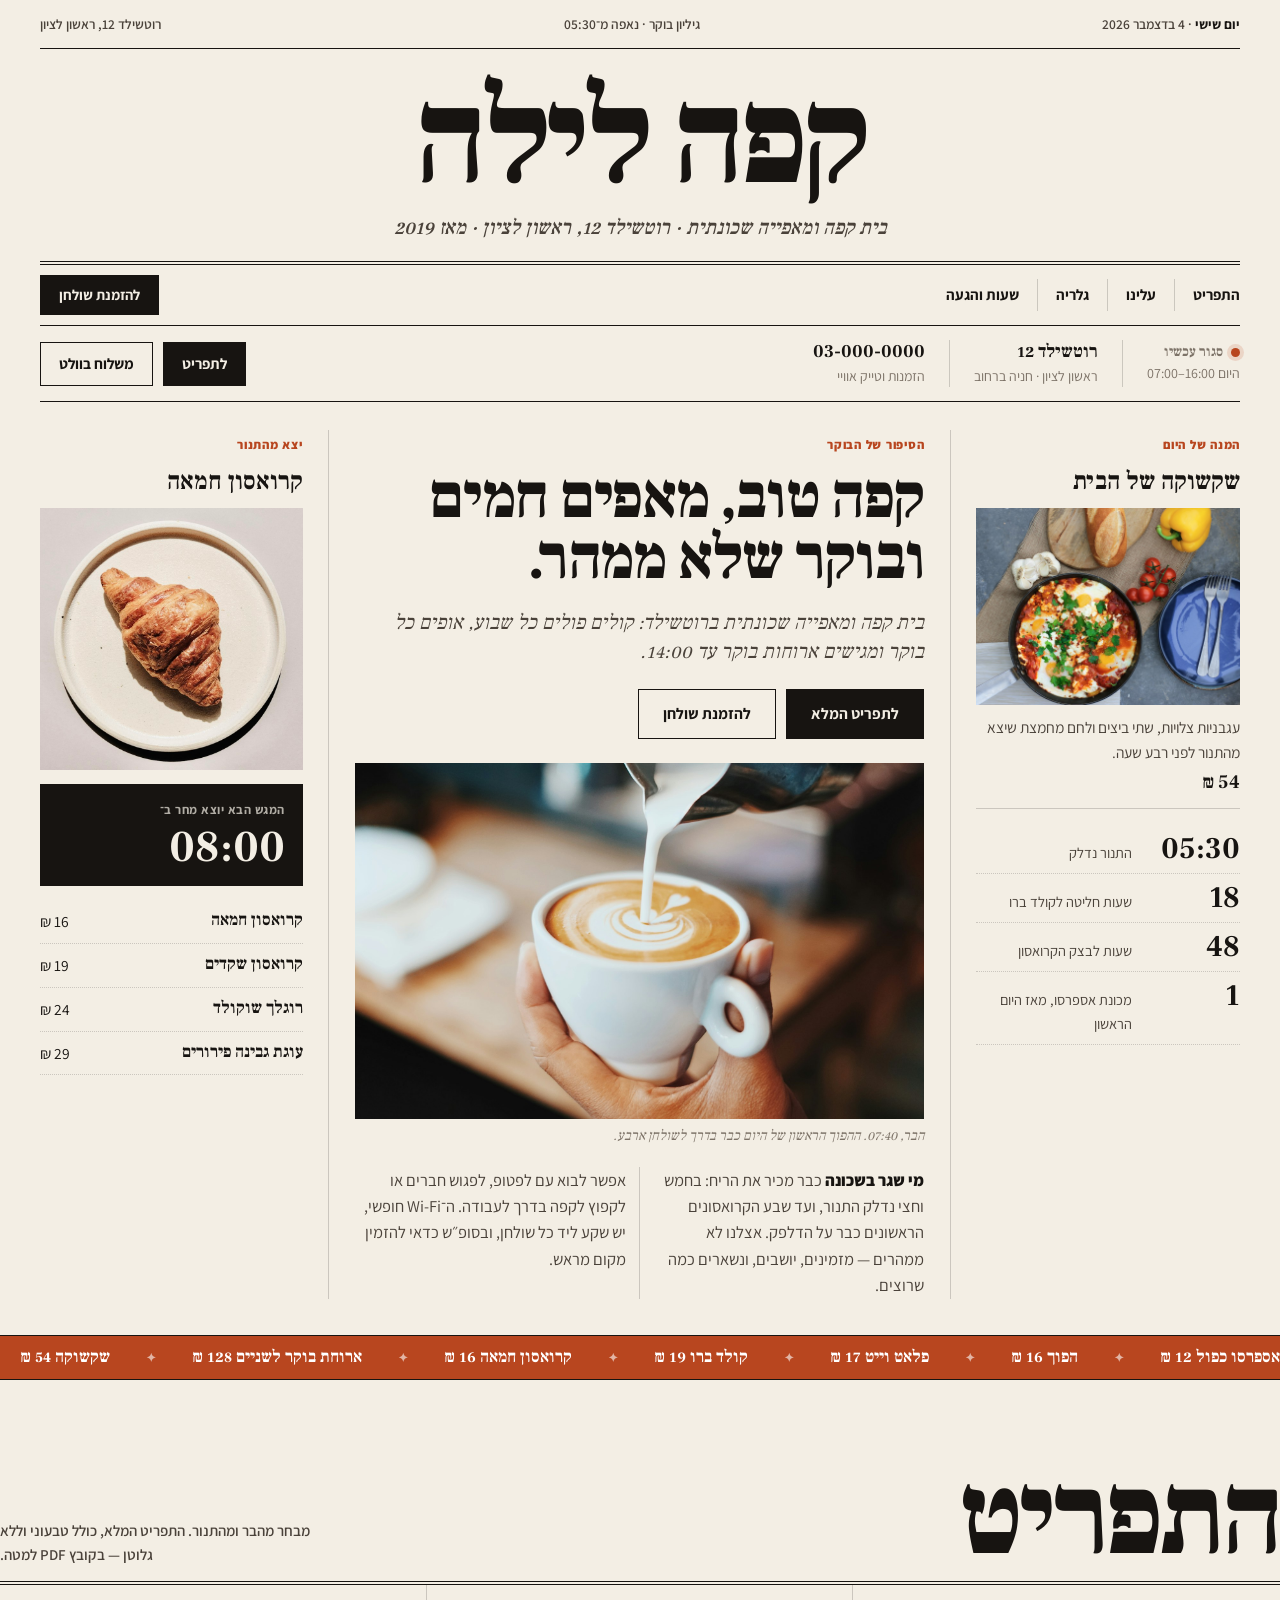
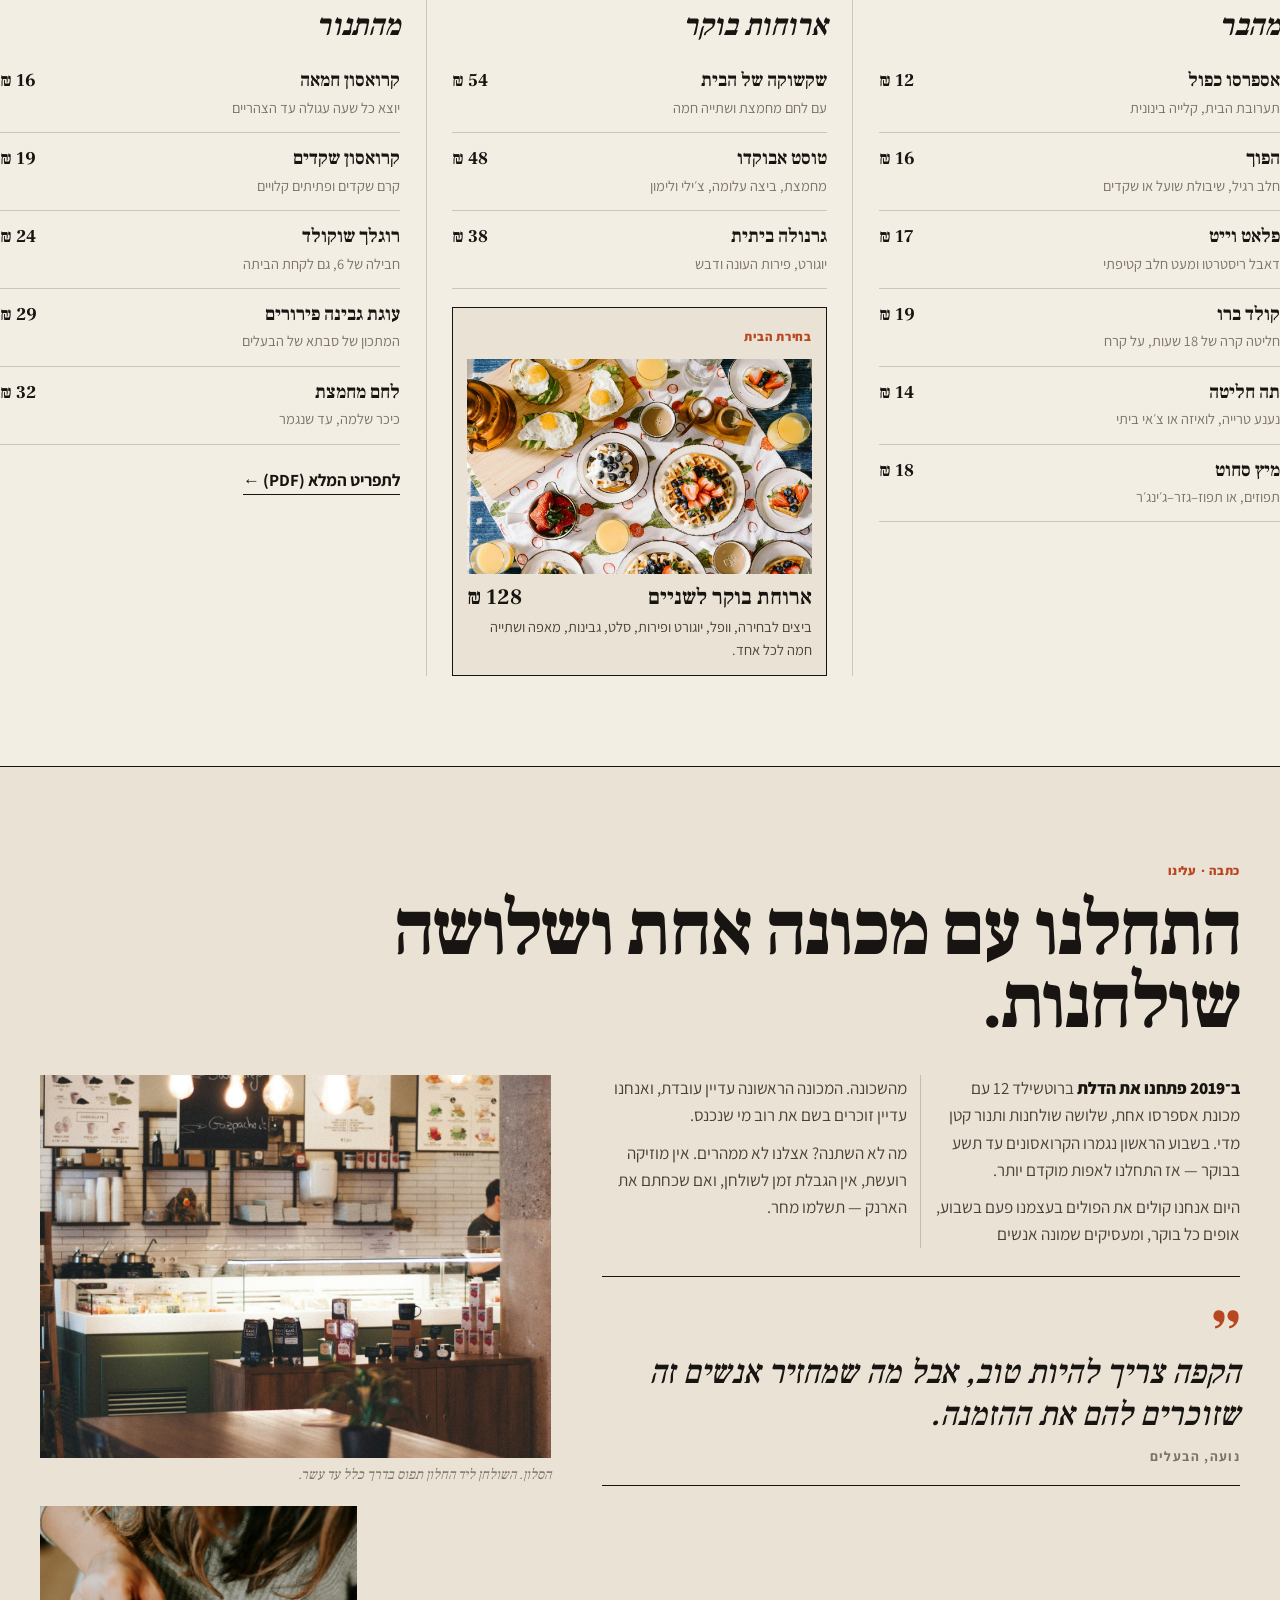
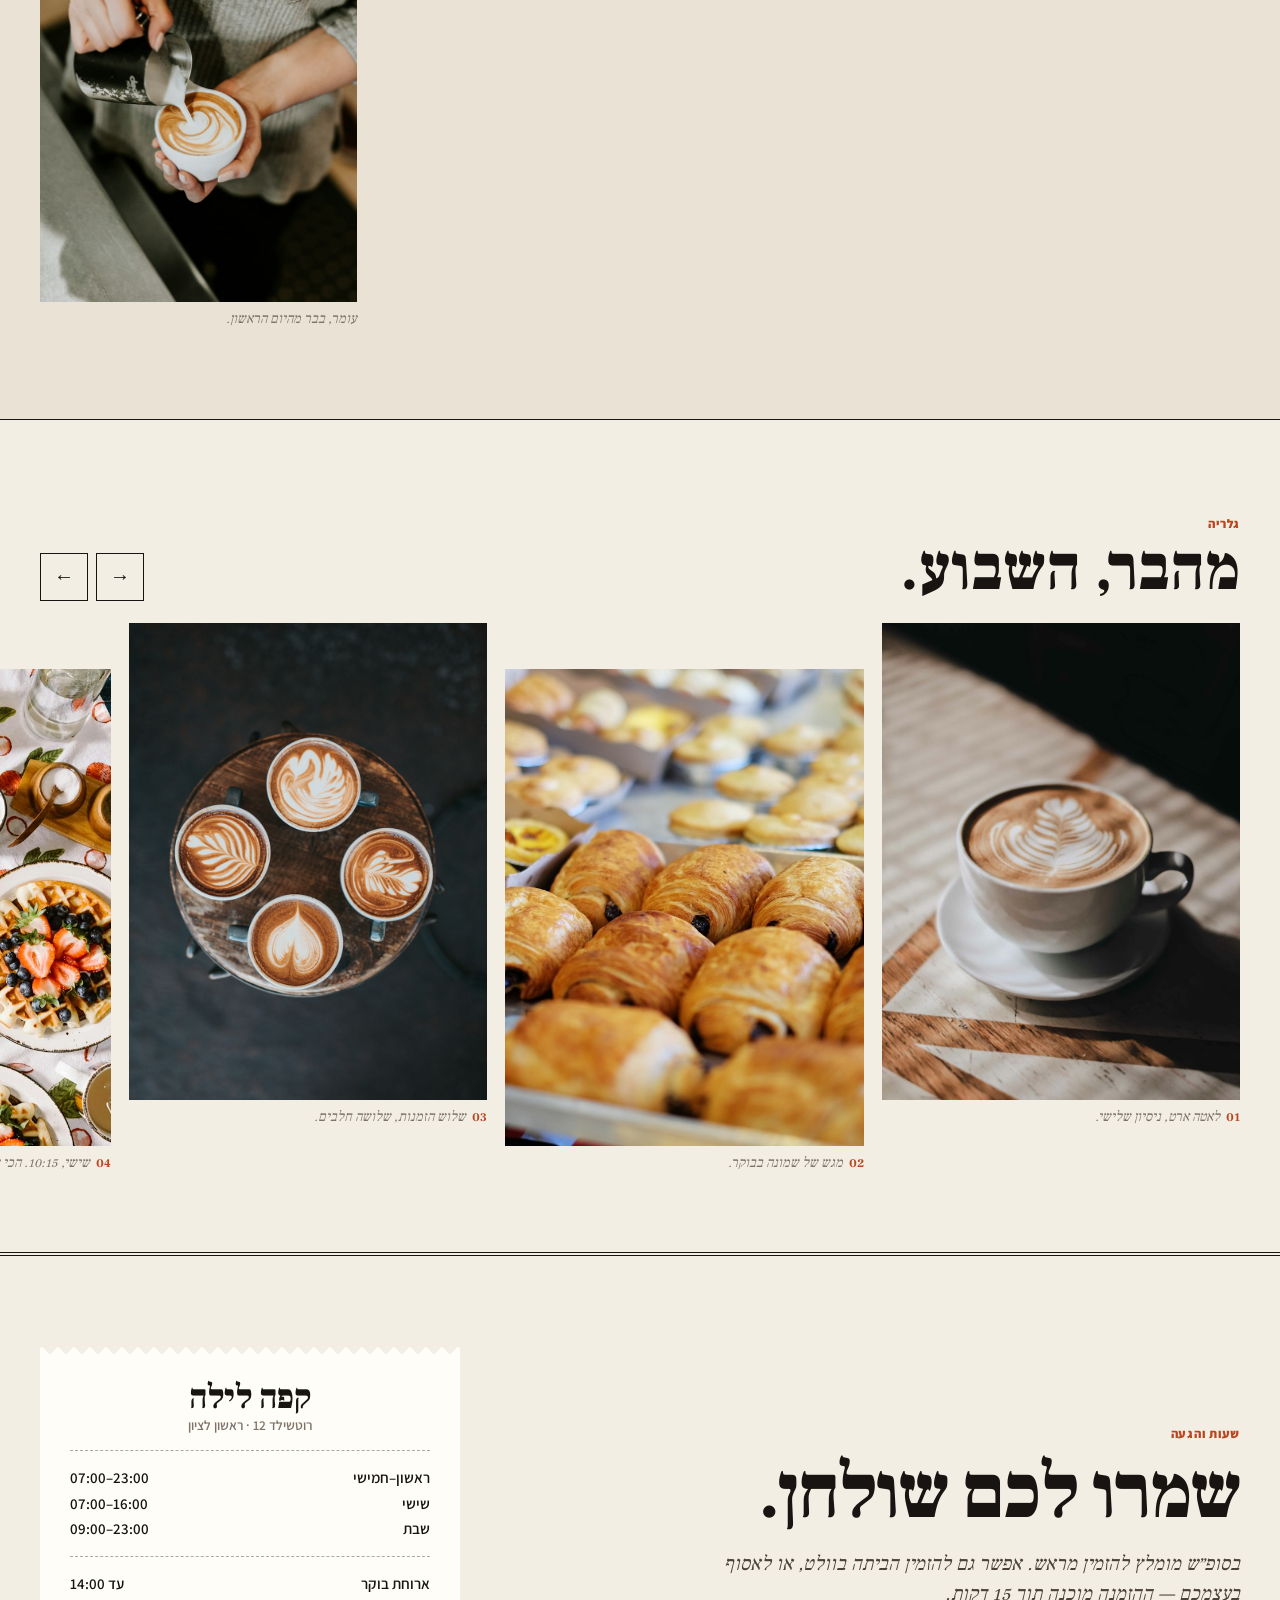
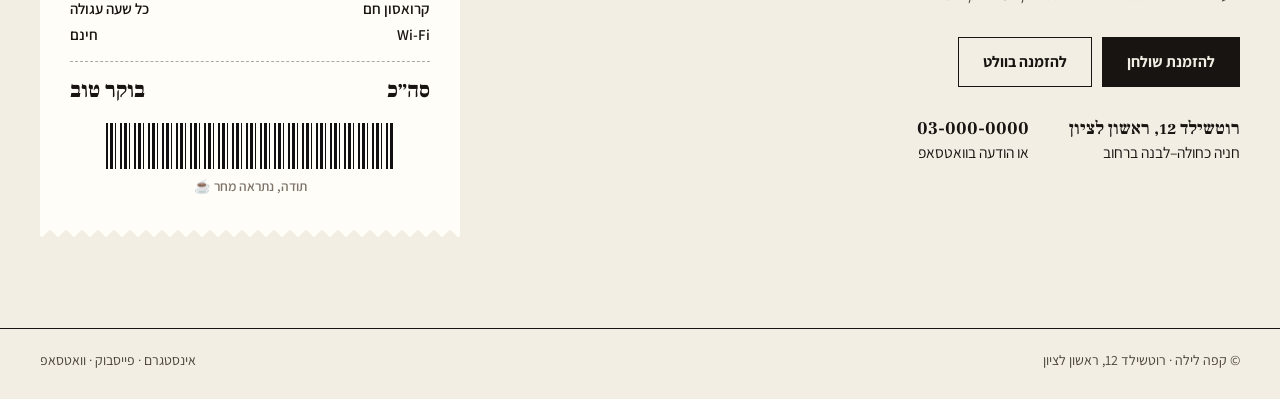
<file: _source/concepts/cafe.html>
<!doctype html>
<html lang="he" dir="rtl">
<head>
<meta charset="utf-8">
<meta name="viewport" content="width=device-width, initial-scale=1">
<title>קפה לילה — עיתון הבוקר של השכונה | קונספט</title>
<link rel="preconnect" href="https://fonts.googleapis.com"><link rel="preconnect" href="https://fonts.gstatic.com" crossorigin>
<link rel="stylesheet" href="https://fonts.googleapis.com/css2?family=Frank+Ruhl+Libre:wght@400;500;700;900&family=Assistant:wght@400;600;700;800&display=swap">
<style>
:root{--paper:#F3EEE4;--paper2:#EAE3D5;--ink:#171411;--ink2:#4A423A;--muted:#7D7368;--rule:#1714112e;--terra:#B8461F;--serif:'Frank Ruhl Libre',serif;--sans:'Assistant',sans-serif}
*{box-sizing:border-box;margin:0;padding:0}
html{scroll-behavior:smooth}
body{background:var(--paper);color:var(--ink);font:400 17px/1.6 var(--sans);-webkit-font-smoothing:antialiased;overflow-x:clip}
img{display:block;max-width:100%}
a{color:inherit;text-decoration:none}
.wrap{max-width:1280px;margin:0 auto;padding:0 clamp(16px,3.5vw,40px)}
.kick{font:800 12.5px/1 var(--sans);letter-spacing:.06em;color:var(--terra)}
.btn{display:inline-flex;align-items:center;justify-content:center;min-height:50px;padding:0 24px;font:700 15.5px/1 var(--sans);border:1.5px solid var(--ink);transition:background .2s,color .2s}
.btn:hover{background:var(--ink);color:var(--paper)}
.btn-ink{background:var(--ink);color:var(--paper)}.btn-ink:hover{background:var(--terra);border-color:var(--terra)}
figcaption{font:italic 400 14px/1.4 var(--serif);color:var(--muted);margin-top:8px}

/* шапка-газета */
.top{display:flex;justify-content:space-between;gap:16px;padding:14px 0 12px;font-weight:600;font-size:13.5px;color:var(--ink2);border-bottom:1px solid var(--ink)}
.top b{color:var(--ink)}
.mast{text-align:center;padding:clamp(18px,3vw,34px) 0 clamp(12px,2vw,20px)}
.mast h1{font:900 clamp(64px,10.5vw,150px)/.85 var(--serif);letter-spacing:-.035em}
.mast p{font:italic 500 clamp(16px,1.6vw,21px)/1.3 var(--serif);color:var(--ink2);margin-top:clamp(10px,1.4vw,18px)}
.navbar{position:sticky;top:0;z-index:20;background:var(--paper);transition:box-shadow .3s}
.navbar.stuck{box-shadow:0 10px 24px -18px #0006}
.navrow{display:flex;align-items:center;gap:20px;border-top:4px double var(--ink);border-bottom:1px solid var(--ink);padding:10px 0}
.navbar.stuck .navrow{border-top-color:transparent}
.navrow .btn{margin-inline-start:auto}
.mini{display:none;font:900 26px/1 var(--serif);letter-spacing:-.02em;padding-inline-end:6px}
.navbar.stuck .mini{display:block}
.quick{display:grid;grid-template-columns:auto auto auto 1fr;align-items:center;gap:0;border-bottom:1px solid var(--ink);padding:14px 0}
.qi{padding:0 24px;border-inline-start:1px solid var(--rule);line-height:1.35}
.qi:first-child{padding-inline-start:0;border:0}
.qi b{display:flex;align-items:center;gap:8px;font:700 18px/1.3 var(--serif)}
.qi span{font-size:14px;color:var(--muted)}
.qi i{width:9px;height:9px;border-radius:50%;background:#2F8F46;box-shadow:0 0 0 4px #2F8F4626}
.qi.closed i{background:var(--terra);box-shadow:0 0 0 4px #B8461F26}
.qa{display:flex;gap:10px;justify-content:flex-end}
.qa .btn{min-height:44px;padding:0 18px;font-size:15px}
.navrow nav{display:flex}
.navrow nav a{font-weight:700;font-size:15px;padding:4px 18px;border-inline-start:1px solid var(--rule)}
.navrow nav a:first-child{border:0;padding-inline-start:0}
.navrow nav a:hover{color:var(--terra)}
.navrow .btn{min-height:40px;padding:0 18px;font-size:14.5px}

/* первая полоса */
.front{display:grid;grid-template-columns:1fr 2.15fr 1fr;padding-block:28px 36px}
.front>*{padding:0 clamp(16px,2vw,28px)}
.front>*+*{border-inline-start:1px solid var(--rule)}
.front>:first-child{padding-inline-start:0}.front>:last-child{padding-inline-end:0}
.side h3{font:700 25px/1.15 var(--serif);margin:10px 0 12px}
.status{display:flex;align-items:center;gap:8px;font-weight:700;font-size:14.5px;padding-bottom:16px;border-bottom:1px solid var(--rule)}
.status i{width:8px;height:8px;border-radius:50%;background:#2F8F46}
.status.closed i{background:var(--terra)}
.today{padding:16px 0;border-bottom:1px solid var(--rule)}
.today img{aspect-ratio:4/3;object-fit:cover;width:100%}
.today p{font-size:15.5px;color:var(--ink2)}
.today .pr{font:700 19px/1 var(--serif);color:var(--ink);margin-top:8px}
.nums{padding-top:16px}
.nums div{display:flex;align-items:baseline;gap:12px;padding:9px 0;border-bottom:1px dotted var(--rule)}
.nums b{font:700 30px/1 var(--serif);min-width:3.2em}
.nums span{font-size:14.5px;color:var(--ink2)}
.lead h2{font:900 clamp(40px,4.9vw,72px)/.98 var(--serif);letter-spacing:-.02em;margin:10px 0 18px}
.lead .deck{font:italic 400 clamp(18px,1.6vw,22px)/1.45 var(--serif);color:var(--ink2);margin-bottom:22px}
.lead figure img{width:100%;aspect-ratio:16/10;object-fit:cover}
.cols{column-count:2;column-gap:28px;column-rule:1px solid var(--rule);margin-top:20px;font-size:16.5px;color:var(--ink2)}
.cols p+p{margin-top:10px}
.li{font-weight:800;color:var(--ink)}
.lead .cta{display:flex;gap:10px;margin:0 0 24px;flex-wrap:wrap}
.oven img{aspect-ratio:1;object-fit:cover;width:100%}
.next{background:var(--ink);color:var(--paper);padding:16px 18px;margin:14px 0}
.next small{display:block;font-weight:700;font-size:12.5px;letter-spacing:.04em;opacity:.7}
.next b{display:block;font:700 44px/1 var(--serif);margin-top:6px}
.plist div{display:flex;justify-content:space-between;gap:10px;padding:9px 0;border-bottom:1px dotted var(--rule);font-size:15.5px}
.plist b{font:700 17px/1.3 var(--serif)}

/* бегущая строка */
.tick{background:var(--terra);color:#fff;overflow:hidden;white-space:nowrap;border-block:1px solid var(--ink)}
.tick div{display:inline-flex;gap:36px;padding:13px 0;animation:tk 40s linear infinite;font:700 17px/1 var(--serif)}
.tick span::after{content:'✦';margin-inline-start:36px;opacity:.6;font-size:12px}
@keyframes tk{to{transform:translateX(50%)}}

/* меню-полоса */
.sec{padding:clamp(56px,7vw,96px) 0}
.pagehd{display:flex;align-items:flex-end;justify-content:space-between;gap:24px;border-bottom:4px double var(--ink);padding-bottom:14px}
.pagehd h2{font:900 clamp(56px,9vw,128px)/.85 var(--serif);letter-spacing:-.03em}
.pagehd p{font-weight:600;font-size:15px;color:var(--ink2);max-width:22em;text-align:left}
.menu{display:grid;grid-template-columns:repeat(3,1fr)}
.menu>div{padding:26px clamp(16px,2vw,30px) 0}
.menu>div+div{border-inline-start:1px solid var(--rule)}
.menu>div:first-child{padding-inline-start:0}.menu>div:last-child{padding-inline-end:0}
.menu h3{font:italic 700 30px/1 var(--serif);margin-bottom:14px}
.it{padding:13px 0;border-bottom:1px solid var(--rule)}
.it>div{display:flex;justify-content:space-between;gap:12px;align-items:baseline}
.it b{font:700 19px/1.3 var(--serif)}
.it em{font:700 18px/1 var(--serif);font-style:normal;white-space:nowrap}
.it p{font-size:14.5px;color:var(--muted);margin-top:3px}
.pick{border:1.5px solid var(--ink);padding:14px;margin-top:18px;background:var(--paper2)}
.pick img{aspect-ratio:16/10;object-fit:cover;width:100%;margin:10px 0}
.pick b{font:700 22px/1.2 var(--serif)}
.pick p{font-size:14.5px;color:var(--ink2);margin-top:4px}
.menu .more{display:inline-block;margin-top:22px;font-weight:700;border-bottom:1.5px solid}

/* статья о нас */
.feat{background:var(--paper2);border-block:1px solid var(--ink)}
.feat h2{font:900 clamp(42px,6vw,86px)/.95 var(--serif);letter-spacing:-.025em;max-width:13em;margin:12px 0 34px}
.fgrid{display:grid;grid-template-columns:1.25fr 1fr;gap:clamp(28px,4vw,56px);align-items:start}
.fgrid .cols{margin-top:0;font-size:17px}
.quote{font:italic 500 clamp(26px,2.6vw,36px)/1.25 var(--serif);border-block:1px solid var(--ink);padding:22px 0;margin:28px 0}
.quote::before{content:'״';display:block;font:900 70px/.5 var(--serif);color:var(--terra);margin:14px 0 4px}
.quote small{display:block;font:700 13.5px/1 var(--sans);letter-spacing:.1em;color:var(--muted);margin-top:14px;font-style:normal}
.fph figure+figure{margin-top:20px}
.fph .a img{aspect-ratio:4/3;object-fit:cover;width:100%}
.fph .b{width:62%;margin-inline-start:auto}
.fph .b img{aspect-ratio:4/5;object-fit:cover;width:100%}

/* лента фото */
.strip{padding:clamp(56px,7vw,90px) 0 clamp(40px,5vw,64px)}
.striphd{display:flex;justify-content:space-between;align-items:flex-end;gap:16px;margin-bottom:22px}
.striphd h2{font:900 clamp(38px,5vw,64px)/1 var(--serif)}
.arr{display:flex;gap:8px}
.arr button{width:48px;height:48px;border:1.5px solid var(--ink);background:none;font-size:20px;cursor:pointer;color:var(--ink)}
.arr button:hover{background:var(--ink);color:var(--paper)}
.film{--g:max(16px,calc((100vw - 1280px)/2 + 40px));display:flex;gap:18px;overflow-x:auto;scroll-snap-type:x mandatory;padding:0 var(--g) 14px;scroll-padding-inline:var(--g);scrollbar-width:thin}
.film figure{flex:0 0 clamp(250px,28vw,380px);scroll-snap-align:start}
.film figure:nth-child(even){margin-top:46px}
.film img{width:100%;aspect-ratio:3/4;object-fit:cover}
.film figcaption b{font-style:normal;color:var(--terra);margin-inline-end:6px}

/* чек */
.visit{padding:clamp(56px,7vw,96px) 0;border-top:4px double var(--ink)}
.vgrid{display:grid;grid-template-columns:1fr 420px;gap:clamp(32px,6vw,90px);align-items:center}
.vgrid h2{font:900 clamp(44px,6vw,84px)/.95 var(--serif);letter-spacing:-.025em;margin:12px 0 18px}
.vgrid>div>p{font:italic 400 20px/1.5 var(--serif);color:var(--ink2);max-width:26em}
.vgrid .cta{display:flex;gap:10px;flex-wrap:wrap;margin-top:28px}
.addr{margin-top:30px;display:grid;grid-template-columns:repeat(2,auto);justify-content:start;gap:8px 40px;font-size:15.5px}
.addr b{display:block;font:700 18px/1.3 var(--serif)}
.rcpt{background:#fffdf8;padding:34px 30px 40px;font:600 15px/1.7 var(--sans);font-variant-numeric:tabular-nums;filter:drop-shadow(0 18px 24px #0002);transform:rotate(-1.6deg);
  -webkit-mask:conic-gradient(from 135deg at top,#0000,#000 1deg 89deg,#0000 90deg) top/16px 51% repeat-x,conic-gradient(from -45deg at bottom,#0000,#000 1deg 89deg,#0000 90deg) bottom/16px 51% repeat-x;
  mask:conic-gradient(from 135deg at top,#0000,#000 1deg 89deg,#0000 90deg) top/16px 51% repeat-x,conic-gradient(from -45deg at bottom,#0000,#000 1deg 89deg,#0000 90deg) bottom/16px 51% repeat-x}
.rcpt h3{text-align:center;font:900 34px/1 var(--serif)}
.rcpt .c{text-align:center;color:var(--muted);font-size:13.5px}
.rcpt hr{border:0;border-top:1.5px dashed #0005;margin:14px 0}
.rcpt .r{display:flex;justify-content:space-between;gap:12px}
.rcpt .tot{font:900 22px/1.3 var(--serif)}
.bar{height:46px;margin:18px auto 6px;width:80%;background:repeating-linear-gradient(90deg,#111 0 2px,#0000 2px 4px,#111 4px 7px,#0000 7px 9px,#111 9px 10px,#0000 10px 14px)}
footer{border-top:1px solid var(--ink);padding:20px 0 28px;font-size:14px;color:var(--ink2)}
footer .wrap{display:flex;justify-content:space-between;gap:16px;flex-wrap:wrap}

.rv{opacity:0;transform:translateY(18px);transition:opacity .7s,transform .7s}.rv.in{opacity:1;transform:none}

@media (max-width:1020px){
  .quick{grid-template-columns:auto auto 1fr}.qi:nth-child(3){display:none}
  .front{grid-template-columns:1fr 1fr}
  .lead{grid-column:1/-1;order:-1;padding:0 0 28px!important;border:0!important;border-bottom:1px solid var(--rule)!important;margin-bottom:24px}
  .front>.side:first-child{padding-inline-start:0;border:0}
  .menu{grid-template-columns:1fr 1fr}.menu>div:last-child{grid-column:1/-1;border:0;padding:26px 0 0}
  .fgrid,.vgrid{grid-template-columns:1fr}
  .rcpt{max-width:420px;width:100%}
}
@media (max-width:640px){
  .top>span:nth-child(3){display:none}
  .navrow{flex-wrap:wrap;gap:8px 12px;padding:8px 0}
  .navrow nav{order:3;width:100%;overflow-x:auto;scrollbar-width:none;border-top:1px solid var(--rule);padding-top:8px}
  .navrow nav a{white-space:nowrap;padding:4px 12px;font-size:14.5px}
  .navrow .btn{min-height:38px;font-size:14px}

  .quick{grid-template-columns:1fr 1fr;gap:14px 0}
  .qi:nth-child(3){display:none}
  .qa{grid-column:1/-1;justify-content:stretch}.qa .btn{flex:1}
  .front{grid-template-columns:1fr}
  .front>*{padding:0!important;border:0!important}
  .front>.oven{margin-top:28px;padding-top:24px!important;border-top:1px solid var(--rule)!important}
  .cols{column-count:1}
  .pagehd{flex-direction:column;align-items:flex-start}.pagehd p{text-align:right}
  .menu{grid-template-columns:1fr}.menu>div{padding:22px 0 0!important;border:0!important}
  .addr{grid-template-columns:1fr}
  .arr{display:none}
  .fph .b{width:80%}
  .rcpt{transform:rotate(-1deg)}
}
</style>
</head>
<body>

<header class="wrap" id="top">
  <div class="top"><span><b id="day">יום שני</b> · <span id="date"></span></span><span>גיליון בוקר · נאפה מ־05:30</span><span>רוטשילד 12, ראשון לציון</span></div>
  <div class="mast" id="mast"><h1>קפה לילה</h1><p>בית קפה ומאפייה שכונתית · רוטשילד 12, ראשון לציון · מאז 2019</p></div>
</header>
<div class="navbar" id="navbar"><div class="wrap"><div class="navrow">
  <a class="mini" href="#top">קפה לילה</a>
  <nav><a href="#menu">התפריט</a><a href="#story">עלינו</a><a href="#bar">גלריה</a><a href="#visit">שעות והגעה</a></nav>
  <a class="btn btn-ink" href="#visit">להזמנת שולחן</a>
</div></div></div>
<div class="wrap"><div class="quick">
  <div class="qi" id="qOpen"><b><i></i><span>פתוח עכשיו</span></b><span id="qHours">היום <bdi dir="ltr">07:00–23:00</bdi></span></div>
  <div class="qi"><b>רוטשילד 12</b><span>ראשון לציון · חניה ברחוב</span></div>
  <div class="qi"><b dir="ltr">03-000-0000</b><span>הזמנות וטייק אוויי</span></div>
  <div class="qa"><a class="btn btn-ink" href="#menu">לתפריט</a><a class="btn" href="#visit">משלוח בוולט</a></div>
</div></div>

<main>
<section class="wrap front" id="front">
  <aside class="side">
    <div class="today" style="padding-top:0">
      <span class="kick">המנה של היום</span>
      <h3>שקשוקה של הבית</h3>
      <img src="cafe-img/shakshuka.jpg" alt="שקשוקה במחבת" loading="lazy">
      <p style="margin-top:10px">עגבניות צלויות, שתי ביצים ולחם מחמצת שיצא מהתנור לפני רבע שעה.</p>
      <div class="pr">54 ₪</div>
    </div>
    <div class="nums">
      <div><b>05:30</b><span>התנור נדלק</span></div>
      <div><b>18</b><span>שעות חליטה לקולד ברו</span></div>
      <div><b>48</b><span>שעות לבצק הקרואסון</span></div>
      <div><b>1</b><span>מכונת אספרסו, מאז היום הראשון</span></div>
    </div>
  </aside>

  <article class="lead">
    <span class="kick">הסיפור של הבוקר</span>
    <h2>קפה טוב, מאפים חמים ובוקר שלא ממהר.</h2>
    <p class="deck">בית קפה ומאפייה שכונתית ברוטשילד: קולים פולים כל שבוע, אופים כל בוקר ומגישים ארוחות בוקר עד 14:00.</p>
    <div class="cta"><a class="btn btn-ink" href="#menu">לתפריט המלא</a><a class="btn" href="#visit">להזמנת שולחן</a></div>
    <figure><img src="cafe-img/hero.jpg" alt="ברמן מוזג לאטה"><figcaption>הבר, 07:40. ההפוך הראשון של היום כבר בדרך לשולחן ארבע.</figcaption></figure>
    <div class="cols">
      <p><b class="li">מי שגר בשכונה</b> כבר מכיר את הריח: בחמש וחצי נדלק התנור, ועד שבע הקרואסונים הראשונים כבר על הדלפק. אצלנו לא ממהרים — מזמינים, יושבים, ונשארים כמה שרוצים.</p>
      <p>אפשר לבוא עם לפטופ, לפגוש חברים או לקפוץ לקפה בדרך לעבודה. ה־Wi‑Fi חופשי, יש שקע ליד כל שולחן, ובסופ״ש כדאי להזמין מקום מראש.</p>
    </div>
  </article>

  <aside class="side oven">
    <span class="kick">יצא מהתנור</span>
    <h3>קרואסון חמאה</h3>
    <img src="cafe-img/croissant.jpg" alt="קרואסון חמאה" loading="lazy">
    <div class="next"><small>המגש הבא יוצא ב־</small><b id="tray">11:00</b></div>
    <div class="plist">
      <div><b>קרואסון חמאה</b><span>16 ₪</span></div>
      <div><b>קרואסון שקדים</b><span>19 ₪</span></div>
      <div><b>רוגלך שוקולד</b><span>24 ₪</span></div>
      <div><b>עוגת גבינה פירורים</b><span>29 ₪</span></div>
    </div>
  </aside>
</section>

<div class="tick" aria-hidden="true"><div id="tk"><span>אספרסו כפול 12 ₪</span><span>הפוך 16 ₪</span><span>פלאט וייט 17 ₪</span><span>קולד ברו 19 ₪</span><span>קרואסון חמאה 16 ₪</span><span>ארוחת בוקר לשניים 128 ₪</span><span>שקשוקה 54 ₪</span><span>טוסט אבוקדו 48 ₪</span></div></div>

<section class="sec wrap" id="menu">
  <div class="pagehd rv">
    <h2>התפריט</h2>
    <p>מבחר מהבר ומהתנור. התפריט המלא, כולל טבעוני וללא גלוטן — בקובץ PDF למטה.</p>
  </div>
  <div class="menu">
    <div class="rv">
      <h3>מהבר</h3>
      <div class="it"><div><b>אספרסו כפול</b><em>12 ₪</em></div><p>תערובת הבית, קלייה בינונית</p></div>
      <div class="it"><div><b>הפוך</b><em>16 ₪</em></div><p>חלב רגיל, שיבולת שועל או שקדים</p></div>
      <div class="it"><div><b>פלאט וייט</b><em>17 ₪</em></div><p>דאבל ריסטרטו ומעט חלב קטיפתי</p></div>
      <div class="it"><div><b>קולד ברו</b><em>19 ₪</em></div><p>חליטה קרה של 18 שעות, על קרח</p></div>
      <div class="it"><div><b>תה חליטה</b><em>14 ₪</em></div><p>נענע טרייה, לואיזה או צ׳אי ביתי</p></div>
      <div class="it"><div><b>מיץ סחוט</b><em>18 ₪</em></div><p>תפוזים, או תפוז–גזר–ג׳ינג׳ר</p></div>
    </div>
    <div class="rv">
      <h3>ארוחות בוקר</h3>
      <div class="it"><div><b>שקשוקה של הבית</b><em>54 ₪</em></div><p>עם לחם מחמצת ושתייה חמה</p></div>
      <div class="it"><div><b>טוסט אבוקדו</b><em>48 ₪</em></div><p>מחמצת, ביצה עלומה, צ׳ילי ולימון</p></div>
      <div class="it"><div><b>גרנולה ביתית</b><em>38 ₪</em></div><p>יוגורט, פירות העונה ודבש</p></div>
      <div class="pick">
        <span class="kick">בחירת הבית</span>
        <img src="cafe-img/breakfast.jpg" alt="ארוחת בוקר זוגית" loading="lazy">
        <div style="display:flex;justify-content:space-between;align-items:baseline"><b>ארוחת בוקר לשניים</b><b>128 ₪</b></div>
        <p>ביצים לבחירה, וופל, יוגורט ופירות, סלט, גבינות, מאפה ושתייה חמה לכל אחד.</p>
      </div>
    </div>
    <div class="rv">
      <h3>מהתנור</h3>
      <div class="it"><div><b>קרואסון חמאה</b><em>16 ₪</em></div><p>יוצא כל שעה עגולה עד הצהריים</p></div>
      <div class="it"><div><b>קרואסון שקדים</b><em>19 ₪</em></div><p>קרם שקדים ופתיתים קלויים</p></div>
      <div class="it"><div><b>רוגלך שוקולד</b><em>24 ₪</em></div><p>חבילה של 6, גם לקחת הביתה</p></div>
      <div class="it"><div><b>עוגת גבינה פירורים</b><em>29 ₪</em></div><p>המתכון של סבתא של הבעלים</p></div>
      <div class="it"><div><b>לחם מחמצת</b><em>32 ₪</em></div><p>כיכר שלמה, עד שנגמר</p></div>
      <a class="more" href="#menu">לתפריט המלא (PDF) ←</a>
    </div>
  </div>
</section>

<section class="sec feat" id="story">
  <div class="wrap">
    <span class="kick rv">כתבה · עלינו</span>
    <h2 class="rv">התחלנו עם מכונה אחת ושלושה שולחנות.</h2>
    <div class="fgrid">
      <div class="rv">
        <div class="cols">
          <p><b class="li">ב־2019 פתחנו את הדלת</b> ברוטשילד 12 עם מכונת אספרסו אחת, שלושה שולחנות ותנור קטן מדי. בשבוע הראשון נגמרו הקרואסונים עד תשע בבוקר — אז התחלנו לאפות מוקדם יותר.</p>
          <p>היום אנחנו קולים את הפולים בעצמנו פעם בשבוע, אופים כל בוקר, ומעסיקים שמונה אנשים מהשכונה. המכונה הראשונה עדיין עובדת, ואנחנו עדיין זוכרים בשם את רוב מי שנכנס.</p>
          <p>מה לא השתנה? אצלנו לא ממהרים. אין מוזיקה רועשת, אין הגבלת זמן לשולחן, ואם שכחתם את הארנק — תשלמו מחר.</p>
        </div>
        <div class="quote">הקפה צריך להיות טוב, אבל מה שמחזיר אנשים זה שזוכרים להם את ההזמנה.<small>נועה, הבעלים</small></div>
      </div>
      <div class="fph rv">
        <figure class="a"><img src="cafe-img/interior.jpg" alt="פנים בית הקפה" loading="lazy"><figcaption>הסלון. השולחן ליד החלון תפוס בדרך כלל עד עשר.</figcaption></figure>
        <figure class="b"><img src="cafe-img/barista.jpg" alt="בריסטה מכין קפה" loading="lazy"><figcaption>עומר, בבר מהיום הראשון.</figcaption></figure>
      </div>
    </div>
  </div>
</section>

<section class="strip" id="bar">
  <div class="wrap striphd">
    <div><span class="kick">גלריה</span><h2>מהבר, השבוע.</h2></div>
    <div class="arr"><button type="button" data-d="1" aria-label="הקודם">→</button><button type="button" data-d="-1" aria-label="הבא">←</button></div>
  </div>
  <div class="film" id="film">
    <figure><img src="cafe-img/latte.jpg" alt="לאטה" loading="lazy"><figcaption><b>01</b>לאטה ארט, ניסיון שלישי.</figcaption></figure>
    <figure><img src="cafe-img/pastry.jpg" alt="מאפים" loading="lazy"><figcaption><b>02</b>מגש של שמונה בבוקר.</figcaption></figure>
    <figure><img src="cafe-img/cups.jpg" alt="כוסות קפה" loading="lazy"><figcaption><b>03</b>שלוש הזמנות, שלושה חלבים.</figcaption></figure>
    <figure><img src="cafe-img/breakfast.jpg" alt="ארוחת בוקר" loading="lazy"><figcaption><b>04</b>שישי, 10:15. הכי עמוס בשבוע.</figcaption></figure>
    <figure><img src="cafe-img/croissant.jpg" alt="קרואסון" loading="lazy"><figcaption><b>05</b>48 שעות של עבודה, שתי דקות של אכילה.</figcaption></figure>
    <figure><img src="cafe-img/interior.jpg" alt="בית הקפה" loading="lazy"><figcaption><b>06</b>אחרי הסגירה.</figcaption></figure>
  </div>
</section>

<section class="visit" id="visit">
  <div class="wrap vgrid">
    <div class="rv">
      <span class="kick">שעות והגעה</span>
      <h2>שמרו לכם שולחן.</h2>
      <p>בסופ״ש מומלץ להזמין מראש. אפשר גם להזמין הביתה בוולט, או לאסוף בעצמכם — ההזמנה מוכנה תוך 15 דקות.</p>
      <div class="cta"><a class="btn btn-ink" href="#visit">להזמנת שולחן</a><a class="btn" href="#visit">להזמנה בוולט</a></div>
      <div class="addr">
        <div><b>רוטשילד 12, ראשון לציון</b>חניה כחולה–לבנה ברחוב</div>
        <div><b>03-000-0000</b>או הודעה בוואטסאפ</div>
      </div>
    </div>
    <div class="rcpt rv" aria-label="שעות פתיחה">
      <h3>קפה לילה</h3>
      <div class="c">רוטשילד 12 · ראשון לציון</div>
      <hr>
      <div class="r"><span>ראשון–חמישי</span><span dir="ltr">07:00–23:00</span></div>
      <div class="r"><span>שישי</span><span dir="ltr">07:00–16:00</span></div>
      <div class="r"><span>שבת</span><span dir="ltr">09:00–23:00</span></div>
      <hr>
      <div class="r"><span>ארוחת בוקר</span><span>עד 14:00</span></div>
      <div class="r"><span>קרואסון חם</span><span>כל שעה עגולה</span></div>
      <div class="r"><span>Wi‑Fi</span><span>חינם</span></div>
      <hr>
      <div class="r tot"><span>סה״כ</span><span>בוקר טוב</span></div>
      <div class="bar"></div>
      <div class="c">תודה, נתראה מחר ☕</div>
    </div>
  </div>
</section>
</main>

<footer><div class="wrap"><span>© קפה לילה · רוטשילד 12, ראשון לציון</span><span>אינסטגרם · פייסבוק · וואטסאפ</span></div></footer>

<script>
const now=new Date(),days=['ראשון','שני','שלישי','רביעי','חמישי','שישי','שבת'];
document.getElementById('day').textContent='יום '+days[now.getDay()];
document.getElementById('date').textContent=now.toLocaleDateString('he-IL',{day:'numeric',month:'long',year:'numeric'});
const hrs=[[7,23],[7,23],[7,23],[7,23],[7,23],[7,16],[9,23]][now.getDay()],h=now.getHours()+now.getMinutes()/60;
const q=document.getElementById('qOpen'),pad=n=>String(n).padStart(2,'0');
document.getElementById('qHours').innerHTML='היום <bdi dir="ltr">'+pad(hrs[0])+':00–'+hrs[1]+':00</bdi>';
if(h>=hrs[0]&&h<hrs[1])q.querySelector('b span').textContent='פתוח עכשיו';
else{q.classList.add('closed');q.querySelector('b span').textContent='סגור עכשיו'}
new IntersectionObserver(([e])=>document.getElementById('navbar').classList.toggle('stuck',!e.isIntersecting)).observe(document.getElementById('mast'));
const t=now.getHours()+1,tr=document.getElementById('tray');if(t>=8&&t<=12)tr.textContent=String(t).padStart(2,'0')+':00';else{tr.textContent='08:00';tr.previousElementSibling.textContent=(t>12?'המגש הבא יוצא מחר ב־':'המגש הראשון יוצא ב־')}
const tk=document.getElementById('tk');tk.innerHTML+=tk.innerHTML;
document.querySelectorAll('.arr button').forEach(b=>b.onclick=()=>{const f=document.getElementById('film');f.scrollBy({left:b.dataset.d*f.clientWidth*.6,behavior:'smooth'})});
const io=new IntersectionObserver(es=>es.forEach(e=>{if(e.isIntersecting){e.target.classList.add('in');io.unobserve(e.target)}}),{rootMargin:'0px 0px -8% 0px'});
document.querySelectorAll('.rv').forEach(el=>io.observe(el));
</script>
</body>
</html>
</file>
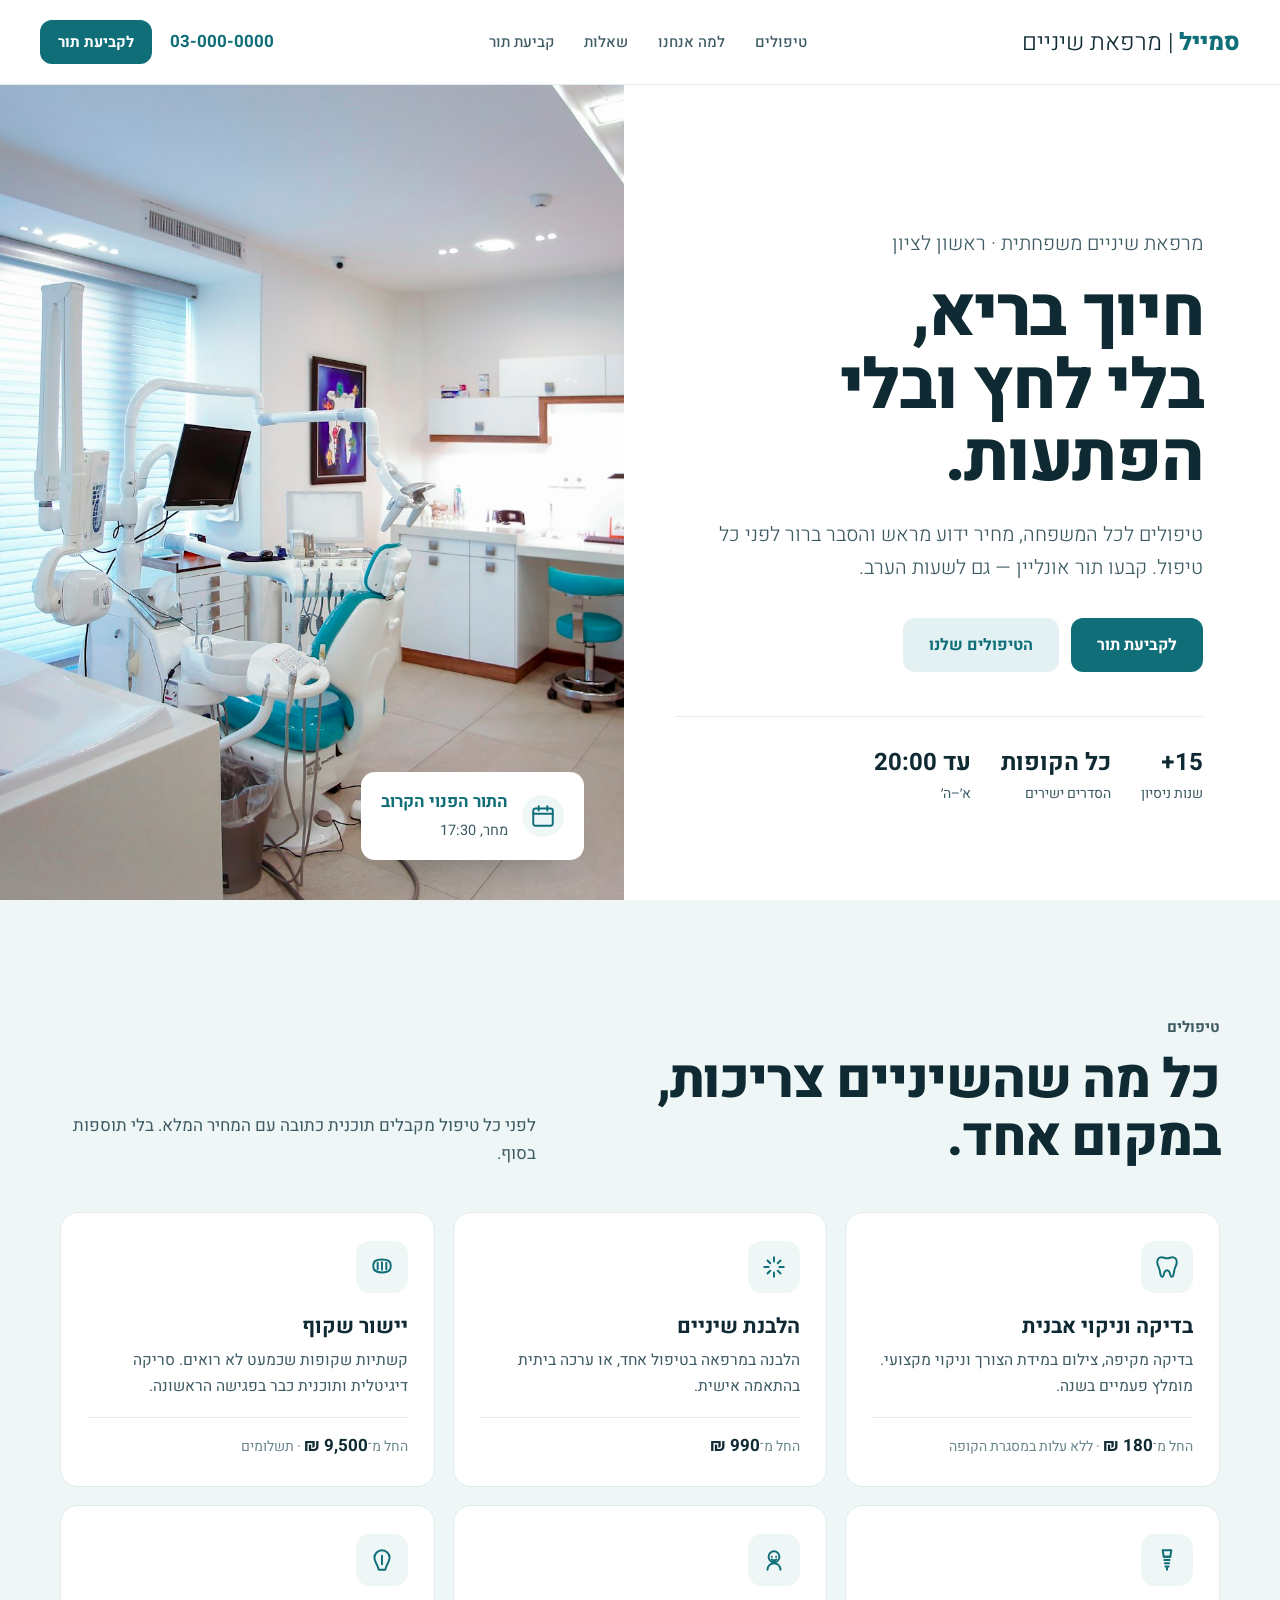
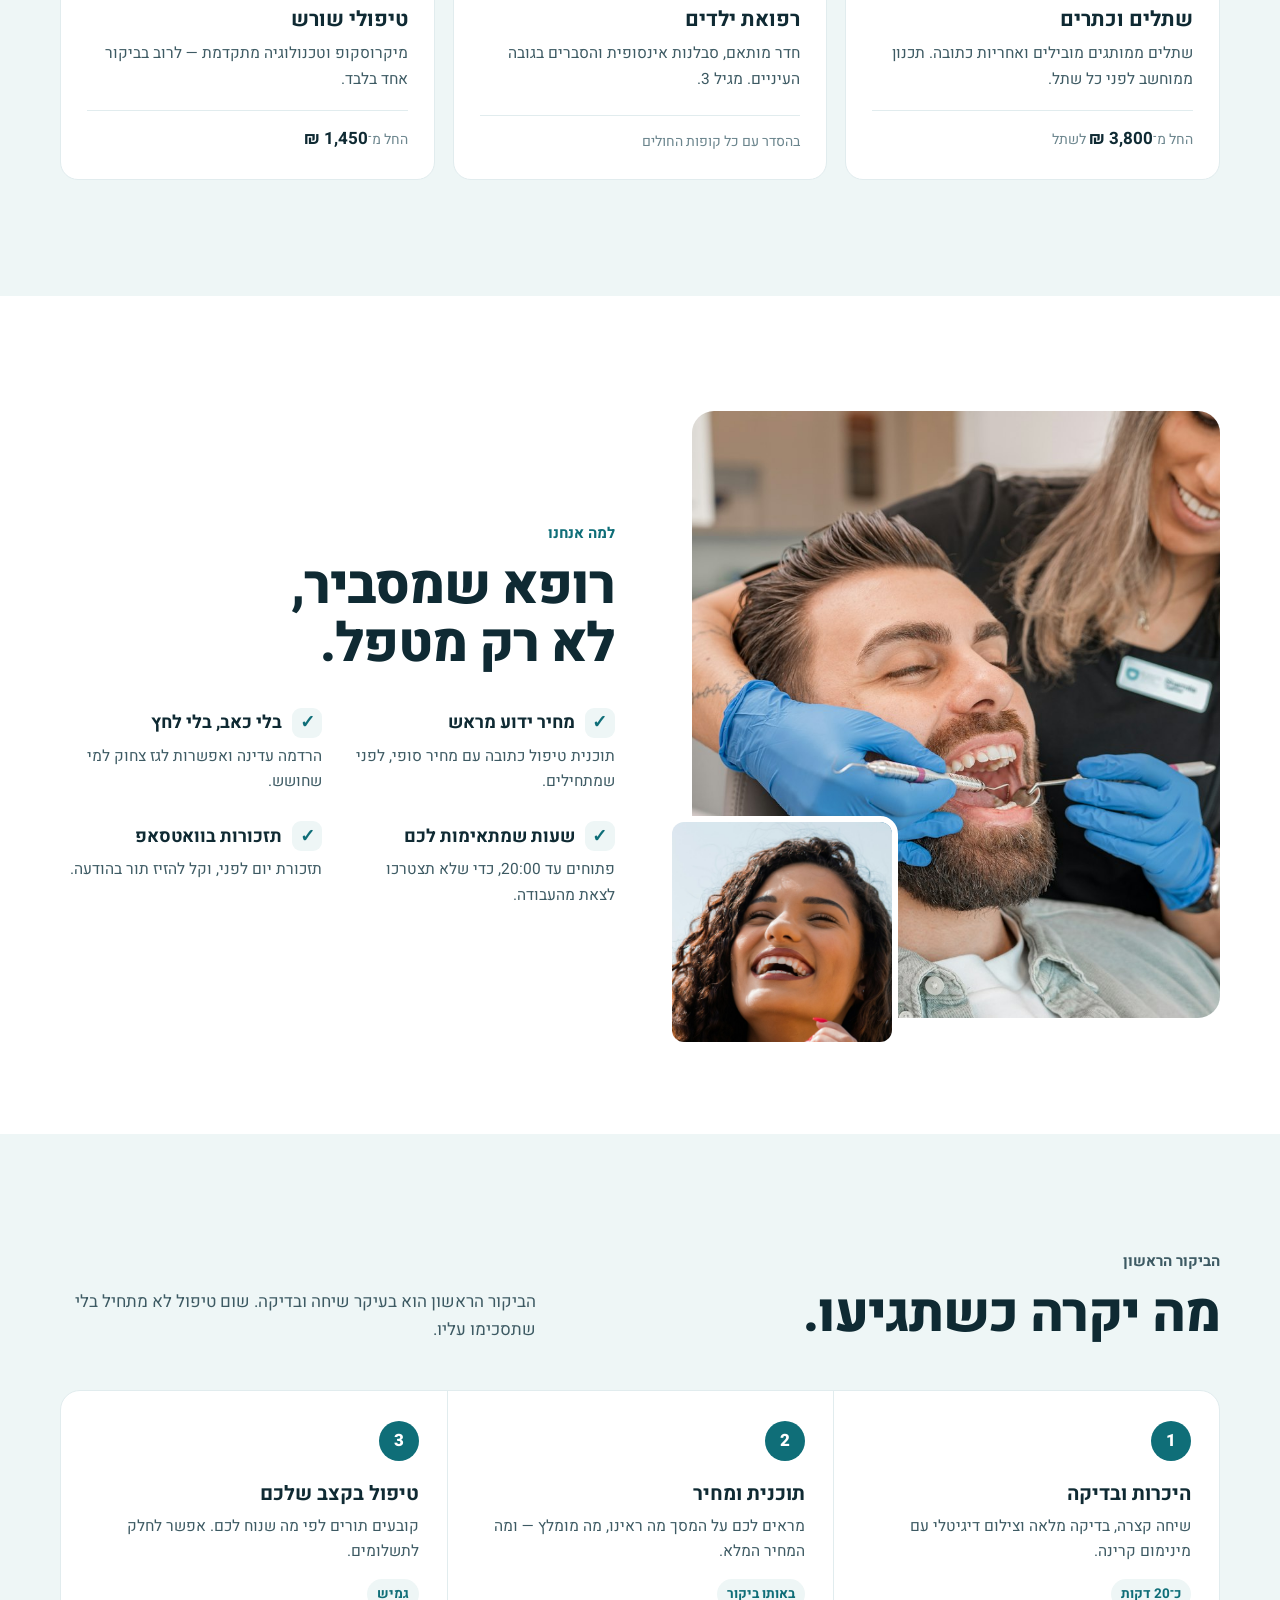
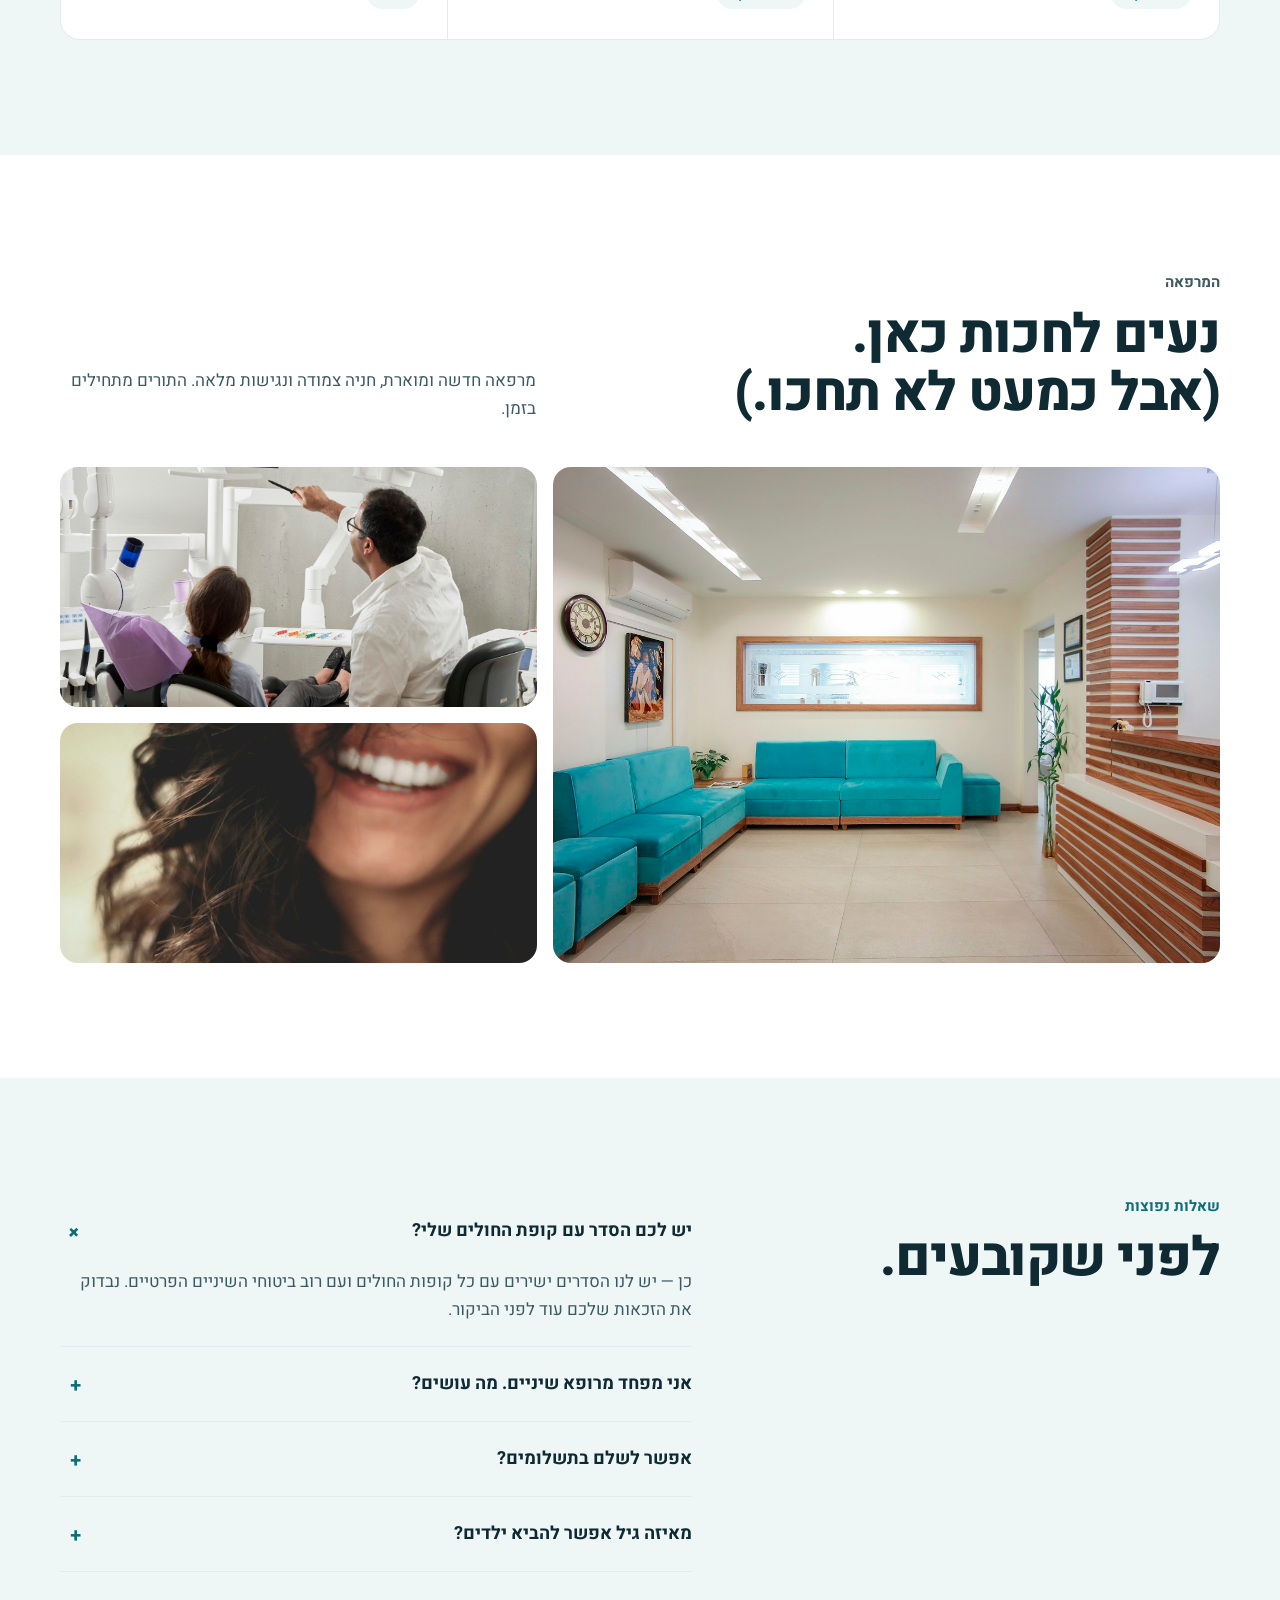
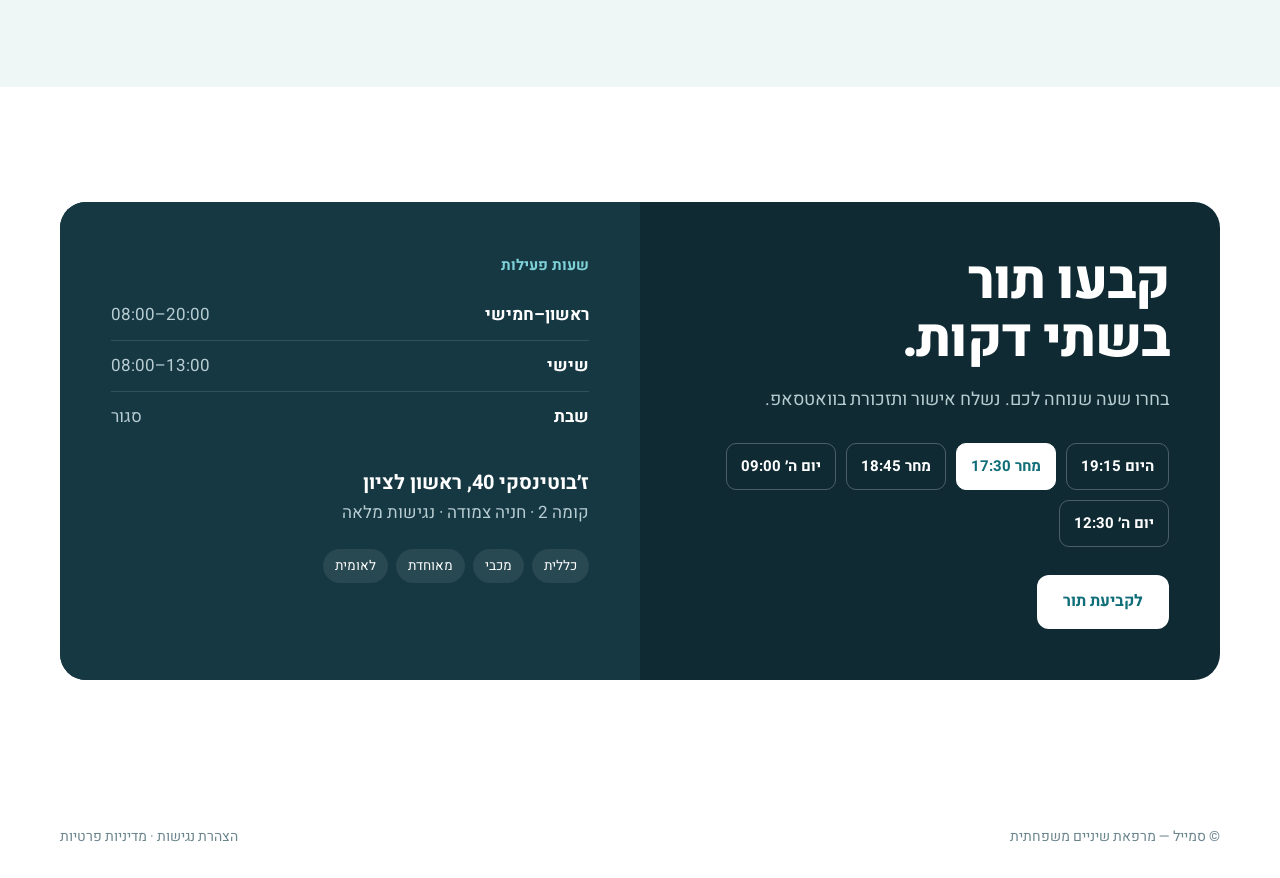
<file: _source/concepts/dental.html>
<!doctype html>
<html lang="he" dir="rtl">
<head>
<meta charset="utf-8">
<meta name="viewport" content="width=device-width, initial-scale=1">
<title>סמייל — מרפאת שיניים משפחתית | קונספט</title>
<link rel="preconnect" href="https://fonts.googleapis.com"><link rel="preconnect" href="https://fonts.gstatic.com" crossorigin>
<link rel="stylesheet" href="https://fonts.googleapis.com/css2?family=Heebo:wght@300;400;500;700;800&display=swap">
<style>
:root{--ink:#0F2A33;--ink2:#3D5A63;--muted:#6B858D;--teal:#0F6E78;--teal-d:#0B5961;--mint:#EEF6F6;--line:#E1ECEE;--white:#fff;--warm:#F4B860}
*{box-sizing:border-box;margin:0;padding:0}
html{scroll-behavior:smooth}
body{background:var(--white);color:var(--ink);font:400 17px/1.65 Heebo,sans-serif;-webkit-font-smoothing:antialiased;overflow-x:clip}
img{display:block;max-width:100%}
a{color:inherit;text-decoration:none}
.wrap{max-width:1240px;margin:0 auto;padding:0 clamp(18px,4vw,40px)}
.btn{display:inline-flex;align-items:center;justify-content:center;gap:8px;min-height:54px;padding:0 26px;border-radius:12px;font-weight:700;font-size:16px;transition:background .2s,transform .2s}
.btn:hover{transform:translateY(-2px)}
.btn-teal{background:var(--teal);color:#fff}.btn-teal:hover{background:var(--teal-d)}
.btn-soft{background:#E3F1F2;color:var(--teal)}
.k{color:var(--teal);font-weight:700;font-size:15px}
h2{font:800 clamp(34px,4.2vw,56px)/1.08 Heebo;letter-spacing:-.02em;margin-top:12px}
.sec{padding:clamp(72px,9vw,124px) 0}
.ico{width:26px;height:26px;fill:none;stroke:currentColor;stroke-width:1.8;stroke-linecap:round;stroke-linejoin:round}

/* nav + hero */
nav.top{display:flex;justify-content:space-between;align-items:center;padding:20px clamp(18px,4vw,40px);border-bottom:1px solid var(--line);position:sticky;top:0;background:rgba(255,255,255,.92);backdrop-filter:blur(10px);z-index:10}
.logo{font:800 24px Heebo;color:var(--teal)}.logo span{color:var(--ink);font-weight:300}
.links{display:flex;gap:30px;font-size:15px;color:var(--ink2);font-weight:500}.links a:hover{color:var(--teal)}
.navr{display:flex;align-items:center;gap:18px}.phone{font-weight:700;color:var(--teal);direction:ltr}
.navr .btn{min-height:44px;padding:0 18px;font-size:15px}
.hero{display:grid;grid-template-columns:1.05fr 1fr;min-height:calc(100vh - 85px)}
.hero .txt{padding:6vw 6vw 4vw 4vw;display:flex;flex-direction:column;justify-content:center}
.hero h1{font:800 clamp(42px,5.4vw,80px)/1.05 Heebo;margin-top:18px;letter-spacing:-.02em}
.hero p{font-weight:300;font-size:20px;color:var(--ink2);margin-top:22px;max-width:28em}
.cta{display:flex;gap:12px;margin-top:34px;flex-wrap:wrap}
.trust{display:flex;gap:30px;margin-top:44px;padding-top:26px;border-top:1px solid var(--line)}
.trust div{font-size:14px;color:var(--ink2)}.trust b{display:block;font-size:24px;color:var(--ink)}
.ph{position:relative;background:url(dental-img/hero.jpg) center/cover}
.card{position:absolute;bottom:40px;right:40px;background:#fff;border-radius:14px;padding:16px 20px;box-shadow:0 20px 40px -20px rgba(15,42,51,.4);display:flex;gap:14px;align-items:center}
.card .dot{width:42px;height:42px;border-radius:50%;background:var(--mint);color:var(--teal);display:grid;place-items:center}
.card b{display:block;color:var(--teal)}.card span{font-size:14.5px;color:var(--ink2)}

/* treatments */
.mint{background:var(--mint)}
.head{display:flex;justify-content:space-between;align-items:flex-end;gap:24px;flex-wrap:wrap}
.head p{max-width:28em;color:var(--ink2)}
.tr{display:grid;grid-template-columns:repeat(3,1fr);gap:18px;margin-top:44px}
.t{background:#fff;border:1px solid var(--line);border-radius:18px;padding:28px 26px 26px;display:flex;flex-direction:column;transition:transform .25s,box-shadow .25s}
.t:hover{transform:translateY(-4px);box-shadow:0 24px 40px -28px rgba(15,42,51,.35)}
.t .i{width:52px;height:52px;border-radius:14px;background:var(--mint);color:var(--teal);display:grid;place-items:center}
.t h3{font:700 21px Heebo;margin-top:18px}
.t p{color:var(--ink2);font-size:15.5px;margin-top:6px;flex:1}
.t .pr{margin-top:18px;padding-top:14px;border-top:1px solid var(--line);font-size:14px;color:var(--muted)}.t .pr b{color:var(--ink);font-size:17px}

/* why */
.why .wrap{display:grid;grid-template-columns:1fr 1.05fr;gap:clamp(36px,6vw,90px);align-items:center}
.why .pics{position:relative}
.why .pics .a{border-radius:22px;aspect-ratio:4/4.6;object-fit:cover;width:100%}
.why .pics .b{position:absolute;width:44%;left:-26px;bottom:-30px;border-radius:18px;border:6px solid #fff;aspect-ratio:1;object-fit:cover}
.pts{display:grid;grid-template-columns:1fr 1fr;gap:26px 30px;margin-top:34px}
.pt h3{font:700 18px Heebo;display:flex;align-items:center;gap:10px}
.pt h3 i{width:30px;height:30px;border-radius:9px;background:var(--mint);color:var(--teal);display:grid;place-items:center;font-style:normal}
.pt p{color:var(--ink2);font-size:15.5px;margin-top:6px}

/* first visit */
.steps{display:grid;grid-template-columns:repeat(3,1fr);gap:0;margin-top:46px;border:1px solid var(--line);border-radius:20px;overflow:hidden;background:#fff}
.step{padding:30px 28px;border-left:1px solid var(--line)}.step:last-child{border-left:0}
.step .n{width:40px;height:40px;border-radius:50%;background:var(--teal);color:#fff;display:grid;place-items:center;font-weight:800}
.step h3{font:700 20px Heebo;margin-top:18px}.step p{color:var(--ink2);font-size:15.5px;margin-top:6px}
.step .tm{display:inline-block;margin-top:14px;font-size:13.5px;font-weight:700;color:var(--teal);background:var(--mint);padding:4px 10px;border-radius:999px}

/* space gallery */
.gal{display:grid;grid-template-columns:1.4fr 1fr;grid-template-rows:240px 240px;gap:16px;margin-top:44px}
.gal img{width:100%;height:100%;object-fit:cover;border-radius:18px}
.gal img:first-child{grid-row:span 2}

/* faq */
.faq .wrap{display:grid;grid-template-columns:1fr 1.4fr;gap:clamp(32px,6vw,90px);align-items:start}
details{border-bottom:1px solid var(--line)}
summary{list-style:none;cursor:pointer;display:flex;justify-content:space-between;align-items:center;gap:16px;padding:22px 0;font-weight:700;font-size:18px}
summary::-webkit-details-marker{display:none}
summary span{width:30px;height:30px;border-radius:50%;background:var(--mint);color:var(--teal);display:grid;place-items:center;font-size:20px;transition:transform .3s;flex:none}
details[open] summary span{transform:rotate(45deg)}
details p{padding:0 0 22px;color:var(--ink2);max-width:40em}

/* book */
.book{background:var(--ink);color:#fff;border-radius:26px;display:grid;grid-template-columns:1fr 1fr;overflow:hidden}
.book .l{padding:clamp(32px,4vw,56px)}
.book h2{color:#fff;margin:0}
.book .l p{color:#B8CDD2;margin-top:16px;font-size:18px;max-width:24em}
.slots{display:flex;flex-wrap:wrap;gap:10px;margin-top:28px}
.slots span{border:1.5px solid rgba(255,255,255,.25);border-radius:10px;padding:10px 14px;font-weight:700;font-size:15px}
.slots span.on{background:#fff;color:var(--teal);border-color:#fff}
.book .l .btn{margin-top:28px}
.book .r{background:#163843;padding:clamp(32px,4vw,56px)}
.hrs div{display:flex;justify-content:space-between;padding:11px 0;border-bottom:1px solid rgba(255,255,255,.12)}
.hrs div:last-child{border:0}.hrs span{color:#B8CDD2}
.addr{margin-top:24px;color:#B8CDD2}.addr b{display:block;color:#fff;font-size:20px}
.kup{display:flex;flex-wrap:wrap;gap:8px;margin-top:22px}.kup span{background:rgba(255,255,255,.08);border-radius:999px;padding:6px 12px;font-size:13.5px}

footer{padding:30px 0;color:var(--muted);font-size:14px}
footer .wrap{display:flex;justify-content:space-between;flex-wrap:wrap;gap:10px}

.rv{opacity:0;transform:translateY(22px);transition:opacity .8s cubic-bezier(.2,.7,.2,1),transform .8s cubic-bezier(.2,.7,.2,1)}
.rv.in{opacity:1;transform:none}
@media(prefers-reduced-motion:reduce){.rv{opacity:1;transform:none;transition:none}html{scroll-behavior:auto}}

@media(max-width:900px){
 .links,.phone{display:none}
 .hero{grid-template-columns:1fr}.ph{min-height:44vh;order:-1}.hero .txt{padding:8vw 6vw}
 .card{right:16px;bottom:16px}
 .tr{grid-template-columns:1fr 1fr}
 .why .wrap,.faq .wrap,.book{grid-template-columns:1fr}
 .why .pics .b{left:-6px}
 .steps{grid-template-columns:1fr}.step{border-left:0;border-bottom:1px solid var(--line)}.step:last-child{border:0}
 .gal{grid-template-columns:1fr 1fr;grid-template-rows:200px 160px}.gal img:first-child{grid-row:auto;grid-column:span 2}
}
@media(max-width:560px){.tr,.pts{grid-template-columns:1fr}.trust{gap:18px}.navr .btn{padding:0 14px}.cta .btn{flex:1}}
</style>
</head>
<body>
<svg width="0" height="0" style="position:absolute" aria-hidden="true">
  <symbol id="tooth" viewBox="0 0 24 24"><path d="M7 3c-2.5 0-4 2-4 4.5 0 2 .8 3.5 1.5 5 .8 1.8 1 4 1.5 6.5.3 1.6 1 2 1.6 2 .9 0 1.3-1 1.6-2.6.3-1.6.7-3.4 2.8-3.4s2.5 1.8 2.8 3.4c.3 1.6.7 2.6 1.6 2.6.6 0 1.3-.4 1.6-2 .5-2.5.7-4.7 1.5-6.5.7-1.5 1.5-3 1.5-5C21 5 19.5 3 17 3c-1.8 0-3 1-5 1S8.8 3 7 3Z"/></symbol>
  <symbol id="spark" viewBox="0 0 24 24"><path d="M12 3v4M12 17v4M3 12h4M17 12h4M6 6l2.5 2.5M15.5 15.5 18 18M18 6l-2.5 2.5M8.5 15.5 6 18"/></symbol>
  <symbol id="align" viewBox="0 0 24 24"><path d="M4 10c0-3 3-5 8-5s8 2 8 5v2c0 3-3 5-8 5s-8-2-8-5Z"/><path d="M8 8v6M12 7.5v7M16 8v6"/></symbol>
  <symbol id="implant" viewBox="0 0 24 24"><path d="M8 3h8l-1 6H9Z"/><path d="M9 9h6M9.5 12h5M10 15h4M10.5 18h3M12 18v3"/></symbol>
  <symbol id="kid" viewBox="0 0 24 24"><circle cx="12" cy="9" r="5"/><path d="M10 9h.01M14 9h.01M10 11.5a2.5 2.5 0 0 0 4 0"/><path d="M6 21a6 6 0 0 1 12 0"/></symbol>
  <symbol id="root" viewBox="0 0 24 24"><path d="M12 3a7 7 0 0 0-7 7c0 3 2 5 3 8l1 3h6l1-3c1-3 3-5 3-8a7 7 0 0 0-7-7Z"/><path d="M12 8v8"/></symbol>
  <symbol id="cal" viewBox="0 0 24 24"><rect x="3" y="5" width="18" height="16" rx="2"/><path d="M16 3v4M8 3v4M3 10h18"/></symbol>
</svg>

<nav class="top"><span class="logo">סמייל <span>| מרפאת שיניים</span></span><div class="links"><a href="#treat">טיפולים</a><a href="#why">למה אנחנו</a><a href="#faq">שאלות</a><a href="#book">קביעת תור</a></div><div class="navr"><span class="phone">03-000-0000</span><a class="btn btn-teal" href="#book">לקביעת תור</a></div></nav>

<section class="hero">
  <div class="txt">
    <p class="k">מרפאת שיניים משפחתית · ראשון לציון</p>
    <h1>חיוך בריא,<br>בלי לחץ ובלי הפתעות.</h1>
    <p>טיפולים לכל המשפחה, מחיר ידוע מראש והסבר ברור לפני כל טיפול. קבעו תור אונליין — גם לשעות הערב.</p>
    <div class="cta"><a class="btn btn-teal" href="#book">לקביעת תור</a><a class="btn btn-soft" href="#treat">הטיפולים שלנו</a></div>
    <div class="trust"><div><b>15+</b>שנות ניסיון</div><div><b>כל הקופות</b>הסדרים ישירים</div><div><b>עד 20:00</b>א׳–ה׳</div></div>
  </div>
  <div class="ph" role="img" aria-label="חדר טיפולים במרפאה"><div class="card"><span class="dot"><svg class="ico"><use href="#cal"/></svg></span><div><b>התור הפנוי הקרוב</b><span>מחר, 17:30</span></div></div></div>
</section>

<section class="sec mint" id="treat"><div class="wrap">
  <div class="head rv"><div><p class="k">טיפולים</p><h2>כל מה שהשיניים צריכות,<br>במקום אחד.</h2></div><p>לפני כל טיפול מקבלים תוכנית כתובה עם המחיר המלא. בלי תוספות בסוף.</p></div>
  <div class="tr">
    <article class="t rv"><span class="i"><svg class="ico"><use href="#tooth"/></svg></span><h3>בדיקה וניקוי אבנית</h3><p>בדיקה מקיפה, צילום במידת הצורך וניקוי מקצועי. מומלץ פעמיים בשנה.</p><div class="pr">החל מ־<b>180 ₪</b> · ללא עלות במסגרת הקופה</div></article>
    <article class="t rv" style="transition-delay:.06s"><span class="i"><svg class="ico"><use href="#spark"/></svg></span><h3>הלבנת שיניים</h3><p>הלבנה במרפאה בטיפול אחד, או ערכה ביתית בהתאמה אישית.</p><div class="pr">החל מ־<b>990 ₪</b></div></article>
    <article class="t rv" style="transition-delay:.12s"><span class="i"><svg class="ico"><use href="#align"/></svg></span><h3>יישור שקוף</h3><p>קשתיות שקופות שכמעט לא רואים. סריקה דיגיטלית ותוכנית כבר בפגישה הראשונה.</p><div class="pr">החל מ־<b>9,500 ₪</b> · תשלומים</div></article>
    <article class="t rv"><span class="i"><svg class="ico"><use href="#implant"/></svg></span><h3>שתלים וכתרים</h3><p>שתלים ממותגים מובילים ואחריות כתובה. תכנון ממוחשב לפני כל שתל.</p><div class="pr">החל מ־<b>3,800 ₪</b> לשתל</div></article>
    <article class="t rv" style="transition-delay:.06s"><span class="i"><svg class="ico"><use href="#kid"/></svg></span><h3>רפואת ילדים</h3><p>חדר מותאם, סבלנות אינסופית והסברים בגובה העיניים. מגיל 3.</p><div class="pr">בהסדר עם כל קופות החולים</div></article>
    <article class="t rv" style="transition-delay:.12s"><span class="i"><svg class="ico"><use href="#root"/></svg></span><h3>טיפולי שורש</h3><p>מיקרוסקופ וטכנולוגיה מתקדמת — לרוב בביקור אחד בלבד.</p><div class="pr">החל מ־<b>1,450 ₪</b></div></article>
  </div>
</div></section>

<section class="sec why" id="why"><div class="wrap">
  <div class="pics rv"><img class="a" src="dental-img/doctor.jpg" alt="רופאת שיניים עם מטופל מחייך" loading="lazy"><img class="b" src="dental-img/laugh.jpg" alt="מטופלת צוחקת" loading="lazy"></div>
  <div class="rv">
    <p class="k">למה אנחנו</p>
    <h2>רופא שמסביר,<br>לא רק מטפל.</h2>
    <div class="pts">
      <div class="pt"><h3><i>✓</i>מחיר ידוע מראש</h3><p>תוכנית טיפול כתובה עם מחיר סופי, לפני שמתחילים.</p></div>
      <div class="pt"><h3><i>✓</i>בלי כאב, בלי לחץ</h3><p>הרדמה עדינה ואפשרות לגז צחוק למי שחושש.</p></div>
      <div class="pt"><h3><i>✓</i>שעות שמתאימות לכם</h3><p>פתוחים עד 20:00, כדי שלא תצטרכו לצאת מהעבודה.</p></div>
      <div class="pt"><h3><i>✓</i>תזכורות בוואטסאפ</h3><p>תזכורת יום לפני, וקל להזיז תור בהודעה.</p></div>
    </div>
  </div>
</div></section>

<section class="sec mint"><div class="wrap">
  <div class="head rv"><div><p class="k">הביקור הראשון</p><h2>מה יקרה כשתגיעו.</h2></div><p>הביקור הראשון הוא בעיקר שיחה ובדיקה. שום טיפול לא מתחיל בלי שתסכימו עליו.</p></div>
  <div class="steps rv">
    <div class="step"><span class="n">1</span><h3>היכרות ובדיקה</h3><p>שיחה קצרה, בדיקה מלאה וצילום דיגיטלי עם מינימום קרינה.</p><span class="tm">כ־20 דקות</span></div>
    <div class="step"><span class="n">2</span><h3>תוכנית ומחיר</h3><p>מראים לכם על המסך מה ראינו, מה מומלץ — ומה המחיר המלא.</p><span class="tm">באותו ביקור</span></div>
    <div class="step"><span class="n">3</span><h3>טיפול בקצב שלכם</h3><p>קובעים תורים לפי מה שנוח לכם. אפשר לחלק לתשלומים.</p><span class="tm">גמיש</span></div>
  </div>
</div></section>

<section class="sec"><div class="wrap">
  <div class="head rv"><div><p class="k">המרפאה</p><h2>נעים לחכות כאן.<br>(אבל כמעט לא תחכו.)</h2></div><p>מרפאה חדשה ומוארת, חניה צמודה ונגישות מלאה. התורים מתחילים בזמן.</p></div>
  <div class="gal rv"><img src="dental-img/waiting.jpg" alt="אזור ההמתנה במרפאה" loading="lazy"><img src="dental-img/explain.jpg" alt="רופא מסביר צילום שיניים" loading="lazy"><img src="dental-img/smile.jpg" alt="חיוך" loading="lazy"></div>
</div></section>

<section class="sec faq mint" id="faq"><div class="wrap">
  <div class="rv"><p class="k">שאלות נפוצות</p><h2>לפני שקובעים.</h2></div>
  <div class="rv">
    <details open><summary>יש לכם הסדר עם קופת החולים שלי?<span>+</span></summary><p>כן — יש לנו הסדרים ישירים עם כל קופות החולים ועם רוב ביטוחי השיניים הפרטיים. נבדוק את הזכאות שלכם עוד לפני הביקור.</p></details>
    <details><summary>אני מפחד מרופא שיניים. מה עושים?<span>+</span></summary><p>מספרים לנו מראש. מתחילים בשיחה בלי טיפול, עובדים בהרדמה עדינה, ואפשר גם גז צחוק. עוצרים בכל רגע שתבקשו.</p></details>
    <details><summary>אפשר לשלם בתשלומים?<span>+</span></summary><p>כן, טיפולים מעל 1,000 ₪ אפשר לחלק עד 12 תשלומים ללא ריבית.</p></details>
    <details><summary>מאיזה גיל אפשר להביא ילדים?<span>+</span></summary><p>מגיל 3. הביקור הראשון הוא בעיקר היכרות עם המרפאה, כדי שהילד ירגיש בנוח.</p></details>
  </div>
</div></section>

<section class="sec" id="book"><div class="wrap">
  <div class="book rv">
    <div class="l"><h2>קבעו תור<br>בשתי דקות.</h2><p>בחרו שעה שנוחה לכם. נשלח אישור ותזכורת בוואטסאפ.</p>
      <div class="slots"><span>היום 19:15</span><span class="on">מחר 17:30</span><span>מחר 18:45</span><span>יום ה׳ 09:00</span><span>יום ה׳ 12:30</span></div>
      <a class="btn btn-teal" href="#" style="background:#fff;color:var(--teal)">לקביעת תור</a></div>
    <div class="r"><p class="k" style="color:#7FD1D8">שעות פעילות</p>
      <div class="hrs" style="margin-top:12px"><div><b>ראשון–חמישי</b><span dir="ltr">08:00–20:00</span></div><div><b>שישי</b><span dir="ltr">08:00–13:00</span></div><div><b>שבת</b><span>סגור</span></div></div>
      <div class="addr"><b>ז׳בוטינסקי 40, ראשון לציון</b>קומה 2 · חניה צמודה · נגישות מלאה</div>
      <div class="kup"><span>כללית</span><span>מכבי</span><span>מאוחדת</span><span>לאומית</span></div>
    </div>
  </div>
</div></section>

<footer><div class="wrap"><span>© סמייל — מרפאת שיניים משפחתית</span><span>הצהרת נגישות · מדיניות פרטיות</span></div></footer>

<script>
const io=new IntersectionObserver(es=>es.forEach(e=>{if(e.isIntersecting){e.target.classList.add('in');io.unobserve(e.target)}}),{rootMargin:'0px 0px -8% 0px'});
document.querySelectorAll('.rv').forEach(el=>io.observe(el));
</script>
</body>
</html>
</file>
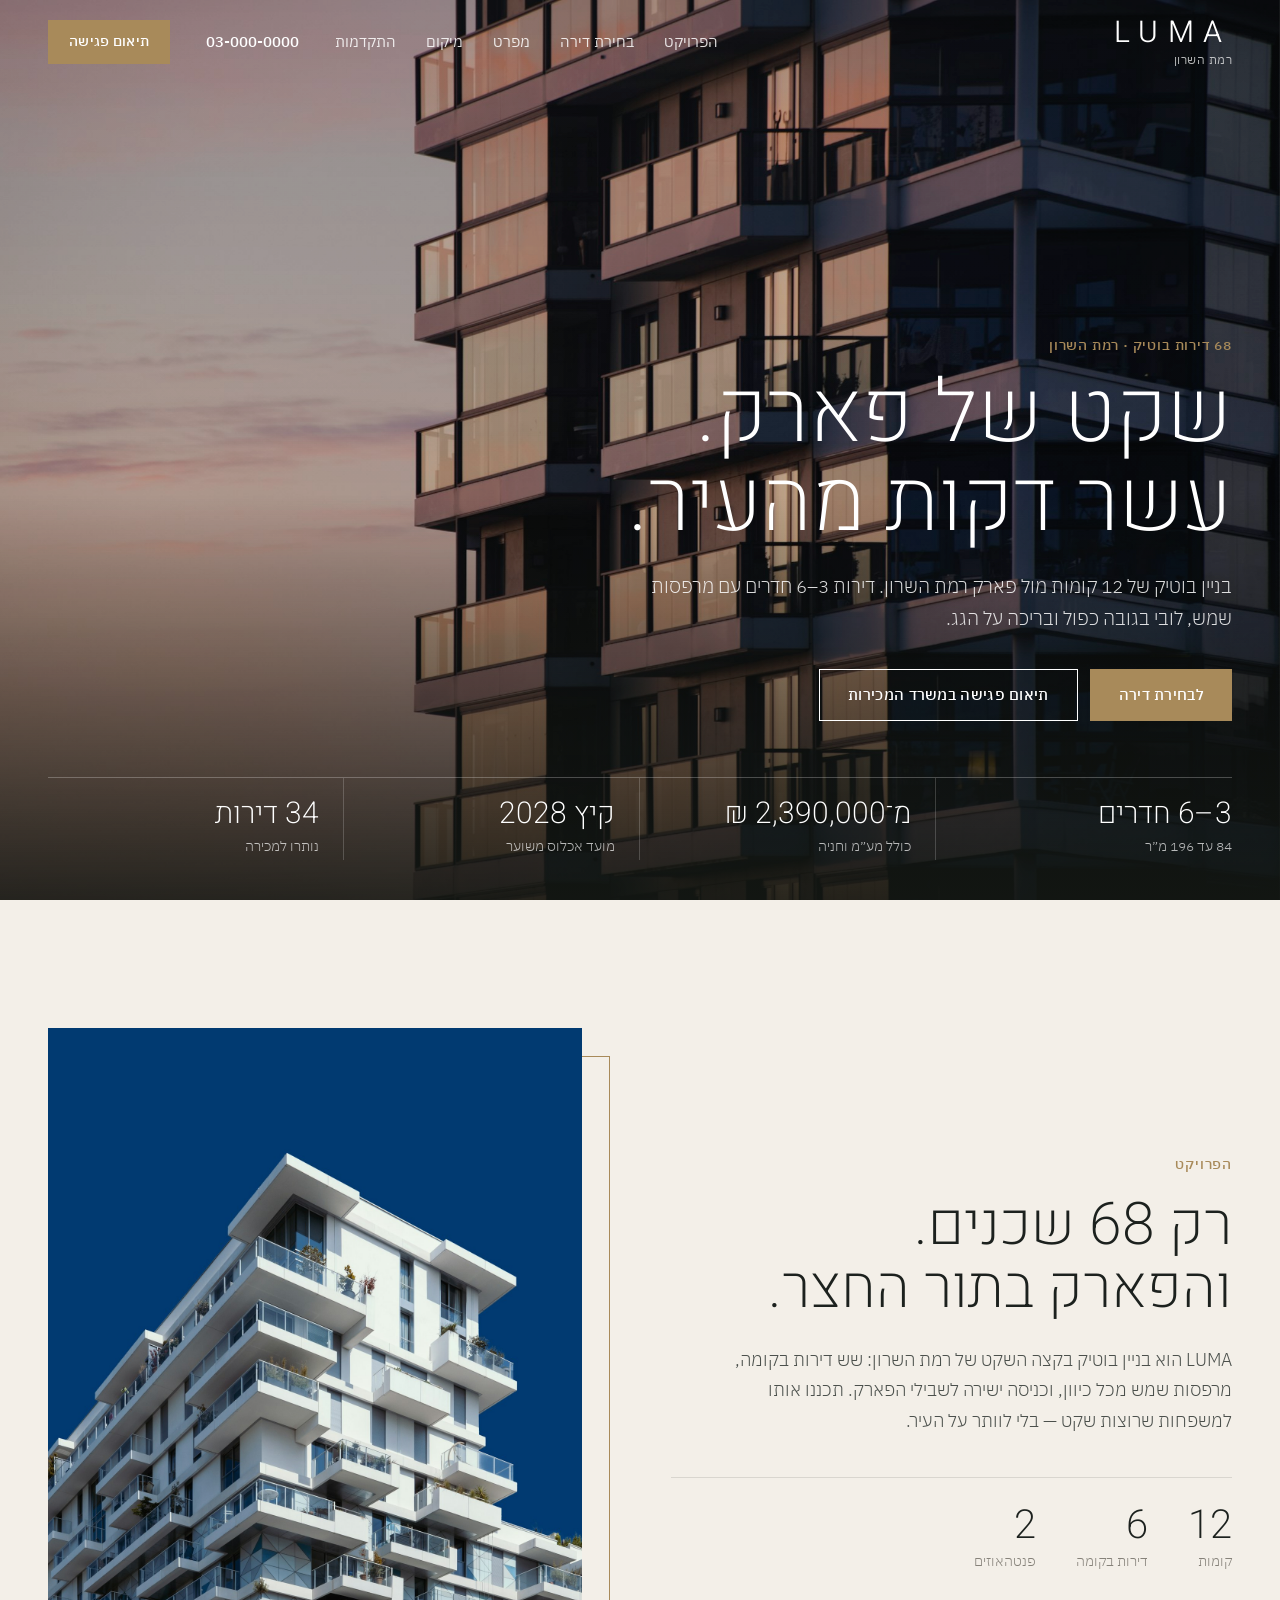
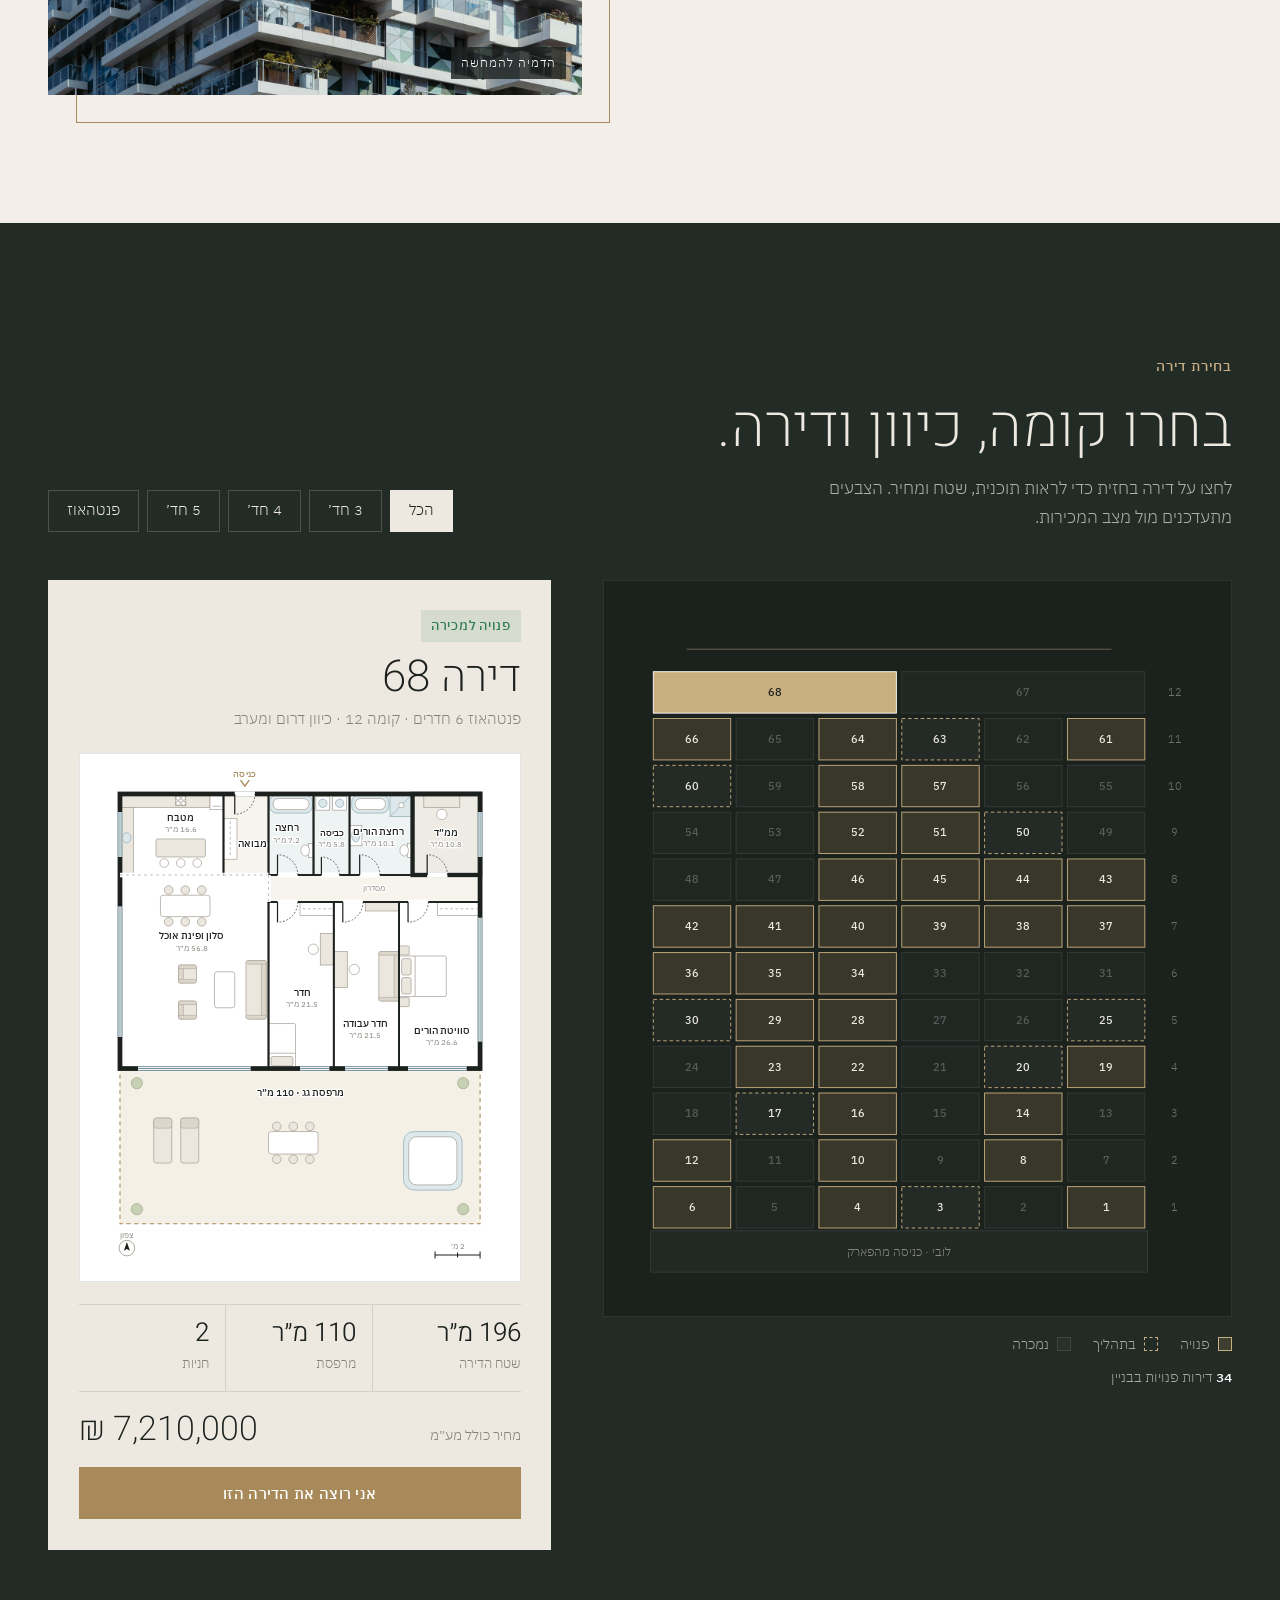
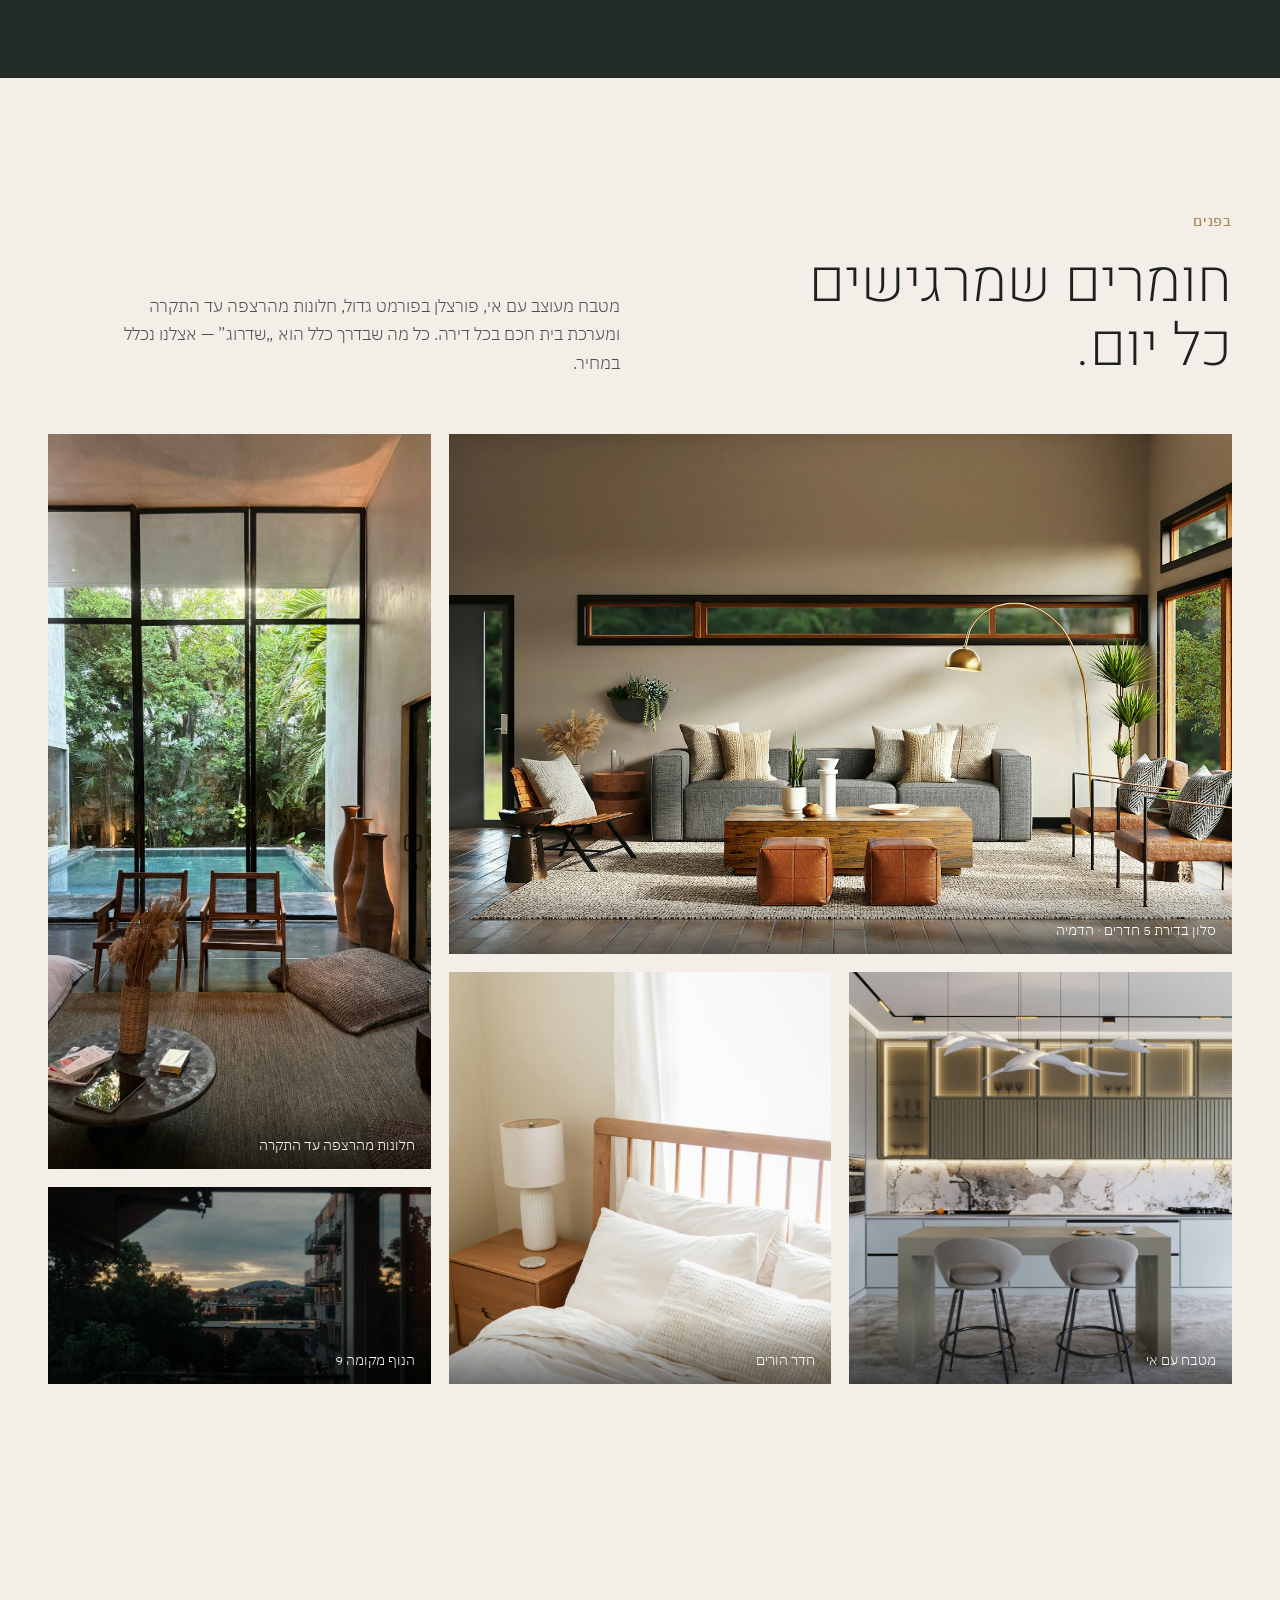
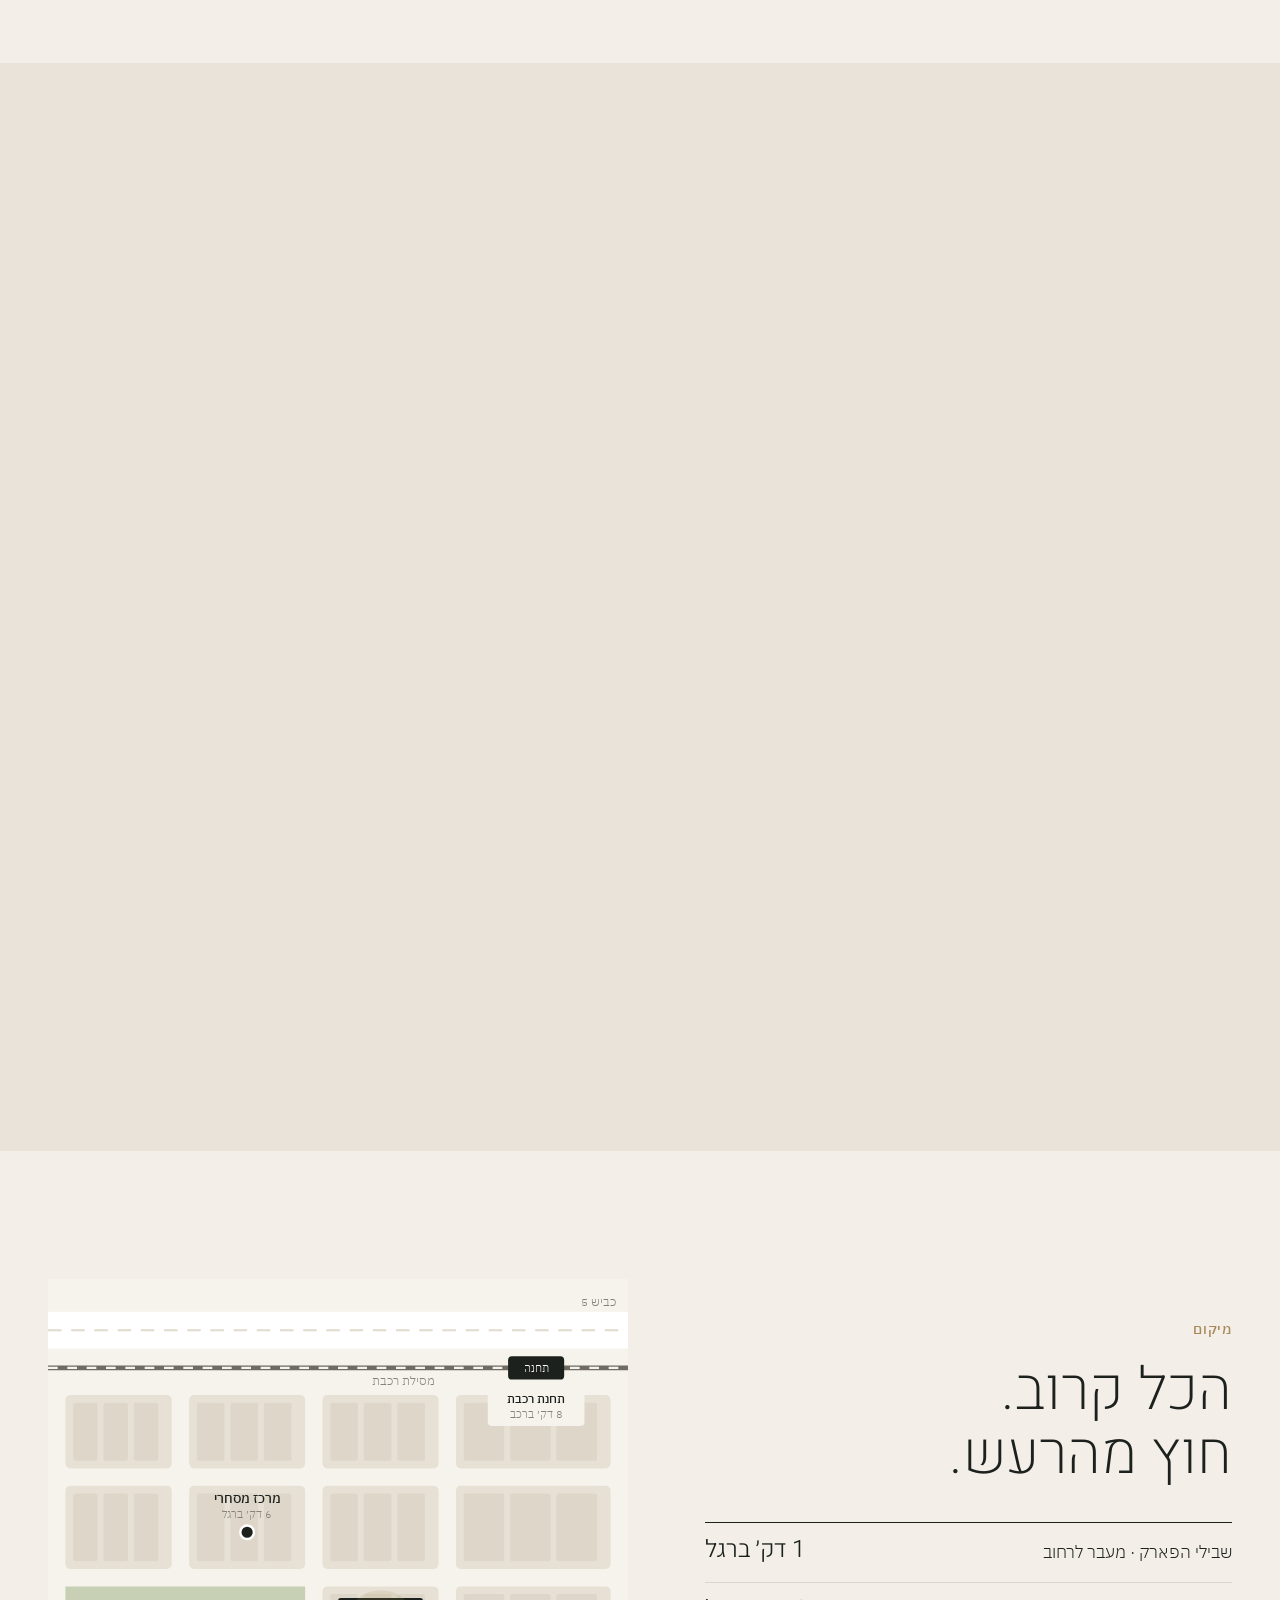
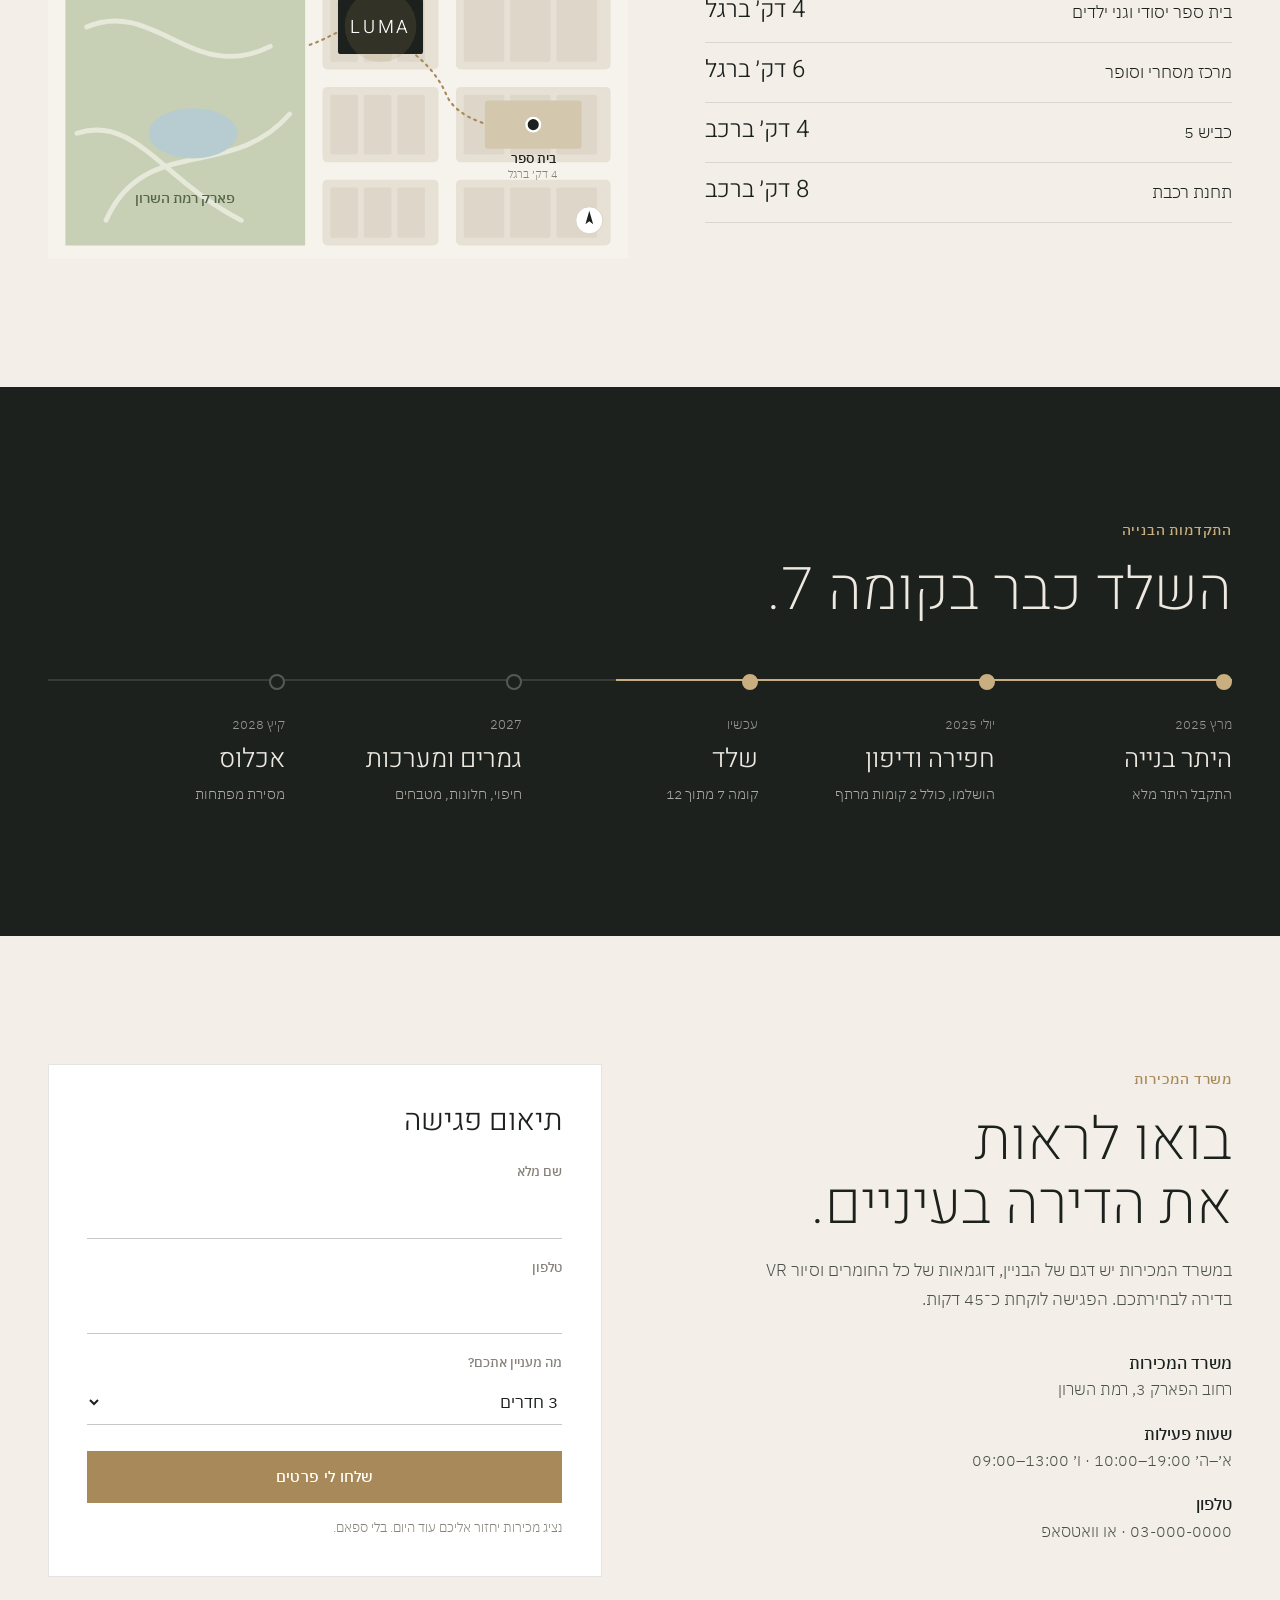
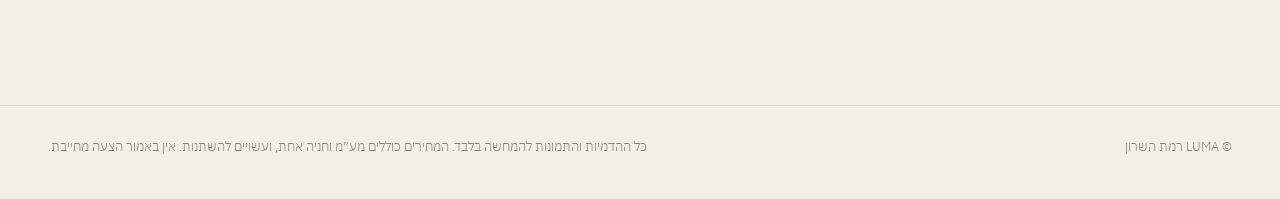
<file: _source/concepts/residence.html>
<!doctype html>
<html lang="he" dir="rtl">
<head>
<meta charset="utf-8">
<meta name="viewport" content="width=device-width, initial-scale=1">
<title>LUMA — 68 דירות בוטיק מול הפארק, רמת השרון | קונספט</title>
<link rel="preconnect" href="https://fonts.googleapis.com"><link rel="preconnect" href="https://fonts.gstatic.com" crossorigin>
<link rel="stylesheet" href="https://fonts.googleapis.com/css2?family=Heebo:wght@200;300;400&family=IBM+Plex+Sans+Hebrew:wght@300;400;500;600&display=swap">
<style>
:root{--stone:#F3EFE8;--stone2:#E9E3D9;--ink:#1C211E;--ink2:#4B504C;--mut:#86827A;--line:#1C211E1f;--green:#232B26;--brass:#A88A5A;--brass2:#C9AE80;--d:'Heebo',sans-serif;--s:'IBM Plex Sans Hebrew',sans-serif}
*{box-sizing:border-box;margin:0;padding:0}
html{scroll-behavior:smooth}
body{background:var(--stone);color:var(--ink);font:300 17px/1.7 var(--s);-webkit-font-smoothing:antialiased;overflow-x:clip}
img{display:block;max-width:100%}
a{color:inherit;text-decoration:none}
button,input,select{font:inherit;color:inherit}
.wrap{max-width:1320px;margin:0 auto;padding:0 clamp(18px,4vw,48px)}
.ey{font:500 13.5px/1 var(--s);letter-spacing:.06em;color:var(--brass)}
h2{font:200 clamp(40px,4.6vw,68px)/1.08 var(--d);margin-top:16px}
.btn{display:inline-flex;align-items:center;justify-content:center;gap:10px;min-height:52px;padding:0 28px;font-weight:500;font-size:15px;letter-spacing:.02em;border:1px solid currentColor;transition:background .25s,color .25s,border-color .25s;cursor:pointer;background:none}
.btn-b{background:var(--brass);border-color:var(--brass);color:#fff}.btn-b:hover{background:var(--ink);border-color:var(--ink)}
.sec{padding:clamp(80px,10vw,150px) 0}

/* шапка */
.nav{position:fixed;top:0;left:0;right:0;z-index:20;color:#fff;transition:background .35s,color .35s,box-shadow .35s}
.nav .wrap{display:flex;align-items:center;gap:36px;height:84px}
.nav.solid{background:var(--stone);color:var(--ink);box-shadow:0 1px 0 var(--line)}
.logo{font:300 30px/1 var(--d);letter-spacing:.32em;margin-inline-end:auto}
.logo small{display:block;font:400 11.5px/1 var(--s);letter-spacing:.04em;opacity:.7;margin-top:6px}
.nav nav{display:flex;gap:30px;font-size:14.5px;font-weight:400}
.nav nav a{opacity:.85}.nav nav a:hover{opacity:1}
.nav .tel{font-weight:500;font-size:14.5px}
.nav .btn{min-height:44px;padding:0 20px;font-size:14px}

/* hero */
.hero{position:relative;height:100vh;min-height:640px;color:#fff;overflow:hidden}
.hero>img{position:absolute;inset:0;width:100%;height:100%;object-fit:cover;object-position:60% 50%;animation:zoom 14s ease-out both}
@keyframes zoom{from{transform:scale(1.08)}to{transform:none}}
.hero::after{content:'';position:absolute;inset:0;background:linear-gradient(0deg,#141814e6 0%,#14181840 45%,#14181855 100%)}
.hero .wrap{position:relative;z-index:2;height:100%;display:flex;flex-direction:column;justify-content:flex-end;padding-bottom:40px}
.hero h1{font:200 clamp(52px,6.8vw,108px)/1.02 var(--d)}
.hero p{font-size:clamp(17px,1.5vw,20px);max-width:32em;margin-top:22px;color:#ffffffd9}
.hero .cta{display:flex;gap:12px;margin-top:34px;flex-wrap:wrap}
.hero .btn:not(.btn-b){color:#fff}.hero .btn:not(.btn-b):hover{background:#fff;color:var(--ink)}
.facts{display:grid;grid-template-columns:repeat(4,1fr);margin-top:56px;border-top:1px solid #ffffff40}
.facts div{padding:20px 0 0;padding-inline-end:20px}
.facts div+div{padding-inline-start:24px;border-inline-start:1px solid #ffffff30}
.facts b{display:block;font:200 30px/1.1 var(--d)}
.facts span{font-size:13.5px;color:#ffffffb3}

/* интро */
.intro{display:grid;grid-template-columns:1.05fr 1fr;gap:clamp(40px,7vw,120px);align-items:center}
.intro .txt p{font-size:18px;color:var(--ink2);margin-top:24px;max-width:30em}
.intro .sig{display:flex;gap:40px;margin-top:40px;padding-top:28px;border-top:1px solid var(--line)}
.intro .sig b{display:block;font:200 40px/1 var(--d)}
.intro .sig span{font-size:14px;color:var(--mut)}
.intro figure{position:relative}
.intro figure img{width:100%;aspect-ratio:4/5;object-fit:cover}
.intro figure::before{content:'';position:absolute;inset:28px -28px -28px 28px;border:1px solid var(--brass);z-index:-1}
.tag{position:absolute;bottom:16px;inset-inline-start:16px;background:#1c211ecc;color:#fff;font-size:12px;letter-spacing:.08em;padding:6px 10px}

/* выбор квартиры */
.pick{background:var(--green);color:#EDE9E1}
.pick .ey{color:var(--brass2)}
.pickhd{display:flex;justify-content:space-between;align-items:flex-end;gap:30px;flex-wrap:wrap}
.pickhd p{color:#EDE9E1b3;max-width:28em;margin-top:14px}
.filters{display:flex;gap:8px;flex-wrap:wrap}
.filters button{min-height:42px;padding:0 18px;border:1px solid #ffffff2e;background:none;cursor:pointer;font-size:14.5px;transition:all .2s}
.filters button:hover{border-color:#ffffff80}
.filters button.on{background:#EDE9E1;color:var(--ink);border-color:#EDE9E1}
.board{display:grid;grid-template-columns:1.25fr 1fr;gap:clamp(28px,4vw,64px);margin-top:48px;align-items:start}
.bwrap{background:#1b221e;border:1px solid #ffffff14;padding:clamp(14px,2vw,28px)}
.bwrap svg{width:100%;height:auto;display:block}
.u{cursor:pointer;transition:fill .2s,stroke .2s,opacity .2s}
.u rect{transition:fill .2s,stroke .2s}
.u.av rect{fill:#A88A5A33;stroke:#C9AE80}
.u.rs rect{fill:#ffffff0a;stroke:#C9AE80;stroke-dasharray:4 3}
.u.sd rect{fill:#ffffff06;stroke:#ffffff1a}
.u.sd{cursor:default}
.u text{font:500 12px var(--s);fill:#EDE9E1;text-anchor:middle;pointer-events:none}
.u.sd text{fill:#ffffff40}
.u.av:hover rect{fill:#A88A5A66}
.u.on rect{fill:#C9AE80!important;stroke:#fff!important}.u.on text{fill:var(--ink)}
.u.dim{opacity:.18}
.legend{display:flex;gap:22px;flex-wrap:wrap;margin-top:16px;font-size:13.5px;color:#EDE9E1a6}
.legend i{display:inline-block;width:14px;height:14px;vertical-align:-2px;margin-inline-end:8px;border:1px solid #C9AE80;background:#A88A5A33}
.legend .r i{border-style:dashed;background:none}.legend .s i{border-color:#ffffff1a;background:#ffffff06}
.panel{position:sticky;top:110px;background:#EDE9E1;color:var(--ink);padding:clamp(22px,2.4vw,34px)}
.panel .st{display:inline-block;font-size:12.5px;font-weight:500;letter-spacing:.06em;padding:5px 10px;background:#2F7D4F1f;color:#2F7D4F}
.panel .st.r{background:#A88A5A26;color:#7a5f33}
.panel h3{font:200 44px/1 var(--d);margin:14px 0 6px}
.panel .sub{font-size:15px;color:var(--mut)}
.panel .plan{margin:22px 0;background:#fff;padding:14px;border:1px solid var(--line)}
.panel .plan svg{width:100%;height:auto;display:block}
.plan .rm{fill:#fff}.plan .rm.h{fill:#F7F4EE}.plan .rm.w{fill:#EEF3F4}.plan .rm.m{fill:#EEEBE5}
.plan .bal{fill:#F5F0E6;stroke:#A88A5A;stroke-width:1.2;stroke-dasharray:5 4}
.plan .wl{fill:none;stroke:#1C211E;stroke-width:2}
.plan .mm{fill:none;stroke:#1C211E;stroke-width:5}
.plan .ext{fill:none;stroke:#1C211E;stroke-width:5.5;stroke-linejoin:miter}
.plan .gap{stroke:#fff;stroke-width:6}
.plan .opn{stroke:#1C211E;stroke-width:1;stroke-dasharray:3 4;opacity:.35}
.plan .leaf{stroke:#1C211E;stroke-width:1.4}
.plan .arc{fill:none;stroke:#1C211E;stroke-width:.8;stroke-dasharray:2 2}
.plan .win{stroke:#6E8C96;stroke-width:1.1}
.plan .f{fill:#ECE7DE;stroke:#A39D93;stroke-width:.8}
.plan .f2{fill:#fff;stroke:#A39D93;stroke-width:.8}
.plan .fw{fill:#DCE8EB;stroke:#8FAAB2;stroke-width:.8}
.plan .nm{font:500 11.5px var(--s);fill:#1C211E;text-anchor:middle}
.plan .ar{font:400 9.5px var(--s);fill:#86827A;text-anchor:middle}
.plan .lb{font:500 10px var(--s);fill:#A88A5A;text-anchor:middle;letter-spacing:.04em}
.plan .sc{stroke:#1C211E;stroke-width:1.2}
.plan .f3{fill:#DDD6CA;stroke:#A39D93;stroke-width:.6}
.plan .fs{fill:none;stroke:#A39D93;stroke-width:.9}
.plan .ftv{fill:#6F6A62}
.plan .fp{fill:#C7D0B5;stroke:#9BAA86;stroke-width:.8}
.plan .fl{stroke:#A39D93;stroke-width:.8}
.plan .nm,.plan .ar{paint-order:stroke;stroke:#fff;stroke-width:3px;stroke-linejoin:round}
.specs{display:grid;grid-template-columns:repeat(3,1fr);border-block:1px solid var(--line)}
.specs div{padding:14px 0}
.specs div+div{padding-inline-start:16px;border-inline-start:1px solid var(--line)}
.specs b{display:block;font:300 26px/1.1 var(--d)}
.specs span{font-size:13px;color:var(--mut)}
.price{display:flex;justify-content:space-between;align-items:baseline;gap:12px;margin:20px 0}
.price span{font-size:14px;color:var(--mut)}
.price b{font:200 34px/1 var(--d)}
.panel .btn{width:100%}
.left{font-size:14px;color:#EDE9E1a6;margin-top:10px}
.left b{color:#fff;font-weight:500}

/* интерьер */
.inhd{display:grid;grid-template-columns:1fr 1fr;gap:40px;align-items:end}
.inhd p{color:var(--ink2);max-width:30em}
.collage{display:grid;grid-template-columns:repeat(12,1fr);grid-auto-rows:clamp(60px,7vw,100px);gap:clamp(10px,1.4vw,18px);margin-top:56px}
.collage figure{position:relative;overflow:hidden}
.collage img{width:100%;height:100%;object-fit:cover;transition:transform 1.2s cubic-bezier(.2,.7,.2,1)}
.collage figure:hover img{transform:scale(1.04)}
.c1{grid-column:1/9;grid-row:span 5}.c2{grid-column:9/13;grid-row:span 7}.c3{grid-column:1/5;grid-row:span 4}.c4{grid-column:5/9;grid-row:span 4}.c5{grid-column:9/13;grid-row:span 2}
.collage figcaption{position:absolute;bottom:0;inset-inline:0;padding:30px 16px 12px;background:linear-gradient(0deg,#0008,#0000);color:#fff;font-size:13.5px}
.spec{display:grid;grid-template-columns:repeat(4,1fr);margin-top:64px;border-top:1px solid var(--ink)}
.spec div{padding:24px 0 0;padding-inline-end:24px}
.spec div+div{padding-inline-start:24px;border-inline-start:1px solid var(--line)}
.spec b{display:block;font:300 22px/1.25 var(--d);margin-bottom:6px}
.spec span{font-size:14.5px;color:var(--ink2)}

/* удобства */
.amen{background:var(--stone2)}
.agrid{display:grid;grid-template-columns:1fr 1fr;gap:clamp(18px,2vw,28px);margin-top:56px}
.agrid figure img{width:100%;aspect-ratio:3/2;object-fit:cover}
.agrid figcaption{display:flex;justify-content:space-between;gap:20px;margin-top:16px;align-items:baseline}
.agrid figcaption b{font:300 26px/1.2 var(--d)}
.agrid figcaption span{font-size:14.5px;color:var(--ink2);max-width:22em;text-align:left}
.alist{display:grid;grid-template-columns:repeat(4,1fr);gap:0;margin-top:48px;border-top:1px solid var(--line)}
.alist div{padding:22px 0;padding-inline-end:20px;font-size:15px;color:var(--ink2)}
.alist div+div{padding-inline-start:20px;border-inline-start:1px solid var(--line)}
.alist b{display:block;color:var(--ink);font-weight:500;margin-bottom:2px}

/* локация */
.loc{display:grid;grid-template-columns:1fr 1.1fr;gap:clamp(40px,6vw,96px);align-items:center}
.dist{margin-top:36px;border-top:1px solid var(--ink)}
.dist div{display:flex;justify-content:space-between;gap:20px;padding:15px 0;border-bottom:1px solid var(--line)}
.dist b{font:300 24px/1 var(--d);white-space:nowrap}
.map{background:#E4DED2;aspect-ratio:1/1;position:relative}
.map svg{width:100%;height:100%;display:block}

/* ход строительства */
.prog{background:var(--ink);color:#EDE9E1}
.prog .ey{color:var(--brass2)}
.steps{display:grid;grid-template-columns:repeat(5,1fr);margin-top:56px;position:relative}
.steps div{padding-top:30px;position:relative;padding-inline-end:20px}
.steps div::before{content:'';position:absolute;top:0;inset-inline:0;height:2px;background:#ffffff1f}
.steps div.done::before{background:var(--brass2)}
.steps div.now::before{background:linear-gradient(to left,var(--brass2) 60%,#ffffff1f 60%)}
.steps div::after{content:'';position:absolute;top:-5px;inset-inline-start:0;width:12px;height:12px;border-radius:50%;background:var(--ink);border:2px solid #ffffff40}
.steps div.done::after,.steps div.now::after{background:var(--brass2);border-color:var(--brass2)}
.steps small{font-size:13px;color:#EDE9E199}
.steps b{display:block;font:300 26px/1.2 var(--d);margin:6px 0 4px}
.steps span{font-size:14px;color:#EDE9E1b3}

/* контакт */
.contact{display:grid;grid-template-columns:1fr 1fr;gap:clamp(40px,6vw,96px)}
.contact .office{margin-top:36px;display:grid;gap:18px;font-size:15.5px;color:var(--ink2)}
.contact .office b{display:block;color:var(--ink);font-weight:500}
form{background:#fff;padding:clamp(24px,3vw,44px);border:1px solid var(--line)}
form h3{font:300 30px/1.2 var(--d);margin-bottom:22px}
label{display:block;font-size:13px;font-weight:500;color:var(--mut);margin-bottom:18px}
label input,label select{display:block;width:100%;margin-top:6px;border:0;border-bottom:1px solid #1C211E40;background:none;padding:10px 0;font-size:16.5px;font-weight:400;color:var(--ink);outline:none;border-radius:0}
label input:focus,label select:focus{border-color:var(--brass)}
form .btn{width:100%;margin-top:8px}
form small{display:block;margin-top:14px;font-size:12.5px;color:var(--mut)}
.ok{display:none;padding:30px 0;font:300 28px/1.3 var(--d)}
footer{border-top:1px solid var(--line);padding:30px 0 40px;font-size:13px;color:var(--mut)}
footer .wrap{display:flex;justify-content:space-between;gap:24px;flex-wrap:wrap}
footer p{max-width:60em}

.rv{opacity:0;transform:translateY(24px);transition:opacity 1s,transform 1s cubic-bezier(.2,.7,.2,1)}.rv.in{opacity:1;transform:none}

@media (max-width:1100px){.nav nav{display:none}}
@media (max-width:960px){
  .intro,.board,.loc,.contact,.inhd{grid-template-columns:1fr}
  .intro figure{max-width:520px}.intro figure::before{inset:16px -10px -16px 10px}
  .panel{position:static}
  .spec,.alist{grid-template-columns:1fr 1fr}
  .spec div:nth-child(3),.alist div:nth-child(3){padding-inline-start:0;border:0}
  .steps{grid-template-columns:1fr;gap:0}
  .steps div{padding:0 0 26px;padding-inline-start:30px}
  .steps div::before{top:0;bottom:0;width:2px;height:auto;inset-inline:5px auto}
  .steps div.now::before{background:linear-gradient(var(--brass2) 60%,#ffffff1f 60%)}
  .steps div::after{top:4px;inset-inline-start:0}
}
@media (max-width:640px){
  .nav .tel{display:none}.nav .wrap{height:70px;gap:12px}.logo{font-size:24px}
  .hero{min-height:680px}
  .facts{grid-template-columns:1fr 1fr;margin-top:36px}
  .facts div:nth-child(3){padding-inline-start:0;border:0}
  .facts b{font-size:21px}
  .collage{grid-template-columns:1fr 1fr;grid-auto-rows:auto}
  .collage figure{grid-column:auto!important;grid-row:auto!important;aspect-ratio:4/5}
  .collage .c1{grid-column:1/-1!important;aspect-ratio:4/3}
  .collage .c5{display:none}
  .spec,.alist{grid-template-columns:1fr}
  .spec div,.alist div{padding:18px 0!important;border-inline-start:0!important;border-bottom:1px solid var(--line)}
  .agrid{grid-template-columns:1fr}
  .agrid figcaption{flex-direction:column}.agrid figcaption span{text-align:right}
  .specs b{font-size:22px}
}
</style>
</head>
<body>

<header class="nav" id="nav"><div class="wrap">
  <a class="logo" href="#top">LUMA<small>רמת השרון</small></a>
  <nav><a href="#about">הפרויקט</a><a href="#apts">בחירת דירה</a><a href="#inside">מפרט</a><a href="#loc">מיקום</a><a href="#build">התקדמות</a></nav>
  <a class="tel" href="tel:030000000" dir="ltr">03-000-0000</a>
  <a class="btn btn-b" href="#contact">תיאום פגישה</a>
</div></header>

<section class="hero" id="top">
  <img src="residence-img/hero.jpg" alt="הדמיית חזית הבניין בשקיעה">
  <div class="wrap">
    <span class="ey">68 דירות בוטיק · רמת השרון</span>
    <h1 style="margin-top:18px">שקט של פארק.<br>עשר דקות מהעיר.</h1>
    <p>בניין בוטיק של 12 קומות מול פארק רמת השרון. דירות 3–6 חדרים עם מרפסות שמש, לובי בגובה כפול ובריכה על הגג.</p>
    <div class="cta"><a class="btn btn-b" href="#apts">לבחירת דירה</a><a class="btn" href="#contact">תיאום פגישה במשרד המכירות</a></div>
    <div class="facts">
      <div><b>3–6 חדרים</b><span>84 עד 196 מ״ר</span></div>
      <div><b>מ־2,390,000 ₪</b><span>כולל מע״מ וחניה</span></div>
      <div><b>קיץ 2028</b><span>מועד אכלוס משוער</span></div>
      <div><b id="leftTop">31 דירות</b><span>נותרו למכירה</span></div>
    </div>
  </div>
</section>

<section class="sec" id="about">
  <div class="wrap intro">
    <div class="txt rv">
      <span class="ey">הפרויקט</span>
      <h2>רק 68 שכנים.<br>והפארק בתור החצר.</h2>
      <p>LUMA הוא בניין בוטיק בקצה השקט של רמת השרון: שש דירות בקומה, מרפסות שמש מכל כיוון, וכניסה ישירה לשבילי הפארק. תכננו אותו למשפחות שרוצות שקט — בלי לוותר על העיר.</p>
      <div class="sig">
        <div><b>12</b><span>קומות</span></div>
        <div><b>6</b><span>דירות בקומה</span></div>
        <div><b>2</b><span>פנטהאוזים</span></div>
      </div>
    </div>
    <figure class="rv"><img src="residence-img/facade.jpg" alt="הדמיית חזית" loading="lazy"><span class="tag">הדמיה להמחשה</span></figure>
  </div>
</section>

<section class="sec pick" id="apts">
  <div class="wrap">
    <div class="pickhd">
      <div><span class="ey">בחירת דירה</span><h2>בחרו קומה, כיוון ודירה.</h2><p>לחצו על דירה בחזית כדי לראות תוכנית, שטח ומחיר. הצבעים מתעדכנים מול מצב המכירות.</p></div>
      <div class="filters" id="flt"><button class="on" data-t="all">הכל</button><button data-t="3">3 חד׳</button><button data-t="4">4 חד׳</button><button data-t="5">5 חד׳</button><button data-t="6">פנטהאוז</button></div>
    </div>
    <div class="board">
      <div>
        <div class="bwrap"><svg id="bld" viewBox="0 0 640 760" role="img" aria-label="חזית הבניין לפי דירות"></svg></div>
        <div class="legend"><span><i></i>פנויה</span><span class="r"><i></i>בתהליך</span><span class="s"><i></i>נמכרה</span></div>
        <div class="left" id="left"></div>
      </div>
      <aside class="panel" id="panel"></aside>
    </div>
  </div>
</section>

<section class="sec" id="inside">
  <div class="wrap">
    <div class="inhd rv"><div><span class="ey">בפנים</span><h2>חומרים שמרגישים<br>כל יום.</h2></div><p>מטבח מעוצב עם אי, פורצלן בפורמט גדול, חלונות מהרצפה עד התקרה ומערכת בית חכם בכל דירה. כל מה שבדרך כלל הוא „שדרוג” — אצלנו נכלל במחיר.</p></div>
    <div class="collage">
      <figure class="c1 rv"><img src="residence-img/living.jpg" alt="סלון" loading="lazy"><figcaption>סלון בדירת 5 חדרים · הדמיה</figcaption></figure>
      <figure class="c2 rv"><img src="residence-img/living2.jpg" alt="פינת ישיבה מול הנוף" loading="lazy"><figcaption>חלונות מהרצפה עד התקרה</figcaption></figure>
      <figure class="c3 rv"><img src="residence-img/kitchen.jpg" alt="מטבח" loading="lazy"><figcaption>מטבח עם אי</figcaption></figure>
      <figure class="c4 rv"><img src="residence-img/bedroom.jpg" alt="חדר שינה" loading="lazy"><figcaption>חדר הורים</figcaption></figure>
      <figure class="c5 rv"><img src="residence-img/view.jpg" alt="נוף מהמרפסת" loading="lazy"><figcaption>הנוף מקומה 9</figcaption></figure>
    </div>
    <div class="spec rv">
      <div><b>פורצלן 120×60</b><span>בכל הדירה, כולל מרפסות</span></div>
      <div><b>מיזוג VRF</b><span>מיני־מרכזי, שליטה מהטלפון</span></div>
      <div><b>תקרה 2.80 מ׳</b><span>וחלונות גבוהים בסלון</span></div>
      <div><b>ממ״ד בכל דירה</b><span>משמש גם כחדר עבודה</span></div>
    </div>
  </div>
</section>

<section class="sec amen">
  <div class="wrap">
    <span class="ey rv">לדיירים</span>
    <h2 class="rv">מה שמחכה למטה.<br>ומה שמחכה למעלה.</h2>
    <div class="agrid">
      <figure class="rv"><img src="residence-img/lobby.jpg" alt="לובי" loading="lazy"><figcaption><b>לובי בגובה כפול</b><span>אבן טבעית, עץ אגוז ועמדת קבלת חבילות.</span></figcaption></figure>
      <figure class="rv"><img src="residence-img/pool.jpg" alt="בריכה על הגג" loading="lazy"><figcaption><b>בריכה על הגג</b><span>בריכה מחוממת, דק שיזוף ונוף לפארק — לדיירים בלבד.</span></figcaption></figure>
    </div>
    <div class="alist rv">
      <div><b>חניה כפולה</b>לכל דירת 5 חדרים ומעלה</div>
      <div><b>עמדות טעינה</b>לרכב חשמלי בכל חניה</div>
      <div><b>חדר כושר</b>פתוח 24/7 בקומת הלובי</div>
      <div><b>מחסן פרטי</b>לכל דירה, בקומת המרתף</div>
    </div>
  </div>
</section>

<section class="sec" id="loc">
  <div class="wrap loc">
    <div class="rv">
      <span class="ey">מיקום</span>
      <h2>הכל קרוב.<br>חוץ מהרעש.</h2>
      <div class="dist">
        <div><span>שבילי הפארק · מעבר לרחוב</span><b>1 דק׳ ברגל</b></div>
        <div><span>בית ספר יסודי וגני ילדים</span><b>4 דק׳ ברגל</b></div>
        <div><span>מרכז מסחרי וסופר</span><b>6 דק׳ ברגל</b></div>
        <div><span>כביש 5</span><b>4 דק׳ ברכב</b></div>
        <div><span>תחנת רכבת</span><b>8 דק׳ ברכב</b></div>
      </div>
    </div>
    <div class="map rv" aria-label="מפה סכמטית">
      <svg viewBox="0 0 600 600" id="map"></svg>
    </div>
  </div>
</section>

<section class="sec prog" id="build">
  <div class="wrap">
    <span class="ey rv">התקדמות הבנייה</span>
    <h2 class="rv">השלד כבר בקומה 7.</h2>
    <div class="steps rv">
      <div class="done"><small>מרץ 2025</small><b>היתר בנייה</b><span>התקבל היתר מלא</span></div>
      <div class="done"><small>יולי 2025</small><b>חפירה ודיפון</b><span>הושלמו, כולל 2 קומות מרתף</span></div>
      <div class="now"><small>עכשיו</small><b>שלד</b><span>קומה 7 מתוך 12</span></div>
      <div><small>2027</small><b>גמרים ומערכות</b><span>חיפוי, חלונות, מטבחים</span></div>
      <div><small>קיץ 2028</small><b>אכלוס</b><span>מסירת מפתחות</span></div>
    </div>
  </div>
</section>

<section class="sec" id="contact">
  <div class="wrap contact">
    <div class="rv">
      <span class="ey">משרד המכירות</span>
      <h2>בואו לראות<br>את הדירה בעיניים.</h2>
      <p style="color:var(--ink2);margin-top:20px;max-width:28em">במשרד המכירות יש דגם של הבניין, דוגמאות של כל החומרים וסיור VR בדירה לבחירתכם. הפגישה לוקחת כ־45 דקות.</p>
      <div class="office">
        <div><b>משרד המכירות</b>רחוב הפארק 3, רמת השרון</div>
        <div><b>שעות פעילות</b>א׳–ה׳ <span dir="ltr">10:00–19:00</span> · ו׳ <span dir="ltr">09:00–13:00</span></div>
        <div><b>טלפון</b><span dir="ltr">03-000-0000</span> · או וואטסאפ</div>
      </div>
    </div>
    <form class="rv" id="form">
      <h3>תיאום פגישה</h3>
      <div id="fields">
        <label>שם מלא<input name="name" required autocomplete="name"></label>
        <label>טלפון<input name="tel" type="tel" required autocomplete="tel" dir="rtl"></label>
        <label>מה מעניין אתכם?<select name="t" id="ftype"><option>3 חדרים</option><option>4 חדרים</option><option>5 חדרים</option><option>פנטהאוז</option><option>עוד לא בטוחים</option></select></label>
        <button class="btn btn-b" type="submit">שלחו לי פרטים</button>
        <small>נציג מכירות יחזור אליכם עוד היום. בלי ספאם.</small>
      </div>
      <div class="ok" id="ok">תודה! נציג מכירות יחזור אליכם עוד היום.</div>
    </form>
  </div>
</section>

<footer><div class="wrap"><span>© LUMA רמת השרון</span><p>כל ההדמיות והתמונות להמחשה בלבד. המחירים כוללים מע״מ וחניה אחת, ועשויים להשתנות. אין באמור הצעה מחייבת.</p></div></footer>

<script>
const T={3:{n:'3 חדרים',a:84,b:12,p:2390000},4:{n:'4 חדרים',a:104,b:14,p:2890000},5:{n:'5 חדרים',a:128,b:16,p:3490000},6:{n:'פנטהאוז 6 חדרים',a:196,b:110,p:6900000}};
// планировки в метрах: [название,x,y,w,h,тип] · тип: h — проход, w — мокрая зона, m — ממ״ד
const P={
 3:{w:10,h:8.4,bal:[0,8.4,7.5,1.6,'מרפסת שמש'],
  rooms:[['מטבח',0,0,3.6,3.2,'',2,1.85],['מבואה',3.6,0,2,3.2,'h',4.3,1.9],['רחצה',5.6,0,1.8,3.2,'w',6.35,1.45],['ממ״ד',7.4,0,2.6,3.2,'m',8.7,1.75],['מסדרון',5.6,3.2,4.4,1.2,'h'],['סלון',0,3.2,5.6,5.2,'',3.35,5.4],['חדר הורים',5.6,4.4,4.4,4,'',8.85,6.6]],
  open:[[0,3.2,3.6,3.2],[3.6,3.2,5.6,3.2],[5.6,3.2,5.6,4.4]],
  doors:[[4.05,0,4.95,1,1],[5.95,3.2,6.75,-1],[7.85,3.2,8.75,-1],[5.95,4.4,6.85,1]],
  win:[[0,.7,0,2.5],[10,.7,10,2.5],[10,5,10,7.6],[7.9,8.4,9.6,8.4],[.8,8.4,4.8,8.4]],
  furn:[['ctr',0,0,3,.6],['fridge',3,0,.6,.7],['ctr',0,.6,.6,2.6],['stove',1.8,0,.6,.6],['sink',0,1.3,.6,.7],
   ['table',1.4,3.75,1.6,.85],['sofa',.12,5.3,.9,2.3,'l'],['coffee',1.7,5.95,.8,1.1],['tv',5.22,5.55,.35,1.8],
   ['ward',7.2,4.4,2.8,.6],['bed',5.6,5.9,2.1,1.8,'l'],['ns',5.6,5.45,.45,.4],['ns',5.6,7.75,.45,.4],
   ['desk',7.6,0,1.5,.6,'b'],['tub',5.62,.05,1.76,.75],['wc',6.8,2,.58,.62,'r'],['ward',5,1,.6,1.6],
   ['table',4.6,8.7,1.2,.8],['plant',.35,8.75,.45,.45]]},
 4:{w:11.6,h:8.8,bal:[0,8.8,10,1.4,'מרפסת שמש'],
  rooms:[['מטבח',0,0,3.6,3.2,'',2,1.85],['מבואה',3.6,0,1.8,3.2,'h',4.2,1.9],['רחצה',5.4,0,1.8,3.2,'w',6.15,1.45],['כביסה',7.2,0,1.8,3.2,'w',8.1,1.7],['ממ״ד',9,0,2.6,3.2,'m',10.3,1.75],['מסדרון',5.4,3.2,6.2,1.2,'h'],['סלון',0,3.2,5.4,5.6,'',3.25,5.45],['חדר',5.4,4.4,3,4.4,'',6.95,7.4],['חדר הורים',8.4,4.4,3.2,4.4,'',10.2,5.6]],
  open:[[0,3.2,3.6,3.2],[3.6,3.2,5.4,3.2],[5.4,3.2,5.4,4.4]],
  doors:[[3.85,0,4.75,1,1],[5.8,3.2,6.6,-1],[7.6,3.2,8.4,-1],[9.4,3.2,10.3,-1],[5.8,4.4,6.7,1],[8.8,4.4,9.7,1]],
  win:[[0,.7,0,2.5],[11.6,.7,11.6,2.5],[11.6,5,11.6,8],[.8,8.8,4.6,8.8],[6.6,8.8,8,8.8],[9.2,8.8,11,8.8]],
  furn:[['ctr',0,0,3,.6],['fridge',3,0,.6,.7],['ctr',0,.6,.6,2.6],['stove',1.8,0,.6,.6],['sink',0,1.3,.6,.7],
   ['table',1.4,3.8,1.6,.85],['sofa',.12,5.7,.9,2.3,'l'],['coffee',1.7,6.3,.8,1.1],['tv',5.02,5.95,.35,1.8],
   ['tub',5.42,.05,1.76,.75],['wc',6.6,2,.58,.62,'r'],['wm',7.3,.1,.62,.62],['wm',8.02,.1,.62,.62],['desk',9.45,0,1.5,.6,'b'],['ward',4.8,1,.6,1.6],
   ['ward',6.9,4.4,1.5,.6],['bed1',5.4,6.8,1,2,'b'],['desk',7.8,5.3,.6,1.3,'l'],
   ['ward',9.9,4.4,1.7,.6],['bed',8.4,6.35,2.1,1.8,'l'],['ns',8.4,5.9,.45,.4],['ns',8.4,8.2,.45,.4],
   ['table',5,9.1,1.2,.8],['plant',.35,9.1,.45,.45]]},
 5:{w:14,h:9.2,bal:[0,9.2,11.5,1.4,'מרפסת שמש'],
  rooms:[['מטבח',0,0,3.8,3.2,'',2.1,1.85],['מבואה',3.8,0,1.8,3.2,'h',4.4,1.9],['רחצה',5.6,0,1.8,3.2,'w',6.35,1.45],['כביסה',7.4,0,1.4,3.2,'w',8.1,1.7],['רחצה',8.8,0,2.6,3.2,'w',9.9,1.75],['ממ״ד',11.4,0,2.6,3.2,'m',12.7,1.75],['מסדרון',5.6,3.2,8.4,1.2,'h'],['סלון',0,3.2,5.6,6,'',3.55,5.45],['חדר',5.6,4.4,2.8,4.8,'',7.15,7.7],['חדר',8.4,4.4,2.6,4.8,'',9.75,7.7],['חדר הורים',11,4.4,3,4.8,'',12.5,5.6]],
  open:[[0,3.2,3.8,3.2],[3.8,3.2,5.6,3.2],[5.6,3.2,5.6,4.4]],
  doors:[[4.25,0,5.15,1,1],[5.95,3.2,6.75,-1],[7.75,3.2,8.45,-1],[9.2,3.2,10.1,-1],[11.8,3.2,12.7,-1],[5.95,4.4,6.85,1],[8.75,4.4,9.65,1],[11.35,4.4,12.25,1]],
  win:[[0,.7,0,2.5],[14,.8,14,2.4],[14,5,14,8.4],[.8,9.2,4.8,9.2],[6.8,9.2,8,9.2],[9.6,9.2,10.8,9.2],[11.6,9.2,13.4,9.2]],
  furn:[['ctr',0,0,3.2,.6],['fridge',3.2,0,.6,.7],['ctr',0,.6,.6,2.6],['stove',2,0,.6,.6],['sink',0,1.3,.6,.7],
   ['table',1.5,3.8,1.8,.85],['sofa',.12,6,.9,2.4,'l'],['coffee',1.7,6.65,.9,1.1],['tv',5.22,6.3,.35,1.8],
   ['tub',5.62,.05,1.76,.75],['wc',6.8,2,.58,.62,'r'],['wm',7.5,.1,.62,.62],['wm',8.15,.1,.62,.62],
   ['shw',10.4,0,1,1],['wc',10.8,2,.58,.62,'r'],['sink2',8.8,.35,.55,.85],['desk',11.8,0,1.5,.6,'b'],['ward',5,1,.6,1.6],
   ['ward',6.95,4.4,1.45,.6],['bed1',5.6,7.2,1,2,'b'],['desk',7.8,5.4,.6,1.3,'l'],
   ['ward',9.8,4.4,1.2,.6],['bed1',8.4,7.2,1,2,'b'],['desk',10.4,5.4,.6,1.3,'l'],
   ['ward',12.5,4.4,1.5,.6],['bed',11,6.35,2.1,1.8,'l'],['ns',11,5.9,.45,.4],['ns',11,8.2,.45,.4],
   ['table',5.4,9.5,1.4,.8],['lng',8.6,9.45,1.9,.75],['plant',.35,9.5,.45,.45]]},
 6:{w:16,h:12.2,bal:[0,12.2,16,6.9,'מרפסת גג · 110 מ״ר'],
  rooms:[['מטבח',0,0,4.6,3.6,'',2.7,1.25],['מבואה',4.6,0,2,3.6,'h',5.9,2.2],['רחצה',6.6,0,2,3.6,'w',7.4,1.7],['כביסה',8.6,0,1.6,3.6,'w',9.4,1.9],['רחצת הורים',10.2,0,2.8,3.6,'w',11.5,1.85],['ממ״ד',13,0,3,3.6,'m',14.5,1.9],['מסדרון',6.6,3.6,9.4,1.2,'h'],['סלון ופינת אוכל',0,3.6,6.6,8.6,'',3.2,6.5],['חדר',6.6,4.8,2.9,7.4,'',8.1,9],['חדר עבודה',9.5,4.8,2.9,7.4,'',10.9,10.4],['סוויטת הורים',12.4,4.8,3.6,7.4,'',14.3,10.7]],
  open:[[0,3.6,4.6,3.6],[4.6,3.6,6.6,3.6],[6.6,3.6,6.6,4.8]],
  doors:[[5.1,0,6,1,1],[7,3.6,7.9,-1],[8.95,3.6,9.75,-1],[10.65,3.6,11.55,-1],[13.65,3.6,14.55,-1],[7,4.8,7.9,1],[9.9,4.8,10.8,1],[12.8,4.8,13.7,1]],
  win:[[0,.8,0,2.8],[0,5,0,10.8],[16,.8,16,2.8],[16,5.5,16,11],[.8,12.2,5.8,12.2],[8,12.2,9.3,12.2],[10,12.2,11.9,12.2],[12.8,12.2,15.4,12.2]],
  furn:[['ctr',0,0,4,.6],['fridge',4,0,.6,.7],['ctr',0,.6,.6,3],['stove',2.4,0,.6,.6],['sink',0,1.6,.6,.7],['island',1.6,2,2.2,.8],
   ['table',1.8,4.5,2.2,.95],['sofa',5.6,7.4,.9,2.6,'r'],['coffee',4.2,7.9,.9,1.6],['arm',2.6,7.6,.8,.8,'l'],['arm',2.6,9.2,.8,.8,'l'],
   ['tub',6.65,.05,1.9,.8],['wc',8,2.2,.58,.62,'r'],['wm',8.7,.1,.62,.62],['wm',9.45,.1,.62,.62],
   ['tub',10.3,.05,1.65,.8],['shw',12,0,1,1],['wc',12.4,2.2,.58,.62,'r'],['sink2',10.2,1.4,.55,.9],['desk',13.5,0,1.6,.6,'b'],['ward',4.6,1.1,.6,1.8],
   ['ward',8,4.8,1.5,.6],['bed1',6.6,10.2,1.2,2,'b'],['desk',8.9,6.2,.6,1.4,'l'],
   ['shelf',10.9,4.8,1.5,.4],['desk',9.5,7,.6,1.6,'r'],['sofa',11.5,7,.9,2.2,'r'],
   ['ward',14.1,4.8,1.9,.6],['bed',12.4,7.2,2.1,1.8,'l'],['ns',12.4,6.75,.45,.4],['ns',12.4,9.05,.45,.4],
   ['lng',1.5,14.4,.8,2],['lng',2.7,14.4,.8,2],['table',6.6,15,2.2,1],['jac',12.6,15,2.6,2.6],['plant',.5,12.6,.5,.5],['plant',15,12.6,.5,.5],['plant',.5,18.2,.5,.5],['plant',15,18.2,.5,.5]]}};
function planSVG(t){const p=P[t],S=26,M=30,bal=p.bal,Hm=Math.max(p.h,bal[1]+bal[3]),W=p.w*S+M*2,H=Hm*S+M*2+20,X=v=>+(M+v*S).toFixed(1),Y=v=>+(M+v*S).toFixed(1);
  const R=(c,x,y,w,h,rx)=>'<rect class="'+c+'" x="'+(+x.toFixed(1))+'" y="'+(+y.toFixed(1))+'" width="'+(+w.toFixed(1))+'" height="'+(+h.toFixed(1))+'"'+(rx?' rx="'+rx+'"':'')+'/>',
        C=(c,x,y,r)=>'<circle class="'+c+'" cx="'+(+x.toFixed(1))+'" cy="'+(+y.toFixed(1))+'" r="'+r+'"/>',
        L=(x1,y1,x2,y2,st)=>'<line class="fl" x1="'+(+x1.toFixed(1))+'" y1="'+(+y1.toFixed(1))+'" x2="'+(+x2.toFixed(1))+'" y2="'+(+y2.toFixed(1))+'"'+(st?' style="'+st+'"':'')+'/>';
  let o=R('bal',X(bal[0]),Y(bal[1]),bal[2]*S,bal[3]*S);
  p.rooms.forEach(r=>o+=R('rm '+(r[5]||''),X(r[1]),Y(r[2]),r[3]*S,r[4]*S));
  p.furn.forEach(f=>{const[k,x,y,w,h,sd]=f,x0=X(x),y0=Y(y),w0=w*S,h0=h*S;
    switch(k){
    case 'ctr':o+=R('f',x0,y0,w0,h0);break;
    case 'island':o+=R('f',x0,y0,w0,h0,2);for(let i=0;i<3;i++)o+=C('f2',x0+w0*(i+.5)/3,y0+h0+7,5);break;
    case 'fridge':o+=R('f2',x0,y0,w0,h0)+L(x0+3,y0+h0-4,x0+w0-3,y0+h0-4);break;
    case 'stove':o+=R('f2',x0+2,y0+2,w0-4,h0-4);[[.3,.3],[.7,.3],[.3,.7],[.7,.7]].forEach(q=>o+=C('fs',x0+w0*q[0],y0+h0*q[1],2.6));break;
    case 'sink':case 'sink2':o+=(k==='sink2'?R('f2',x0,y0,w0,h0):'')+'<ellipse class="fw" cx="'+(x0+w0/2)+'" cy="'+(y0+h0/2)+'" rx="'+(w0*.32)+'" ry="'+(h0*.32)+'"/>';break;
    case 'tub':o+=R('fw',x0,y0,w0,h0,8)+R('f2',x0+4,y0+4,w0-8,h0-8,6);break;
    case 'shw':o+=R('fw',x0,y0,w0,h0)+L(x0,y0+h0,x0+w0,y0,'stroke:#8FAAB2')+C('f2',x0+w0/2,y0+h0/2,3);break;
    case 'wc':{const tw=.2*S;const tx=sd==='r'?x0+w0-tw:x0;o+=R('f2',tx,y0,tw,h0)+'<ellipse class="f2" cx="'+(sd==='r'?x0+(w0-tw)/2+1:x0+tw+(w0-tw)/2-1)+'" cy="'+(y0+h0/2)+'" rx="'+((w0-tw)/2)+'" ry="'+(h0*.4)+'"/>';break}
    case 'wm':o+=R('f2',x0,y0,w0,h0)+C('fw',x0+w0/2,y0+h0/2,w0*.3);break;
    case 'sofa':case 'arm':{const bk=.22*S,ar=.16*S;o+=R('f',x0,y0,w0,h0,3);
      if(sd==='l'||sd==='r'){o+=R('f3',sd==='l'?x0:x0+w0-bk,y0,bk,h0,2)+R('f3',x0,y0,w0,ar,2)+R('f3',x0,y0+h0-ar,w0,ar,2)}
      else{o+=R('f3',x0,sd==='t'?y0:y0+h0-bk,w0,bk,2)+R('f3',x0,y0,ar,h0,2)+R('f3',x0+w0-ar,y0,ar,h0,2)}break}
    case 'bed':case 'bed1':{o+=R('f2',x0,y0,w0,h0,2);const n=k==='bed'?2:1,pd=.42*S;
      if(sd==='l'||sd==='r'){const ph=(h0-6-(n-1)*3)/n,px=sd==='l'?x0+3:x0+w0-3-pd;for(let i=0;i<n;i++)o+=R('f',px,y0+3+i*(ph+3),pd,ph,2);const fx=sd==='l'?x0+w0*.34:x0+w0*.66;o+=L(fx,y0,fx,y0+h0)}
      else{const pw=(w0-6-(n-1)*3)/n,py=sd==='t'?y0+3:y0+h0-3-pd;for(let i=0;i<n;i++)o+=R('f',x0+3+i*(pw+3),py,pw,pd,2);const fy=sd==='t'?y0+h0*.34:y0+h0*.66;o+=L(x0,fy,x0+w0,fy)}break}
    case 'ns':o+=R('f',x0,y0,w0,h0,1);break;
    case 'ward':o+=R('f2',x0,y0,w0,h0)+(w0>h0?L(x0+3,y0+h0/2,x0+w0-3,y0+h0/2,'stroke-dasharray:3 3'):L(x0+w0/2,y0+3,x0+w0/2,y0+h0-3,'stroke-dasharray:3 3'));break;
    case 'shelf':o+=R('f',x0,y0,w0,h0);break;
    case 'tv':o+=R('ftv',x0,y0,w0,h0,1);break;
    case 'coffee':o+=R('f2',x0,y0,w0,h0,3);break;
    case 'table':{o+=R('f2',x0,y0,w0,h0,3);const hor=w0>=h0,n=Math.max(1,Math.round((hor?w:h)/.7));for(let i=0;i<n;i++){if(hor){const cx=x0+w0*(i+.5)/n;o+=C('f',cx,y0-6,5)+C('f',cx,y0+h0+6,5)}else{const cy=y0+h0*(i+.5)/n;o+=C('f',x0-6,cy,5)+C('f',x0+w0+6,cy,5)}}break}
    case 'desk':{o+=R('f',x0,y0,w0,h0);const cx=sd==='l'?x0-8:sd==='r'?x0+w0+8:x0+w0/2,cy=sd==='b'?y0+h0+8:sd==='t'?y0-8:y0+h0/2;o+=C('f2',cx,cy,6);break}
    case 'jac':o+=R('fw',x0,y0,w0,h0,12)+R('f2',x0+6,y0+6,w0-12,h0-12,9);break;
    case 'lng':o+=R('f',x0,y0,w0,h0,3)+R('f3',x0,y0,w0,.45*S,3);break;
    case 'plant':o+=C('fp',x0+w0/2,y0+h0/2,w0/2);break}});
  p.rooms.forEach(r=>o+=R(r[5]==='m'?'mm':'wl',X(r[1]),Y(r[2]),r[3]*S,r[4]*S));
  o+=R('ext',X(0),Y(0),p.w*S,p.h*S);
  p.open.forEach(l=>{o+='<line class="gap" x1="'+X(l[0])+'" y1="'+Y(l[1])+'" x2="'+X(l[2])+'" y2="'+Y(l[3])+'" style="stroke-width:5"/><line class="opn" x1="'+X(l[0])+'" y1="'+Y(l[1])+'" x2="'+X(l[2])+'" y2="'+Y(l[3])+'"/>'});
  p.win.forEach(l=>{const v=l[0]===l[2],dx=v?2.2:0,dy=v?0:2.2;o+='<line class="gap" x1="'+X(l[0])+'" y1="'+Y(l[1])+'" x2="'+X(l[2])+'" y2="'+Y(l[3])+'"/>';
    for(const k of[-1,0,1])o+='<line class="win" x1="'+(X(l[0])+dx*k)+'" y1="'+(Y(l[1])+dy*k)+'" x2="'+(X(l[2])+dx*k)+'" y2="'+(Y(l[3])+dy*k)+'"/>'});
  p.doors.forEach(d=>{const[x1,y,x2,sd,e]=d,a=X(x1),b=X(x2),yy=Y(y),r=+(b-a).toFixed(1),ty=+(yy+sd*r).toFixed(1);
    o+='<line class="gap" x1="'+a+'" y1="'+yy+'" x2="'+b+'" y2="'+yy+'"/><line class="leaf" x1="'+a+'" y1="'+yy+'" x2="'+a+'" y2="'+ty+'"/><path class="arc" d="M'+b+' '+yy+' A'+r+' '+r+' 0 0 '+(sd>0?1:0)+' '+a+' '+ty+'"/>';
    if(e)o+='<path d="M'+((a+b)/2-5)+' '+(yy-16)+' l5 7 l5 -7" fill="none" stroke="#A88A5A" stroke-width="1.6"/><text class="lb" x="'+(a+b)/2+'" y="'+(yy-20)+'">כניסה</text>'});
  p.rooms.forEach(r=>{if(r[0]==='מסדרון'){o+='<text class="ar" x="'+X(r[1]+r[3]/2)+'" y="'+(Y(r[2]+r[4]/2)+3)+'">מסדרון</text>';return}
    const cx=X(r[6]),cy=Y(r[7]),small=r[3]<2;
    o+='<text class="nm" x="'+cx+'" y="'+(cy+(r[5]==='h'?4:-1))+'"'+(small?' style="font-size:10px"':'')+'>'+r[0]+'</text>';
    if(r[5]!=='h')o+='<text class="ar" x="'+cx+'" y="'+(cy+12)+'">'+(r[3]*r[4]).toFixed(1)+' מ״ר</text>'});
  o+='<text class="nm" x="'+X(bal[0]+bal[2]/2)+'" y="'+Y(bal[1]+Math.min(bal[3]/2,1.1)+.12)+'">'+bal[4]+'</text>';
  const sy=H-14;o+='<line class="sc" x1="'+(W-M)+'" y1="'+sy+'" x2="'+(W-M-2*S)+'" y2="'+sy+'"/><line class="sc" x1="'+(W-M)+'" y1="'+(sy-4)+'" x2="'+(W-M)+'" y2="'+(sy+4)+'"/><line class="sc" x1="'+(W-M-S)+'" y1="'+(sy-3)+'" x2="'+(W-M-S)+'" y2="'+(sy+3)+'"/><line class="sc" x1="'+(W-M-2*S)+'" y1="'+(sy-4)+'" x2="'+(W-M-2*S)+'" y2="'+(sy+4)+'"/><text class="ar" x="'+(W-M-S)+'" y="'+(sy-7)+'">2 מ׳</text>';
  o+='<g transform="translate('+(M+8)+','+(H-22)+')"><circle r="9" fill="none" stroke="#A39D93"/><path d="M0 -7 L3.5 3 L0 1 L-3.5 3Z" fill="#1C211E"/><text class="ar" x="0" y="-12">צפון</text></g>';
  return '<svg viewBox="0 0 '+W+' '+H+'">'+o+'</svg>'}
const pos=[3,4,5,5,4,3],dir=['צפון־מזרח','צפון','צפון־מערב','דרום־מערב','דרום','דרום־מזרח'];
const apts=[];
for(let f=1;f<=11;f++)for(let u=0;u<6;u++){const s=(f*7+u*13+f*u)%10;apts.push({id:(f-1)*6+u+1,f,u,t:pos[u],d:dir[u],s:s<5?'sd':s===5?'rs':'av'})}
apts.push({id:67,f:12,u:0,t:6,d:'צפון ומזרח',s:'sd'},{id:68,f:12,u:1,t:6,d:'דרום ומערב',s:'av'});
const price=a=>Math.round((T[a.t].p+(a.f-1)*28000)/10000)*10000,fmt=n=>n.toLocaleString('en-US')+' ₪';
const svg=document.getElementById('bld'),NS='http://www.w3.org/2000/svg',X0=24,W=552,FH=52,Y0=70;
let h='<path d="M'+(X0+40)+' '+(Y0-22)+' H'+(X0+W-40)+'" stroke="#C9AE80" stroke-width="1" opacity=".5"/>';
for(let f=12;f>=1;f--){const y=Y0+(12-f)*FH;h+='<text x="'+(X0+W+30)+'" y="'+(y+FH/2+4)+'" fill="#EDE9E166" font-size="12" font-family="IBM Plex Sans Hebrew" text-anchor="middle">'+f+'</text>'}
svg.innerHTML=h+'<rect x="'+X0+'" y="'+(Y0+12*FH)+'" width="'+W+'" height="46" fill="#ffffff08" stroke="#ffffff1a"/><text x="'+(X0+W/2)+'" y="'+(Y0+12*FH+28)+'" fill="#EDE9E180" font-size="13" font-family="IBM Plex Sans Hebrew" text-anchor="middle">לובי · כניסה מהפארק</text>';
apts.forEach(a=>{const n=a.f===12?2:6,w=W/n,x=X0+W-(a.u+1)*w,y=Y0+(12-a.f)*FH;
  const g=document.createElementNS(NS,'g');g.setAttribute('class','u '+a.s);g.dataset.id=a.id;
  g.innerHTML='<rect x="'+(x+3)+'" y="'+(y+3)+'" width="'+(w-6)+'" height="'+(FH-6)+'"/><text x="'+(x+w/2)+'" y="'+(y+FH/2+4)+'">'+a.id+'</text>';
  if(a.s!=='sd'){g.onclick=()=>sel(a);g.setAttribute('tabindex','0');g.onkeydown=e=>{if(e.key==='Enter')sel(a)}}
  a.el=g;svg.append(g)});
const avail=apts.filter(a=>a.s==='av').length;
document.getElementById('leftTop').textContent=avail+' דירות';
const plan=planSVG;
const panel=document.getElementById('panel');
function sel(a){apts.forEach(x=>x.el.classList.toggle('on',x===a));const t=T[a.t];
  panel.innerHTML='<span class="st'+(a.s==='rs'?' r':'')+'">'+(a.s==='rs'?'בתהליך רכישה':'פנויה למכירה')+'</span><h3>דירה '+a.id+'</h3><div class="sub">'+t.n+' · קומה '+a.f+' · כיוון '+a.d+'</div>'+
  '<div class="plan">'+plan(a.t)+'</div><div class="specs"><div><b>'+t.a+' מ״ר</b><span>שטח הדירה</span></div><div><b>'+t.b+' מ״ר</b><span>מרפסת</span></div><div><b>'+(a.t>=5?2:1)+'</b><span>חניות</span></div></div>'+
  '<div class="price"><span>מחיר כולל מע״מ</span><b>'+fmt(price(a))+'</b></div><a class="btn btn-b" href="#contact" id="want">אני רוצה את הדירה הזו</a>';
  document.getElementById('want').onclick=()=>{document.getElementById('ftype').value=a.t===6?'פנטהאוז':a.t+' חדרים'}}
let cur='all';
function filt(t){cur=t;let n=0;apts.forEach(a=>{const m=t==='all'||String(a.t)===t;a.el.classList.toggle('dim',!m);if(m&&a.s==='av')n++});
  document.getElementById('left').innerHTML='<b>'+n+'</b> דירות פנויות '+(t==='all'?'בבניין':'מסוג זה');
  const first=apts.slice().reverse().find(a=>a.s==='av'&&(t==='all'||String(a.t)===t));if(first)sel(first)}
document.querySelectorAll('#flt button').forEach(b=>b.onclick=()=>{document.querySelectorAll('#flt button').forEach(x=>x.classList.toggle('on',x===b));filt(b.dataset.t)});
filt('all');
document.getElementById('form').onsubmit=e=>{e.preventDefault();document.getElementById('fields').style.display='none';document.getElementById('ok').style.display='block'};
(function(){const m=document.getElementById('map'),F='font-family="IBM Plex Sans Hebrew"';let o='<rect width="600" height="600" fill="#F6F3EC"/>';
  const cols=[[18,128],[146,266],[284,404],[422,582]],rows=[[120,196],[214,300],[318,404],[422,500],[518,586]];
  rows.forEach((r,ri)=>cols.forEach((c,ci)=>{if(ri>=2&&ci<=1)return;o+='<rect x="'+c[0]+'" y="'+r[0]+'" width="'+(c[1]-c[0])+'" height="'+(r[1]-r[0])+'" rx="5" fill="#E7E1D5"/>';
    for(let i=0;i<3;i++)o+='<rect x="'+(c[0]+8+i*((c[1]-c[0]-16)/3))+'" y="'+(r[0]+8)+'" width="'+((c[1]-c[0]-16)/3-6)+'" height="'+(r[1]-r[0]-16)+'" rx="2" fill="#DED7C9"/>'}));
  o+='<path d="M18 318 H266 V586 H18Z" fill="#C7D0B5"/><path d="M40 360 C 110 330, 150 420, 230 380 M60 560 C 100 470, 190 520, 250 450 M30 470 C 90 450, 120 520, 200 560" stroke="#E6E9DA" stroke-width="5" fill="none" stroke-linecap="round"/><ellipse cx="150" cy="470" rx="46" ry="26" fill="#B7CCD0"/>';
  o+='<text x="142" y="542" '+F+' font-size="15" font-weight="500" fill="#56644A" text-anchor="middle">פארק רמת השרון</text>';
  o+='<rect x="0" y="34" width="600" height="38" fill="#fff"/><line x1="0" y1="53" x2="600" y2="53" stroke="#E2DBCD" stroke-width="2" stroke-dasharray="14 10"/><text x="588" y="28" '+F+' font-size="12.5" fill="#86827A">כביש 5</text>';
  o+='<line x1="0" y1="92" x2="600" y2="92" stroke="#6F6A62" stroke-width="5"/><line x1="0" y1="92" x2="600" y2="92" stroke="#F6F3EC" stroke-width="2.4" stroke-dasharray="10 10"/><text x="400" y="110" '+F+' font-size="12" fill="#86827A">מסילת רכבת</text>';
  const pin=(x,y,t,d,dy)=>'<circle cx="'+x+'" cy="'+y+'" r="7" fill="#1C211E" stroke="#fff" stroke-width="2.5"/><text x="'+x+'" y="'+(y+dy)+'" '+F+' font-size="13" font-weight="500" fill="#1C211E" text-anchor="middle">'+t+'</text><text x="'+x+'" y="'+(y+dy+15)+'" '+F+' font-size="11.5" fill="#86827A" text-anchor="middle">'+d+'</text>';
  o+='<rect x="476" y="80" width="58" height="24" rx="4" fill="#1C211E"/><text x="505" y="96" '+F+' font-size="11" fill="#fff" text-anchor="middle">תחנה</text><rect x="455" y="112" width="100" height="40" rx="4" fill="#F6F3EC"/><text x="505" y="128" '+F+' font-size="12.5" font-weight="500" fill="#1C211E" text-anchor="middle">תחנת רכבת</text><text x="505" y="144" '+F+' font-size="11.5" fill="#86827A" text-anchor="middle">8 דק׳ ברכב</text>';
  o+=pin(206,262,'מרכז מסחרי','6 דק׳ ברגל',-30);
  o+='<rect x="452" y="436" width="100" height="50" rx="3" fill="#D3C7AE"/>'+pin(502,461,'בית ספר','4 דק׳ ברגל',40);
  o+='<path d="M318 360 C 300 362, 292 372, 266 380" stroke="#A88A5A" stroke-width="2.2" stroke-dasharray="2 5" stroke-linecap="round" fill="none"/>';
  o+='<path d="M344 370 C 380 380, 404 410, 412 430 C 420 448, 440 456, 452 460" stroke="#A88A5A" stroke-width="2.2" stroke-dasharray="2 5" stroke-linecap="round" fill="none"/>';
  o+='<rect x="300" y="330" width="88" height="58" rx="3" fill="#1C211E"/><circle cx="344" cy="359" r="40" fill="#A88A5A" opacity=".16"><animate attributeName="r" values="34;54;34" dur="3s" repeatCount="indefinite"/></circle><text x="344" y="366" font-family="Heebo" font-weight="300" font-size="19" fill="#fff" text-anchor="middle" letter-spacing="3">LUMA</text>';
  o+='<g transform="translate(560,560)"><circle r="14" fill="#fff" stroke="#D8D0C0"/><path d="M0 -10 L4 4 L0 1 L-4 4Z" fill="#1C211E"/></g>';
  m.innerHTML=o})();
const nav=document.getElementById('nav');const onS=()=>nav.classList.toggle('solid',scrollY>innerHeight*.8);addEventListener('scroll',onS,{passive:true});onS();
const io=new IntersectionObserver(es=>es.forEach(e=>{if(e.isIntersecting){e.target.classList.add('in');io.unobserve(e.target)}}),{rootMargin:'0px 0px -8% 0px'});
document.querySelectorAll('.rv').forEach(el=>io.observe(el));
</script>
</body>
</html>
</file>
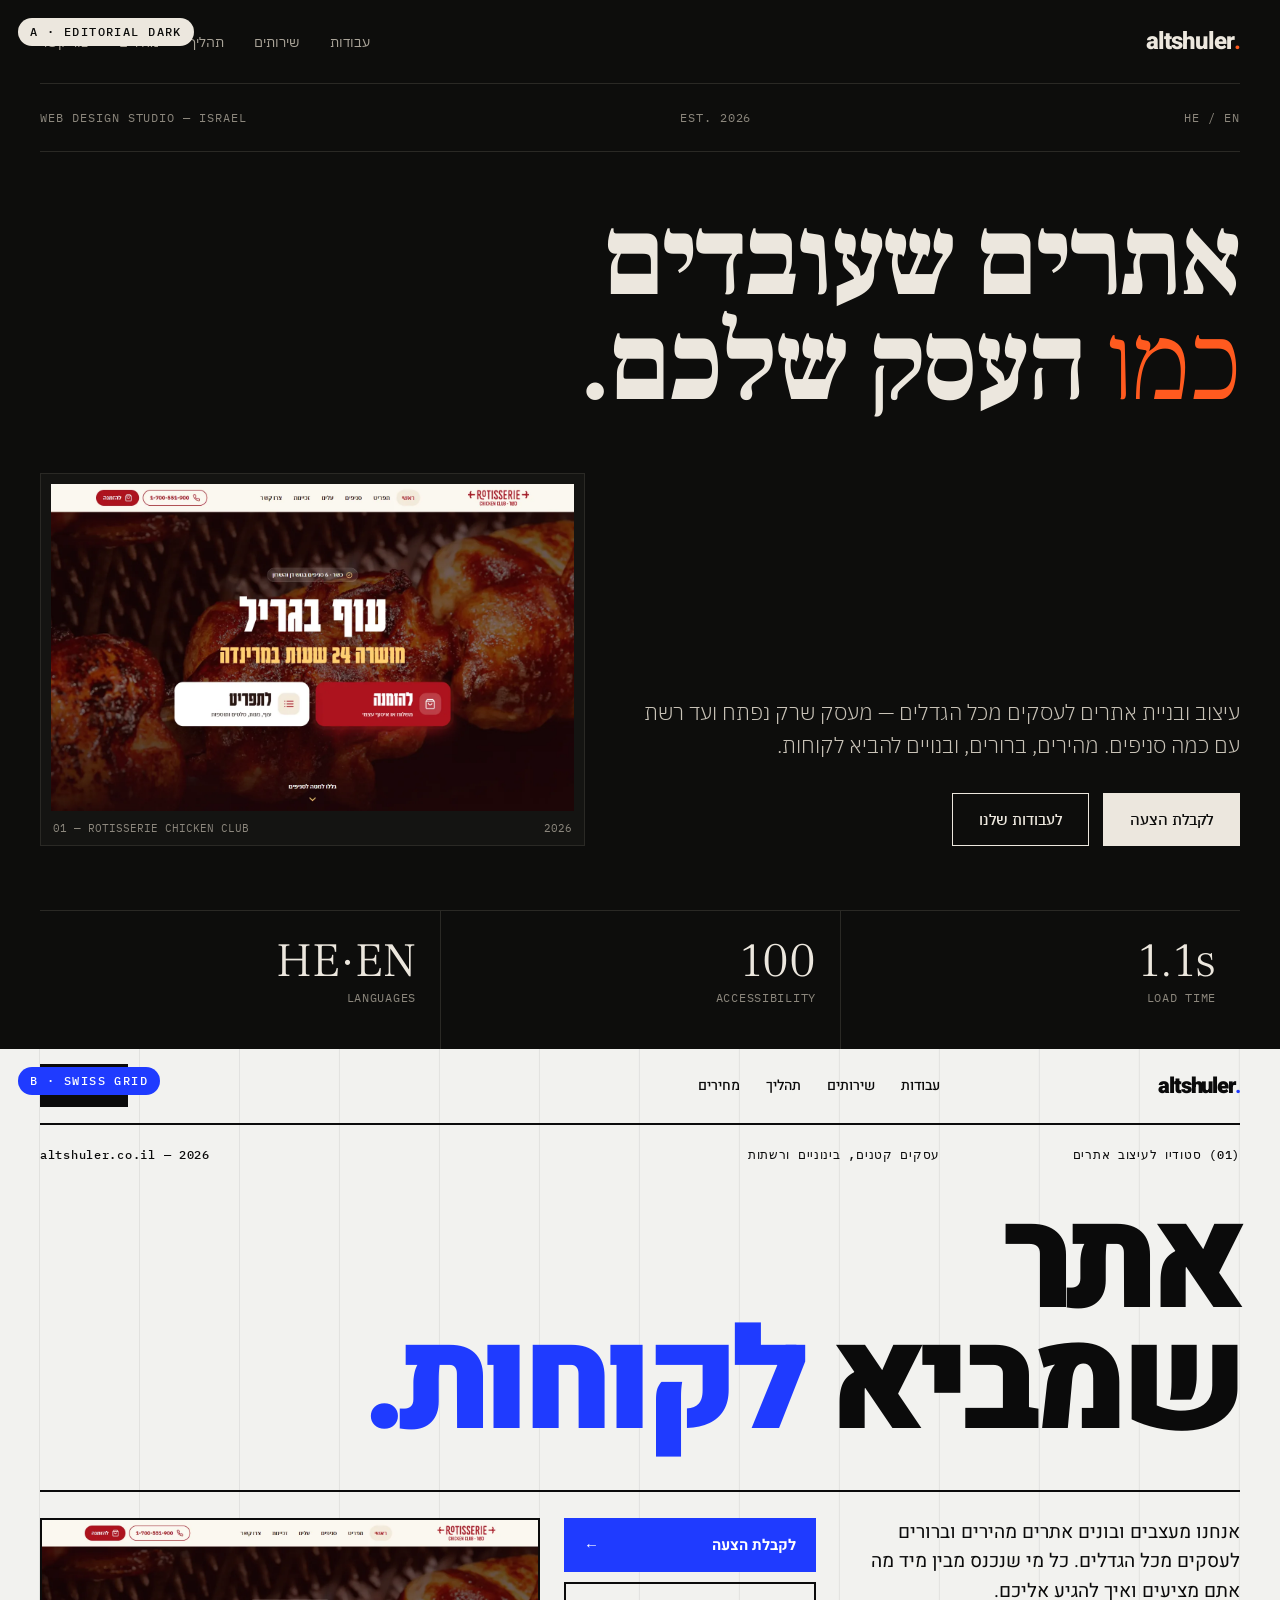
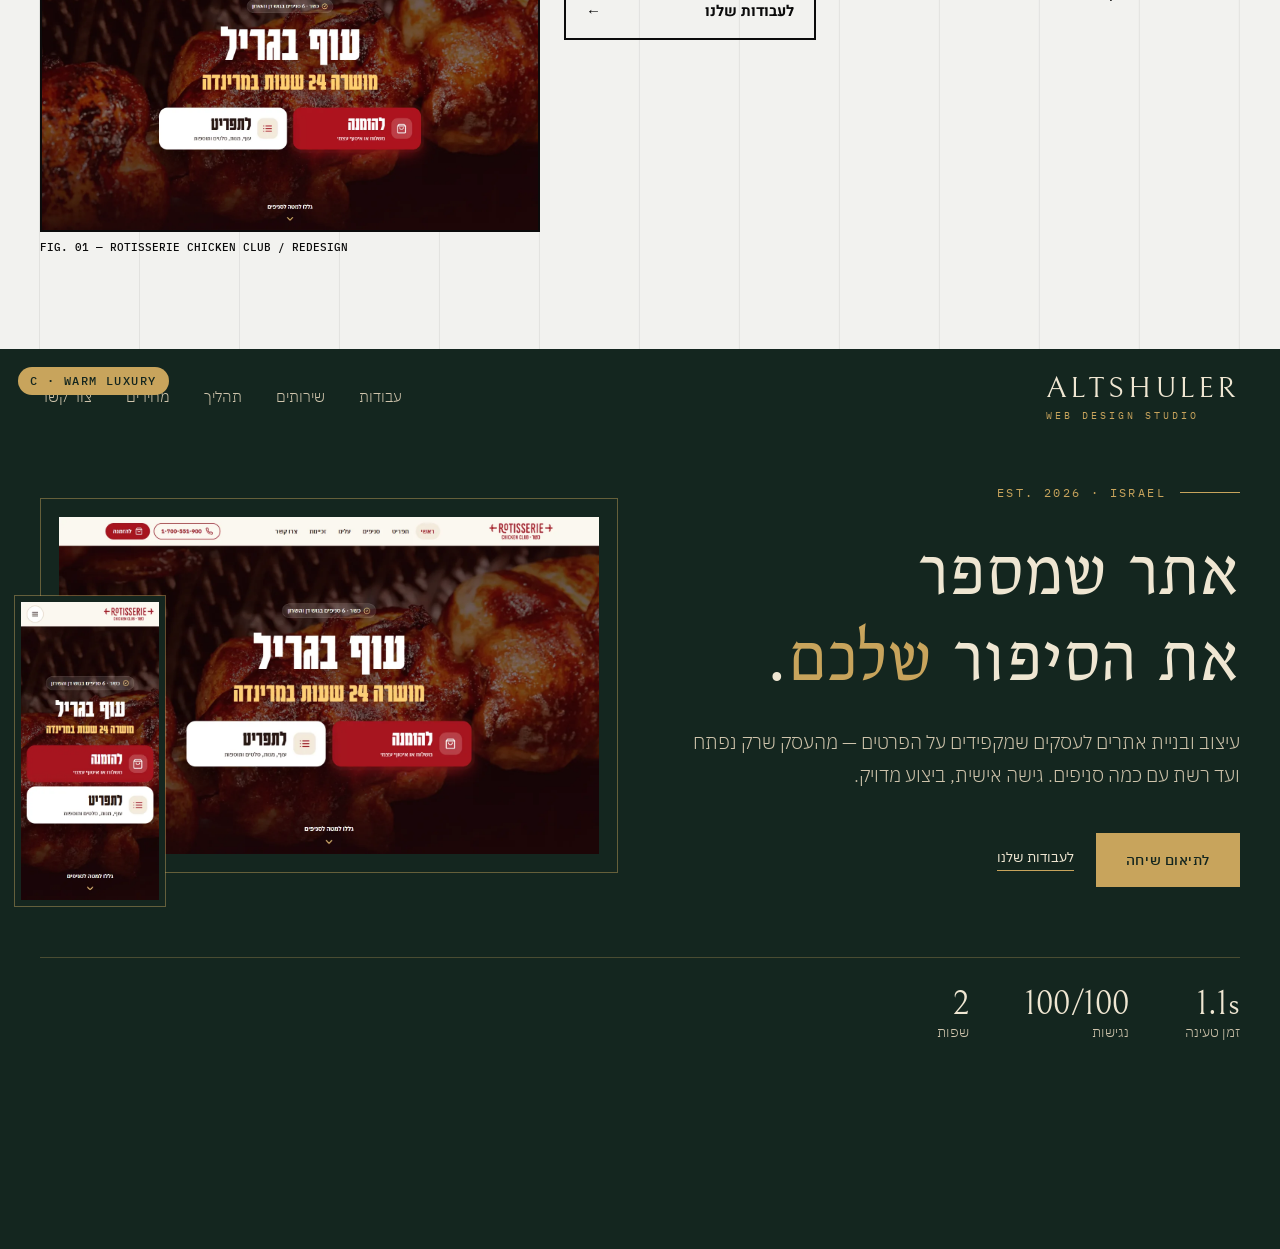
<file: _source/preview/directions.html>
<!doctype html>
<html lang="he" dir="rtl">
<head>
<meta charset="utf-8">
<meta name="viewport" content="width=device-width, initial-scale=1">
<title>Altshuler — 3 направления</title>
<link rel="preconnect" href="https://fonts.googleapis.com">
<link rel="preconnect" href="https://fonts.gstatic.com" crossorigin>
<link rel="stylesheet" href="https://fonts.googleapis.com/css2?family=Frank+Ruhl+Libre:wght@300;500;700;900&family=Heebo:wght@300;400;500;700;800;900&family=IBM+Plex+Mono:wght@400;500&family=IBM+Plex+Sans+Hebrew:wght@300;400;500;600&family=Bellefair&display=swap">
<style>
*{box-sizing:border-box;margin:0;padding:0}
body{font-family:'Heebo',sans-serif}
img{display:block;max-width:100%}
.tag{position:absolute;top:18px;left:18px;z-index:5;font:500 12px/1 'IBM Plex Mono',monospace;letter-spacing:.12em;padding:8px 12px;border-radius:999px;direction:ltr}
section{position:relative;min-height:100vh;overflow:hidden}
.wrap{max-width:1280px;margin:0 auto;padding:0 40px}
.mono{font-family:'IBM Plex Mono',monospace;direction:ltr;unicode-bidi:isolate}

/* ===== A — Editorial Dark ===== */
.a{background:#0D0D0C;color:#ECE7DE}
.a .tag{background:#ECE7DE;color:#0D0D0C}
.a .top{display:flex;justify-content:space-between;align-items:center;height:84px;border-bottom:1px solid #2A2925}
.a .logo{font:800 24px/1 'Heebo';letter-spacing:-.04em;direction:ltr}.a .logo b{color:#FF5A1F}
.a nav{display:flex;gap:30px;font:400 14px 'IBM Plex Sans Hebrew';color:#A9A398}
.a .meta{display:flex;justify-content:space-between;padding:26px 0;font:400 12px 'IBM Plex Mono';letter-spacing:.08em;color:#8C877D;border-bottom:1px solid #2A2925;direction:ltr}
.a h1{font:900 clamp(56px,8.6vw,138px)/.95 'Frank Ruhl Libre',serif;letter-spacing:-.02em;margin-top:56px}
.a h1 i{font-style:normal;font-weight:300;color:#FF5A1F}
.a .row{display:grid;grid-template-columns:1.1fr 1fr;gap:56px;margin-top:56px;align-items:end}
.a .lead{font:300 21px/1.6 'IBM Plex Sans Hebrew';color:#C9C3B8;max-width:30em}
.a .cta{display:flex;gap:14px;margin-top:30px}
.a .btn{font:500 15px 'IBM Plex Sans Hebrew';padding:16px 26px;border:1px solid #ECE7DE;color:#ECE7DE;text-decoration:none}
.a .btn.p{background:#ECE7DE;color:#0D0D0C}
.a .shot{border:1px solid #2A2925;padding:10px;background:#141412}
.a .shot figcaption{display:flex;justify-content:space-between;font:400 11px 'IBM Plex Mono';color:#8C877D;padding:10px 2px 0;direction:ltr}
.a .stats{display:grid;grid-template-columns:repeat(3,1fr);border-top:1px solid #2A2925;margin-top:64px}
.a .stats div{padding:26px 0 40px;border-left:1px solid #2A2925;padding-right:24px}
.a .stats div:last-child{border-left:0}
.a .stats b{display:block;font:300 48px/1 'Frank Ruhl Libre';direction:ltr;text-align:right}
.a .stats span{font:400 12px 'IBM Plex Mono';color:#8C877D;letter-spacing:.06em}

/* ===== B — Swiss Grid ===== */
.b{background:#F2F2EF;color:#0B0B0B;background-image:linear-gradient(to left,rgba(11,11,11,.07) 1px,transparent 1px);background-size:calc((100% - 80px)/12) 100%;background-position:40px 0}
.b .tag{background:#1F3BFF;color:#fff}
.b .top{display:grid;grid-template-columns:repeat(12,1fr);align-items:center;height:76px;border-bottom:2px solid #0B0B0B}
.b .logo{grid-column:span 3;font:900 22px 'Heebo';letter-spacing:-.05em;direction:ltr;text-align:right}.b .logo b{color:#1F3BFF}
.b nav{grid-column:span 7;display:flex;gap:26px;font:500 14px 'Heebo'}
.b .navcta{grid-column:span 2;justify-self:end;font:700 13px 'Heebo';background:#0B0B0B;color:#fff;padding:12px 18px;text-decoration:none}
.b .idx{display:grid;grid-template-columns:repeat(12,1fr);padding:22px 0;font:500 12px 'IBM Plex Mono';letter-spacing:.06em}
.b .idx span:nth-child(1){grid-column:1/4}.b .idx span:nth-child(2){grid-column:4/9}.b .idx span:nth-child(3){grid-column:9/13;text-align:left;direction:ltr}
.b h1{font:900 clamp(64px,11vw,190px)/.86 'Heebo';letter-spacing:-.055em;margin-top:18px}
.b h1 em{font-style:normal;color:#1F3BFF}
.b .grid{display:grid;grid-template-columns:repeat(12,1fr);gap:0 0;margin-top:46px;border-top:2px solid #0B0B0B}
.b .lead{grid-column:1/5;font:400 19px/1.55 'Heebo';padding:26px 0 0 24px}
.b .cta{grid-column:5/8;padding:26px 24px 0;display:flex;flex-direction:column;gap:10px}
.b .btn{font:700 15px 'Heebo';padding:16px 20px;background:#1F3BFF;color:#fff;text-decoration:none;display:flex;justify-content:space-between}
.b .btn.s{background:transparent;color:#0B0B0B;border:2px solid #0B0B0B}
.b .shot{grid-column:8/13;padding-top:26px}
.b .shot img{border:2px solid #0B0B0B}
.b .cap{font:500 11px 'IBM Plex Mono';margin-top:8px;direction:ltr;text-align:left}

/* ===== C — Warm Luxury ===== */
.c{background:#14261F;color:#EFE6D2}
.c .tag{background:#C8A45C;color:#14261F}
.c .top{display:flex;justify-content:space-between;align-items:center;height:96px}
.c .logo{font:400 30px 'Bellefair',serif;letter-spacing:.12em;direction:ltr;text-transform:uppercase}
.c .logo small{display:block;font:400 10px 'IBM Plex Mono';letter-spacing:.3em;color:#C8A45C;margin-top:4px}
.c nav{display:flex;gap:34px;font:300 15px 'IBM Plex Sans Hebrew';color:#CFC4AC}
.c .grid{display:grid;grid-template-columns:1fr 1.05fr;gap:72px;align-items:center;margin-top:40px}
.c .eyebrow{display:flex;align-items:center;gap:14px;font:400 12px 'IBM Plex Mono';letter-spacing:.2em;color:#C8A45C;direction:ltr;justify-content:flex-end}
.c .eyebrow::after{content:'';width:60px;height:1px;background:#C8A45C}
.c h1{font:400 clamp(52px,6.6vw,104px)/1.02 'Bellefair','Frank Ruhl Libre',serif;margin-top:26px}
.c h1 span{color:#C8A45C}
.c .lead{font:300 19px/1.75 'IBM Plex Sans Hebrew';color:#CFC4AC;margin-top:28px;max-width:30em}
.c .cta{display:flex;gap:22px;align-items:center;margin-top:40px}
.c .btn{font:500 14px 'IBM Plex Sans Hebrew';letter-spacing:.04em;padding:18px 30px;background:#C8A45C;color:#14261F;text-decoration:none}
.c .link{color:#EFE6D2;font:400 14px 'IBM Plex Sans Hebrew';border-bottom:1px solid #C8A45C;padding-bottom:4px;text-decoration:none}
.c .frame{position:relative;padding:18px;border:1px solid rgba(200,164,92,.45)}
.c .frame img{filter:saturate(.95)}
.c .frame .ph{position:absolute;bottom:-34px;left:-26px;width:26%;border:6px solid #14261F;outline:1px solid rgba(200,164,92,.45)}
.c .foot{display:flex;gap:56px;margin-top:70px;padding-top:26px;border-top:1px solid rgba(200,164,92,.3)}
.c .foot div{font:300 14px 'IBM Plex Sans Hebrew';color:#CFC4AC}
.c .foot b{display:block;font:400 34px 'Bellefair';color:#EFE6D2;direction:ltr;text-align:right}
@media(max-width:900px){.a .row,.c .grid{grid-template-columns:1fr}.b .lead,.b .cta,.b .shot{grid-column:1/-1}nav{display:none!important}}
</style>
</head>
<body>

<section class="a" id="A">
  <span class="tag">A · EDITORIAL DARK</span>
  <div class="wrap">
    <div class="top"><span class="logo">altshuler<b>.</b></span><nav><span>עבודות</span><span>שירותים</span><span>תהליך</span><span>מחירים</span><span>צור קשר</span></nav></div>
    <div class="meta"><span>WEB DESIGN STUDIO — ISRAEL</span><span>EST. 2026</span><span>HE / EN</span></div>
    <h1>אתרים שעובדים<br><i>כמו</i> העסק שלכם.</h1>
    <div class="row">
      <div>
        <p class="lead">עיצוב ובניית אתרים לעסקים מכל הגדלים — מעסק שרק נפתח ועד רשת עם כמה סניפים. מהירים, ברורים, ובנויים להביא לקוחות.</p>
        <div class="cta"><a class="btn p" href="#">לקבלת הצעה</a><a class="btn" href="#">לעבודות שלנו</a></div>
      </div>
      <figure class="shot"><img src="roti-desktop-1440.webp" alt=""><figcaption><span>01 — ROTISSERIE CHICKEN CLUB</span><span>2026</span></figcaption></figure>
    </div>
    <div class="stats"><div><b>1.1s</b><span>LOAD TIME</span></div><div><b>100</b><span>ACCESSIBILITY</span></div><div><b>HE·EN</b><span>LANGUAGES</span></div></div>
  </div>
</section>

<section class="b" id="B">
  <span class="tag">B · SWISS GRID</span>
  <div class="wrap">
    <div class="top"><span class="logo">altshuler<b>.</b></span><nav><span>עבודות</span><span>שירותים</span><span>תהליך</span><span>מחירים</span></nav><a class="navcta" href="#">בואו נדבר</a></div>
    <div class="idx"><span>(01) סטודיו לעיצוב אתרים</span><span>עסקים קטנים, בינוניים ורשתות</span><span>altshuler.co.il — 2026</span></div>
    <h1>אתר<br>שמביא <em>לקוחות.</em></h1>
    <div class="grid">
      <p class="lead">אנחנו מעצבים ובונים אתרים מהירים וברורים לעסקים מכל הגדלים. כל מי שנכנס מבין מיד מה אתם מציעים ואיך להגיע אליכם.</p>
      <div class="cta"><a class="btn" href="#"><span>לקבלת הצעה</span><span>←</span></a><a class="btn s" href="#"><span>לעבודות שלנו</span><span>←</span></a></div>
      <div class="shot"><img src="roti-desktop-1440.webp" alt=""><p class="cap">FIG. 01 — ROTISSERIE CHICKEN CLUB / REDESIGN</p></div>
    </div>
  </div>
</section>

<section class="c" id="C">
  <span class="tag">C · WARM LUXURY</span>
  <div class="wrap">
    <div class="top"><span class="logo">Altshuler<small>WEB DESIGN STUDIO</small></span><nav><span>עבודות</span><span>שירותים</span><span>תהליך</span><span>מחירים</span><span>צור קשר</span></nav></div>
    <div class="grid">
      <div>
        <p class="eyebrow">EST. 2026 · ISRAEL</p>
        <h1>אתר שמספר<br>את הסיפור <span>שלכם</span>.</h1>
        <p class="lead">עיצוב ובניית אתרים לעסקים שמקפידים על הפרטים — מהעסק שרק נפתח ועד רשת עם כמה סניפים. גישה אישית, ביצוע מדויק.</p>
        <div class="cta"><a class="btn" href="#">לתיאום שיחה</a><a class="link" href="#">לעבודות שלנו</a></div>
      </div>
      <div class="frame"><img src="roti-desktop-1440.webp" alt=""><img class="ph" src="roti-mobile-390.webp" alt=""></div>
    </div>
    <div class="foot"><div><b>1.1s</b>זמן טעינה</div><div><b>100/100</b>נגישות</div><div><b>2</b>שפות</div></div>
  </div>
</section>

</body>
</html>
</file>
